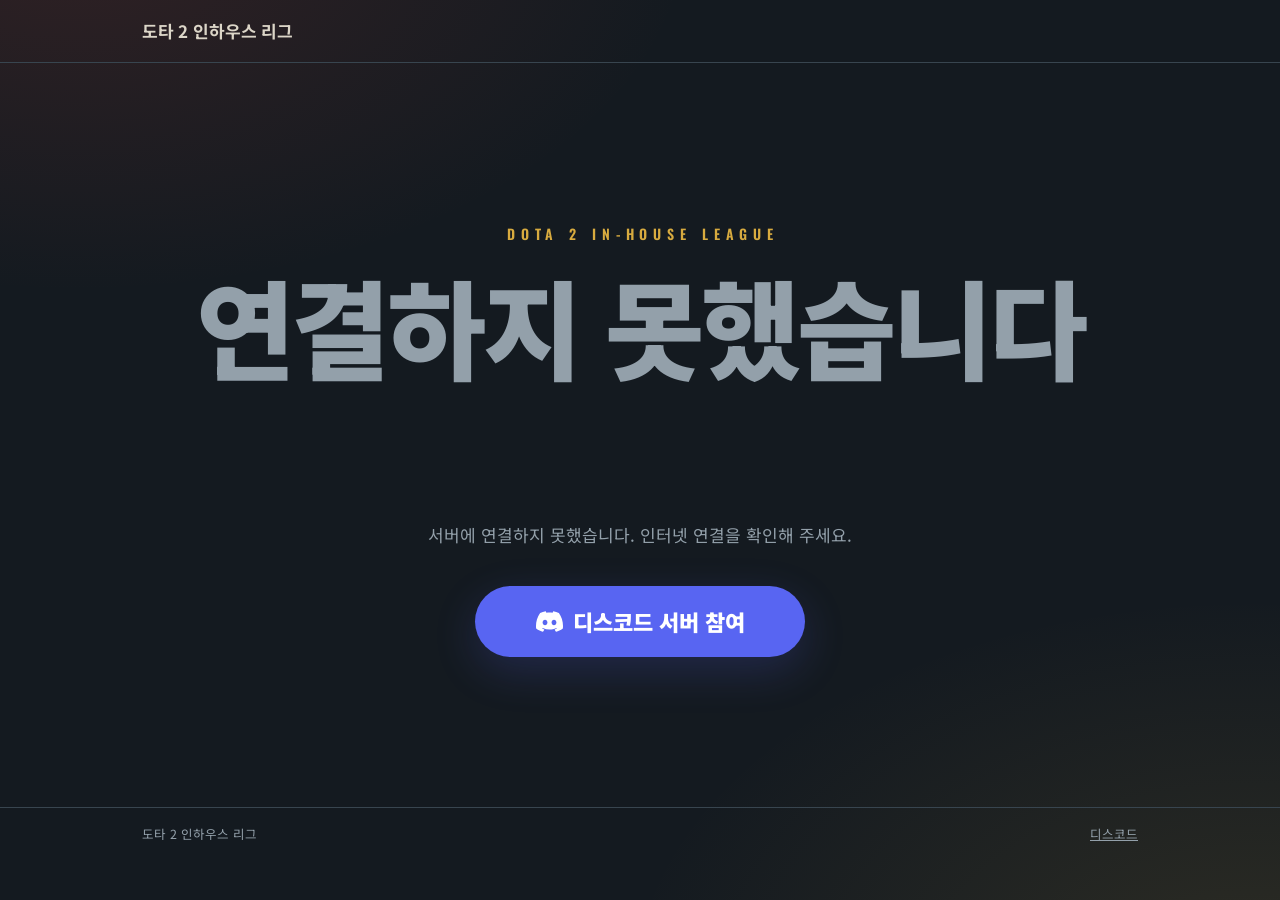
<file: index.html>
<!doctype html>
<html lang="ko">
<head>
<meta charset="utf-8">
<meta name="viewport" content="width=device-width, initial-scale=1, viewport-fit=cover">
<title>선수 등록 | 도타 2 인하우스 리그</title>
<meta name="description" content="도타 2 인하우스 리그 시즌 참가 선수 등록">
<meta name="theme-color" content="#141a20">
<link rel="preconnect" href="https://fonts.googleapis.com">
<link rel="preconnect" href="https://fonts.gstatic.com" crossorigin>
<link href="https://fonts.googleapis.com/css2?family=Oswald:wght@400;500;600&family=Noto+Sans+KR:wght@400;500;700;900&display=swap" rel="stylesheet">
<link rel="stylesheet" href="assets/site.css">
<style>
/* 첫 화면: 시즌과 모집 여부를 크게 보여 주고, 시작하기를 누르면 입력 화면으로 넘어간다 */
body.at-intro{background:
  radial-gradient(880px 520px at 6% -8%, rgba(189,68,56,.17), transparent 70%),
  radial-gradient(900px 560px at 98% 110%, rgba(216,171,63,.13), transparent 70%),
  var(--ink);background-attachment:fixed}
body.at-intro .site-head{background:transparent}
body.at-intro .site-foot{margin-top:0}
.intro{min-height:calc(100vh - 190px);min-height:calc(100dvh - 190px);display:flex;flex-direction:column;align-items:center;justify-content:center;
  text-align:center;padding:28px 0 52px}
.intro-eyebrow{margin:0 0 20px;font-family:var(--num);font-weight:600;font-size:14px;letter-spacing:.42em;text-indent:.42em;color:var(--gold)}
.intro-title{margin:0;min-height:2.24em;font-size:clamp(46px,11.5vw,108px);font-weight:900;line-height:1.12;letter-spacing:-.03em;color:#f3eee2}
.intro-title.long{font-size:clamp(36px,8.2vw,76px)}
.intro-title span{display:block}
.intro-state{color:var(--gold)}
.intro-title.closed .intro-state{color:var(--bone-dim)}
.intro-steps{list-style:none;display:flex;flex-wrap:wrap;justify-content:center;gap:8px 10px;margin:34px 0 0;padding:0;counter-reset:step;font-size:15px;font-weight:500}
.intro-steps li{counter-increment:step;display:flex;align-items:center;gap:8px}
.intro-steps li::before{content:counter(step);display:grid;place-items:center;width:24px;height:24px;border-radius:50%;
  border:1px solid var(--gold-dim);color:var(--gold);font-family:var(--num);font-size:13px}
.intro-steps li + li::after{content:"→";order:-1;color:var(--faint);margin-right:2px}
.intro-lead{margin:14px 0 0;max-width:54ch;font-size:clamp(15px,2vw,17px);color:var(--bone-dim);text-wrap:balance}
/* 시작하기와 디스코드 서버 참여: 같은 크기의 버튼을 위아래로 둔다 */
.intro-actions{display:flex;flex-direction:column;gap:12px;width:min(100%,330px);margin-top:38px}
.start{display:flex;align-items:center;justify-content:center;gap:10px;width:100%;padding:21px 20px;border:0;border-radius:999px;
  background:linear-gradient(135deg,#f6d36a,#c5942a);color:#241d09;font-size:22px;font-weight:900;line-height:1.3;text-decoration:none;
  box-shadow:0 14px 44px rgba(216,171,63,.24);transition:transform .12s,box-shadow .12s}
.start:hover{transform:translateY(-2px);box-shadow:0 20px 50px rgba(216,171,63,.32)}
.start:active{transform:translateY(1px)}
.start.discord{background:#5865f2;color:#fff;box-shadow:0 14px 44px rgba(88,101,242,.2)}
.start.discord:hover{box-shadow:0 20px 50px rgba(88,101,242,.32)}
.start.discord svg{width:27px;height:27px;flex:none}
.intro-fine{margin:18px 0 0;font-size:13px;color:var(--faint)}
.back{display:inline-block;margin:0 0 14px;font-size:13px;color:var(--bone-dim);text-decoration:none}
.back:hover{color:var(--bone)}
@media (max-width:640px){
  .intro{min-height:calc(100dvh - 230px);padding:20px 0 40px}
  .intro-eyebrow{font-size:12px;letter-spacing:.34em;text-indent:.34em}
  .intro-steps{flex-direction:column;align-items:center;gap:8px;font-size:14.5px}
  .intro-steps li + li::after{content:none}
  .intro-actions{width:100%}
}
@media (prefers-reduced-motion:reduce){ .start{transition:none} }

.reg{max-width:640px}
.state-line{margin:-14px 0 22px;font-size:14px;color:var(--bone-dim)}
/* 칸 번호는 순서대로 세어 붙인다 (칸을 더하거나 빼도 번호를 고칠 필요가 없다) */
#form{counter-reset:field}
.field{counter-increment:field;padding:18px 0;border-top:1px solid var(--line-soft)}
.field:first-of-type{border-top:0;padding-top:4px}
.field > label,.field > .label{display:flex;align-items:baseline;gap:10px;font-weight:700;font-size:15.5px;margin-bottom:8px}
.field .no{font-family:var(--num);font-weight:500;color:var(--gold);font-size:16px;min-width:14px}
.field .no::before{content:counter(field)}
.field input[type=text],.field input[type=url],.field input[type=number]{width:100%;font-size:16px;padding:11px 12px}
.field input.mmr{max-width:180px}
.help{margin:7px 0 0 24px;font-size:13px;color:var(--bone-dim)}
.ok-line{margin:7px 0 0 24px;font-size:13px;color:var(--rad)}
.warn-line{margin:7px 0 0 24px;font-size:13px;color:var(--gold)}
.err{margin:7px 0 0 24px;font-size:13.5px;color:#e58b80}
.field.has-err input{border-color:var(--dire)}
.field .body{padding-left:24px}

/* 디스코드 사용자명: 닉네임과 헷갈리지 않게, 어느 쪽을 넣는지를 입력 칸 위에 보여 준다 */
.not-nick{align-self:center;padding:1px 8px;border:1px solid var(--dire);border-radius:999px;background:var(--dire-deep);color:#f0b1a8;font-size:12px;font-weight:700;white-space:nowrap}
.dc-guide{margin:0 0 10px;padding:12px 14px;border:1px solid var(--line);border-radius:4px;background:var(--ink)}
.dc-lead{margin:0 0 10px;font-size:13.5px;color:var(--bone)}
.dc-lead b{color:var(--gold)}
.dc-names{list-style:none;margin:0;padding:0;display:grid;gap:6px}
.dc-names li{display:flex;align-items:center;gap:10px;padding:8px 10px;border-radius:3px;border:1px solid var(--line-soft);font-size:14px}
.dc-names .mark{flex:none;width:22px;height:22px;display:grid;place-items:center;border-radius:50%;font-size:13px;font-weight:700}
.dc-names .what{flex:1;min-width:0;font-weight:700}
.dc-names .what small{display:block;font-size:12px;font-weight:400;color:var(--bone-dim)}
.dc-names .val{flex:none;max-width:48%;overflow:hidden;text-overflow:ellipsis;white-space:nowrap}
.dc-names .bad{color:var(--bone-dim)}
.dc-names .bad .mark{background:var(--dire-deep);color:#f0b1a8}
.dc-names .bad .val{text-decoration:line-through;text-decoration-color:var(--dire)}
.dc-names .good{border-color:var(--rad);background:rgba(121,166,60,.08)}
.dc-names .good .mark{background:var(--rad);color:#10160a}
.dc-names .good .val{font-family:ui-monospace,Consolas,monospace;font-weight:700;color:#cfe3a8}
.dc-where{margin:10px 0 0;font-size:13px;color:var(--bone-dim)}
.dc-where b{color:var(--bone);font-weight:500}

/* 포지션 순서: 끌어서 위아래로 옮긴다. 맨 위가 1지망 */
.ranks{list-style:none;margin:0;padding:0;max-width:440px;display:flex;flex-direction:column;gap:8px;position:relative;
  counter-reset:rank;user-select:none;-webkit-user-select:none}
.rank{counter-increment:rank;display:flex;align-items:center;gap:10px;min-height:52px;padding:0 4px 0 14px;
  background:var(--ink);border:1px solid var(--line);border-radius:4px;cursor:grab}
.rank .rk{font-family:var(--num);font-size:14px;color:var(--faint);min-width:44px}
.rank .rk::before{content:counter(rank) "지망"}
.rank .nm{font-weight:700;font-size:15.5px}
.rank .sub{font-size:12px;color:var(--bone-dim)}
.rank .grip{margin-left:auto;width:44px;height:44px;display:grid;place-items:center;background:none;border:0;border-radius:3px;
  color:var(--faint);cursor:grab;touch-action:none}
.rank:hover{border-color:var(--bone-dim)}
.rank:hover .grip{color:var(--bone-dim)}
.rank:first-child{border-color:var(--gold);background:#2b2616}
.rank:first-child .rk{color:var(--gold)}
.rank.dragging{position:relative;z-index:2;cursor:grabbing;border-color:var(--gold);background:#2b2616;box-shadow:0 8px 22px rgba(0,0,0,.45)}
.rank.dragging .grip{cursor:grabbing;color:var(--gold)}
.order{display:flex;flex-wrap:wrap;align-items:center;gap:6px 10px;margin-top:12px;font-size:14px;min-height:26px}
.order .set{color:var(--rad)}
.order .empty{color:var(--faint)}
.linkbtn{background:none;border:0;padding:0;color:var(--bone-dim);text-decoration:underline;text-underline-offset:3px;font-size:13px}
.linkbtn:hover{color:var(--bone)}

.confirm{display:flex;gap:10px;align-items:flex-start;margin:20px 0 0;padding:14px 16px;border:1px solid var(--line);border-radius:4px;background:var(--ink-2);cursor:pointer}
.confirm input{margin-top:5px;width:17px;height:17px;accent-color:var(--gold);flex:none}
.confirm .warn{display:block;margin-top:4px;font-size:13.5px;color:var(--bone-dim)}
.actions{display:flex;flex-wrap:wrap;gap:12px;align-items:center;margin-top:20px}
.actions .btn.gold{padding:12px 26px;font-size:16px}
.form-err{margin-top:16px}
.hp{position:absolute;left:-9999px;width:1px;height:1px;overflow:hidden}

.done h2{font-size:20px;margin:0 0 8px}
.done p{margin:0 0 10px;color:var(--bone-dim);max-width:56ch}
.done .actions{margin-top:18px}
@media (max-width:640px){
  .help,.ok-line,.warn-line,.err{margin-left:0}
  .field .body{padding-left:0}
}
</style>
</head>
<body>
<header id="site-head"></header>

<main class="wrap">
  <section class="intro" id="intro">
    <p class="intro-eyebrow">DOTA 2 IN-HOUSE LEAGUE</p>
    <h1 class="intro-title" id="introTitle"><span id="introSeason" hidden></span><span class="intro-state" id="introState"></span></h1>
    <ol class="intro-steps" id="introSteps" hidden>
      <li>정보 입력</li>
      <li>리그 관리자 승인</li>
      <li>디스코드에서 내전 참여</li>
    </ol>
    <p class="intro-lead" id="introLead">등록 상태를 확인하고 있습니다.</p>
    <div class="intro-actions">
      <button class="start" type="button" id="btnStart" hidden>시작하기</button>
      <a class="start discord" id="introDiscord" target="_blank" rel="noopener" hidden>
        <svg viewBox="0 0 24 24" fill="currentColor" aria-hidden="true"><path d="M20.317 4.3698a19.7913 19.7913 0 00-4.8851-1.5152.0741.0741 0 00-.0785.0371c-.211.3753-.4447.8648-.6083 1.2495-1.8447-.2762-3.68-.2762-5.4868 0-.1636-.3933-.4058-.8742-.6177-1.2495a.077.077 0 00-.0785-.037 19.7363 19.7363 0 00-4.8852 1.515.0699.0699 0 00-.0321.0277C.5334 9.0458-.319 13.5799.0992 18.0578a.0824.0824 0 00.0312.0561c2.0528 1.5076 4.0413 2.4228 5.9929 3.0294a.0777.0777 0 00.0842-.0276c.4616-.6304.8731-1.2952 1.226-1.9942a.076.076 0 00-.0416-.1057c-.6528-.2476-1.2743-.5495-1.8722-.8923a.077.077 0 01-.0076-.1277c.1258-.0943.2517-.1923.3718-.2914a.0743.0743 0 01.0776-.0105c3.9278 1.7933 8.18 1.7933 12.0614 0a.0739.0739 0 01.0785.0095c.1202.099.246.1981.3728.2924a.077.077 0 01-.0066.1276 12.2986 12.2986 0 01-1.873.8914.0766.0766 0 00-.0407.1067c.3604.698.7719 1.3628 1.225 1.9932a.076.076 0 00.0842.0286c1.961-.6067 3.9495-1.5219 6.0023-3.0294a.077.077 0 00.0313-.0552c.5004-5.177-.8382-9.6739-3.5485-13.6604a.061.061 0 00-.0312-.0286zM8.02 15.3312c-1.1825 0-2.1569-1.0857-2.1569-2.419 0-1.3332.9555-2.4189 2.157-2.4189 1.2108 0 2.1757 1.0952 2.1568 2.419 0 1.3332-.9555 2.4189-2.1569 2.4189zm7.9748 0c-1.1825 0-2.1569-1.0857-2.1569-2.419 0-1.3332.9554-2.4189 2.1569-2.4189 1.2108 0 2.1757 1.0952 2.1568 2.419 0 1.3332-.946 2.4189-2.1568 2.4189z"/></svg>
        디스코드 서버 참여
      </a>
    </div>
    <p class="intro-fine" id="introFine" hidden>이미 승인된 선수는 시즌이 바뀌어도 다시 등록하지 않습니다.</p>
  </section>

  <div class="reg" id="reg" hidden>
    <a class="back" href="#">← 처음 화면</a>
    <h1 class="page-title">선수 등록</h1>
    <p class="page-lead">시즌에 참가하려면 아래 내용을 입력해 주세요. 리그 관리자가 승인하기 전까지는 같은 스팀 프로필로 다시 제출해 정보를 고칠 수 있습니다. 한 번 승인되면 시즌이 바뀌어도 다시 등록하지 않습니다.</p>
    <p class="state-line" id="stateLine" hidden></p>

    <div class="notice" id="loading">등록 상태를 확인하고 있습니다.</div>
    <div class="notice bad" id="blocked" hidden></div>

    <form class="panel" id="form" novalidate hidden>
      <div class="field" data-f="nickname">
        <label for="nickname"><span class="no"></span>닉네임</label>
        <div class="body">
          <input type="text" id="nickname" name="nickname" maxlength="20" autocomplete="nickname" required>
        </div>
        <p class="help">순위표와 팀 편성에 이 이름으로 나옵니다. 도타 2에서 쓰는 닉네임을 권합니다. 다른 선수가 쓰고 있거나 지난 시즌에 쓰던 닉네임은 쓸 수 없습니다.</p>
        <p class="err" hidden></p>
      </div>

      <div class="field" data-f="steam">
        <label for="steam"><span class="no"></span>스팀 프로필 주소</label>
        <div class="body">
          <input type="url" id="steam" name="steam" inputmode="url" autocomplete="off" placeholder="https://steamcommunity.com/profiles/7656…" required>
        </div>
        <p class="help">스팀에서 내 프로필을 열고 주소를 복사해 붙여넣으세요. 앱에서는 프로필 화면 빈 곳을 오른쪽 클릭해 "페이지 URL 복사"를 고르면 됩니다.</p>
        <p class="ok-line" hidden></p>
        <p class="err" hidden></p>
      </div>

      <div class="field" data-f="discord">
        <label for="discord"><span class="no"></span>디스코드 사용자명 <span class="not-nick">닉네임 아님</span></label>
        <div class="body">
          <!-- 닉네임을 적어 내는 선수가 많아서(운영자가 2026-10-08에 알려 옴) 무엇을 넣는지를 입력 칸보다 먼저, 그림처럼 보여 준다 -->
          <div class="dc-guide" id="dcGuide">
            <p class="dc-lead">디스코드에는 이름이 두 가지 있습니다. 닉네임이 아니라 <b>사용자명</b>을 넣어 주세요.</p>
            <ul class="dc-names">
              <li class="bad"><span class="mark" aria-hidden="true">✕</span><span class="what">닉네임 <small>표시 이름, 서버 별명</small></span><span class="val">도타왕 김씨</span></li>
              <li class="good"><span class="mark" aria-hidden="true">✓</span><span class="what">사용자명 <small>아이디</small></span><span class="val">dota_kim</span></li>
            </ul>
            <p class="dc-where">확인하는 곳: 디스코드 <b>설정(톱니바퀴) → 내 계정 → 사용자명</b></p>
          </div>
          <input type="text" id="discord" name="discord" autocomplete="off" autocapitalize="none" spellcheck="false" placeholder="예) dota_kim" aria-describedby="dcGuide" required>
        </div>
        <p class="ok-line" hidden></p>
        <p class="warn-line" hidden></p>
        <p class="help">사용자명은 영문 소문자, 숫자, 밑줄(_), 마침표(.)로만 되어 있습니다. 한글이나 띄어쓰기가 들어 있으면 닉네임입니다. 이 사용자명으로 디스코드에서 리그 선수 역할을 드리고 내전의 팀을 짭니다. 숫자로 된 사용자 ID를 넣어도 됩니다.</p>
        <p class="err" hidden></p>
      </div>

      <div class="field" data-f="mmr">
        <label for="mmr"><span class="no"></span>현재 MMR</label>
        <div class="body">
          <input type="number" class="mmr num" id="mmr" name="mmr" inputmode="numeric" min="0" max="15000" step="1" required>
        </div>
        <p class="help">도타 2 랭크 게임 화면에 보이는 지금 MMR을 그대로 넣어 주세요. 인하우스 MMR은 이 값에서 시작합니다.</p>
        <p class="err" hidden></p>
      </div>

      <div class="field" data-f="peak">
        <label for="peak"><span class="no"></span>최고 MMR</label>
        <div class="body">
          <input type="number" class="mmr num" id="peak" name="peak" inputmode="numeric" min="0" max="15000" step="1" required>
        </div>
        <p class="help">도타 2를 하면서 가장 높았던 MMR입니다. 참고용으로만 쓰이며, 인하우스 MMR은 현재 MMR을 기준으로 정해집니다.</p>
        <p class="err" hidden></p>
      </div>

      <div class="field" data-f="prefs">
        <div class="label" id="prefsLabel"><span class="no"></span>포지션 순서</div>
        <div class="body">
          <p class="help" style="margin:0 0 12px">하고 싶은 포지션이 위로 오도록 끌어서 순서를 바꾸세요. 맨 위가 1지망입니다. 휴대폰에서는 오른쪽 손잡이를 잡고 끕니다. 서폿은 4번과 5번을 함께 뜻하며, 둘 중 어디를 맡을지는 팀을 짤 때 정해집니다.</p>
          <ol class="ranks" id="ranks" aria-labelledby="prefsLabel"></ol>
          <div class="order" id="order" aria-live="polite"></div>
        </div>
        <p class="err" hidden></p>
      </div>

      <label class="confirm">
        <input type="checkbox" id="mine">
        <span>부계정이나 다른 사람 계정이 아닌, 본인의 본계정으로 등록합니다.
          <span class="warn">위반 시 현재 및 향후 시즌 참여 제한 등의 조치가 취해질 수 있습니다.</span></span>
      </label>

      <div class="hp" aria-hidden="true">
        <label>웹사이트 <input type="text" id="website" tabindex="-1" autocomplete="off"></label>
      </div>

      <div class="notice bad form-err" id="formErr" hidden></div>
      <div class="actions">
        <button class="btn gold" type="submit" id="submit">등록하기</button>
      </div>
    </form>

    <section class="panel done" id="done" hidden>
      <h2 id="doneTitle">등록을 마쳤습니다</h2>
      <p id="doneBack" hidden></p>
      <p>리그 관리자가 확인한 뒤 디스코드에서 리그 선수 역할을 드립니다. 내전 모집 공지는 디스코드로만 나가니 서버에 들어와 알림을 켜 두세요.</p>
      <p>승인 전에는 같은 스팀 프로필로 다시 제출해 정보를 고칠 수 있습니다. 승인된 뒤에 바꿀 내용이 생기면 리그 관리자에게 알려 주세요.</p>
      <div class="actions">
        <a class="btn gold" id="doneInvite" target="_blank" rel="noopener" hidden>디스코드 서버 참여</a>
        <button class="btn ghost" type="button" id="again">입력한 정보 고치기</button>
      </div>
    </section>
  </div>
</main>

<footer id="site-foot"></footer>

<script src="config.js"></script>
<script src="assets/site.js?v=17"></script>
<script>
(function(){
  const {L, api, mountChrome, setSeason, PREF_LABEL} = window.Site;
  const $ = s => document.querySelector(s);
  mountChrome('register');

  /* ---------- 포지션 순서: 끌어서 위아래로 옮긴다 ---------- */
  const SUB = ['', '1번', '2번', '3번', '4·5번'];
  const GRIP = '<svg width="16" height="16" viewBox="0 0 16 16" fill="currentColor" aria-hidden="true">' +
    [3, 8, 13].map(y => '<circle cx="5" cy="' + y + '" r="1.4"/><circle cx="11" cy="' + y + '" r="1.4"/>').join('') + '</svg>';
  const ranks = $('#ranks');
  const calm = window.matchMedia('(prefers-reduced-motion: reduce)').matches;
  let order = [1, 2, 3, 4];             // 위에서부터 지망 순서대로 포지션 번호(1~4)
  let orderSet = false;                 // 한 번이라도 옮겼거나 "그대로 할게요"를 눌렀는지. 처음 순서가 무심코 제출되는 것을 막는다

  ranks.innerHTML = order.map(n =>
    '<li class="rank" data-n="' + n + '"><span class="rk" aria-hidden="true"></span>' +
    '<span class="nm">' + PREF_LABEL[n] + '</span><span class="sub">' + SUB[n] + '</span>' +
    '<button type="button" class="grip" title="끌어서 옮기기">' + GRIP + '</button></li>').join('');

  function syncPrefs(){
    order = [...ranks.children].map(li => Number(li.dataset.n));
    [...ranks.children].forEach((li, i) => li.querySelector('.grip').setAttribute('aria-label',
      PREF_LABEL[order[i]] + ', 지금 ' + (i + 1) + '지망. 위아래 화살표 키로 순서를 바꿉니다'));
    $('#order').innerHTML = orderSet
      ? '<span class="set">' + order.map((n, i) => (i + 1) + '지망 ' + PREF_LABEL[n]).join(', ') + '</span>'
      : '<span class="empty">아직 순서를 정하지 않았습니다.</span> <button type="button" class="linkbtn" id="keepOrder">지금 순서 그대로 할게요</button>';
  }
  function settle(){
    orderSet = true;
    syncPrefs();
    clearErr('prefs');
  }
  $('#order').addEventListener('click', e => {
    if(e.target.id !== 'keepOrder') return;
    settle();
    ranks.querySelector('.grip').focus();
  });

  // 줄을 옮긴 뒤, 자리가 바뀐 줄들이 순간 이동하지 않고 미끄러지게 한다. skip은 손에 잡혀 있는 줄
  function reflow(move, skip){
    const rows = [...ranks.children].filter(li => li !== skip);
    const from = rows.map(li => li.getBoundingClientRect().top);
    move();
    if(calm) return;
    const moved = rows.filter((li, i) => {
      const dy = from[i] - li.getBoundingClientRect().top;
      if(!dy) return false;
      li.style.transition = 'none';
      li.style.transform = 'translateY(' + dy + 'px)';
      return true;
    });
    ranks.offsetHeight;                 // 옮기기 전 위치를 한 번 그려 놓아야 아래 변화가 움직임으로 보인다
    moved.forEach(li => { li.style.transition = 'transform .14s'; li.style.transform = ''; });
  }

  let drag = null;
  ranks.addEventListener('pointerdown', e => {
    const row = e.target.closest('.rank');
    // 터치는 손잡이를 잡았을 때만 끈다. 줄의 다른 곳을 쓸면 화면이 그대로 스크롤된다
    if(!row || e.button !== 0 || (e.pointerType !== 'mouse' && !e.target.closest('.grip'))) return;
    e.preventDefault();
    if(drag) drop({pointerId: drag.id});          // 앞선 끌기가 끝나지 않은 채 남아 있으면 먼저 정리한다
    drag = {row, id: e.pointerId, grab: e.clientY - row.getBoundingClientRect().top, was: order.join()};
    try{ ranks.setPointerCapture(e.pointerId); }catch(err){ /* 잡지 못해도 목록 안에서는 그대로 끌 수 있다 */ }
    row.style.transition = 'none';
    row.classList.add('dragging');
  });
  ranks.addEventListener('pointermove', e => {
    if(!drag || e.pointerId !== drag.id) return;
    const row = drag.row, h = row.offsetHeight;
    const y = Math.max(0, Math.min(ranks.clientHeight - h, e.clientY - ranks.getBoundingClientRect().top - drag.grab));
    // 잡힌 줄의 가장자리가 옆 줄의 가운데를 넘으면 자리를 바꾼다. 빨리 끌면 한 번에 여러 줄을 지나갈 수 있다.
    // 잡힌 줄은 그대로 두고 옆 줄을 옮긴다
    for(;;){
      const next = row.nextElementSibling, prev = row.previousElementSibling;
      if(next && y + h > next.offsetTop + next.offsetHeight / 2) reflow(() => ranks.insertBefore(next, row), row);
      else if(prev && y < prev.offsetTop + prev.offsetHeight / 2) reflow(() => ranks.insertBefore(prev, row.nextElementSibling), row);
      else break;
    }
    row.style.transform = 'translateY(' + (y - row.offsetTop) + 'px)';
  });
  function drop(e){
    if(!drag || e.pointerId !== drag.id) return;
    const row = drag.row, changed = drag.was !== [...ranks.children].map(li => li.dataset.n).join();
    drag = null;
    row.classList.remove('dragging');
    row.style.transition = calm ? 'none' : 'transform .12s';
    row.style.transform = '';
    if(changed) settle();
  }
  ranks.addEventListener('pointerup', drop);
  ranks.addEventListener('pointercancel', e => {
    // 끌다가 끊기면(전화가 오는 등) 끌기 전 순서로 되돌린다
    if(drag && e.pointerId === drag.id) drag.was.split(',').forEach(n => ranks.appendChild(ranks.querySelector('[data-n="' + n + '"]')));
    drop(e);
  });
  ranks.addEventListener('keydown', e => {
    const row = e.target.closest('.grip') && e.target.closest('.rank');
    if(!row || (e.key !== 'ArrowUp' && e.key !== 'ArrowDown')) return;
    e.preventDefault();
    const prev = row.previousElementSibling, next = row.nextElementSibling;
    // 초점이 손잡이에 그대로 남도록, 누른 줄이 아니라 옆 줄을 옮긴다
    if(e.key === 'ArrowUp' && prev) reflow(() => ranks.insertBefore(prev, next));
    else if(e.key === 'ArrowDown' && next) reflow(() => ranks.insertBefore(next, row));
    else return;
    settle();
  });

  /* ---------- 입력 확인 (서버와 같은 기준) ---------- */
  function parseSteam(v){
    const s = v.trim();
    let m = s.match(/^(?:https?:\/\/)?(?:www\.)?steamcommunity\.com\/profiles\/(7656\d{13})\/?(?:[?#].*)?$/i) || s.match(/^(7656\d{13})$/);
    if(m) return {text: '숫자 ID ' + m[1] + ' 주소입니다. 등록할 때 스팀에서 확인합니다.'};
    m = s.match(/^(?:https?:\/\/)?(?:www\.)?steamcommunity\.com\/id\/([A-Za-z0-9_-]{2,64})\/?(?:[?#].*)?$/i);
    if(m) return {text: '사용자 지정 주소 ' + m[1] + '입니다. 등록할 때 스팀에서 확인합니다.'};
    return null;
  }
  const normDiscord = v => v.trim().replace(/^@/, '').toLowerCase();
  const discordOk = s => /^\d{17,20}$/.test(s) || (/^[a-z0-9_.]{2,32}$/.test(s) && !/\.\./.test(s));
  const checks = {
    nickname: v => !v.trim() ? '닉네임을 넣어 주세요' : v.trim().length > 20 ? '닉네임은 20자 이내로 넣어 주세요' : '',
    steam: v => !v.trim() ? '스팀 프로필 주소를 넣어 주세요' : parseSteam(v) ? '' :
      'steamcommunity.com/profiles/숫자 또는 steamcommunity.com/id/이름 모양의 주소를 넣어 주세요',
    discord: v => {
      const s = normDiscord(v);
      if(!s) return '디스코드 사용자명을 넣어 주세요';
      if(discordOk(s)) return '';
      if(/#\d{4}$/.test(s)) return '이름#1234 모양은 이제 쓰이지 않습니다. 디스코드 프로필에 보이는 지금 사용자명을 넣어 주세요.';
      // 한글이나 띄어쓰기처럼 사용자명에 올 수 없는 글자가 있으면 닉네임을 적은 것이다
      if(/[^\x21-\x7e]/.test(s)) return '닉네임을 넣으신 것 같습니다. 사용자명에는 한글이나 띄어쓰기가 없습니다. 디스코드 설정 → 내 계정에서 사용자명을 확인해 주세요.';
      return '사용자명은 영문 소문자, 숫자, 밑줄(_), 마침표(.)로 된 2~32자입니다. 닉네임이 아니라 디스코드 설정 → 내 계정의 사용자명을 넣어 주세요.';
    },
    mmr: v => {
      if(String(v).trim() === '') return 'MMR을 넣어 주세요';
      const n = Number(v);
      return Number.isInteger(n) && n >= 0 && n <= 15000 ? '' : 'MMR은 0부터 15000 사이의 정수로 넣어 주세요';
    },
    peak: v => {
      if(String(v).trim() === '') return '최고 MMR을 넣어 주세요. 지금이 가장 높다면 현재 MMR과 같은 값을 넣으면 됩니다.';
      const n = Number(v);
      if(!(Number.isInteger(n) && n >= 0 && n <= 15000)) return '최고 MMR은 0부터 15000 사이의 정수로 넣어 주세요';
      // 현재 MMR 칸이 제대로 채워져 있을 때만 견준다
      const now = $('#mmr').value;
      return !checks.mmr(now) && n < Number(now) ? '최고 MMR은 현재 MMR보다 낮을 수 없습니다. 지금이 가장 높다면 현재 MMR과 같은 값을 넣어 주세요.' : '';
    }
  };
  function fieldEl(name){ return document.querySelector('.field[data-f="' + name + '"]'); }
  function setErr(name, msg){
    const f = fieldEl(name);
    const p = f.querySelector('.err');
    p.textContent = msg; p.hidden = !msg;
    f.classList.toggle('has-err', !!msg);
    // 오류와 "확인합니다" 안내가 함께 보이지 않게
    if(msg) f.querySelectorAll('.ok-line, .warn-line').forEach(el => { el.hidden = true; });
    const input = f.querySelector('input');
    if(input){
      if(msg){ input.setAttribute('aria-invalid', 'true'); }
      else input.removeAttribute('aria-invalid');
    }
  }
  const clearErr = name => setErr(name, '');
  Object.keys(checks).forEach(name => {
    const input = document.getElementById(name);
    input.addEventListener('blur', () => { if(input.value) setErr(name, checks[name](input.value)); });
    input.addEventListener('input', () => { if(fieldEl(name).classList.contains('has-err')) setErr(name, checks[name](input.value)); });
  });
  $('#steam').addEventListener('input', () => {
    const r = parseSteam($('#steam').value);
    const ok = fieldEl('steam').querySelector('.ok-line');
    ok.textContent = r ? r.text : ''; ok.hidden = !r;
  });
  // 디스코드: 받아들일 수 있는 값이면 어떤 계정으로 등록되는지 되짚어 보여 준다. 영문 닉네임은 모양만으로는 사용자명과 가릴 수 없어서,
  // 본인이 프로필과 한 번 더 견줘 보게 하는 것이다. 대문자가 섞여 있으면(사용자명에는 대문자가 없다) 닉네임일 수 있다고 알린다
  function echoDiscord(){
    const f = fieldEl('discord'), raw = $('#discord').value.trim().replace(/^@/, ''), s = raw.toLowerCase();
    const ok = f.querySelector('.ok-line'), warn = f.querySelector('.warn-line');
    const fine = discordOk(s) && !f.classList.contains('has-err');
    ok.textContent = !fine ? '' : /^\d+$/.test(s) ? '숫자로 된 사용자 ID로 등록합니다.'
      : '@' + s + ' 계정으로 등록합니다. 디스코드 설정 → 내 계정의 사용자명과 글자 하나까지 같은지 확인해 주세요.';
    ok.hidden = !fine;
    const caps = fine && /[A-Z]/.test(raw);
    warn.textContent = caps ? '대문자가 섞여 있습니다. 사용자명에는 대문자가 없으니, 닉네임을 넣은 것은 아닌지 확인해 주세요.' : '';
    warn.hidden = !caps;
  }
  $('#discord').addEventListener('input', echoDiscord);
  $('#discord').addEventListener('blur', echoDiscord);
  // 현재 MMR을 고치면 최고 MMR과의 앞뒤가 달라질 수 있으니 그 칸도 다시 본다
  $('#mmr').addEventListener('input', () => { if($('#peak').value) setErr('peak', checks.peak($('#peak').value)); });

  /* ---------- 보내기 ---------- */
  function showForm(){
    $('#loading').hidden = true; $('#blocked').hidden = true;
    $('#done').hidden = true; $('#form').hidden = false;
  }
  function block(html){
    $('#loading').hidden = true; $('#form').hidden = true; $('#done').hidden = true;
    $('#blocked').innerHTML = html; $('#blocked').hidden = false;
  }
  // r.returning: 지난 시즌에 승인됐던 선수라 서버가 MMR을 이어받게 했다. 적어 낸 현재 MMR은 쓰이지 않으므로 그 사실을 알려 준다
  function showDone(r){
    $('#doneTitle').textContent = r.updated ? '등록 정보를 고쳤습니다' : '등록을 마쳤습니다';
    let back = '';
    if(r.returning){
      const season = r.from || '지난 시즌';
      back = r.updated ? '지난 시즌에서 이어받은 MMR ' + r.mmr + '은 그대로 두고, 닉네임과 포지션 순서, 최고 MMR만 고쳤습니다.'
        : r.inhouse ? season + '에 참가한 선수로 확인했습니다. 인하우스 MMR은 그 시즌이 끝났을 때의 ' + r.mmr + '에서 이어집니다. 방금 적은 현재 MMR은 쓰지 않습니다.'
        : season + '에 승인된 선수로 확인했습니다. MMR은 그때 등록한 ' + r.mmr + '에서 이어집니다. 방금 적은 현재 MMR은 쓰지 않습니다.';
    }
    $('#doneBack').textContent = back; $('#doneBack').hidden = !back;
    $('#form').hidden = true; $('#done').hidden = false;
    $('#done').scrollIntoView({block: 'start', behavior: 'smooth'});
    $('#doneTitle').setAttribute('tabindex', '-1'); $('#doneTitle').focus({preventScroll: true});
  }
  function inviteHtml(){
    return L.discordInvite ? '<p><a href="' + Site.esc(L.discordInvite) + '" target="_blank" rel="noopener">디스코드 서버 참여</a></p>' : '';
  }

  $('#form').addEventListener('submit', async e => {
    e.preventDefault();
    $('#formErr').hidden = true;
    let first = null;
    Object.keys(checks).filter(name => !fieldEl(name).hidden).forEach(name => {
      const msg = checks[name](document.getElementById(name).value);
      setErr(name, msg);
      if(msg && !first) first = document.getElementById(name);
    });
    if(!orderSet){
      setErr('prefs', '포지션 순서를 정해 주세요. 지금 순서가 맞으면 "지금 순서 그대로 할게요"를 눌러 주세요.');
      if(!first) first = $('#ranks .grip');
    }
    if(first){ first.focus(); return; }
    if(!$('#mine').checked){
      $('#formErr').innerHTML = '<p>본인의 본계정으로 등록하는지 확인하는 칸에 표시해 주세요.</p>';
      $('#formErr').hidden = false; $('#mine').focus();
      return;
    }

    const btn = $('#submit');
    btn.disabled = true; btn.textContent = '보내는 중';
    try{
      const r = await api.post({
        action: 'register',
        nickname: $('#nickname').value.trim(),
        steam: $('#steam').value.trim(),
        discord: normDiscord($('#discord').value),
        mmr: Number($('#mmr').value),
        peak: fieldEl('peak').hidden ? undefined : Number($('#peak').value),
        prefs: order.slice(),
        website: $('#website').value
      });
      showDone(r);
    }catch(err){
      if(err.code === 'closed'){ block('<p>지금은 선수 등록 기간이 아닙니다.</p>' + inviteHtml()); return; }
      if(['nickname','steam','discord','mmr','peak','prefs'].includes(err.code)){
        setErr(err.code, err.message);
        const el = err.code === 'prefs' ? $('#ranks .grip') : document.getElementById(err.code);
        el.focus();
      }else{
        // code 가 없는 오류는 답을 받지 못한 것이다. 등록은 서버에 들어갔을 수도 있으니, 다시 내면 어떻게 되는지 알려 준다
        $('#formErr').innerHTML = '<p>' + Site.esc(err.message) + '</p>' + (err.code ? '' :
          '<p>등록이 접수됐는지는 확인하지 못했습니다. 30초쯤 뒤에 같은 내용으로 한 번 더 제출해 주세요. 이미 접수됐다면 같은 등록을 고친 것으로 처리됩니다.</p>');
        $('#formErr').hidden = false;
      }
    }finally{
      btn.disabled = false; btn.textContent = '등록하기';
    }
  });
  $('#again').addEventListener('click', () => { showForm(); $('#nickname').focus(); });

  /* ---------- 첫 화면과 입력 화면 ---------- */
  // 첫 화면에는 시즌과 모집 여부를 크게 보이고, 시작하기를 누르면 입력 화면으로 넘어간다.
  // 주소 끝의 #form 으로 두 화면을 가르므로 브라우저의 뒤로 가기가 그대로 통한다.
  let regOpen = false;                  // 서버가 등록을 받고 있는지. 상태를 받은 뒤에 정해지고, 닫혀 있으면 입력 화면으로 넘어가지 않는다
  function route(){
    const form = regOpen && location.hash === '#form';
    $('#intro').hidden = form;
    $('#reg').hidden = !form;
    document.body.classList.toggle('at-intro', !form);
  }
  function intro(season, state, lead, closed){
    $('#introSeason').textContent = season || '';
    $('#introSeason').hidden = !season;
    $('#introState').textContent = state;
    $('#introTitle').className = 'intro-title' + (closed ? ' closed' : '') + ((season || '').length > 7 ? ' long' : '');
    $('#introLead').textContent = lead;
  }
  window.addEventListener('hashchange', () => { route(); window.scrollTo(0, 0); });
  $('#btnStart').addEventListener('click', () => { location.hash = 'form'; });

  /* ---------- 시작 ---------- */
  // 디스코드 서버 참여 버튼은 첫 화면의 시작하기 바로 아래에 늘 보인다 (등록이 닫혀 있을 때도). 초대 링크를 정하지 않았으면 감춘다
  if(L.discordInvite){
    $('#doneInvite').href = L.discordInvite; $('#doneInvite').hidden = false;
    $('#introDiscord').href = L.discordInvite; $('#introDiscord').hidden = false;
  }
  syncPrefs();
  route();
  if(!api.ready){
    intro('', '준비 중입니다', '등록 서버가 아직 연결되지 않았습니다. 리그 관리자: config.js의 apiUrl에 Apps Script 웹 앱 주소를 넣어 주세요.', true);
    return;
  }
  api.get('status').then(s => {
    setSeason(s.season);
    if(!s.open){
      intro(s.season, '모집 마감', '지금은 선수 등록 기간이 아닙니다. 다음 시즌 등록이 열리면 디스코드에서 알려 드립니다.', true);
      return;
    }
    regOpen = true;
    // 모집 종료 날짜(서버 버전 16): 그날 0시에 닫히므로 전날까지 받는다
    const until = s.regClose && window.Site.dayStart(s.regClose) > Date.now() ? ' 등록은 ' + window.Site.dayBefore(s.regClose) + '까지 받습니다.' : '';
    intro(s.season, '선수 모집 중', '닉네임, 스팀 프로필, 디스코드, MMR, 포지션 순서만 적으면 됩니다. 1분이면 충분합니다.' + until);
    $('#introSteps').hidden = false; $('#btnStart').hidden = false; $('#introFine').hidden = false;
    $('#stateLine').textContent = (s.season ? s.season + ' ' : '') + '선수 등록을 받고 있습니다.' + until;
    $('#stateLine').hidden = false;
    // 최고 MMR은 서버 버전 7부터 저장한다. 서버가 아직 예전 버전이면 적어도 남지 않으므로 칸을 보이지 않는다
    fieldEl('peak').hidden = !((s.version || 0) >= 7);
    showForm();
    route();
  }).catch(err => {
    intro('', '연결하지 못했습니다', err.message, true);
  });
})();
</script>
</body>
</html>
</file>
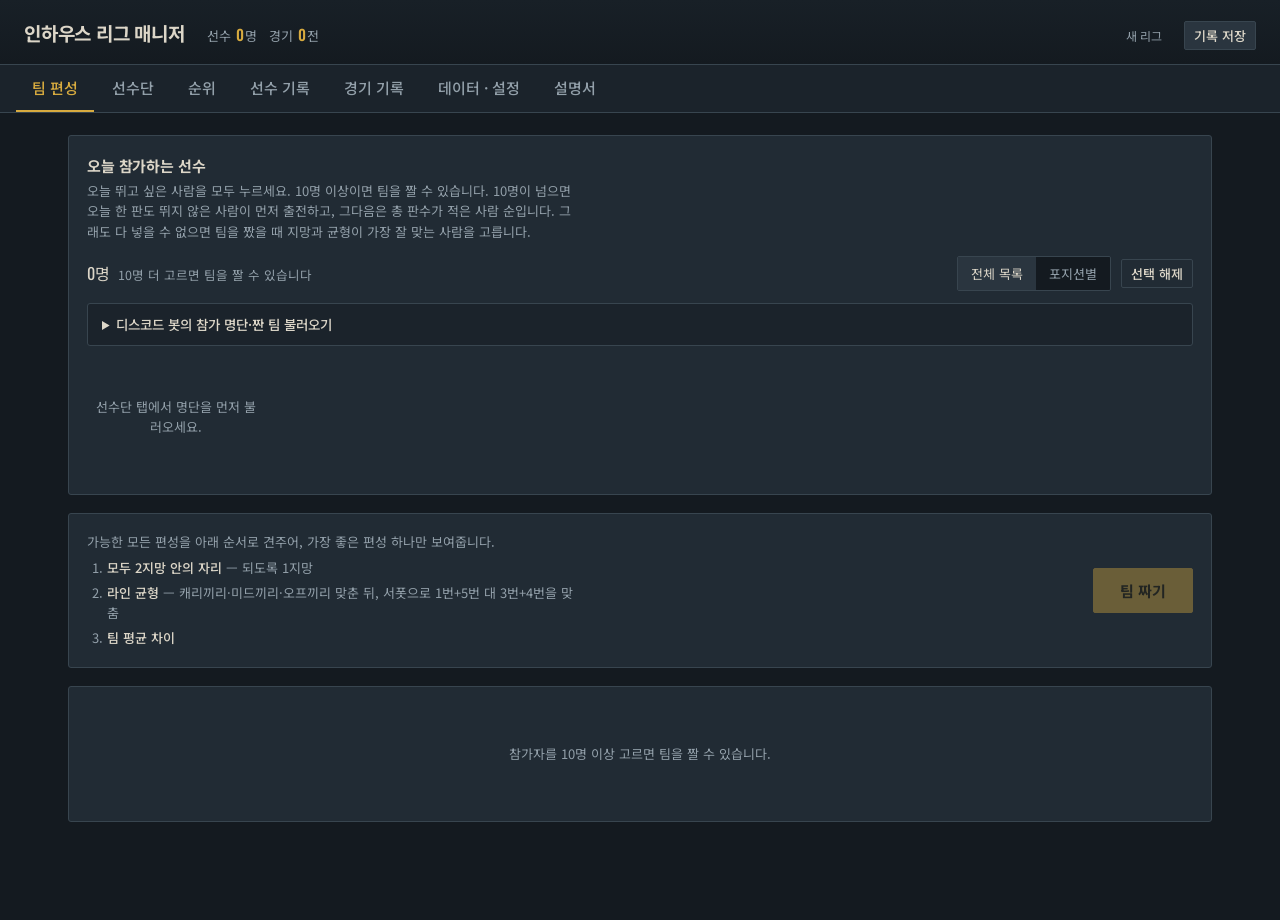
<file: manager/index.html>
<!doctype html>
<html lang="ko">
<head>
<meta charset="utf-8">
<meta name="viewport" content="width=device-width, initial-scale=1">
<meta name="robots" content="noindex, nofollow">
<title>리그 매니저 | 도타 2 인하우스 리그</title>
<!-- 리그 관리자가 짧은 주소(…/manager/)로 리그 매니저를 열 수 있게 넘겨 주는 페이지.
     매니저 파일의 이름은 봇(bot/matchmaker.js)이 그대로 읽으므로 바꾸지 않는다. -->
<meta http-equiv="refresh" content="0; url=InhouseLeagueManager_v0_18.html">
<script>location.replace('InhouseLeagueManager_v0_18.html');</script>
<style>
  body{margin:0;min-height:100vh;display:grid;place-items:center;background:#141a20;color:#dcd6c8;font:15px/1.6 "Noto Sans KR","Malgun Gothic",system-ui,sans-serif}
  a{color:#d8ab3f}
</style>
</head>
<body>
<p>리그 매니저로 넘어갑니다. 넘어가지 않으면 <a href="InhouseLeagueManager_v0_18.html">여기</a>를 눌러 주세요.</p>
</body>
</html>
</file>
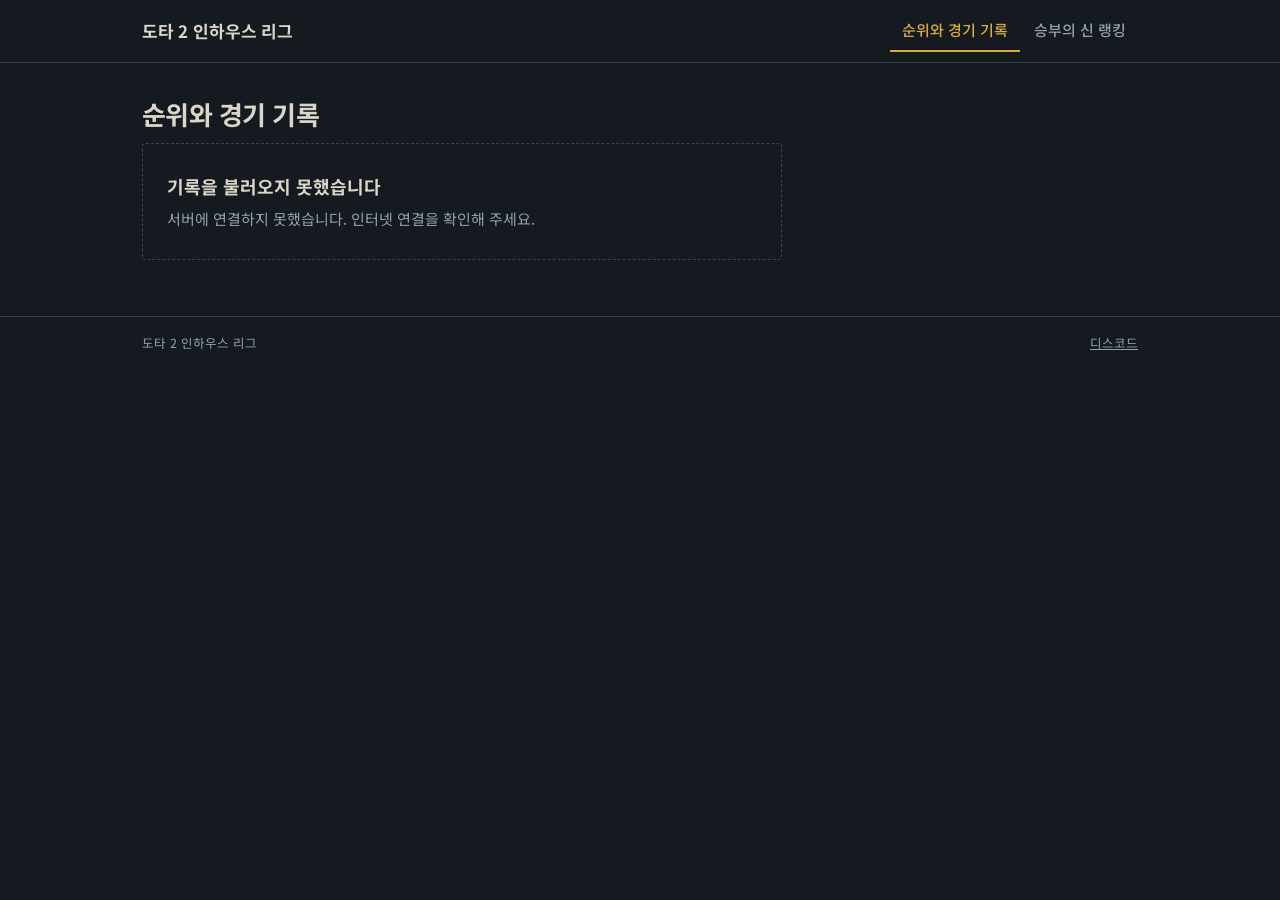
<file: rank/index.html>
<!doctype html>
<html lang="ko">
<head>
<meta charset="utf-8">
<meta name="viewport" content="width=device-width, initial-scale=1, viewport-fit=cover">
<title>순위와 경기 기록 | 도타 2 인하우스 리그</title>
<meta name="description" content="도타 2 인하우스 리그 시즌 순위와 경기 기록">
<meta name="theme-color" content="#141a20">
<link rel="preconnect" href="https://fonts.googleapis.com">
<link rel="preconnect" href="https://fonts.gstatic.com" crossorigin>
<link href="https://fonts.googleapis.com/css2?family=Oswald:wght@400;500;600&family=Noto+Sans+KR:wght@400;500;700&display=swap" rel="stylesheet">
<link rel="stylesheet" href="../assets/site.css">
<style>
.status{font-size:13px;color:var(--bone-dim);display:flex;flex-wrap:wrap;gap:4px 16px;align-items:center;margin-bottom:6px}
.status .warn{color:var(--dire)}
.lead{margin:18px 0 24px;font-size:19px;line-height:1.5;max-width:60ch}
.lead[hidden] + .tabs{margin-top:16px}
.search{background:var(--ink-2);border:1px solid var(--line);border-radius:3px;padding:7px 10px;min-width:0;flex:1 1 160px;max-width:240px}
.empty-box{border:1px dashed var(--line);border-radius:4px;padding:28px 24px;max-width:640px}
.empty-box h2{margin:0 0 6px;font-size:18px}
.empty-box p{margin:0;color:var(--bone-dim)}
/* 탭 */
.tabs{display:flex;gap:4px;border-bottom:1px solid var(--line);margin-bottom:18px}
.tabs button{background:none;border:0;border-bottom:2px solid transparent;margin-bottom:-1px;
  padding:10px 14px;color:var(--bone-dim);font-size:15px;font-weight:500}
.tabs button:hover{color:var(--bone)}
.tabs button[aria-selected="true"]{color:var(--gold);border-bottom-color:var(--gold)}

/* 조작 */
.controls{display:flex;flex-wrap:wrap;gap:10px 14px;align-items:center;margin-bottom:10px}
.seg{display:inline-flex;border:1px solid var(--line);border-radius:3px;overflow:hidden}
.seg button{background:var(--ink);border:0;padding:7px 12px;font-size:13.5px;color:var(--bone-dim)}
.seg button + button{border-left:1px solid var(--line)}
.seg button:hover{color:var(--bone)}
.seg button[aria-pressed="true"]{background:var(--panel);color:var(--bone)}
.search{background:var(--ink-2);border:1px solid var(--line);border-radius:3px;padding:7px 10px;min-width:0;flex:1 1 160px;max-width:240px}
.search::placeholder{color:#6d7a84}
.rule{margin:0 0 14px;font-size:12.5px;color:var(--bone-dim)}

/* 순위표 */
.scroll{overflow-x:auto;-webkit-overflow-scrolling:touch}
table.board{width:100%;border-collapse:collapse;min-width:640px}
.board th{text-align:left;font-size:12px;font-weight:500;color:var(--bone-dim);padding:0 10px 8px;
  border-bottom:1px solid var(--line);white-space:nowrap}
.board td{padding:11px 10px;border-bottom:1px solid var(--line-soft);vertical-align:middle}
.board th.n,.board td.n{text-align:right}
/* 누르면 그 항목으로 정렬하는 머리글. 지금 정렬 기준은 금색과 ▲(오름차순)·▼(내림차순)로 보인다 */
.board th.s{padding-bottom:2px}
.sort{background:none;border:0;padding:6px 0;display:inline-flex;align-items:center;gap:4px;
  color:var(--bone-dim);font-size:12px;font-weight:500;white-space:nowrap}
.sort::after{content:'↕';font-size:11px;opacity:.5}
th.n .sort{flex-direction:row-reverse}
.sort:hover{color:var(--bone)}
th[aria-sort="ascending"] .sort,th[aria-sort="descending"] .sort{color:var(--gold)}
th[aria-sort="ascending"] .sort::after{content:'▲';font-size:9px;opacity:1}
th[aria-sort="descending"] .sort::after{content:'▼';font-size:9px;opacity:1}
.board tr.row:hover td{background:var(--ink-2)}
.board tr.row.is-open td{background:var(--ink-2);border-bottom-color:transparent}

.c-rank{width:44px;font-family:var(--num);font-size:17px;color:var(--bone-dim)}
.c-rank.is-top{color:var(--gold)}
.who{background:none;border:0;padding:0;text-align:left;display:flex;flex-direction:column;gap:2px}
.who .nm{font-weight:500;font-size:15.5px}
.who:hover .nm{color:var(--gold)}
.prefs{display:flex;gap:6px;font-size:12px;color:var(--bone-dim)}
.prefs .first{color:var(--bone)}
.num{font-family:var(--num);font-variant-numeric:tabular-nums;font-weight:500}
.c-w,.c-l,.c-rate{font-family:var(--num);font-size:16px;font-variant-numeric:tabular-nums}
.c-l,.c-rate{color:var(--bone-dim)}
.c-mmr .v{font-family:var(--num);font-size:16px;font-variant-numeric:tabular-nums}
.c-mmr .d{font-family:var(--num);font-size:12.5px;margin-left:7px}
.up{color:var(--rad)}
.down{color:var(--dire)}

/* 지금 정렬 기준인 숫자를 가장 크게 (순위는 승수로 매기므로 순위로 정렬할 때도 승을 크게) */
.board.by-rank td.c-w,.board.by-wins td.c-w,.board.by-losses td.c-l{font-size:24px;color:var(--gold);line-height:1}
.board.by-rate td.c-rate,.board.by-mmr .c-mmr .v{font-size:22px;color:var(--gold);line-height:1}
.board.by-name .who .nm{color:var(--gold)}

.form{display:inline-flex;gap:3px;vertical-align:middle}
.chip{width:20px;height:20px;border-radius:2px;display:inline-grid;place-items:center;font-size:11px;font-weight:700}
.chip.w{background:var(--rad-deep);color:#cfe3a8}
.chip.l{background:var(--dire-deep);color:#f1b6ad}
.c-streak{white-space:nowrap;font-size:13.5px}
.dim{color:var(--bone-dim)}
tr.idle .c-name .nm,tr.idle td{color:var(--bone-dim)}
.none{padding:28px 10px;text-align:center;color:var(--bone-dim)}

/* 펼친 선수 정보 */
tr.detail td{background:var(--ink-2);padding:4px 10px 20px}
.detail-grid{display:grid;grid-template-columns:minmax(200px,260px) 1fr;gap:18px 32px}
.detail-grid h4{margin:6px 0 8px;font-size:12.5px;font-weight:500;color:var(--bone-dim)}
.facts{margin:0;display:grid;grid-template-columns:auto 1fr;gap:4px 14px;font-size:13.5px}
.facts dt{color:var(--bone-dim)}
.facts dd{margin:0}
.roles{list-style:none;margin:12px 0 0;padding:0;display:grid;grid-template-columns:repeat(5,1fr);gap:4px}
.roles li{border:1px solid var(--line);border-radius:3px;padding:5px 4px;text-align:center;font-size:11.5px;color:var(--bone-dim)}
.roles b{display:block;font-family:var(--num);font-size:16px;font-weight:500;color:var(--bone)}
table.hist{border-collapse:collapse;font-size:13.5px}
.board .hist td{padding:5px 18px 5px 0;border-bottom:1px solid var(--line-soft);background:none;white-space:nowrap}
.board .hist td:last-child{padding-right:0}
.hist .r{color:var(--rad)}
.hist .d{color:var(--dire)}
.note{font-size:12.5px;color:var(--bone-dim);margin:8px 0 0}

/* 경기 기록 */
.match{border:1px solid var(--line);border-radius:4px;margin-bottom:14px;overflow:hidden}
.mh{display:flex;flex-wrap:wrap;gap:4px 14px;align-items:baseline;padding:10px 14px;background:var(--ink-2);border-bottom:1px solid var(--line)}
.mh time{font-size:13.5px;color:var(--bone-dim)}
.mh .result{font-weight:700;font-size:14px}
.mh .result.r{color:var(--rad)}
.mh .result.d{color:var(--dire)}
.face{display:grid;grid-template-columns:1fr 92px 1fr}
.face > div{padding:8px 14px;border-bottom:1px solid var(--line-soft)}
.face > div:nth-last-child(-n+3){border-bottom:0}
.sh{font-size:13px;font-weight:700;display:flex;gap:8px;align-items:baseline;white-space:nowrap}
.sh.r{color:var(--rad);border-top:3px solid var(--rad)}
.sh.d{color:var(--dire);border-top:3px solid var(--dire);justify-content:flex-end}
.sh .avg{font-weight:400;color:var(--bone-dim);font-size:12px}
.sh-mid{border-top:3px solid var(--line)}
.pl{display:flex;gap:8px;align-items:baseline;min-width:0}
.pl.d{justify-content:flex-end;text-align:right}
.pl .nm{overflow:hidden;text-overflow:ellipsis;white-space:nowrap}
.pl .dl{font-family:var(--num);font-size:13px;flex:none}
.lost .nm{color:var(--bone-dim)}
.rl{text-align:center;font-size:12px;color:var(--bone-dim);white-space:nowrap}
.rl b{font-family:var(--num);font-weight:500;color:var(--bone);font-size:14px;margin-right:3px}
.more{display:block;margin:6px auto 0;background:var(--ink);border:1px solid var(--line);border-radius:3px;padding:8px 16px;color:var(--bone-dim)}
.more:hover{color:var(--bone);border-color:var(--bone-dim)}


/* 휴대폰: PC와 같은 칸을 모두 보인다. 표가 화면보다 넓어서 옆으로 밀어 본다 */
.narrow-only{display:none}
@media (max-width:640px){
  .lead{font-size:17px}
  .narrow-only{display:inline}
  .board td{padding:10px 7px}
  .board th{padding:0 7px 8px}
  /* 펼친 선수 정보는 표 너비가 아니라 화면 너비에 맞추고, 표를 옆으로 밀어도 보이는 자리에 둔다 */
  .detail-grid{grid-template-columns:minmax(0,1fr);position:sticky;left:10px;width:calc(100vw - 48px)}
  .detail-grid > div{min-width:0;overflow-x:auto}   /* 아주 좁은 화면에서 최근 경기 표가 넘치면 그 칸 안에서 옆으로 민다 */
  .board .hist td{padding-right:8px}
  .face{grid-template-columns:1fr 64px 1fr}
  .face > div{padding:8px 8px}
}
@supports (width:1cqw){
  @media (max-width:640px){
    .scroll{container-type:inline-size}
    .detail-grid{width:calc(100cqw - 20px)}
  }
}
@media (prefers-reduced-motion:no-preference){
  .who .nm,.tabs button,.seg button,.sort{transition:color .12s}
}
</style>
</head>
<body>
<header id="site-head"></header>

<main class="wrap">
  <h1 class="page-title">순위와 경기 기록</h1>
  <div class="status" id="status" aria-live="polite"></div>
  <div class="notice" id="seasonEnd" style="margin:10px 0 4px;max-width:720px" hidden><p></p></div>

  <div id="main" hidden>
    <p class="lead" id="lead"></p>

    <div class="tabs" role="tablist" aria-label="보기 선택">
      <button role="tab" id="tab-rank" aria-controls="panel-rank" aria-selected="true">순위</button>
      <button role="tab" id="tab-matches" aria-controls="panel-matches" aria-selected="false" tabindex="-1">경기 기록</button>
    </div>

    <section id="panel-rank" role="tabpanel" aria-labelledby="tab-rank">
      <div class="controls">
        <div class="seg" role="group" aria-label="1지망 포지션" id="posSeg">
          <button data-pos="0" aria-pressed="true">전체</button>
          <button data-pos="1" aria-pressed="false">캐리</button>
          <button data-pos="2" aria-pressed="false">미드</button>
          <button data-pos="3" aria-pressed="false">오프</button>
          <button data-pos="4" aria-pressed="false">서폿</button>
        </div>
        <input type="search" class="search" id="q" placeholder="선수 이름 찾기" aria-label="선수 이름으로 찾기">
      </div>
      <p class="rule">순위는 승수가 많은 순서로 매깁니다. 승수가 같으면 패가 적은 선수가 위이고, 승패가 모두 같으면 공동 순위입니다.
        표의 머리글(순위, 선수, 승, 패, 승률, 인하우스 MMR)을 누르면 그 항목으로 정렬하고, 한 번 더 누르면 순서가 뒤집힙니다.
        <span class="narrow-only">표를 옆으로 밀면 나머지 항목이 보입니다.</span></p>
      <div class="scroll">
        <table class="board by-rank" id="board">
          <thead>
            <tr>
              <th scope="col" class="s"><button type="button" class="sort" data-sort="rank">순위</button></th>
              <th scope="col" class="s"><button type="button" class="sort" data-sort="name">선수</button></th>
              <th scope="col" class="s n"><button type="button" class="sort" data-sort="wins">승</button></th>
              <th scope="col" class="s n"><button type="button" class="sort" data-sort="losses">패</button></th>
              <th scope="col" class="s n c-rate"><button type="button" class="sort" data-sort="rate">승률</button></th>
              <th scope="col" class="s"><button type="button" class="sort" data-sort="mmr">인하우스 MMR</button></th>
              <th scope="col" title="오른쪽이 가장 최근 경기">최근 다섯 판</th>
              <th scope="col" class="c-streak">연속</th>
            </tr>
          </thead>
          <tbody id="boardBody"></tbody>
        </table>
      </div>
    </section>

    <section id="panel-matches" role="tabpanel" aria-labelledby="tab-matches" hidden>
      <div id="matchList"></div>
    </section>
  </div>

  <section class="empty-box" id="empty">
    <h2 id="emptyTitle">기록을 불러오는 중입니다</h2>
    <p id="emptyText"></p>
  </section>
</main>

<footer id="site-foot"></footer>

<script src="../config.js"></script>
<script src="../assets/site.js?v=17"></script>
<script>
const {L, api, mountChrome, setSeason, esc} = window.Site;
const $ = s => document.querySelector(s);
const REFRESH = Math.max(30, Number(L.refreshSeconds) || 120);
mountChrome('ranking');

const ROLE_LABEL = ['', '캐리', '미드', '오프', '4번 서폿', '5번 서폿'];
const PREF_LABEL = ['', '캐리', '미드', '오프', '서폿'];   // 지망은 네 갈래. 4·5번은 서폿 하나로 묶는다
const SIDE_LABEL = {r:'래디언트', d:'다이어'};

// sort 는 표의 머리글에서 고른 정렬 항목(rank·name·wins·losses·rate·mmr), dir 은 1이면 오름차순, -1이면 내림차순
const ui = {tab:'rank', sort:'rank', dir:1, pos:0, q:'', open:new Set(), matchLimit:20};
let model = null;          // 화면에 쓰는 정리된 기록
let lastText = null;       // 마지막으로 읽은 내용(바뀌었을 때만 다시 그린다)
let lastChecked = null;
let stale = false;
let timer = null;
const int = v => { const n = Math.round(Number(v)); return Number.isFinite(n) ? n : 0; };
const safeId = s => String(s).replace(/[^\w-]/g, '_');
const signed = n => (n > 0 ? '+' : '') + n;

function fmtTime(iso, short){
  const d = new Date(iso);
  if(isNaN(d)) return '시간 기록 없음';
  return d.toLocaleString('ko-KR', short
    ? {timeZone:'Asia/Seoul', month:'numeric', day:'numeric', hour:'2-digit', minute:'2-digit', hour12:false}
    : {timeZone:'Asia/Seoul', month:'long', day:'numeric', hour:'numeric', minute:'2-digit'});
}
const fmtClock = d => d.toLocaleTimeString('ko-KR', {timeZone:'Asia/Seoul', hour:'numeric', minute:'2-digit'});

/* =========================================================
   기록 정리
   ========================================================= */
function prepare(data){
  if(!data || !Array.isArray(data.players)) throw new Error('선수 목록이 없는 파일입니다');
  const players = data.players.filter(p => p && p.id != null).map(p => ({
    id: String(p.id),
    name: String(p.name ?? '이름 없음'),
    mmr: int(p.mmr),
    base: p.baseMMR == null ? int(p.mmr) : int(p.baseMMR),
    wins: int(p.wins),
    losses: int(p.losses),
    streak: int(p.streak),
    prefs: Array.isArray(p.prefs) ? p.prefs.map(int).filter(v => v >= 1 && v <= 4) : [],
    roleCount: Array.isArray(p.roleCount) && p.roleCount.length === 5 ? p.roleCount.map(int) : [0,0,0,0,0],
    history: []                                        // 최근 경기부터
  }));
  const byId = new Map(players.map(p => [p.id, p]));
  const time = m => { const t = new Date(m.at).getTime(); return Number.isFinite(t) ? t : 0; };
  const matches = (Array.isArray(data.matches) ? data.matches : [])
    .filter(m => m && Array.isArray(m.rows) && (m.winner === 'r' || m.winner === 'd'))
    .map((m, i) => ({m, i}))
    .sort((a, b) => (time(b.m) - time(a.m)) || (a.i - b.i))   // 최근 경기부터. 시간이 같으면 파일 순서를 따른다
    .map(x => x.m);
  for(const m of matches){
    for(const r of m.rows){
      const p = byId.get(String(r.id));
      if(p) p.history.push({m, r, won: r.side === m.winner});
    }
  }
  return {players, matches};
}

// 순위를 매긴다. 순위는 언제나 승수로 매긴다: 승이 많은 순, 같으면 패가 적은 순, 승패가 같으면 공동 순위.
// 경기를 치르지 않은 선수는 맨 아래에 순위 없이 둔다. order 는 이 순서에서의 자리다.
function ranked(players){
  const played = p => p.wins + p.losses > 0;
  const list = players.slice().sort((a,b) => (played(b) - played(a)) || (b.wins - a.wins) || (a.losses - b.losses) ||
    (b.mmr - a.mmr) || a.name.localeCompare(b.name, 'ko'));
  let rank = 0, prev;
  return list.map((p, order) => {
    if(!played(p)) return {p, rank:null, order};
    const key = p.wins + ':' + p.losses;
    if(key !== prev){ rank = order + 1; prev = key; }
    return {p, rank, order};
  });
}

// 표의 머리글에서 고른 항목으로 줄을 세운다. 값이 같으면 순위 순서를 따른다.
// 값이 없는 줄(경기를 치르지 않은 선수의 순위와 승률)은 오름차순이든 내림차순이든 맨 아래에 둔다.
const SORT_VALUE = {
  rank: x => x.rank,
  name: x => x.p.name,
  wins: x => x.p.wins,
  losses: x => x.p.losses,
  rate: x => x.p.wins + x.p.losses ? x.p.wins / (x.p.wins + x.p.losses) : null,
  mmr: x => x.p.mmr
};
// 머리글을 처음 눌렀을 때의 순서: 순위와 이름은 오름차순(1위, 가나다부터), 숫자는 큰 값부터
const FIRST_DIR = {rank:1, name:1, wins:-1, losses:-1, rate:-1, mmr:-1};
function sorted(list, key, dir){
  const value = SORT_VALUE[key] || SORT_VALUE.rank;
  return list.slice().sort((a, b) => {
    const x = value(a), y = value(b);
    if(x === null || y === null) return ((x === null) - (y === null)) || (a.order - b.order);
    const c = typeof x === 'string' ? x.localeCompare(y, 'ko') : x - y;
    return (c * dir) || (a.order - b.order);
  });
}

/* =========================================================
   그리기
   ========================================================= */
function renderAll(){
  $('#main').hidden = false;
  $('#empty').hidden = true;
  renderLead();
  renderStatus();
  renderBoard();
  renderMatches();
}

// 누가 선두인지는 적지 않는다(운영자가 2026-10-13에 빼 달라고 함). 아직 치른 경기가 없을 때의 안내만 남긴다
function renderLead(){
  const none = !ranked(model.players).some(x => x.rank === 1);
  $('#lead').hidden = !none;
  $('#lead').textContent = none ? '아직 치른 경기가 없습니다. 첫 경기 결과가 올라오면 순위가 생깁니다.' : '';
}

function renderStatus(){
  const latest = model.matches[0];
  const parts = [];
  parts.push('<span>선수 ' + model.players.length + '명, 경기 ' + model.matches.length + '판</span>');
  if(latest) parts.push('<span>마지막 경기 ' + esc(fmtTime(latest.at)) + '</span>');
  parts.push('<span>' + (lastChecked ? fmtClock(lastChecked) + '에 확인, ' : '') + REFRESH + '초마다 자동 갱신</span>');
  if(stale) parts.push('<span class="warn">새 기록을 불러오지 못해 이전 기록을 보여 주고 있습니다</span>');
  $('#status').innerHTML = parts.join('');
}

function prefTags(p){
  if(!p.prefs.length) return '';
  return '<span class="prefs">' + p.prefs.slice(0, 2).map((v, i) =>
    '<span class="' + (i === 0 ? 'first' : '') + '">' + PREF_LABEL[v] + '</span>').join('') + '</span>';
}

function formChips(p){
  const last = p.history.slice(0, 5).reverse();        // 왼쪽이 오래된 경기, 오른쪽이 가장 최근 경기
  if(!last.length) return '<span class="dim">–</span>';
  const label = '최근 경기 결과, 오래된 순서로 ' + last.map(h => h.won ? '승' : '패').join(' ');
  return '<span class="form" role="img" aria-label="' + label + '">' +
    last.map(h => '<span class="chip ' + (h.won ? 'w' : 'l') + '">' + (h.won ? '승' : '패') + '</span>').join('') + '</span>';
}

function streakText(s){
  if(s > 0) return '<span class="up">' + s + '연승</span>';
  if(s < 0) return '<span class="down">' + (-s) + '연패</span>';
  return '<span class="dim">–</span>';
}

function detailHtml(p){
  const games = p.wins + p.losses;
  const sides = {r:0, d:0};
  p.history.forEach(h => { sides[h.r.side === 'd' ? 'd' : 'r']++; });
  const missing = games - p.history.length;
  const pref = p.prefs.length ? p.prefs.map(v => PREF_LABEL[v]).join(', ') : '적지 않음';

  const facts =
    '<dl class="facts">' +
      '<dt>시작 MMR</dt><dd class="num">' + p.base + '</dd>' +
      '<dt>지금 MMR</dt><dd class="num">' + p.mmr + ' <span class="' + (p.mmr - p.base >= 0 ? 'up' : 'down') + '">' +
        (p.mmr !== p.base ? signed(p.mmr - p.base) : '') + '</span></dd>' +
      '<dt>지망 순서</dt><dd>' + esc(pref) + '</dd>' +
      '<dt>진영</dt><dd>래디언트 ' + sides.r + '판, 다이어 ' + sides.d + '판</dd>' +
    '</dl>' +
    '<ul class="roles" aria-label="자리별 판수">' +
      p.roleCount.map((c, i) => '<li><b>' + c + '</b>' + (i + 1) + ' ' + ROLE_LABEL[i + 1].replace(/^\d번 /, '') + '</li>').join('') +
    '</ul>';

  let hist;
  if(!p.history.length){
    hist = '<p class="note">기록된 경기가 아직 없습니다.</p>';
  }else{
    hist = '<table class="hist"><tbody>' + p.history.slice(0, 10).map(h =>
      '<tr><td class="dim">' + esc(fmtTime(h.m.at, true)) + '</td>' +
      '<td class="' + (h.r.side === 'd' ? 'd' : 'r') + '">' + SIDE_LABEL[h.r.side === 'd' ? 'd' : 'r'] + '</td>' +
      '<td>' + int(h.r.role) + ' ' + (ROLE_LABEL[int(h.r.role)] || '') .replace(/^\d번 /, '') + '</td>' +
      '<td class="' + (h.won ? 'up' : 'down') + '">' + (h.won ? '승' : '패') + '</td>' +
      '<td class="num ' + (int(h.r.delta) >= 0 ? 'up' : 'down') + '">' + signed(int(h.r.delta)) + '</td>' +
      '<td class="num">' + (int(h.r.before) + int(h.r.delta)) + '</td></tr>').join('') +
      '</tbody></table>' +
      (p.history.length > 10 ? '<p class="note">최근 10경기만 보여 줍니다.</p>' : '');
  }
  if(missing > 0) hist += '<p class="note">전적 중 ' + missing + '판은 이전에 불러온 기록이라 경기 목록에 없습니다.</p>';

  return '<div class="detail-grid"><div><h4>선수 정보</h4>' + facts + '</div><div><h4>최근 경기</h4>' + hist + '</div></div>';
}

function renderBoard(){
  const table = $('#board');
  table.className = 'board by-' + ui.sort;
  table.querySelectorAll('.sort').forEach(b => {
    const on = b.dataset.sort === ui.sort;
    b.parentNode.setAttribute('aria-sort', on ? (ui.dir > 0 ? 'ascending' : 'descending') : 'none');
    b.title = on ? (ui.dir > 0 ? '오름차순으로 정렬돼 있습니다. 누르면 내림차순으로 바꿉니다.' : '내림차순으로 정렬돼 있습니다. 누르면 오름차순으로 바꿉니다.')
      : '누르면 이 항목으로 정렬합니다.';
  });

  const q = ui.q.trim().toLowerCase();
  const list = sorted(ranked(model.players), ui.sort, ui.dir)
    .filter(x => (!ui.pos || x.p.prefs[0] === ui.pos) && (!q || x.p.name.toLowerCase().includes(q)));

  if(!list.length){
    $('#boardBody').innerHTML = '<tr><td colspan="8" class="none">' +
      (model.players.length ? '조건에 맞는 선수가 없습니다. 검색어나 포지션을 바꿔 보세요.' : '등록된 선수가 없습니다.') + '</td></tr>';
    return;
  }

  $('#boardBody').innerHTML = list.map(({p, rank}) => {
    const games = p.wins + p.losses;
    const open = ui.open.has(p.id);
    const did = 'd-' + safeId(p.id);
    const delta = p.mmr - p.base;
    return '<tr class="row' + (games ? '' : ' idle') + (open ? ' is-open' : '') + '">' +
        '<td class="c-rank' + (rank === 1 ? ' is-top' : '') + '">' + (rank ?? '–') + '</td>' +
        '<td class="c-name"><button class="who" type="button" data-id="' + esc(p.id) + '" aria-expanded="' + open + '" aria-controls="' + did + '">' +
          '<span class="nm">' + esc(p.name) + '</span>' + prefTags(p) + '</button></td>' +
        '<td class="c-w n">' + p.wins + '</td>' +
        '<td class="c-l n">' + p.losses + '</td>' +
        '<td class="c-rate n">' + (games ? Math.round(p.wins / games * 100) + '%' : '–') + '</td>' +
        '<td class="c-mmr"><span class="v">' + p.mmr + '</span>' +
          (delta ? '<span class="d ' + (delta > 0 ? 'up' : 'down') + '">' + signed(delta) + '</span>' : '') + '</td>' +
        '<td class="c-form">' + formChips(p) + '</td>' +
        '<td class="c-streak">' + streakText(p.streak) + '</td>' +
      '</tr>' +
      '<tr class="detail" id="' + did + '"' + (open ? '' : ' hidden') + '><td colspan="8">' + (open ? detailHtml(p) : '') + '</td></tr>';
  }).join('');
}

function matchCard(m){
  const at = (side, role) => m.rows.find(r => r.side === side && int(r.role) === role);
  const avg = side => {
    const rows = m.rows.filter(r => r.side === side);
    return rows.length ? Math.round(rows.reduce((s, r) => s + int(r.before), 0) / rows.length) : '–';
  };
  const cell = (r, side) => {
    if(!r) return '<div class="pl ' + side + '"><span class="dim">–</span></div>';
    const d = int(r.delta);
    const dl = '<span class="dl ' + (d >= 0 ? 'up' : 'down') + '">' + signed(d) + '</span>';
    const nm = '<span class="nm" title="' + esc(r.name) + '">' + esc(r.name) + '</span>';
    return '<div class="pl ' + side + (side === m.winner ? '' : ' lost') + '">' + (side === 'r' ? nm + dl : dl + nm) + '</div>';
  };
  let rows = '';
  for(let role = 1; role <= 5; role++){
    rows += cell(at('r', role), 'r') +
      '<div class="rl"><b>' + role + '</b><small>' + ROLE_LABEL[role].replace(/^\d번 /, '') + '</small></div>' +
      cell(at('d', role), 'd');
  }
  return '<article class="match">' +
    '<div class="mh"><time datetime="' + esc(m.at) + '">' + esc(fmtTime(m.at)) + '</time>' +
      '<span class="result ' + m.winner + '">' + SIDE_LABEL[m.winner] + ' 승리</span></div>' +
    '<div class="face">' +
      '<div class="sh r">래디언트 <span class="avg">평균 ' + avg('r') + '</span></div>' +
      '<div class="sh-mid" aria-hidden="true"></div>' +
      '<div class="sh d"><span class="avg">평균 ' + avg('d') + '</span> 다이어</div>' +
      rows +
    '</div></article>';
}

function renderMatches(){
  const box = $('#matchList');
  if(!model.matches.length){
    box.innerHTML = '<p class="none">아직 기록된 경기가 없습니다.</p>';
    return;
  }
  const shown = model.matches.slice(0, ui.matchLimit);
  const left = model.matches.length - shown.length;
  box.innerHTML = shown.map(matchCard).join('') +
    (left > 0 ? '<button class="more" type="button" id="moreMatches">이전 경기 ' + Math.min(left, 20) + '판 더 보기</button>' : '');
  const more = $('#moreMatches');
  if(more) more.addEventListener('click', () => { ui.matchLimit += 20; renderMatches(); });
}

function showEmpty(title, text){
  $('#main').hidden = true;
  $('#empty').hidden = false;
  $('#emptyTitle').textContent = title;
  $('#emptyText').textContent = text;
}

/* =========================================================
   불러오기: 서버가 연결돼 있으면 서버의 공개 기록을, 아니면 사이트 맨 위 폴더의 records.json을 읽는다
   ========================================================= */
async function fetchRecords(){
  if(api.ready){
    const j = await api.get('records');
    return JSON.stringify(j.records || {players:[], matches:[]});
  }
  const res = await fetch(window.Site.root + 'records.json?v=' + Date.now(), {cache:'no-store'});
  if(!res.ok) throw new Error('HTTP ' + res.status);
  return await res.text();
}

async function load(){
  try{
    const text = await fetchRecords();
    lastChecked = new Date();
    stale = false;
    if(text !== lastText){
      const ids = new Set();
      model = prepare(JSON.parse(text));
      lastText = text;
      model.players.forEach(p => ids.add(p.id));
      ui.open.forEach(id => { if(!ids.has(id)) ui.open.delete(id); });
      renderAll();
    }else renderStatus();
  }catch(err){
    if(model){ stale = true; renderStatus(); return; }
    showEmpty('기록을 불러오지 못했습니다', err.message || '잠시 후 다시 시도해 주세요.');
  }
  if(!timer) timer = setInterval(() => { if(document.visibilityState === 'visible') load(); }, REFRESH * 1000);
}
document.addEventListener('visibilitychange', () => { if(document.visibilityState === 'visible' && model) load(); });

/* =========================================================
   조작
   ========================================================= */
function selectTab(name, focus){
  ui.tab = name;
  ['rank', 'matches'].forEach(t => {
    const on = t === name;
    const btn = $('#tab-' + t);
    btn.setAttribute('aria-selected', String(on));
    btn.tabIndex = on ? 0 : -1;
    $('#panel-' + t).hidden = !on;
    if(on && focus) btn.focus();
  });
}
$('#tab-rank').addEventListener('click', () => selectTab('rank'));
$('#tab-matches').addEventListener('click', () => selectTab('matches'));
document.querySelector('.tabs').addEventListener('keydown', e => {
  if(e.key !== 'ArrowLeft' && e.key !== 'ArrowRight') return;
  selectTab(ui.tab === 'rank' ? 'matches' : 'rank', true);
});

function bindSeg(sel, attr, apply){
  $(sel).addEventListener('click', e => {
    const b = e.target.closest('button');
    if(!b) return;
    $(sel).querySelectorAll('button').forEach(x => x.setAttribute('aria-pressed', String(x === b)));
    apply(b.dataset[attr]);
    if(model) renderBoard();
  });
}
bindSeg('#posSeg', 'pos', v => { ui.pos = Number(v); });
// 표의 머리글: 누르면 그 항목으로 정렬하고, 같은 머리글을 한 번 더 누르면 순서를 뒤집는다
$('#board thead').addEventListener('click', e => {
  const b = e.target.closest('.sort');
  if(!b) return;
  const key = b.dataset.sort;
  if(ui.sort === key) ui.dir = -ui.dir;
  else{ ui.sort = key; ui.dir = FIRST_DIR[key] || 1; }
  if(model) renderBoard();
});
$('#q').addEventListener('input', e => { ui.q = e.target.value; if(model) renderBoard(); });

$('#boardBody').addEventListener('click', e => {
  const b = e.target.closest('.who');
  if(!b) return;
  const id = b.dataset.id;
  const open = !ui.open.has(id);
  if(open) ui.open.add(id); else ui.open.delete(id);
  const row = b.closest('tr');
  const detail = document.getElementById(b.getAttribute('aria-controls'));
  const p = model.players.find(x => x.id === id);
  b.setAttribute('aria-expanded', String(open));
  row.classList.toggle('is-open', open);
  if(open && p) detail.querySelector('td').innerHTML = detailHtml(p);
  detail.hidden = !open;
});

/* =========================================================
   시작
   ========================================================= */
// 시즌 종료 날짜(서버 버전 16): 그날 0시 전에 시작한 경기까지가 이 시즌의 경기다
function showSeasonEnd(s){
  const box = $('#seasonEnd');
  box.hidden = !s.seasonEnd;
  if(!s.seasonEnd) return;
  const {dayAt, dayBefore} = window.Site;
  box.querySelector('p').textContent = s.seasonEnded
    ? '이 시즌은 ' + dayAt(s.seasonEnd) + '에 끝났습니다. 그 전에 시작한 경기까지 반영한 순위입니다.'
    : '이 시즌은 ' + dayBefore(s.seasonEnd) + '까지입니다. ' + dayAt(s.seasonEnd) + ' 전에 시작한 경기까지 순위에 들어갑니다.';
}
if(api.ready) api.get('status').then(s => { setSeason(s.season); showSeasonEnd(s); }).catch(() => {});
load();
</script>
</body>
</html>
</file>
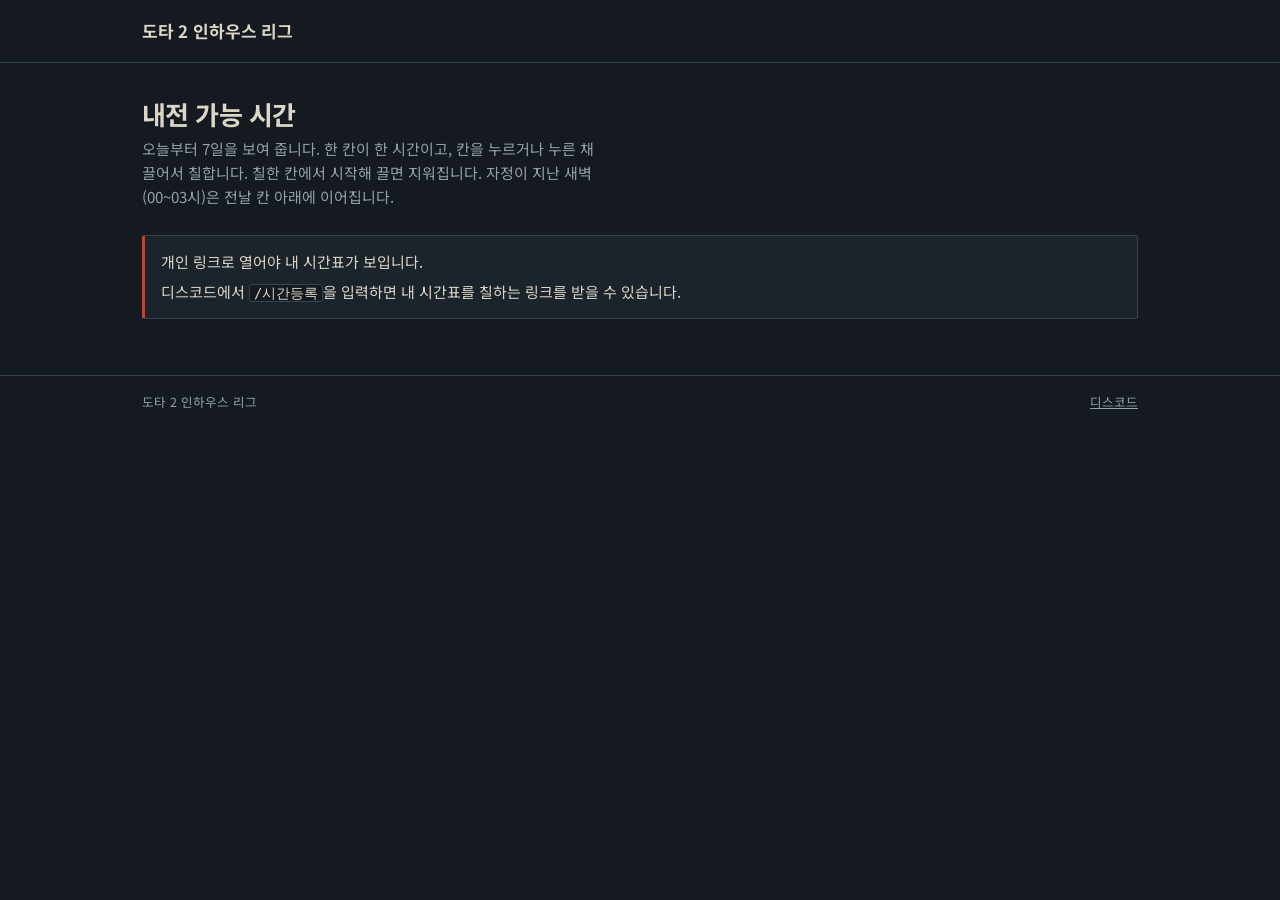
<file: time/index.html>
<!doctype html>
<html lang="ko">
<head>
<meta charset="utf-8">
<meta name="viewport" content="width=device-width, initial-scale=1, viewport-fit=cover">
<title>내전 가능 시간 | 도타 2 인하우스 리그</title>
<meta name="description" content="도타 2 인하우스 리그 내전 가능 시간 조사">
<meta name="robots" content="noindex, nofollow">
<meta name="referrer" content="no-referrer">
<meta name="theme-color" content="#141a20">
<link rel="preconnect" href="https://fonts.googleapis.com">
<link rel="preconnect" href="https://fonts.gstatic.com" crossorigin>
<link href="https://fonts.googleapis.com/css2?family=Oswald:wght@400;500;600&family=Noto+Sans+KR:wght@400;500;700&display=swap" rel="stylesheet">
<link rel="stylesheet" href="../assets/site.css">
<style>
/* 내전 가능 시간: 디스코드의 /시간등록 이 준 개인 링크로 연다. 주소의 # 뒤에 리그 서버가 서명한 표시가 있어, 이 링크로 저장한 시간표는 그 디스코드 계정의 것이 된다 */
:root{
  --rad-glow:#a5dc5c; --rad-ink:#13210a;
  --heat-1:rgba(216,171,63,.2); --heat-2:rgba(216,171,63,.42); --heat-3:rgba(216,171,63,.72);
}
.who-line{margin:-18px 0 22px;font-size:13.5px;color:var(--bone-dim)}
.who-line b{color:var(--bone);font-weight:500}
.guide{border:1px solid var(--line);border-left:3px solid var(--gold);background:var(--ink-2);border-radius:3px;padding:12px 16px;margin-bottom:14px}
.guide b.t{display:block;margin-bottom:4px}
.guide ul{margin:0;padding-left:18px}
.guide li{font-size:14px}
.guide li + li{margin-top:3px}
.guide strong{color:var(--gold);font-weight:700}
code{font-size:.92em;background:var(--ink);border:1px solid var(--line);border-radius:3px;padding:0 4px}
.reward{display:flex;gap:10px;align-items:flex-start;border:1px solid var(--gold-dim);background:rgba(216,171,63,.07);border-radius:3px;padding:10px 14px;margin-bottom:14px;font-size:14px}
.reward.done{border-color:var(--rad-deep);background:rgba(121,166,60,.08)}
.reward .ico{font-size:18px;line-height:1.3}
.reward b{color:var(--gold)}
.reward.done b{color:var(--rad-glow)}
.reward p{margin:0}
.reward p + p{margin-top:3px}
.paint-top{display:flex;flex-wrap:wrap;gap:10px 16px;align-items:center;justify-content:space-between;margin-bottom:12px}

.switch{display:inline-flex;align-items:center;gap:9px;background:none;border:0;padding:2px 0;font-size:14px;text-align:left}
.switch .track{flex:none;width:36px;height:20px;border-radius:10px;background:var(--line);position:relative;transition:background .15s}
.switch .track::after{content:"";position:absolute;top:2px;left:2px;width:16px;height:16px;border-radius:50%;background:var(--bone);transition:transform .15s}
.switch[aria-checked="true"] .track{background:var(--rad)}
.switch[aria-checked="true"] .track::after{transform:translateX(16px)}

/* 시간표: 왼쪽 시각 줄은 옆으로 밀어도 제자리에 있고, 날짜 쪽만 밀린다 */
.grid{display:grid;grid-template-columns:44px repeat(7,minmax(0,1fr));gap:3px;user-select:none;-webkit-user-select:none;--row:34px}
.corner,.gh{background:var(--panel)}
.corner{position:sticky;left:0;z-index:2}
.gh{display:flex;flex-direction:column;align-items:center;line-height:1.25;padding-bottom:6px;border-bottom:2px solid transparent;color:var(--bone-dim)}
.gh b{font-size:13.5px;font-weight:500;white-space:nowrap}
.gh span{font-family:var(--num);font-size:12px;font-variant-numeric:tabular-nums}
.gh.we b{color:var(--bone)}
.gh.today{border-bottom-color:var(--gold);color:var(--gold)}
.gh.today b{color:var(--gold);font-weight:700}
.tl{position:sticky;left:0;z-index:1;background:var(--panel);font-family:var(--num);font-size:12.5px;color:var(--faint);text-align:right;padding-right:8px;
  height:var(--row);line-height:var(--row);touch-action:pan-y;white-space:nowrap}
.tl.am{color:var(--bone-dim)}
.tl small{font-family:var(--sans);font-size:10px;margin-right:2px}
.cell{position:relative;height:var(--row);border:0;border-radius:3px;background:var(--ink-2);padding:0;touch-action:pan-x;display:block;width:100%}
.cell.mid,.tl.mid{margin-top:4px}
.heat .cell[data-lv="1"]{background:var(--heat-1)}
.heat .cell[data-lv="2"]{background:var(--heat-2)}
.heat .cell[data-lv="3"]{background:var(--heat-3)}
.grid:not(.heat) .cell.on{background:var(--rad-deep)}
.cell.on{box-shadow:inset 0 0 0 2px var(--rad-glow)}
.cell.on::after{content:"✓";position:absolute;left:50%;top:50%;transform:translate(-50%,-50%);width:19px;height:19px;border-radius:50%;background:var(--rad-glow);color:var(--rad-ink);
  font-size:12px;font-weight:700;line-height:19px;text-align:center}
@media (hover:hover){.cell:hover{outline:1px solid var(--bone-dim);outline-offset:-1px}}
.paint-body{display:grid;grid-template-columns:minmax(0,1fr) 260px;gap:22px;align-items:start}
.scroller{overflow-x:auto;overscroll-behavior-x:contain;min-width:0}
.mylist h3{margin:0 0 8px;font-size:14px}
.mylist ol{list-style:none;margin:0;padding:0;display:grid;gap:5px;font-size:13.5px}
.mylist li{display:grid;grid-template-columns:auto minmax(0,1fr);gap:6px}
.mylist li b{font-weight:500;white-space:nowrap}
.mylist li b.today{color:var(--gold)}
.mylist li span.none{color:var(--faint)}
.legend{display:flex;flex-wrap:wrap;align-items:center;gap:6px 14px;margin-top:12px;font-size:12.5px;color:var(--bone-dim)}
.legend .k{display:inline-flex;align-items:center;gap:6px}
.sw{display:inline-block;width:24px;height:16px;border-radius:2px;background:var(--ink-2);position:relative}
.sw.mine{background:var(--rad-deep);box-shadow:inset 0 0 0 2px var(--rad-glow)}
.sw.mine-heat{background:var(--heat-2);box-shadow:inset 0 0 0 2px var(--rad-glow)}
.sw.mine::after,.sw.mine-heat::after{content:"✓";position:absolute;inset:0;margin:auto;width:11px;height:11px;border-radius:50%;background:var(--rad-glow);color:var(--rad-ink);
  font-size:8px;line-height:11px;text-align:center;font-weight:700}
.sw.h1{background:var(--heat-1)} .sw.h2{background:var(--heat-2)} .sw.h3{background:var(--heat-3)}
.ramp{display:inline-flex;gap:2px}
.ramp .sw{box-shadow:inset 0 0 0 1px var(--line)}
.mobile-tip{display:none;margin:8px 0 0;font-size:12.5px;color:var(--bone-dim)}
.save-row{display:flex;flex-wrap:wrap;gap:12px 22px;align-items:flex-start;margin-top:18px;padding-top:16px;border-top:1px solid var(--line)}
.repeat{display:flex;flex-direction:column;gap:4px;min-width:0;flex:1 1 300px}
.repeat p{margin:0 0 0 45px;font-size:13px;color:var(--bone-dim)}
.repeat p.off{color:var(--gold)}
.save-side{display:flex;flex-direction:column;align-items:flex-end;gap:6px;margin-left:auto}
.save-side .btn{padding:9px 22px;font-size:15px}
.state{font-size:12.5px;color:var(--bone-dim);text-align:right}
.state.warn{color:var(--gold)}

@media (max-width:760px){
  .paint-body{grid-template-columns:minmax(0,1fr)}
  .mylist{display:none}
}
@media (max-width:640px){
  .grid{min-width:calc(44px + 7 * 58px + 7 * 3px)}
  .mobile-tip{display:block}
}
@media (max-width:520px){
  .grid{grid-template-columns:38px repeat(7,minmax(0,1fr));min-width:calc(38px + 7 * 58px + 7 * 3px)}
  .tl{font-size:12px;padding-right:5px}
  .repeat p{margin-left:0}
  .save-side{align-items:stretch;width:100%}
  .state{text-align:left}
}
@media (prefers-reduced-motion:reduce){*{transition:none!important}}
</style>
</head>
<body>
<header id="site-head"></header>

<main class="wrap">
  <h1 class="page-title">내전 가능 시간</h1>
  <p class="page-lead">오늘부터 7일을 보여 줍니다. 한 칸이 한 시간이고, 칸을 누르거나 누른 채 끌어서 칠합니다. 칠한 칸에서 시작해 끌면 지워집니다.
    자정이 지난 새벽(00~03시)은 전날 칸 아래에 이어집니다.</p>
  <p class="who-line" id="whoLine" hidden></p>

  <div class="notice" id="status" aria-live="polite"><p>시간표를 불러오는 중입니다…</p></div>

  <section class="panel" id="app" hidden>
    <div class="guide">
      <b class="t">알아 두세요</b>
      <ul>
        <li>이것은 <strong>참여 신청이 아닙니다.</strong> 내전을 원활하게 열기 위해 미리 시간을 조사하는 것입니다. 실제 참여는 내전이 열리면 모집 글에서 <code>/참여</code>로 합니다.</li>
        <li>언제든지 디스코드에서 <code>/시간등록</code>으로 링크를 다시 받아 고칠 수 있습니다.</li>
        <li>고치지 않으면 <strong>매주 같은 시간표로 등록</strong>됩니다. 단, 아래 <strong>매주 반복</strong>을 끄면 지금 저장한 날짜(<span id="lastDay"></span>) 이후로는 등록되지 않습니다.</li>
      </ul>
    </div>
    <div class="reward" id="reward" hidden></div>
    <div class="paint-top">
      <button class="switch" type="button" role="switch" aria-checked="true" id="heatSwitch"><span class="track" aria-hidden="true"></span><span>다른 선수들이 많이 고른 시간 보기</span></button>
      <button class="btn sm" type="button" id="clear">모두 지우기</button>
    </div>
    <div class="paint-body">
      <div class="scroller">
        <div class="grid heat" id="grid" role="group" aria-label="내 가능 시간표"></div>
      </div>
      <aside class="mylist" aria-labelledby="myListTitle">
        <h3 id="myListTitle">날짜별 가능 시간</h3>
        <ol id="myList"></ol>
      </aside>
    </div>
    <p class="mobile-tip">휴대폰: 위아래로 끌면 칠해지고, 옆으로 밀면 다른 날짜가 보입니다. 화면을 올리고 내리려면 왼쪽 시각 줄을 미세요.</p>
    <div class="legend" id="legend"></div>
    <div class="save-row">
      <div class="repeat">
        <button class="switch" type="button" role="switch" aria-checked="true" id="repeatSwitch"><span class="track" aria-hidden="true"></span><span><b>매주 반복</b></span></button>
        <p id="repeatNote"></p>
      </div>
      <div class="save-side">
        <button class="btn gold" type="button" id="save">저장</button>
        <span class="state" id="saved" aria-live="polite"></span>
      </div>
    </div>
  </section>
</main>

<footer id="site-foot"></footer>

<script src="../config.js"></script>
<script src="../assets/site.js?v=17"></script>
<script>
(function(){
  const {api, esc, mountChrome, toast} = window.Site;
  const $ = s => document.querySelector(s);
  mountChrome('time');

  const WD = ['월', '화', '수', '목', '금', '토', '일'];
  const pad = h => String(h).padStart(2, '0');
  const won = n => Number(n).toLocaleString('ko-KR');
  let HOURS = [10, 11, 12, 13, 14, 15, 16, 17, 18, 19, 20, 21, 22, 23, 0, 1, 2];   // 서버가 알려 준다. 칸이 시작하는 시각 (오전 10시 ~ 다음 날 새벽 3시)
  let ROWS = HOURS.length;
  let me = null;            // 서버가 준 내 시간표와 포인트 안내 (timeGet)
  let DATES = [];           // 오늘부터 7일 [{wd, m, d, iso}]
  let mine = [];            // 칸마다 칠했는지 (날짜 순서, 날짜마다 ROWS 칸)
  let repeatOn = true, heatOn = true, savedPrint = '', busy = false, thanks = null;

  // 디스코드에서 받은 링크의 # 뒤: t=리그 서버가 서명한 표시
  const token = (/(?:^#|&)t=([A-Za-z0-9_.-]+)/.exec(location.hash) || [])[1] || '';

  function fail(html){
    $('#status').className = 'notice bad'; $('#status').innerHTML = html; $('#status').hidden = false;
    $('#app').hidden = true;
  }
  const NEW_LINK = '<p>디스코드에서 <code>/시간등록</code>을 입력하면 내 시간표를 칠하는 링크를 받을 수 있습니다.</p>';

  // ── 날짜: 서버가 알려 준 오늘(오전 6시에 바뀐다)부터 7일 ──
  function makeDates(today){
    const [y, m, d] = today.split('-').map(Number);
    return Array.from({length: 7}, (_, k) => {
      const t = new Date(Date.UTC(y, m - 1, d + k));
      return {wd: (t.getUTCDay() + 6) % 7, m: t.getUTCMonth() + 1, d: t.getUTCDate(), iso: t.toISOString().slice(0, 10)};
    });
  }
  const dateText = c => `${c.m}월 ${c.d}일(${WD[c.wd]})`;
  const md = iso => { const [, m, d] = iso.split('-'); return `${+m}월 ${+d}일`; };
  const when = iso => { const t = new Date(iso); return isNaN(t) ? '' : t.toLocaleString('ko-KR', {timeZone: 'Asia/Seoul', month: 'long', day: 'numeric', hour: '2-digit', minute: '2-digit', hour12: false}); };
  const print = () => mine.join('') + '|' + repeatOn;
  const count = () => mine.filter(Boolean).length;

  // ── 표 그리기 ──
  function draw(){
    const grid = $('#grid'), lv = me.levels || '';
    grid.textContent = '';
    grid.append(Object.assign(document.createElement('div'), {className: 'corner'}));
    DATES.forEach((c, k) => {
      const h = document.createElement('div');
      h.className = 'gh' + (c.wd >= 5 ? ' we' : '') + (k === 0 ? ' today' : '');
      h.innerHTML = `<b>${WD[c.wd]}${k === 0 ? ' (오늘)' : ''}</b><span>${c.m}/${c.d}</span>`;
      h.title = dateText(c);
      grid.append(h);
    });
    HOURS.forEach((hr, r) => {
      const tl = document.createElement('div');
      tl.className = 'tl' + (hr < 6 ? ' am' : '') + (hr === 0 ? ' mid' : '');
      tl.innerHTML = (hr === 0 ? '<small>새벽</small>' : '') + pad(hr);
      grid.append(tl);
      DATES.forEach((c, k) => {
        const i = k * ROWS + r, b = document.createElement('button');
        b.type = 'button';
        b.className = 'cell' + (hr === 0 ? ' mid' : '') + (mine[i] ? ' on' : '');
        b.dataset.i = i;
        b.dataset.lv = /[0-3]/.test(lv[i] || '') ? lv[i] : '0';
        b.setAttribute('aria-pressed', mine[i]);
        b.setAttribute('aria-label', `${dateText(c)} ${pad(hr)}시`);
        grid.append(b);
      });
    });
  }
  function drawLegend(){
    $('#legend').innerHTML = heatOn
      ? '<span class="k"><span class="sw mine-heat"></span>내가 칠한 시간</span><span class="k">다른 선수들이 고른 정도: 적음 <span class="ramp"><span class="sw"></span><span class="sw h1"></span><span class="sw h2"></span><span class="sw h3"></span></span> 많음</span>'
      : '<span class="k"><span class="sw mine"></span>내가 칠한 시간</span>';
  }
  // PC 에서만 보이는 정리: 10/22 (목) : 17시~21시, 22시~03시
  function drawList(){
    const ol = $('#myList'); ol.textContent = '';
    DATES.forEach((c, k) => {
      const parts = []; let start = -1;
      for(let r = 0; r <= ROWS; r++){
        const on = r < ROWS && mine[k * ROWS + r];
        if(on && start < 0) start = r;
        if(!on && start >= 0){ parts.push(`${pad(HOURS[start])}시~${pad((HOURS[r - 1] + 1) % 24)}시`); start = -1; }
      }
      const li = document.createElement('li'), b = document.createElement('b'), s = document.createElement('span');
      b.textContent = `${c.m}/${c.d} (${WD[c.wd]}) :`;
      if(k === 0) b.className = 'today';
      s.textContent = parts.length ? parts.join(', ') : '없음';
      if(!parts.length) s.className = 'none';
      li.append(b, s); ol.append(li);
    });
  }
  // 받을 수 있는 포인트(처음 등록, 시간 등록 이벤트). 저장한 뒤에는 감사 인사(운영자가 정한 문구)를 보인다
  function drawReward(){
    const box = $('#reward'), lines = [];
    const ev = me.event;
    let done = false;
    if(thanks !== null){
      done = true;
      lines.push('<p>참여 가능 시간 등록을 해주셔서 감사합니다.' + (thanks > 0 ? ` <b>${won(thanks)} 포인트</b>는 이후 오라클 봇이 지급할 예정입니다.` : '') + '</p>');
    }else{
      if(me.first > 0) lines.push(`<p><b>처음 등록하면 ${won(me.first)} 포인트</b>를 드려요. 한 번만 드립니다.</p>`);
      if(ev && !ev.got){
        lines.push(me.saved
          ? `<p><b>시간 등록 이벤트</b> · ${md(ev.end)}까지 한 번 저장하면 <b>${won(ev.points)} 포인트</b>를 드려요. 예전에 칠해 둔 시간표가 그대로 맞으면 아래 <b>이대로 확인</b>만 누르세요.</p>`
          : `<p>지금은 <b>시간 등록 이벤트</b> 기간(${md(ev.end)}까지)이라 <b>${won(ev.points)} 포인트</b>를 더 드려요.</p>`);
      }
      if(ev && ev.got && !me.first){
        done = true;
        lines.push(`<p><b>이번 이벤트의 ${won(ev.points)} 포인트는 받으셨어요.</b> 이벤트 기간에는 한 번만 받을 수 있고, 다음 이벤트 때 다시 받을 수 있어요.</p>`);
      }
    }
    box.hidden = !lines.length;
    box.className = 'reward' + (done ? ' done' : '');
    box.innerHTML = `<span class="ico" aria-hidden="true">${done ? '✅' : '🎁'}</span><div>${lines.join('')}</div>`;
  }
  function drawSave(){
    const dirty = print() !== savedPrint, n = count();
    const claim = !!(me.event && !me.event.got && me.saved && !dirty);
    const btn = $('#save'), s = $('#saved');
    btn.textContent = busy ? '저장하는 중…' : claim ? '이대로 확인' : '저장';
    btn.disabled = busy || n === 0;
    s.textContent = n === 0 ? '한 칸 이상 칠해야 저장할 수 있습니다.'
      : dirty ? '저장하지 않은 변경이 있습니다'
      : me.saved ? `저장됨 · ${when(me.savedAt)}` + (claim ? ' · 바꿀 것이 없으면 확인만 누르세요' : '') : '';
    s.className = 'state' + (dirty || n === 0 ? ' warn' : '');
    const note = $('#repeatNote');
    note.textContent = repeatOn
      ? '이 시간표가 매주 같은 요일에 그대로 이어집니다. 고치지 않으면 다음 주에도 같은 시간으로 등록됩니다.'
      : `${dateText(DATES[0])}부터 ${dateText(DATES[6])}까지만 등록됩니다. 그 뒤로는 등록되지 않으니, 다음 주에는 /시간등록으로 다시 칠해 주세요.`;
    note.className = repeatOn ? '' : 'off';
  }
  const refresh = () => { drawList(); drawSave(); };

  // ── 칠하기: 마우스는 누르고 끄는 대로 칠한다. 손가락은 위아래로 끌면 칠하고, 옆으로 밀면 날짜를 넘긴다(옆으로 밀기는 브라우저가 가져간다) ──
  let brush = null, last = null, pending = null;
  function setCell(btn, on){
    mine[+btn.dataset.i] = on;
    btn.classList.toggle('on', on); btn.setAttribute('aria-pressed', on);
  }
  function begin(c){ brush = !mine[+c.dataset.i]; last = c; setCell(c, brush); refresh(); }
  $('#grid').addEventListener('pointerdown', e => {
    const c = e.target.closest('.cell'); if(!c || busy) return;
    if(e.pointerType === 'touch'){ pending = {c, x: e.clientX, y: e.clientY}; return; }
    if(e.button !== 0) return;
    e.preventDefault(); begin(c);
  });
  document.addEventListener('pointermove', e => {
    if(pending){
      const dx = Math.abs(e.clientX - pending.x), dy = Math.abs(e.clientY - pending.y);
      if(dy > 6 && dy >= dx){ begin(pending.c); pending = null; } else return;
    }
    if(brush === null) return;
    const el = document.elementFromPoint(e.clientX, e.clientY), c = el && el.closest && el.closest('#grid .cell');
    if(c && c !== last){ last = c; if(mine[+c.dataset.i] !== brush){ setCell(c, brush); refresh(); } }
  });
  document.addEventListener('pointerup', () => { if(pending){ begin(pending.c); pending = null; } brush = null; last = null; });
  document.addEventListener('pointercancel', () => { pending = null; brush = null; last = null; });
  $('#grid').addEventListener('click', e => {     // 키보드(스페이스·엔터)로 누를 때
    const c = e.target.closest('.cell'); if(!c || e.detail !== 0 || busy) return;
    setCell(c, !mine[+c.dataset.i]); refresh();
  });
  $('#clear').addEventListener('click', () => { mine = mine.map(() => false); draw(); refresh(); });
  function toggle(id, fn){
    const b = $(id);
    b.addEventListener('click', () => { const v = b.getAttribute('aria-checked') !== 'true'; b.setAttribute('aria-checked', v); fn(v); });
  }
  toggle('#heatSwitch', v => { heatOn = v; $('#grid').classList.toggle('heat', v); drawLegend(); });
  toggle('#repeatSwitch', v => { repeatOn = v; drawSave(); });

  // ── 저장 ──
  $('#save').addEventListener('click', async () => {
    if(busy || !count()) return;
    busy = true; drawSave();
    try{
      const r = await api.post({action: 'timeSave', token, start: DATES[0].iso, slots: mine.map(v => v ? '1' : '0').join(''), repeat: repeatOn});
      me.saved = true; me.savedAt = r.savedAt; me.first = 0;
      if(me.event) me.event.got = true;
      savedPrint = print();
      const gained = Number(r.gained) || 0;
      thanks = (thanks || 0) + gained;                    // 이 화면에서 여러 번 저장했으면 받게 된 포인트를 더해서 보인다
      drawReward();
      toast('참여 가능 시간 등록을 해주셔서 감사합니다.' + (gained > 0 ? ` ${won(gained)} 포인트는 이후 오라클 봇이 지급할 예정입니다.` : ''), 6000);
    }catch(err){
      if(err.code === 'expired' || err.code === 'token') fail('<p>' + esc(err.message) + '</p>');
      else toast(err.message, 6000);
    }finally{
      busy = false; drawSave();
    }
  });
  // 같은 탭에서 다른 링크(# 뒤만 다른 주소)를 열면 브라우저가 페이지를 다시 읽지 않는다. 그 링크의 시간표로 다시 연다
  window.addEventListener('hashchange', () => location.reload());
  // 저장하지 않은 변경이 있는데 페이지를 닫으려 하면 한 번 묻는다
  window.addEventListener('beforeunload', e => { if(me && !$('#app').hidden && print() !== savedPrint){ e.preventDefault(); e.returnValue = ''; } });

  // ── 시작 ──
  async function start(){
    if(!api.ready){ fail('<p>리그 서버가 아직 연결되지 않았습니다. 리그 관리자에게 알려 주세요.</p>'); return; }
    if(!token){ fail('<p>개인 링크로 열어야 내 시간표가 보입니다.</p>' + NEW_LINK); return; }
    try{
      me = await api.post({action: 'timeGet', token});
    }catch(err){
      fail('<p>' + esc(err.message) + '</p>' + (err.code === 'expired' || err.code === 'token' ? '' : '<p>잠시 뒤에 페이지를 새로 고쳐 주세요.</p>'));
      return;
    }
    if(Array.isArray(me.hours) && me.hours.length){ HOURS = me.hours; ROWS = HOURS.length; }
    DATES = makeDates(me.today);
    mine = Array.from({length: 7 * ROWS}, (_, i) => (me.mine || '')[i] === '1');
    repeatOn = me.repeat !== false;
    $('#repeatSwitch').setAttribute('aria-checked', repeatOn);
    savedPrint = me.saved ? print() : '';
    $('#lastDay').textContent = `${dateText(DATES[0])}~${dateText(DATES[6])}`;
    $('#whoLine').innerHTML = `<b>${esc(me.name || '')}</b>님의 시간표입니다. 이 링크는 ${esc(when(new Date(me.exp).toISOString()))}까지 쓸 수 있습니다.`;
    $('#whoLine').hidden = false;
    $('#status').hidden = true; $('#app').hidden = false;
    draw(); drawLegend(); drawReward(); refresh();
  }
  start();
})();
</script>
</body>
</html>
</file>
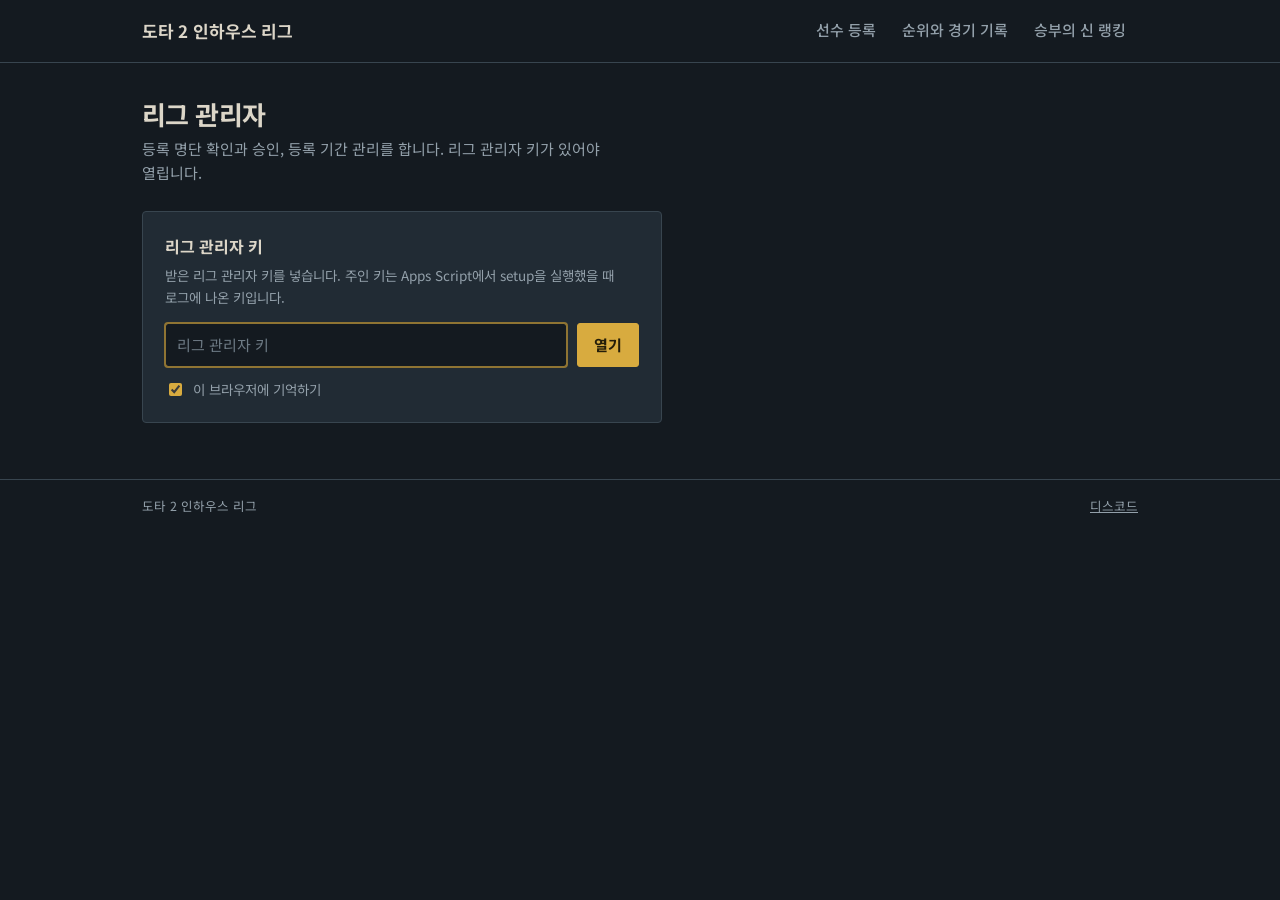
<file: admin.html>
<!doctype html>
<html lang="ko">
<head>
<meta charset="utf-8">
<meta name="viewport" content="width=device-width, initial-scale=1, viewport-fit=cover">
<meta name="robots" content="noindex, nofollow">
<title>리그 관리자 | 도타 2 인하우스 리그</title>
<meta name="theme-color" content="#141a20">
<link rel="preconnect" href="https://fonts.googleapis.com">
<link rel="preconnect" href="https://fonts.gstatic.com" crossorigin>
<link href="https://fonts.googleapis.com/css2?family=Oswald:wght@400;500;600&family=Noto+Sans+KR:wght@400;500;700&display=swap" rel="stylesheet">
<link rel="stylesheet" href="assets/site.css">
<style>
.login{max-width:520px}
.login .row{display:flex;flex-wrap:wrap;gap:10px;align-items:center;margin-top:12px}
.login input[type=password]{flex:1 1 260px}
.check{display:inline-flex;gap:8px;align-items:center;font-size:13.5px;color:var(--bone-dim);cursor:pointer}
.check input{accent-color:var(--gold)}
.bar{display:flex;flex-wrap:wrap;gap:10px 16px;align-items:center}
.bar .grow{flex:1}
.pill{display:inline-flex;align-items:center;gap:7px;font-weight:700}
.pill::before{content:"";width:9px;height:9px;border-radius:50%;background:var(--faint)}
.pill.on::before{background:var(--rad)}
.pill.off::before{background:var(--dire)}
.season-row{display:flex;flex-wrap:wrap;gap:8px;align-items:center;margin-top:14px}
.season-row input{width:160px}
.season-row label{min-width:58px}
.season-row input[type=date],.season-row input[type=number]{background:var(--ink);border:1px solid var(--line);border-radius:3px;padding:8px 10px;color:var(--bone)}
.season-row input[type=date]:focus,.season-row input[type=number]:focus{outline:2px solid var(--gold-dim);outline-offset:-1px;border-color:var(--gold-dim)}
.season-row input[type=number]{width:110px;font-family:var(--num);font-size:15px}
.season-row .state{flex:1 1 260px;font-size:12.5px;color:var(--bone-dim)}
.season-row .state.done{color:#e58b80}
.season-note{margin:10px 0 0;font-size:12.5px;color:var(--bone-dim);max-width:76ch}
.season-note b{color:var(--bone);font-weight:500}
.counts{display:flex;flex-wrap:wrap;gap:4px 18px;font-size:14px;color:var(--bone-dim);margin:0 0 14px}
.counts b{font-family:var(--num);font-weight:500;color:var(--bone);font-size:16px;margin-right:3px}
.controls{display:flex;flex-wrap:wrap;gap:10px 12px;align-items:center;margin-bottom:12px}
.controls input[type=search]{flex:1 1 160px;max-width:240px;padding:7px 10px}
.controls select{padding:7px 10px}
.scroll{overflow-x:auto;-webkit-overflow-scrolling:touch;margin:0 -4px;padding:0 4px}
table.reg{width:100%;border-collapse:collapse;min-width:900px;font-size:14px}
.reg th{text-align:left;font-size:12px;font-weight:500;color:var(--bone-dim);padding:0 8px 8px;border-bottom:1px solid var(--line);white-space:nowrap}
.reg td{padding:9px 8px;border-bottom:1px solid var(--line-soft);vertical-align:middle}
.reg td.n{text-align:right}
.reg tr:hover td{background:var(--ink-2)}
.reg select{padding:4px 8px;font-size:13px}
.reg select.s-승인{border-color:var(--rad);color:#cfe3a8}
.reg select.s-제외{border-color:var(--dire-deep);color:#e58b80}
.reg .nick{font-weight:500}
.reg .note{display:block;margin-top:2px;font-size:12px;font-weight:400;color:#e58b80;white-space:nowrap}
.reg .note.back{color:var(--gold)}
.reg .peak{color:var(--bone-dim)}
.reg .prefs{white-space:nowrap;font-size:13px}
.reg .prefs span:first-child{color:var(--bone)}
.reg .prefs span{color:var(--bone-dim);margin-right:6px}
.reg .disc{font-family:ui-monospace,Consolas,monospace;font-size:13px}
.reg .time{white-space:nowrap;font-size:12.5px;color:var(--bone-dim)}
.reg tr.excluded td{opacity:.55}
.none{padding:26px 8px;text-align:center;color:var(--bone-dim)}
.export-row{display:flex;flex-wrap:wrap;gap:12px;align-items:center}
ol.steps{margin:12px 0 0;padding-left:20px;color:var(--bone-dim);font-size:13.5px}
ol.steps li + li{margin-top:3px}
.whoami{font-size:12.5px;color:var(--bone-dim);white-space:nowrap}
.whoami b{color:var(--bone);font-weight:500}
.reg .by{white-space:nowrap;font-size:12.5px;color:var(--bone-dim)}
table.reg.staff{min-width:420px;margin-top:16px}
#staffForm input{flex:1 1 180px;max-width:260px;padding:8px 10px}
.newkey{margin-top:14px}
.newkey input{flex:1 1 300px;font-family:ui-monospace,Consolas,monospace;font-size:13px;padding:8px 10px}
details.by-file{margin-top:18px;padding-top:12px;border-top:1px solid var(--line-soft)}
details.by-file summary{cursor:pointer;font-size:13.5px;color:var(--bone-dim)}
details.by-file summary:hover,details.by-file[open] summary{color:var(--bone)}
details.by-file[open] summary{margin-bottom:10px}

/* 새 시즌 시작 확인 창: 바뀌는 것들을 보여 주고, "시즌 변경"을 직접 입력해야 넘어간다 */
.season-dialog{width:min(580px,calc(100% - 28px));max-height:calc(100% - 28px);overflow:auto;padding:24px;border:1px solid var(--line);border-radius:6px;
  background:var(--panel);color:var(--bone);box-shadow:0 24px 70px rgba(0,0,0,.6)}
.season-dialog::backdrop{background:rgba(8,11,14,.74)}
.season-dialog h2{margin:0 0 14px;font-size:18px}
.sd-move{display:flex;flex-wrap:wrap;align-items:baseline;gap:4px 10px;margin:0 0 14px;font-size:13px;color:var(--bone-dim)}
.sd-move b{font-size:17px;color:var(--bone)}
.sd-move b.new{color:var(--gold)}
.sd-move .arrow{color:var(--faint)}
.sd-warn{margin:0 0 14px;padding:10px 12px;border-left:3px solid var(--dire);border-radius:0 3px 3px 0;background:var(--ink-2);font-size:14px}
.sd-warn b{color:#e58b80}
.sd-list{margin:0 0 18px;padding:0;list-style:none;font-size:13.5px;color:var(--bone-dim)}
.sd-list li{padding:9px 0;border-top:1px solid var(--line-soft)}
.sd-list li:first-child{border-top:0;padding-top:0}
.sd-list b{display:block;margin-bottom:2px;color:var(--bone);font-weight:700;font-size:14px}
.sd-list strong{color:var(--bone);font-weight:500}
.sd-list code{font-family:ui-monospace,Consolas,monospace;font-size:12.5px;color:var(--bone)}
.sd-mmr{margin:0 0 18px;padding:10px 12px 12px;border:1px solid var(--line);border-radius:4px;font-size:13.5px;color:var(--bone-dim)}
.sd-mmr legend{padding:0 6px;color:var(--bone);font-weight:700;font-size:14px}
.sd-mmr label{display:flex;gap:8px;align-items:baseline;padding:4px 0;cursor:pointer}
.sd-mmr input{flex:none;accent-color:var(--gold)}
.sd-mmr b{color:var(--bone);margin-right:6px}
.sd-ask{display:block;margin:0 0 8px;font-size:14px}
.sd-ask b{color:var(--gold)}
.season-dialog input[type=text]{width:100%;font-size:16px;padding:10px 12px}
.sd-actions{display:flex;justify-content:flex-end;gap:10px;margin-top:16px}
.btn.danger{background:var(--dire);border-color:var(--dire);color:#fff;font-weight:700}
.btn.danger:hover{background:#cf5246;border-color:#cf5246}
.btn.danger[disabled]:hover{background:var(--dire);border-color:var(--dire)}

/* 내전 가능 시간 (서버 버전 22): 선수들이 /시간등록 링크로 칠한 시간을 모아 본다 */
.t-stats{display:flex;flex-wrap:wrap;gap:10px 26px;align-items:flex-end;margin-bottom:14px}
.t-stat{display:flex;flex-direction:column}
.t-stat .k{font-size:12px;color:var(--bone-dim)}
.t-stat .v{font-family:var(--num);font-size:24px;line-height:1.15;font-variant-numeric:tabular-nums}
.t-stat .v small{font-family:var(--sans);font-size:13px;color:var(--bone-dim);margin-left:4px}
.t-body{display:grid;grid-template-columns:minmax(0,1.55fr) minmax(0,1fr);gap:20px;align-items:start}
@media (max-width:780px){.t-body{grid-template-columns:minmax(0,1fr)}}
.t-scroll{overflow-x:auto;overscroll-behavior-x:contain;min-width:0}
.tgrid{display:grid;grid-template-columns:40px repeat(7,minmax(42px,1fr));gap:3px;--row:26px}
.tgrid .corner,.tgrid .gh{background:var(--panel)}
.tgrid .corner{position:sticky;left:0;z-index:2}
.tgrid .gh{display:flex;flex-direction:column;align-items:center;line-height:1.25;padding-bottom:5px;border-bottom:2px solid transparent;color:var(--bone-dim)}
.tgrid .gh b{font-size:13px;font-weight:500;white-space:nowrap}
.tgrid .gh span{font-family:var(--num);font-size:11.5px}
.tgrid .gh.we b{color:var(--bone)}
.tgrid .gh.today{border-bottom-color:var(--gold);color:var(--gold)}
.tgrid .gh.today b{color:var(--gold);font-weight:700}
.tgrid .tl{position:sticky;left:0;z-index:1;background:var(--panel);font-family:var(--num);font-size:12px;color:var(--faint);text-align:right;padding-right:6px;
  height:var(--row);line-height:var(--row);white-space:nowrap}
.tgrid .tl.am{color:var(--bone-dim)}
.tgrid .tl small{font-family:var(--sans);font-size:10px;margin-right:2px}
.tgrid .mid{margin-top:4px}
.hcell{height:var(--row);border:0;border-radius:2px;padding:0;font-family:var(--num);font-size:12px;font-variant-numeric:tabular-nums;color:var(--bone-dim);
  background:var(--ink-2);display:block;width:100%}
.hcell.ten{outline:1px solid rgba(220,214,200,.45);outline-offset:-1px}
.hcell.sel{outline:2px solid var(--bone);outline-offset:-2px}
.t-side h3{margin:0 0 8px;font-size:14.5px}
.t-side h3 + p{margin:-4px 0 10px;font-size:12.5px;color:var(--bone-dim)}
ol.t-top{list-style:none;margin:0 0 18px;padding:0;display:grid;gap:6px}
ol.t-top button{width:100%;display:grid;grid-template-columns:22px minmax(0,1fr) auto;gap:8px;align-items:center;text-align:left;background:var(--ink-2);
  border:1px solid var(--line);border-radius:3px;padding:7px 10px}
ol.t-top button[aria-pressed="true"]{border-color:var(--gold);background:var(--panel-2)}
ol.t-top .rk{font-family:var(--num);color:var(--gold)}
ol.t-top .when{font-weight:500}
ol.t-top .cnt{font-family:var(--num);font-size:17px}
ol.t-top .cnt small{font-family:var(--sans);font-size:12px;color:var(--bone-dim);margin-left:2px}
.who-box{background:var(--ink-2);border:1px solid var(--line);border-radius:3px;padding:12px}
.who-box .title{font-weight:700;margin-bottom:6px}
.names{display:flex;flex-wrap:wrap;gap:4px 6px}
.names span{font-size:13px;background:var(--panel-2);border-radius:3px;padding:1px 7px;color:#c9cdfb}
.t-points{margin-top:22px;padding-top:16px;border-top:1px solid var(--line-soft)}
.t-points h3{margin:0 0 4px;font-size:15px}
.t-points ul{margin:0 0 14px;padding-left:18px;font-size:13px;color:var(--bone-dim);max-width:76ch}
.t-points ul b{color:var(--bone);font-weight:500}
.ev-form{display:grid;grid-template-columns:repeat(auto-fit,minmax(150px,1fr));gap:12px 16px;align-items:end}
.field{display:flex;flex-direction:column;gap:4px;font-size:13px;color:var(--bone-dim);min-width:0}
.field input{background:var(--ink);border:1px solid var(--line);border-radius:3px;padding:7px 9px;width:100%;color:var(--bone)}
.field input[type=number]{font-family:var(--num);font-size:15px}
.field input:focus{outline:2px solid var(--gold-dim);outline-offset:-1px;border-color:var(--gold-dim)}
.ev-sub{grid-column:1 / -1;margin:6px 0 -2px;font-size:13px;font-weight:700;color:var(--bone)}
.switch{display:inline-flex;align-items:center;gap:9px;background:none;border:0;padding:2px 0;font-size:14px;text-align:left}
.switch .track{flex:none;width:36px;height:20px;border-radius:10px;background:var(--line);position:relative;transition:background .15s}
.switch .track::after{content:"";position:absolute;top:2px;left:2px;width:16px;height:16px;border-radius:50%;background:var(--bone);transition:transform .15s}
.switch[aria-checked="true"] .track{background:var(--rad)}
.switch[aria-checked="true"] .track::after{transform:translateX(16px)}
.switch[disabled]{opacity:.5;cursor:not-allowed}
.ev-status{display:flex;flex-wrap:wrap;gap:8px 18px;margin-top:14px;font-size:13.5px;align-items:center;color:var(--bone-dim)}
.ev-status b{font-family:var(--num);font-size:17px;font-weight:500;color:var(--bone);margin-right:2px}
</style>
</head>
<body>
<header id="site-head"></header>

<main class="wrap">
  <h1 class="page-title">리그 관리자</h1>
  <p class="page-lead">등록 명단 확인과 승인, 등록 기간 관리를 합니다. 리그 관리자 키가 있어야 열립니다.</p>

  <div class="notice bad" id="noApi" hidden><p>서버가 아직 연결되지 않았습니다. config.js의 apiUrl에 Apps Script 웹 앱 주소를 넣어 주세요.</p></div>

  <form class="panel login" id="login" hidden>
    <h2>리그 관리자 키</h2>
    <p class="hint">받은 리그 관리자 키를 넣습니다. 주인 키는 Apps Script에서 setup을 실행했을 때 로그에 나온 키입니다.</p>
    <div class="row">
      <input type="password" id="key" autocomplete="current-password" aria-label="리그 관리자 키" placeholder="리그 관리자 키">
      <button class="btn gold" type="submit" id="btnLogin">열기</button>
    </div>
    <div class="row">
      <label class="check"><input type="checkbox" id="remember" checked> 이 브라우저에 기억하기</label>
    </div>
    <div class="notice bad" id="loginErr" style="margin-top:14px" hidden></div>
  </form>

  <div id="app" hidden>
    <section class="panel">
      <div class="bar">
        <span class="pill" id="openPill"></span>
        <span class="dim grow" id="openHint"></span>
        <span class="whoami" id="whoami" hidden></span>
        <button class="btn sm" type="button" id="btnToggleOpen"></button>
        <button class="btn sm ghost" type="button" id="btnLogout">잠그기</button>
      </div>
      <div class="season-row" id="regCloseRow" hidden>
        <label for="regClose" class="dim" style="font-size:13.5px">모집 종료</label>
        <input type="date" id="regClose" aria-describedby="regCloseState">
        <button class="btn sm" type="button" id="btnRegClose">날짜 저장</button>
        <button class="btn sm ghost" type="button" id="btnRegCloseOff" hidden>지우기</button>
        <span class="state" id="regCloseState"></span>
      </div>
      <div class="season-row">
        <label for="season" class="dim" style="font-size:13.5px">시즌 이름</label>
        <input type="text" id="season" maxlength="30">
        <button class="btn sm" type="button" id="btnSeason">이름만 고치기</button>
        <span class="dim" style="font-size:12.5px">등록 페이지와 순위 페이지 위쪽에 보입니다. 이름만 바뀌고 명단은 그대로입니다.</span>
      </div>
      <div class="season-row" id="seasonEndRow" hidden>
        <label for="seasonEnd" class="dim" style="font-size:13.5px">시즌 종료</label>
        <input type="date" id="seasonEnd" aria-describedby="seasonEndState">
        <button class="btn sm" type="button" id="btnSeasonEnd">날짜 저장</button>
        <button class="btn sm ghost" type="button" id="btnSeasonEndOff" hidden>지우기</button>
        <span class="state" id="seasonEndState"></span>
      </div>
      <div class="season-row">
        <label for="newSeason" class="dim" style="font-size:13.5px">새 시즌</label>
        <input type="text" id="newSeason" maxlength="30" placeholder="예) 시즌 2">
        <button class="btn sm" type="button" id="btnNewSeason">새 시즌 시작</button>
        <span class="dim" id="ownerOnlySeason" style="font-size:12.5px" hidden>새 시즌 시작은 주인 키로만 할 수 있습니다.</span>
      </div>
      <p class="season-note">새 시즌을 시작하면 <b>순위(승·패)와 경기 기록만 새로 시작합니다.</b> 등록 명단과 선수는 그대로 이어지고, 선수는 다시 등록하지 않습니다.
        끝난 시즌의 명단·순위·경기 기록은 시트에 그 시즌 이름이 붙은 탭으로 남습니다.
        등록을 받을지는 시즌과 상관없이 위의 <b>등록 열기·닫기</b>로 정합니다. <span id="pastSeasons"></span></p>
      <p class="season-note" id="dateNote" hidden><b>모집 종료</b>와 <b>시즌 종료</b>는 날짜를 정해 두면 <b>그날 0시(한국 시간)</b>에 저절로 됩니다. 11월 1일로 정하면 10월 31일 밤까지입니다.
        시즌 종료 시각 <b>전에 시작한 경기</b>까지가 그 시즌의 경기이고, 끝난 시각이 그 뒤여도 그 경기는 기록됩니다. 그 뒤에 시작한 경기는 봇이 기록하지 않습니다.
        시즌이 끝나도 새 시즌은 저절로 시작하지 않으니, 남은 경기의 결과를 모두 기록한 뒤에 <b>새 시즌 시작</b>을 눌러 주세요.</p>
      <div class="season-row" id="alertRow" hidden>
        <label for="webhook" class="dim" style="font-size:13.5px">새 등록 알림</label>
        <input type="password" id="webhook" autocomplete="off" placeholder="디스코드 웹후크 주소" aria-describedby="alertNote">
        <button class="btn sm" type="button" id="btnAlert">알림 켜기</button>
        <button class="btn sm ghost" type="button" id="btnAlertOff" hidden>끄기</button>
        <span class="dim" id="alertState" style="font-size:12.5px"></span>
      </div>
      <p class="season-note" id="alertNote" hidden>새 선수 등록이 들어오면 디스코드 채널에 바로 알립니다. 알림을 받을 채널에서 <b>채널 편집 → 연동 → 웹후크 → 새 웹후크</b>를 만들고 <b>웹후크 URL 복사</b>로 받은 주소를 넣어 주세요.
        이 주소를 아는 사람은 그 채널에 글을 올릴 수 있으니 다른 사람에게 보여 주지 마세요. 주인 키로만 바꿀 수 있습니다.</p>
      <div class="season-row" id="oracleRow" hidden>
        <span class="dim" style="font-size:13.5px">오라클 봇</span>
        <span class="pill" id="oraclePill"></span>
        <button class="btn sm" type="button" id="btnOracle"></button>
        <span class="dim" id="oracleState" style="font-size:12.5px"></span>
      </div>
      <p class="season-note" id="oracleNote" hidden>오라클 봇은 내전의 <b>승부 예측</b>(포인트 걸기)을 맡는 봇입니다. 켜고 끄는 것은 <b>5분 안에</b> 봇에 반영됩니다.
        끄면 새 승부 예측이 열리지 않고 포인트 받기와 걸기가 멈춥니다. 이미 받고 있거나 결과를 기다리는 판은 끝까지 처리합니다(마감, 정산, 돌려주기).
        주인 키로만 바꿀 수 있습니다. <a href="rank/oracle.html">승부의 신 랭킹 보기</a>
        <span id="oracleSheetNote" hidden>모든 사람의 포인트 기록은 구글 시트의 <b>승부 예측 포인트</b> 탭과, 등록 탭의 <b>승부예측포인트</b> 칸에서도 볼 수 있습니다(보기용. 오라클 봇이 포인트가 바뀔 때마다 다시 씁니다).</span></p>
      <div class="season-row" id="oraclePlayRow" hidden>
        <label for="oraclePlay" class="dim" style="font-size:13.5px">참가 포인트</label>
        <input type="number" id="oraclePlay" min="0" max="10000" step="10" inputmode="numeric" aria-describedby="oraclePlayState">
        <button class="btn sm" type="button" id="btnOraclePlay">저장</button>
        <span class="state" id="oraclePlayState"></span>
      </div>
      <div class="season-row" id="oracleFirstRow" hidden>
        <label for="oracleFirst" class="dim" style="font-size:13.5px">첫 내전 참가 포인트</label>
        <input type="number" id="oracleFirst" min="0" max="10000" step="10" inputmode="numeric" aria-describedby="oracleFirstState">
        <button class="btn sm" type="button" id="btnOracleFirst">저장</button>
        <span class="state" id="oracleFirstState"></span>
      </div>
      <p class="season-note" id="oraclePlayNote" hidden><b>참가 포인트</b>는 내전의 결과가 기록될 때 그 판에 뛴 선수 열 명이 <b>승패와 상관없이</b> 받는 포인트입니다(쉬는 사람은 받지 않습니다).
        <span id="oracleFirstNote" hidden><b>첫 내전 참가 포인트</b>는 그날(오전 6시에 바뀝니다) 결과가 가장 먼저 기록된 내전에 뛴 선수가 참가 포인트 대신 받는 포인트입니다. 보통 내전과 같게 하려면 같은 값을 넣으세요.</span>
        바꾸면 <b>5분 안에</b> 봇에 반영되고, 그 뒤에 기록되는 결과부터 새 값으로 줍니다. 이미 준 포인트는 그대로입니다. 0으로 두면 주지 않습니다.
        주인 키로만 바꿀 수 있습니다.</p>
      <div class="season-row" id="oracleResetRow" hidden>
        <span class="dim" style="font-size:13.5px">포인트 초기화</span>
        <button class="btn sm" type="button" id="btnOracleReset">승부 예측 포인트 초기화</button>
        <span class="state" id="oracleResetState"></span>
      </div>
      <p class="season-note" id="oracleResetNote" hidden><b>승부 예측 포인트 초기화</b>는 모든 사람의 보유 포인트와 예측 전적, 승부의 신 랭킹을 지웁니다. <b>되돌릴 수 없습니다.</b>
        그때 걸려 있던 포인트도 없던 일이 됩니다. 초기화한 뒤에는 누구나 이번 주 포인트를 다시 받을 수 있고, 봇이 포인트 받기 글을 새로 올립니다.
        랭킹은 바로 비워지고, 봇에는 <b>5분 안에</b> 반영됩니다. 시즌이 바뀌어도 포인트는 저절로 지워지지 않으니, 새 시즌에 새로 시작하려면 여기서 초기화합니다.
        주인 키로만 할 수 있습니다.</p>
    </section>

    <section class="panel">
      <div class="bar" style="margin-bottom:10px">
        <h2 class="grow" style="margin:0">등록 명단</h2>
        <button class="btn sm ghost" type="button" id="btnReload">새로 고침</button>
      </div>
      <p class="hint">승인하거나 제외한 선수는 등록 정보를 직접 고칠 수 없습니다. 고치게 하려면 상태를 대기로 돌려 주고, 선수가 다시 제출하면 내용을 보고 다시 승인하세요.
        <span id="linkHint" hidden>승인하면 그 선수가 바로 선수단에 들어가 내전의 팀 편성에 낄 수 있습니다.</span></p>
      <p class="counts" id="counts"></p>
      <div class="controls">
        <div class="seg" role="group" aria-label="상태로 거르기" id="statusSeg">
          <button type="button" data-st="" aria-pressed="true">전체</button>
          <button type="button" data-st="대기" aria-pressed="false">대기</button>
          <button type="button" data-st="승인" aria-pressed="false">승인</button>
          <button type="button" data-st="제외" aria-pressed="false">제외</button>
        </div>
        <input type="search" id="q" placeholder="닉네임·디스코드 찾기" aria-label="닉네임이나 디스코드로 찾기">
        <select id="sort" aria-label="정렬">
          <option value="new">최근 등록순</option>
          <option value="mmr">MMR 높은 순</option>
          <option value="name">닉네임순</option>
        </select>
        <button class="btn sm" type="button" id="btnApproveAll" hidden></button>
      </div>
      <div class="scroll">
        <table class="reg">
          <thead><tr>
            <th scope="col">상태</th><th scope="col">닉네임</th><th scope="col" class="n">MMR</th><th scope="col" class="n">최고 MMR</th><th scope="col">포지션 순서</th>
            <th scope="col">디스코드</th><th scope="col">스팀</th><th scope="col">등록</th><th scope="col">고침</th><th scope="col">처리</th>
          </tr></thead>
          <tbody id="rows"></tbody>
        </table>
      </div>
    </section>

    <!-- 서버 버전 22부터: 선수들이 디스코드의 /시간등록 링크로 칠한 내전 가능 시간 -->
    <section class="panel" id="timePanel" hidden>
      <div class="bar" style="margin-bottom:10px">
        <h2 class="grow" style="margin:0">내전 가능 시간</h2>
        <button class="btn sm ghost" type="button" id="btnTimeReload">새로 고침</button>
      </div>
      <p class="hint">선수들이 디스코드에서 <b>/시간등록</b>으로 받은 링크로 칠한 시간입니다. 오늘부터 7일 동안 시간대마다 되는 사람의 수이고, 진할수록 많습니다.
        10명 이상인 칸은 테두리로 표시합니다. 칸이나 추천 시간을 누르면 그 시간에 되는 사람이 나옵니다. 선수들의 화면에는 사람 수와 이름 없이 진하기만 보입니다.
        구글 시트의 <b>내전 가능 시간</b> 탭에서도 한 사람씩 볼 수 있습니다.</p>
      <div class="t-stats">
        <div class="t-stat"><span class="k">시간표를 등록한 사람</span><span class="v" id="tAll">-</span></div>
        <div class="t-stat"><span class="k">가장 많은 한 시간</span><span class="v" id="tBest">-</span></div>
      </div>
      <div class="controls">
        <span class="seg" role="group" aria-label="몇 시간 연속" id="tSpanSeg">
          <button type="button" data-span="1" aria-pressed="false">1시간</button>
          <button type="button" data-span="2" aria-pressed="true">2시간 연속</button>
          <button type="button" data-span="3" aria-pressed="false">3시간 연속</button>
        </span>
      </div>
      <div class="t-body">
        <div class="t-scroll"><div class="tgrid" id="tGrid" role="group" aria-label="시간대별 인원"></div></div>
        <div class="t-side">
          <h3 id="tTopTitle">추천 시간 TOP 5</h3>
          <p id="tTopNote"></p>
          <ol class="t-top" id="tTop"></ol>
          <div class="who-box" aria-live="polite">
            <div class="title" id="tWhoTitle">-</div>
            <div class="names" id="tWho"></div>
          </div>
        </div>
      </div>

      <div class="t-points">
        <h3>시간 등록 포인트</h3>
        <ul>
          <li><b>처음 등록 포인트</b>: 시간표를 처음 저장한 선수에게 한 번 줍니다. 이벤트와 상관없고, 이벤트 기간에 처음 등록하면 이벤트 포인트도 함께 받습니다.</li>
          <li><b>이벤트 포인트</b>: 이벤트 기간 안에 시간표를 저장하거나 확인한 선수에게 줍니다. 한 이벤트에서 선수당 한 번입니다. 예전에 칠해 둔 시간표가 남아 있으면 <b>이대로 확인</b>만 눌러도 받습니다.
            기간은 시작 날짜 0시부터 끝 날짜 밤까지입니다. 기간이 앞의 이벤트와 겹치면(날짜를 고치거나 늘린 것) 같은 이벤트로 봐서 이미 받은 선수는 다시 받지 않고, 겹치지 않으면 새 이벤트라 모두 다시 받을 수 있습니다.</li>
          <li>포인트는 오라클 봇이 5분마다 확인해서 넣어 줍니다(오라클 봇을 꺼 둔 동안에는 켜진 뒤에 넣습니다). 주인 키로만 바꿀 수 있습니다.</li>
        </ul>
        <div class="ev-form">
          <label class="field" for="tFirst">처음 등록 포인트<input type="number" id="tFirst" min="0" max="10000" step="100" inputmode="numeric"></label>
          <p class="ev-sub">이벤트</p>
          <button class="switch" type="button" role="switch" aria-checked="false" id="tEvSwitch"><span class="track" aria-hidden="true"></span><span>이벤트 켜기</span></button>
          <label class="field" for="tEvFrom">시작 날짜<input type="date" id="tEvFrom"></label>
          <label class="field" for="tEvTo">끝 날짜(그날까지)<input type="date" id="tEvTo"></label>
          <label class="field" for="tEvPts">이벤트 포인트<input type="number" id="tEvPts" min="0" max="10000" step="50" inputmode="numeric"></label>
          <button class="btn" type="button" id="btnTimePoints">저장</button>
        </div>
        <div class="ev-status">
          <span class="pill" id="tEvPill"></span>
          <span id="tEvCount"></span>
          <span id="tFirstCount"></span>
          <span id="tPending"></span>
          <span id="tOwnerOnly" hidden>주인 키로만 바꿀 수 있습니다.</span>
        </div>
      </div>
    </section>

    <section class="panel">
      <h2>리그 매니저</h2>
      <p class="hint">팀 편성을 고치거나 경기 기록·선수단·정산 설정을 다루는 프로그램입니다. 아래 버튼으로 열면 이 서버에 이어진 채로 열리고, 처음 여는 브라우저에서는 서버의 기록을 받아 옵니다.</p>
      <div class="export-row">
        <a class="btn gold" id="btnManager" href="manager/" target="_blank" rel="noopener">리그 매니저 열기</a>
        <span class="dim" style="font-size:12.5px">로그인할 때 <b>이 브라우저에 기억하기</b>를 껐다면, 매니저의 데이터 · 설정 탭에서 리그 관리자 키를 한 번 넣어 주세요.</span>
      </div>
      <h3 style="margin:22px 0 6px;font-size:15px">선수단</h3>
      <!-- 서버 버전 10부터: 승인한 선수를 서버가 선수단에 넣는다. 그 전 버전의 서버에서는 이 칸을 감추고 아래의 파일 방식을 펼쳐 둔다 -->
      <div id="autoLink" hidden>
        <p class="hint"><b>승인한 선수는 바로 선수단에 들어갑니다.</b> 매니저에 명단을 불러오지 않아도 봇이 그 선수로 팀을 짭니다.
          승인을 풀면(대기·제외) 아직 경기를 치르지 않은 선수는 선수단에서도 빠지고, 경기를 치른 선수는 전적이 남도록 그대로 둡니다.
          선수단에서 빼려는 선수는 매니저에서 지우기 전에 위 명단에서 먼저 제외해 주세요. 승인된 채로 지우면 다시 들어옵니다.</p>
        <div class="export-row">
          <button class="btn" type="button" id="btnSync">선수단 다시 맞추기</button>
          <span class="dim" style="font-size:12.5px">승인돼 있는데 선수단에 빠진 선수가 있으면 넣습니다. 평소에는 누를 일이 없습니다.</span>
        </div>
      </div>
      <details class="by-file" id="byFile" open>
        <summary>명단을 파일로 받아 매니저에 직접 불러오기</summary>
        <p class="hint">명단을 리그 매니저가 바로 읽는 파일로 받습니다. 디스코드와 스팀 정보도 함께 들어가서, 매니저가 같은 선수를 알아보고 디스코드 참가 명단과 짝을 맞춥니다.
          <span id="fileWhen" hidden>승인한 선수는 서버가 넣어 주므로 보통은 필요 없습니다. 대기 중인 선수까지 미리 넣어 두거나, 서버에 이어지지 않은 매니저에 명단을 넣을 때 씁니다.</span></p>
        <div class="export-row">
          <div class="seg" role="group" aria-label="보낼 선수" id="exportSeg">
            <button type="button" data-ex="approved" aria-pressed="true">승인한 선수만</button>
            <button type="button" data-ex="all" aria-pressed="false">제외한 선수만 빼고 모두</button>
          </div>
          <button class="btn gold" type="button" id="btnExport"></button>
        </div>
        <ol class="steps">
          <li>리그 매니저의 선수단 탭에서 <b>CSV 파일 고르기</b>를 눌러 받은 파일을 고릅니다.</li>
          <li><b>같은 선수면 갱신</b>으로 불러오면 새 선수는 더해지고, 이미 있는 선수는 닉네임·등록 MMR·지망만 고쳐집니다. 경기를 치른 선수의 인하우스 MMR과 전적은 그대로입니다.</li>
        </ol>
      </details>
    </section>

    <!-- 주인 키로 들어왔을 때만 보인다 (서버 버전 11부터) -->
    <section class="panel" id="staffPanel" hidden>
      <h2>리그 관리자</h2>
      <p class="hint">리그 관리자마다 키를 따로 줍니다. 그 키로 이 페이지와 리그 매니저를 쓸 수 있고, 누가 승인·제외했는지가 명단과 구글 시트의 <b>운영 기록</b> 탭에 남습니다.
        리그 관리자를 추가하고 끊는 일과 새 시즌 시작은 지금 쓰고 계신 주인 키로만 할 수 있습니다. 주인 키는 다른 사람에게 주지 마세요.</p>
      <p class="hint">디스코드에서 봇으로 내전을 열고 결과를 기록하는 <b>리그 운영진</b>에게는 키를 주지 않습니다. 리그 운영진은 디스코드의 운영진 채널에서 봇 명령어만 쓰고, 이 페이지와 리그 매니저는 쓰지 않습니다.</p>
      <form class="export-row" id="staffForm">
        <input type="text" id="staffName" maxlength="20" placeholder="이름 (예: 짱고)" aria-label="추가할 리그 관리자의 이름" autocomplete="off">
        <button class="btn gold" type="submit" id="btnStaffAdd">리그 관리자 추가</button>
      </form>
      <div class="notice newkey" id="newKey" hidden>
        <p><b id="newKeyName"></b> 님의 리그 관리자 키입니다. <b>지금 한 번만 보입니다.</b> 복사해서 본인에게만 따로(개인 메시지로) 전해 주세요.</p>
        <div class="export-row" style="margin-top:10px">
          <input type="text" id="newKeyValue" readonly aria-label="새 리그 관리자 키" spellcheck="false">
          <button class="btn sm" type="button" id="btnKeyCopy">복사</button>
          <button class="btn sm ghost" type="button" id="btnKeyHide">가리기</button>
        </div>
        <p class="dim" style="margin-top:8px;font-size:12.5px">잃어버리면 그 리그 관리자를 끊고 다시 추가하면 새 키가 나옵니다.</p>
      </div>
      <div class="scroll">
        <table class="reg staff">
          <thead><tr><th scope="col">이름</th><th scope="col">추가한 날</th><th scope="col">마지막으로 쓴 날</th><th scope="col"></th></tr></thead>
          <tbody id="staffRows"></tbody>
        </table>
      </div>
    </section>

    <section class="panel">
      <h2>공개 기록</h2>
      <p class="hint" id="recordsInfo" style="margin:0"></p>
    </section>
  </div>

  <dialog class="season-dialog" id="seasonDialog" aria-labelledby="sdTitle">
    <form id="seasonForm">
      <h2 id="sdTitle">새 시즌 시작</h2>
      <p class="sd-move"><span>지금 시즌</span> <b id="sdOld"></b> <span class="arrow" aria-hidden="true">→</span> <span>새 시즌</span> <b class="new" id="sdNew"></b></p>
      <p class="sd-warn">새 시즌을 시작하면 아래 내용이 한꺼번에 바뀝니다. <b>시작한 뒤에는 되돌릴 수 없습니다.</b></p>
      <ul class="sd-list" id="sdList"></ul>
      <fieldset class="sd-mmr">
        <legend>인하우스 MMR</legend>
        <label><input type="radio" name="sdMmr" value="keep" checked> <span><b>이어 가기</b> 지금의 인하우스 MMR에서 새 시즌을 시작합니다.</span></label>
        <label><input type="radio" name="sdMmr" value="reset"> <span><b>되돌리기</b> 이번 시즌을 시작했을 때의 MMR로 되돌립니다. 시험 삼아 치른 시즌의 변동을 버릴 때 고릅니다.</span></label>
      </fieldset>
      <label class="sd-ask" for="sdWord">계속하려면 아래 칸에 <b>시즌 변경</b>이라고 입력하세요.</label>
      <input type="text" id="sdWord" autocomplete="off" spellcheck="false">
      <div class="sd-actions">
        <button class="btn ghost" type="button" id="sdCancel">취소</button>
        <button class="btn danger" type="submit" id="sdGo" disabled>새 시즌 시작</button>
      </div>
    </form>
  </dialog>
</main>

<footer id="site-foot"></footer>

<script src="config.js"></script>
<script src="assets/site.js?v=17"></script>
<script>
(function(){
  const {L, api, esc, mountChrome, setSeason, toast, PREF_LABEL, dayStart, dayAt, dayBefore} = window.Site;
  const $ = s => document.querySelector(s);
  // 다른 사이트가 이 페이지를 틀(iframe) 안에 띄워 놓고, 위에 다른 그림을 덮어 승인 같은 버튼을 누르게 만드는 속임수를 막는다
  if(window.top !== window.self){ document.body.textContent = '리그 관리자 페이지는 다른 사이트 안에서 열 수 없습니다. 주소를 직접 열어 주세요.'; return; }
  mountChrome('admin');

  const KEY_NAME = 'inhouse_admin_key';
  let key = '';
  let status = null;
  let players = [];
  const ui = {st: '', q: '', sort: 'new', ex: 'approved'};

  const fmt = iso => {
    const d = new Date(iso);
    return isNaN(d) ? '' : d.toLocaleString('ko-KR', {timeZone: 'Asia/Seoul', month: 'numeric', day: 'numeric', hour: '2-digit', minute: '2-digit', hour12: false});
  };
  const adminPost = (body, wait) => api.post(Object.assign({key}, body), wait).catch(err => {
    if(err.code === 'auth') lock('리그 관리자 키가 맞지 않습니다. 다시 넣어 주세요.');
    throw err;
  });

  /* ---------- 잠금 ---------- */
  function lock(msg){
    key = '';
    try{ localStorage.removeItem(KEY_NAME); sessionStorage.removeItem(KEY_NAME); }catch(e){}
    hideNewKey(); staffSeen = false; $('#staffRows').innerHTML = '';      // 잠근 화면 뒤에 방금 만든 키나 리그 관리자 목록이 남지 않게
    $('#app').hidden = true; $('#login').hidden = false;
    $('#loginErr').textContent = msg || ''; $('#loginErr').hidden = !msg;
    $('#key').value = ''; $('#key').focus();
  }
  async function unlock(k, remember){
    key = k;
    $('#btnLogin').disabled = true;
    try{
      status = await adminPost({action: 'ping'});
      try{
        (remember ? localStorage : sessionStorage).setItem(KEY_NAME, k);
        (remember ? sessionStorage : localStorage).removeItem(KEY_NAME);
      }catch(e){}
      $('#login').hidden = true; $('#app').hidden = false;
      renderStatus();
      await reload();
      loadTime();
    }catch(err){
      // 키가 틀린 경우는 lock()이 처리한다. 연결 문제면 저장한 키는 지우지 않고 다시 시도할 수 있게 둔다.
      if(err.code !== 'auth'){
        key = '';
        $('#app').hidden = true; $('#login').hidden = false;
        $('#loginErr').textContent = err.message; $('#loginErr').hidden = false;
        $('#key').value = k;
      }
    }finally{
      $('#btnLogin').disabled = false;
    }
  }
  $('#login').addEventListener('submit', e => {
    e.preventDefault();
    const k = $('#key').value.trim();
    if(!k){ $('#key').focus(); return; }
    unlock(k, $('#remember').checked);
  });
  $('#btnLogout').addEventListener('click', () => lock(''));

  // 서버 버전 10부터는 승인한 선수를 서버가 선수단(리그 기록)에 넣는다. 그 전 버전이면 지금까지처럼 명단 파일을 매니저에 불러와야 한다
  const autoLink = () => !!status && (status.version || 0) >= 10;
  // 서버 버전 11부터는 리그 관리자마다 키가 따로다. 지금 쓰는 키가 주인 키인지(리그 관리자 추가·끊기와 새 시즌 시작을 할 수 있는지)는 서버가 알려 준다.
  // 그 전 버전의 서버에는 키가 하나뿐이라 모두 주인으로 본다
  const hasStaff = () => !!status && (status.version || 0) >= 11;
  const isOwner = () => !hasStaff() || status.role !== 'staff';
  let staffSeen = false;                   // 리그 관리자 목록을 이미 읽었는지 (주인 키로 들어온 뒤 한 번)

  /* ---------- 등록 기간 ---------- */
  function renderStatus(){
    setSeason(status.season);
    const owner = isOwner();
    $('#whoami').innerHTML = hasStaff() ? (owner ? '<b>주인 키</b>로 들어왔습니다' : '<b>' + esc(status.name || '리그 관리자') + '</b> 님 (리그 관리자 키)') : '';
    $('#whoami').hidden = !hasStaff();
    $('#newSeason').disabled = !owner; $('#btnNewSeason').disabled = !owner; $('#ownerOnlySeason').hidden = owner;
    $('#staffPanel').hidden = !(hasStaff() && owner);
    // 새 등록 알림(서버 버전 14): 주인 키로만 바꾼다. 서버는 켜져 있는지만 알려 주고 웹후크 주소는 돌려주지 않는다
    const canAlert = owner && (status.version || 0) >= 14;
    $('#alertRow').hidden = !canAlert; $('#alertNote').hidden = !canAlert;
    $('#alertState').textContent = status.alert ? '켜져 있습니다.' : '꺼져 있습니다.';
    $('#btnAlert').textContent = status.alert ? '주소 바꾸기' : '알림 켜기';
    $('#btnAlertOff').hidden = !status.alert;
    // 오라클 봇(서버 버전 18): 주인 키로만 켜고 끈다. 봇은 이 값을 5분마다 읽으러 오고, 서버는 봇이 마지막으로 다녀간 때를 알려 준다
    const canOracle = owner && (status.version || 0) >= 18;
    $('#oracleRow').hidden = !canOracle; $('#oracleNote').hidden = !canOracle;
    $('#oracleSheetNote').hidden = (status.version || 0) < 21;
    $('#oraclePill').textContent = status.oracleOn ? '켜짐' : '꺼짐';
    $('#oraclePill').className = 'pill ' + (status.oracleOn ? 'on' : 'off');
    $('#btnOracle').textContent = status.oracleOn ? '오라클 봇 끄기' : '오라클 봇 켜기';
    $('#oracleState').textContent = status.oracleSeen
      ? '오라클 봇이 마지막으로 확인하러 온 때는 ' + fmt(status.oracleSeen) + '입니다.'
      : '오라클 봇이 아직 접속한 적이 없습니다. 봇을 돌리는 컴퓨터의 config.json 에 oracle_token 을 넣고 봇을 다시 켜야 합니다.';
    // 참가 포인트(서버 버전 19): 결과가 기록되면 그 판에 뛴 선수가 받는 포인트. 주인 키로만 바꾼다. 0이면 주지 않는다
    const canPlay = owner && (status.version || 0) >= 19;
    const play = Number.isInteger(status.oraclePlay) && status.oraclePlay > 0 ? status.oraclePlay : 0;
    $('#oraclePlayRow').hidden = !canPlay; $('#oraclePlayNote').hidden = !canPlay;
    if(document.activeElement !== $('#oraclePlay')) $('#oraclePlay').value = play;
    $('#oraclePlayState').textContent = play
      ? '결과가 기록되면 그 판에 뛴 선수 열 명이 ' + play.toLocaleString('ko-KR') + ' 포인트씩 받습니다.'
      : '지금은 참가 포인트를 주지 않습니다(0).';
    // 그날의 첫 내전의 참가 포인트(서버 버전 21): 주인 키로만 바꾼다
    const canFirst = owner && (status.version || 0) >= 21;
    const first = Number.isInteger(status.oracleFirst) && status.oracleFirst > 0 ? status.oracleFirst : 0;
    $('#oracleFirstRow').hidden = !canFirst; $('#oracleFirstNote').hidden = !canFirst;
    if(document.activeElement !== $('#oracleFirst')) $('#oracleFirst').value = first;
    $('#oracleFirstState').textContent = first
      ? '그날 결과가 가장 먼저 기록된 내전에 뛴 선수 열 명이 ' + first.toLocaleString('ko-KR') + ' 포인트씩 받습니다.'
      : '그날의 첫 내전에도 참가 포인트를 주지 않습니다(0).';
    // 승부 예측 포인트 초기화(서버 버전 20): 주인 키로만. 서버는 누른 때를 적어 두고, 봇이 그것을 보고 포인트를 지운다
    const canReset = owner && (status.version || 0) >= 20;
    const resetAt = status.oracleResetAt || '';
    $('#oracleResetRow').hidden = !canReset; $('#oracleResetNote').hidden = !canReset;
    $('#oracleResetState').textContent = !resetAt ? '초기화한 적이 없습니다.'
      : '마지막으로 초기화한 때는 ' + fmt(resetAt) + '입니다. ' + (status.oracleSeen && status.oracleSeen >= resetAt ? '봇이 확인해서 반영했습니다.' : '봇이 확인하러 오면 반영됩니다(5분 안).');
    if(hasStaff() && owner && !staffSeen){ staffSeen = true; loadStaff(); }
    // 내전 가능 시간(서버 버전 22): 모아 보기는 리그 관리자 누구나 보고, 시간 등록 포인트는 주인 키로만 바꾼다
    $('#timePanel').hidden = !timeOn();
    renderTimePoints();
    const auto = autoLink(), box = $('#byFile');
    $('#autoLink').hidden = !auto; $('#linkHint').hidden = !auto; $('#fileWhen').hidden = !auto;
    if(box.dataset.auto !== String(auto)){ box.open = !auto; box.dataset.auto = String(auto); }   // 서버가 넣어 주면 파일 방식은 접어 둔다 (리그 관리자가 펼친 것은 다시 접지 않는다)
    $('#openPill').textContent = status.open ? '등록 받는 중' : '등록 닫힘';
    $('#openPill').className = 'pill ' + (status.open ? 'on' : 'off');
    // 날짜로 닫기(서버 버전 16): 모집 종료 날짜는 리그 관리자 누구나, 시즌 종료 날짜는 주인 키로만 정한다. 기준은 그날 0시(한국 시간)다
    const dated = (status.version || 0) >= 16;
    const closeDay = dated ? status.regClose || '' : '', endDay = dated ? status.seasonEnd || '' : '';
    const closePassed = !!closeDay && dayStart(closeDay) <= Date.now();
    $('#openHint').textContent = status.open
      ? '누구나 등록 페이지에서 등록하거나 정보를 고칠 수 있습니다.' + (closeDay ? ' ' + dayAt(closeDay) + '에 저절로 닫힙니다.' : '')
      : closePassed ? '모집 종료 날짜(' + dayAt(closeDay) + ')가 지나 닫혔습니다. 다시 받으려면 등록 열기를 누르세요.'
      : '등록 페이지에서 새로 등록하거나 고칠 수 없습니다.';
    $('#regCloseRow').hidden = !dated; $('#seasonEndRow').hidden = !dated; $('#dateNote').hidden = !dated;
    if(document.activeElement !== $('#regClose')) $('#regClose').value = closeDay;
    $('#btnRegCloseOff').hidden = !closeDay;
    $('#regCloseState').className = 'state' + (closePassed ? ' done' : '');
    $('#regCloseState').textContent = !closeDay ? '정하지 않았습니다. 정해 두면 그날 0시에 등록이 저절로 닫힙니다.'
      : closePassed ? dayAt(closeDay) + '에 등록이 닫혔습니다.'
      : dayAt(closeDay) + '에 등록이 저절로 닫힙니다. ' + dayBefore(closeDay) + '까지 받습니다.' + (status.open ? '' : ' 지금은 닫아 둔 상태라, 등록을 열어야 받습니다.');
    if(document.activeElement !== $('#seasonEnd')) $('#seasonEnd').value = endDay;
    $('#seasonEnd').disabled = !owner; $('#btnSeasonEnd').disabled = !owner; $('#btnSeasonEndOff').disabled = !owner;
    $('#btnSeasonEndOff').hidden = !endDay;
    $('#seasonEndState').className = 'state' + (endDay && status.seasonEnded ? ' done' : '');
    $('#seasonEndState').textContent = (!endDay ? '정하지 않았습니다. 정해 두면 그날 0시 전에 시작한 경기까지만 이 시즌에 기록됩니다.'
      : status.seasonEnded ? dayAt(endDay) + '에 시즌이 끝났습니다. 그 전에 시작한 경기의 결과만 기록됩니다. 다음 시즌은 아래 새 시즌 시작으로 엽니다.'
      : dayAt(endDay) + '에 시즌이 끝납니다. ' + dayBefore(endDay) + '까지 시작한 경기가 이 시즌의 경기입니다.') + (owner ? '' : ' 주인 키로만 바꿀 수 있습니다.');
    $('#btnToggleOpen').textContent = status.open ? '등록 닫기' : '등록 열기';
    if(document.activeElement !== $('#season')) $('#season').value = status.season || '';
    const past = status.pastSeasons || [];
    $('#pastSeasons').textContent = past.length ? '지난 시즌: ' + past.map(s => s || '이름 없는 시즌').join(', ') : '';
    // 공개 기록은 리그 매니저나 봇이 기록을 올릴 때, 그리고 서버가 승인한 선수를 선수단에 넣을 때 바뀐다
    $('#recordsInfo').innerHTML = status.recordsAt
      ? '공개 기록(순위 페이지)이 마지막으로 바뀐 때는 ' + esc(fmt(status.recordsAt)) + '입니다. <a href="rank/">순위 페이지 보기</a>'
      : '아직 공개 기록이 없습니다. ' + (auto ? '선수를 승인하면 순위 페이지에 그 선수가 나타납니다.' : '리그 매니저의 데이터·설정 탭에서 서버를 연결해 기록을 올리면 순위 페이지에 나타납니다.');
  }
  $('#btnToggleOpen').addEventListener('click', async () => {
    const next = !status.open;
    if(!next && !confirm('선수 등록을 닫을까요? 닫는 동안에는 새로 등록하거나 정보를 고칠 수 없습니다.')) return;
    try{ status = await adminPost({action: 'adminConfig', open: next}); renderStatus(); toast(next ? '등록을 열었습니다' : '등록을 닫았습니다'); }
    catch(err){ toast(err.message); }
  });
  /* ---------- 오라클 봇(승부 예측) 켜고 끄기: 주인 키로만 ---------- */
  $('#btnOracle').addEventListener('click', async () => {
    const next = !status.oracleOn;
    if(!next && !confirm('오라클 봇을 끌까요? 새 승부 예측이 열리지 않고, 포인트 받기와 걸기가 멈춥니다. 이미 받고 있는 판은 끝까지 처리합니다.')) return;
    $('#btnOracle').disabled = true;
    try{
      status = await adminPost({action: 'adminConfig', oracle: next});
      renderStatus();
      toast(next ? '오라클 봇을 켰습니다. 5분 안에 봇에 반영됩니다.' : '오라클 봇을 껐습니다. 5분 안에 봇에 반영됩니다.', 5000);
    }catch(err){ toast(err.message); }
    finally{ $('#btnOracle').disabled = false; }
  });
  /* ---------- 참가 포인트: 결과가 기록되면 그 판에 뛴 선수가 받는 포인트 (주인 키로만) ---------- */
  $('#btnOraclePlay').addEventListener('click', async () => {
    const raw = $('#oraclePlay').value.trim();
    const n = /^\d+$/.test(raw) ? Number(raw) : NaN;
    if(!(Number.isInteger(n) && n <= 10000)){
      toast('참가 포인트는 0부터 10000까지의 숫자로 적어 주세요. 0이면 주지 않습니다.');
      $('#oraclePlay').focus();
      return;
    }
    $('#btnOraclePlay').disabled = true;
    try{
      status = await adminPost({action: 'adminConfig', oraclePlay: n});
      $('#oraclePlay').blur();
      renderStatus();
      toast(n ? '참가 포인트를 한 판에 ' + n.toLocaleString('ko-KR') + ' 포인트로 정했습니다. 5분 안에 봇에 반영됩니다.'
              : '참가 포인트를 주지 않기로 했습니다. 5분 안에 봇에 반영됩니다.', 5000);
    }catch(err){ toast(err.message); }
    finally{ $('#btnOraclePlay').disabled = false; }
  });
  $('#oraclePlay').addEventListener('keydown', e => { if(e.key === 'Enter'){ e.preventDefault(); $('#btnOraclePlay').click(); } });
  /* ---------- 첫 내전 참가 포인트: 그날 결과가 가장 먼저 기록된 내전에 뛴 선수가 받는 포인트 (주인 키로만) ---------- */
  $('#btnOracleFirst').addEventListener('click', async () => {
    const raw = $('#oracleFirst').value.trim();
    const n = /^\d+$/.test(raw) ? Number(raw) : NaN;
    if(!(Number.isInteger(n) && n <= 10000)){
      toast('첫 내전 참가 포인트는 0부터 10000까지의 숫자로 적어 주세요. 0이면 주지 않습니다.');
      $('#oracleFirst').focus();
      return;
    }
    $('#btnOracleFirst').disabled = true;
    try{
      status = await adminPost({action: 'adminConfig', oracleFirst: n});
      $('#oracleFirst').blur();
      renderStatus();
      toast(n ? '그날의 첫 내전에 ' + n.toLocaleString('ko-KR') + ' 포인트를 주기로 했습니다. 5분 안에 봇에 반영됩니다.'
              : '그날의 첫 내전에도 참가 포인트를 주지 않기로 했습니다. 5분 안에 봇에 반영됩니다.', 5000);
    }catch(err){ toast(err.message); }
    finally{ $('#btnOracleFirst').disabled = false; }
  });
  $('#oracleFirst').addEventListener('keydown', e => { if(e.key === 'Enter'){ e.preventDefault(); $('#btnOracleFirst').click(); } });
  /* ---------- 승부 예측 포인트 초기화: 주인 키로만. 되돌릴 수 없어서 확인 문구를 직접 입력해야 한다 (서버도 확인한다) ---------- */
  const RESET_WORD = '포인트 초기화';
  $('#btnOracleReset').addEventListener('click', async () => {
    const typed = prompt('승부 예측 포인트를 초기화하면 모든 사람의 보유 포인트와 예측 전적, 승부의 신 랭킹이 지워집니다.\n'
      + '되돌릴 수 없습니다. 지금 걸려 있는 포인트도 없던 일이 됩니다.\n\n계속하려면 아래에 "' + RESET_WORD + '"를 입력해 주세요.');
    if(typed === null) return;
    if(typed.trim() !== RESET_WORD){ toast('입력한 글이 "' + RESET_WORD + '"와 달라서 초기화하지 않았습니다.', 5000); return; }
    $('#btnOracleReset').disabled = true;
    try{
      status = await adminPost({action: 'adminOracleReset', confirm: RESET_WORD});
      renderStatus();
      toast('승부 예측 포인트를 초기화했습니다. 랭킹은 바로 비워지고, 봇에는 5분 안에 반영됩니다.', 6000);
    }catch(err){ toast(err.message); }
    finally{ $('#btnOracleReset').disabled = false; }
  });
  /* ---------- 날짜로 닫기: 모집 종료 날짜와 시즌 종료 날짜 (그날 0시에 저절로 닫힌다) ---------- */
  // field 는 서버에 보내는 이름(regClose | seasonEnd). day 가 빈 값이면 날짜를 지운다
  async function saveDay(field, day, done){
    try{ status = await adminPost({action: 'adminConfig', [field]: day}); renderStatus(); toast(done); }
    catch(err){ toast(err.message); }
  }
  $('#btnRegClose').addEventListener('click', () => {
    const day = $('#regClose').value;
    if(!day){ toast('모집 종료 날짜를 골라 주세요'); $('#regClose').focus(); return; }
    if(dayStart(day) <= Date.now() && !confirm(dayAt(day) + '는 이미 지났습니다. 저장하면 지금 바로 등록이 닫힙니다. 계속할까요?')) return;
    saveDay('regClose', day, '모집 종료 날짜를 저장했습니다. ' + dayAt(day) + '에 등록이 닫힙니다.');
  });
  $('#btnRegCloseOff').addEventListener('click', () => {
    if(!confirm('모집 종료 날짜를 지울까요? 지우면 등록은 직접 닫을 때까지 열려 있습니다.')) return;
    saveDay('regClose', '', '모집 종료 날짜를 지웠습니다');
  });
  $('#btnSeasonEnd').addEventListener('click', () => {
    const day = $('#seasonEnd').value;
    if(!day){ toast('시즌 종료 날짜를 골라 주세요'); $('#seasonEnd').focus(); return; }
    if(dayStart(day) <= Date.now() && !confirm(dayAt(day) + '는 이미 지났습니다. 저장하면 지금 바로 시즌이 끝난 것으로 되고, 그 시각 뒤에 시작한 경기의 결과는 봇이 기록하지 않습니다. 계속할까요?')) return;
    saveDay('seasonEnd', day, '시즌 종료 날짜를 저장했습니다. ' + dayAt(day) + ' 전에 시작한 경기까지 이 시즌의 경기입니다.');
  });
  $('#btnSeasonEndOff').addEventListener('click', () => {
    if(!confirm('시즌 종료 날짜를 지울까요? 지우면 이 시즌은 새 시즌을 시작할 때까지 이어집니다.')) return;
    saveDay('seasonEnd', '', '시즌 종료 날짜를 지웠습니다');
  });
  $('#btnSeason').addEventListener('click', async () => {
    try{ status = await adminPost({action: 'adminConfig', season: $('#season').value}); renderStatus(); toast('시즌 이름을 고쳤습니다'); }
    catch(err){ toast(err.message); }
  });
  /* ---------- 새 등록 알림: 디스코드 웹후크 주소를 서버에 맡긴다 (이 페이지에는 남기지 않는다) ---------- */
  $('#btnAlert').addEventListener('click', async () => {
    const url = $('#webhook').value.trim();
    if(!url){ toast('디스코드 웹후크 주소를 넣어 주세요'); $('#webhook').focus(); return; }
    $('#btnAlert').disabled = true;
    try{
      status = await adminPost({action: 'adminConfig', webhook: url});
      $('#webhook').value = '';
      renderStatus();
      toast('새 등록 알림을 켰습니다. 그 채널에 확인 글을 올렸습니다.');
    }catch(err){ toast(err.message); }
    finally{ $('#btnAlert').disabled = false; }
  });
  $('#btnAlertOff').addEventListener('click', async () => {
    if(!confirm('새 등록 알림을 끌까요? 다시 켜려면 웹후크 주소를 다시 넣어야 합니다.')) return;
    try{ status = await adminPost({action: 'adminConfig', webhook: ''}); renderStatus(); toast('새 등록 알림을 껐습니다'); }
    catch(err){ toast(err.message); }
  });
  /* ---------- 새 시즌 시작: 바뀌는 것들을 보여 주고 "시즌 변경"을 입력받는다 ---------- */
  const SEASON_WORD = '시즌 변경';        // 서버도 이 문구가 함께 와야 새 시즌을 시작한다
  let pendingSeason = '';
  // 새 시즌을 시작하면 바뀌는 것과 그대로인 것. 지금 명단과 기록의 크기를 함께 적어, 무엇이 끝나고 무엇이 이어지는지 눈에 보이게 한다.
  // 서버 버전 14부터 선수는 이어 가고 순위만 새로 센다(그 전에는 명단을 비우고 모두 다시 등록했다)
  function seasonEffects(old, league){
    const n = s => players.filter(p => p.status === s).length;
    const record = league ? '지금 기록(선수 ' + league.players + '명, 경기 ' + league.matches + '판)' : '지금 기록';
    return [
      ['순위와 경기 기록 — 새로 시작', record + '은 시트의 "순위 (' + esc(old) + ')"·"경기 기록 (' + esc(old) + ')" 탭과 구글 드라이브 파일로 보관합니다. ' +
        '공개 순위 페이지는 같은 선수들이 0승 0패인 상태에서 다시 시작합니다.'],
      ['등록 명단 — 그대로', '지금 명단 ' + players.length + '명(승인 ' + n('승인') + ' · 대기 ' + n('대기') + ' · 제외 ' + n('제외') + ')이 상태 그대로 새 시즌으로 이어집니다. ' +
        '선수는 다시 등록하지 않습니다. 지금 명단은 시트의 "선수등록 (' + esc(old) + ')" 탭에도 남습니다.'],
      ['선수단 — 그대로', '승인된 선수 ' + n('승인') + '명은 계속 선수입니다. 승인을 풀었거나 제외했는데 이번 시즌에 경기를 치러 선수단에 남아 있던 선수는 이때 빠집니다.'],
      ['디스코드 봇', '리그 선수 역할은 그대로 둡니다. 봇이 올려 둔 참가 명단과 짠 팀은 지워지니, ' +
        '결과를 아직 기록하지 않은 판이 있으면 먼저 <code>/승리</code>로 기록해 주세요. 새 시즌을 시작한 뒤에는 지난 시즌에 짠 팀의 결과를 봇이 기록하지 않습니다.'],
      ['리그 매니저', '열면 새 시즌의 기록(같은 선수, 0승 0패, 경기 없음)을 받아 옵니다.']
    ].map(([title, text]) => '<li><b>' + title + '</b>' + text + '</li>').join('');
  }
  $('#btnNewSeason').addEventListener('click', async () => {
    const name = $('#newSeason').value.replace(/\s+/g, ' ').trim().slice(0, 30);      // 서버가 이름을 다듬는 방식과 같게
    if(!name){ toast('새 시즌의 이름을 넣어 주세요'); $('#newSeason').focus(); return; }
    // 예전 서버(버전 13까지)는 새 시즌을 시작하면 명단을 비운다. 이 창의 설명과 다르게 움직이므로 막는다
    if(!(status.version >= 14)){
      toast('서버가 아직 새 버전이 아닙니다. 지금 시작하면 선수들이 모두 다시 등록해야 합니다. Code.gs를 새 버전으로 배포한 뒤에 시작해 주세요.');
      return;
    }
    // 이미 쓴 이름이면 확인 창을 띄우기 전에 알려 준다 (서버도 같은 기준으로 거절한다: 공백과 대소문자는 무시)
    const same = s => String(s).toLowerCase().replace(/\s+/g, '') === name.toLowerCase().replace(/\s+/g, '');
    if([status.season].concat(status.pastSeasons || []).some(same)){ toast('이미 있는 시즌 이름입니다. 다른 이름을 넣어 주세요.'); $('#newSeason').focus(); return; }
    const old = status.season || '이름 없는 시즌';
    pendingSeason = name;
    $('#sdOld').textContent = old; $('#sdNew').textContent = name;
    $('#sdList').innerHTML = seasonEffects(old, null);
    $('#sdWord').value = ''; $('#sdGo').disabled = true;
    $('#seasonForm').elements.sdMmr.value = 'keep';
    const dialog = $('#seasonDialog');
    if(!dialog.showModal){                 // 확인 창을 띄우지 못하는 오래된 브라우저 (인하우스 MMR은 이어 간다)
      const typed = prompt('"' + old + '" 시즌을 끝내고 "' + name + '" 시즌을 시작합니다. 순위와 경기 기록이 새로 시작하고 되돌릴 수 없습니다. 선수와 인하우스 MMR은 그대로 이어집니다.\n\n계속하려면 "' + SEASON_WORD + '"이라고 입력하세요.');
      if(typed !== null && typed.trim() === SEASON_WORD) startSeason(name, 'keep');
      else if(typed !== null) toast('"' + SEASON_WORD + '"이라고 입력해야 시작합니다');
      return;
    }
    dialog.showModal();
    $('#sdWord').focus();
    // 지금 기록의 크기는 공개 기록에서 센다. 못 읽어도 창은 그대로 쓴다
    try{
      const r = await api.get('records');
      if(dialog.open && pendingSeason === name)
        $('#sdList').innerHTML = seasonEffects(old, {players: (r.records.players || []).length, matches: (r.records.matches || []).length});
    }catch(err){ /* 숫자 없이 보여 준다 */ }
  });
  $('#sdWord').addEventListener('input', () => { $('#sdGo').disabled = $('#sdWord').value.trim() !== SEASON_WORD; });
  $('#sdCancel').addEventListener('click', () => $('#seasonDialog').close());
  $('#seasonForm').addEventListener('submit', e => {
    e.preventDefault();
    if($('#sdWord').value.trim() !== SEASON_WORD) return;
    $('#seasonDialog').close();
    startSeason(pendingSeason, $('#seasonForm').elements.sdMmr.value === 'reset' ? 'reset' : 'keep');
  });
  async function startSeason(name, mmr){
    $('#btnNewSeason').disabled = true;
    try{
      // 새 탭을 만들고 기록을 보관하느라 다른 요청보다 오래 걸릴 수 있다
      try{ status = await adminPost({action: 'adminNewSeason', season: name, confirm: SEASON_WORD, mmr}, 90000); }
      catch(err){
        // 답을 받지 못했어도 서버에서는 끝났을 수 있다. 시즌이 바뀌었는지 한 번 물어본다
        if(err.code) throw err;
        status = await adminPost({action: 'ping'});
        if(status.season !== name) throw err;
      }
      $('#newSeason').value = '';
      renderStatus();
      await reload();
      const c = status.carried;        // 답을 받지 못해 다시 물어본 경우에는 없다
      toast('"' + name + '" 시즌을 시작했습니다.' + (c ? ' 명단 ' + c.rows + '명(승인 ' + c.approved + '명)이 그대로 이어지고, ' +
        (c.mmr === 'reset' ? '인하우스 MMR은 시즌을 시작했을 때의 값으로 되돌렸습니다.' : '인하우스 MMR도 이어집니다.') : ''));
    }catch(err){ toast(err.message); }
    finally{ $('#btnNewSeason').disabled = false; }
  }

  /* ---------- 등록 명단 ---------- */
  async function reload(){
    $('#btnReload').disabled = true;
    try{
      const r = await adminPost({action: 'adminList'});
      players = r.players || [];
      render();
    }catch(err){ toast(err.message); }
    finally{ $('#btnReload').disabled = false; }
  }
  $('#btnReload').addEventListener('click', async () => {
    try{ status = await adminPost({action: 'ping'}); renderStatus(); }catch(e){}
    reload();
  });

  function visible(){
    const q = ui.q.trim().toLowerCase();
    const list = players.filter(p => (!ui.st || p.status === ui.st) &&
      (!q || p.nickname.toLowerCase().includes(q) || p.discord.includes(q)));
    const by = {
      new: (a, b) => String(b.registeredAt).localeCompare(String(a.registeredAt)),
      mmr: (a, b) => b.mmr - a.mmr,
      name: (a, b) => a.nickname.localeCompare(b.nickname, 'ko')
    }[ui.sort];
    return list.sort(by);
  }
  // 서버가 비고에 '재참가 · 시즌 이름 · …'이라고 적은 선수: 지난 시즌에 승인됐고 MMR을 이어받았다
  const isBack = p => String(p.note || '').startsWith('재참가');
  function exportList(){
    return players.filter(p => ui.ex === 'approved' ? p.status === '승인' : p.status !== '제외');
  }

  function render(){
    const n = s => players.filter(p => p.status === s).length;
    const back = players.filter(p => isBack(p)).length;   // 지난 시즌에 승인됐던 선수 (MMR을 이어받았다)
    $('#counts').innerHTML = '<span><b>' + players.length + '</b>명 등록</span><span><b>' + n('승인') + '</b>승인</span>' +
      '<span><b>' + n('대기') + '</b>대기</span><span><b>' + n('제외') + '</b>제외</span>' + (back ? '<span><b>' + back + '</b>재참가</span>' : '');
    const waiting = n('대기');
    $('#btnApproveAll').hidden = !waiting;
    $('#btnApproveAll').textContent = '대기 중인 ' + waiting + '명 모두 승인';
    $('#btnExport').textContent = '매니저용 명단 받기 (' + exportList().length + '명)';
    $('#btnExport').disabled = !exportList().length;

    const list = visible();
    if(!list.length){
      $('#rows').innerHTML = '<tr><td colspan="10" class="none">' + (players.length ? '조건에 맞는 선수가 없습니다.' : '아직 등록한 선수가 없습니다.') + '</td></tr>';
      return;
    }
    $('#rows').innerHTML = list.map(p =>
      '<tr class="' + (p.status === '제외' ? 'excluded' : '') + '">' +
        '<td><select class="s-' + esc(p.status) + '" data-key="' + esc(p.steamKey) + '" aria-label="' + esc(p.nickname) + ' 상태">' +
          ['대기', '승인', '제외'].map(s => '<option' + (s === p.status ? ' selected' : '') + '>' + s + '</option>').join('') +
        '</select></td>' +
        '<td class="nick">' + esc(p.nickname) + (p.note ? '<span class="note' + (isBack(p) ? ' back' : '') + '">' + esc(p.note) + '</span>' : '') + '</td>' +
        '<td class="n num">' + p.mmr + '</td>' +
        '<td class="n num peak">' + (p.peak == null ? '-' : p.peak) + '</td>' +
        '<td class="prefs">' + p.prefs.map(v => '<span>' + (PREF_LABEL[v] || '?') + '</span>').join('') + '</td>' +
        '<td class="disc">' + esc(p.discord) + '</td>' +
        // 스팀 주소일 때만 링크로 만든다. 시트의 칸에 다른 것이 적혀 있어도 눌러서 실행되는 주소(javascript: 등)가 되지 않게 한다
        '<td>' + (/^https:\/\/steamcommunity\.com\//.test(p.steamUrl || '') ? '<a href="' + esc(p.steamUrl) + '" target="_blank" rel="noopener noreferrer">프로필</a>' : '') + '</td>' +
        '<td class="time">' + esc(fmt(p.registeredAt)) + '</td>' +
        '<td class="time">' + (p.updatedAt && p.updatedAt !== p.registeredAt ? esc(fmt(p.updatedAt)) : '') + '</td>' +
        // 이 등록의 상태를 마지막으로 바꾼 리그 관리자 (서버 버전 11부터 남는다). 시각은 마우스를 올리면 보인다
        '<td class="by"' + (p.byAt ? ' title="' + esc(fmt(p.byAt)) + '"' : '') + '>' + esc(p.by || '') + '</td>' +
      '</tr>').join('');
  }

  /* 승인이 바뀌면 서버가 선수단(리그 기록)도 함께 맞추고, 무슨 일이 있었는지를 league 에 담아 돌려준다(서버 버전 10부터).
     승인 상태는 이미 바뀐 뒤라, 선수단에 반영하지 못했을 때는 실패로 보이지 않고 알림에 덧붙여 알린다. */
  const WAIT_LINK = 60000;                 // 리그 기록을 읽고 다시 쓰느라 다른 요청보다 오래 걸릴 수 있다
  const many = list => list.slice(0, 3).join(', ') + (list.length > 3 ? ' 외 ' + (list.length - 3) + '명' : '');
  const linkFailed = lg => ' 다만 선수단에는 반영하지 못했습니다(' + (lg.error || '서버 문제') + '). 아래 리그 매니저 칸의 "선수단 다시 맞추기"를 눌러 주세요.';
  const filledNote = lg => (lg.filled || []).length ? ' 선수단에 빠져 있던 ' + many(lg.filled) + ' 선수도 함께 넣었습니다.' : '';
  // 선수 한 명의 상태를 바꿨을 때 알림에 덧붙일 말. was 는 바꾸기 전의 상태다
  function linkNote(lg, p, was){
    if(!lg) return '';                     // 예전 버전의 서버이거나, 승인과 상관없는 변경(대기 ↔ 제외)
    if(!lg.ok) return linkFailed(lg);
    let note = '';
    if(p.status === '승인'){
      note = (lg.added || []).length ? ' 선수단에 넣었습니다.'
        : !p.nickname ? ' 닉네임이 비어 있어 선수단에는 넣지 못했습니다. 시트의 닉네임 칸을 채운 뒤 다시 승인해 주세요.'
        : ' 이미 선수단에 있는 선수라 등록한 정보만 맞췄습니다.';
    }else if(was === '승인'){
      note = (lg.removed || []).length ? ' 선수단에서도 뺐습니다.'
        : (lg.kept || []).length ? ' 경기를 치른 선수라 선수단에는 남겨 두었습니다. 빼려면 리그 매니저에서 지워 주세요.' : '';
    }
    return note + filledNote(lg);
  }

  $('#rows').addEventListener('change', async e => {
    const sel = e.target.closest('select[data-key]');
    if(!sel) return;
    const p = players.find(x => x.steamKey === sel.dataset.key);
    const prev = p.status;
    sel.disabled = true;
    try{
      const r = await adminPost({action: 'adminSetStatus', steamKey: p.steamKey, status: sel.value}, WAIT_LINK);
      // 그사이 시트에서 그 줄이 지워졌거나 새 시즌이 시작됐으면 바뀐 줄이 없다. 바뀐 척하지 않고 명단을 다시 읽는다
      if(!r.changed){ toast('명단에서 ' + p.nickname + ' 선수를 찾지 못했습니다. 명단을 새로 읽습니다.'); await reload(); return; }
      p.status = sel.value;
      if(typeof r.by === 'string'){ p.by = r.by; p.byAt = new Date().toISOString(); }      // 서버가 그 줄에 적은 처리자 (버전 11부터)
      const note = linkNote(r.league, p, prev);
      toast(p.nickname + ' 선수를 ' + ({승인: '승인했습니다.', 대기: '대기로 돌렸습니다.', 제외: '제외했습니다.'})[p.status] + note, note.length > 20 ? 9000 : 3200);
    }catch(err){
      p.status = prev;
      toast(err.message);
      if(!err.code) reload();              // 답을 받지 못했어도 서버에서는 바뀌었을 수 있다. 명단을 다시 읽어 실제 상태를 보인다
    }
    render();
  });
  $('#btnApproveAll').addEventListener('click', async () => {
    const keys = players.filter(p => p.status === '대기').map(p => p.steamKey);
    if(!keys.length || !confirm('대기 중인 ' + keys.length + '명을 모두 승인할까요?')) return;
    $('#btnApproveAll').disabled = true;
    try{
      const r = await adminPost({action: 'adminSetStatus', steamKeys: keys, status: '승인'}, WAIT_LINK);
      if(r.changed !== keys.length){ toast(r.changed + '명을 승인했습니다. 명단이 그사이 바뀌어 새로 읽습니다.'); await reload(); return; }
      players.forEach(p => {
        if(p.status !== '대기') return;
        p.status = '승인';
        if(typeof r.by === 'string'){ p.by = r.by; p.byAt = new Date().toISOString(); }
      });
      render();
      const lg = r.league;
      let note = '';
      if(lg && !lg.ok) note = linkFailed(lg);
      else if(lg){
        const added = (lg.added || []).length, skipped = (lg.skipped || []).length;
        note = ' 선수단에 ' + added + '명을 넣었습니다.' + (keys.length - added - skipped > 0 ? ' 나머지 ' + (keys.length - added - skipped) + '명은 이미 선수단에 있었습니다.' : '') +
          (skipped ? ' 닉네임이 비어 있는 ' + skipped + '명은 넣지 못했습니다.' : '') + filledNote(lg);
      }
      toast(keys.length + '명을 승인했습니다.' + note, note ? 7000 : 3200);
    }catch(err){
      toast(err.message);
      if(!err.code) reload();
    }finally{ $('#btnApproveAll').disabled = false; }
  });
  // 승인돼 있는데 선수단에 빠진 선수를 넣는다. 서버가 승인할 때마다 맞추므로, 그때 반영하지 못했다는 알림을 본 뒤에나 누를 일이 있다
  $('#btnSync').addEventListener('click', async () => {
    $('#btnSync').disabled = true;
    try{
      const lg = (await adminPost({action: 'adminSyncPlayers'}, WAIT_LINK)).league || {};
      if(!lg.ok) toast('선수단을 맞추지 못했습니다: ' + (lg.error || '서버 문제') + ' 잠시 뒤에 다시 눌러 주세요.', 9000);
      else if((lg.filled || []).length) toast('선수단에 빠져 있던 ' + lg.filled.length + '명을 넣었습니다: ' + many(lg.filled), 7000);
      else toast(players.some(p => p.status === '승인') ? '승인한 선수가 모두 선수단에 있습니다' + (lg.players == null ? '' : ' (선수단 ' + lg.players + '명)') : '승인한 선수가 아직 없습니다');
    }catch(err){ toast(err.message); }
    finally{ $('#btnSync').disabled = false; }
  });

  $('#statusSeg').addEventListener('click', e => {
    const b = e.target.closest('button'); if(!b) return;
    $('#statusSeg').querySelectorAll('button').forEach(x => x.setAttribute('aria-pressed', String(x === b)));
    ui.st = b.dataset.st; render();
  });
  $('#q').addEventListener('input', e => { ui.q = e.target.value; render(); });
  $('#sort').addEventListener('change', e => { ui.sort = e.target.value; render(); });

  /* ---------- 내전 가능 시간 (서버 버전 22) ---------- */
  // 선수들이 /시간등록 링크로 칠한 시간표를 서버가 오늘부터 7일의 칸으로 맞춰 준다(adminTimeView). 칸은 날짜마다 오전 10시 ~ 다음 날 새벽 3시(17칸)이고,
  // 하루는 오전 6시에 바뀐다. 여기서 시간대마다 되는 사람을 세고, 1·2·3시간 연속으로 모두 되는 사람이 많은 시간을 추천한다
  const WD = ['월', '화', '수', '목', '금', '토', '일'];
  const pad2 = h => String(h).padStart(2, '0');
  const tv = {data: null, dates: [], span: 2, sel: null};
  const timeOn = () => !!status && (status.version || 0) >= 22;
  function tDates(today){
    const [y, m, d] = today.split('-').map(Number);
    return Array.from({length: 7}, (_, k) => {
      const t = new Date(Date.UTC(y, m - 1, d + k));
      return {k, wd: (t.getUTCDay() + 6) % 7, m: t.getUTCMonth() + 1, d: t.getUTCDate()};
    });
  }
  const tRows = () => (tv.data && tv.data.hours || []).length || 17;
  const tHours = () => tv.data && tv.data.hours || [];
  // 그 날짜(k)의 r번째 칸부터 n시간 동안 모두 되는 사람
  const tWho = (k, r, n) => (tv.data ? tv.data.people : []).filter(p => { for(let j = 0; j < n; j++) if(p.slots[k * tRows() + r + j] !== '1') return false; return true; });
  const tLabel = (c, r, n) => `${c.m}/${c.d}(${WD[c.wd]}) ${pad2(tHours()[r])}~${pad2((tHours()[r + n - 1] + 1) % 24)}시`;
  function drawTime(){
    const grid = $('#tGrid'), H = tHours(), R = tRows(), people = tv.data.people || [];
    const cnt = []; let max = 1, best = null;
    tv.dates.forEach(c => H.forEach((h, r) => {
      const n = tWho(c.k, r, 1).length;
      cnt[c.k * R + r] = n; max = Math.max(max, n);
      if(n && (!best || n > best.n)) best = {c, r, n};
    }));
    $('#tAll').innerHTML = people.length + '<small>명</small>';
    $('#tBest').innerHTML = best ? esc(tLabel(best.c, best.r, 1)) + '<small>' + best.n + '명</small>' : '-';
    grid.textContent = '';
    grid.append(Object.assign(document.createElement('div'), {className: 'corner'}));
    tv.dates.forEach(c => {
      const h = document.createElement('div');
      h.className = 'gh' + (c.wd >= 5 ? ' we' : '') + (c.k === 0 ? ' today' : '');
      h.innerHTML = `<b>${WD[c.wd]}${c.k === 0 ? ' (오늘)' : ''}</b><span>${c.m}/${c.d}</span>`;
      grid.append(h);
    });
    H.forEach((hr, r) => {
      const tl = document.createElement('div');
      tl.className = 'tl' + (hr < 6 ? ' am' : '') + (hr === 0 ? ' mid' : '');
      tl.innerHTML = (hr === 0 ? '<small>새벽</small>' : '') + pad2(hr);
      grid.append(tl);
      tv.dates.forEach(c => {
        const n = cnt[c.k * R + r], a = n ? .08 + .87 * n / max : 0, b = document.createElement('button');
        b.type = 'button'; b.className = 'hcell' + (hr === 0 ? ' mid' : '') + (n >= 10 ? ' ten' : '');
        if(n){ b.style.background = `rgba(216,171,63,${a.toFixed(3)})`; b.style.color = a > .55 ? '#241d09' : 'var(--bone)'; b.textContent = n; }
        b.dataset.k = c.k; b.dataset.r = r;
        b.setAttribute('aria-label', `${c.m}월 ${c.d}일(${WD[c.wd]}) ${pad2(hr)}시 ${n}명`);
        grid.append(b);
      });
    });
    drawTop();
  }
  function drawTop(){
    const R = tRows(), n = tv.span, wins = [];
    tv.dates.forEach(c => { for(let r = 0; r + n <= R; r++){ const k = tWho(c.k, r, n).length; if(k) wins.push({c, r, n, k}); } });
    wins.sort((a, b) => b.k - a.k || a.c.k - b.c.k || a.r - b.r);
    const top = [];
    for(const w of wins){ if(top.length === 5) break; if(!top.some(t => t.c === w.c && w.r < t.r + t.n && t.r < w.r + w.n)) top.push(w); }
    $('#tTopTitle').textContent = n === 1 ? '사람이 많은 시간 TOP 5' : '추천 시간 TOP 5';
    $('#tTopNote').textContent = n === 1 ? '그 한 시간에 되는 사람의 수입니다.' : `${n}시간 모두 되는 사람의 수입니다. 내전 한 판에 1~2시간이 걸려서 연속으로 되는 사람을 셉니다.`;
    if(!tv.sel && top[0]) tv.sel = {k: top[0].c.k, r: top[0].r, n: top[0].n};
    $('#tTop').innerHTML = top.length ? '' : '<li class="dim" style="font-size:13px">아직 시간표를 등록한 선수가 없습니다.</li>';
    top.forEach((w, i) => {
      const li = document.createElement('li'), b = document.createElement('button');
      b.type = 'button';
      b.setAttribute('aria-pressed', !!(tv.sel && tv.sel.k === w.c.k && tv.sel.r === w.r && tv.sel.n === w.n));
      b.innerHTML = `<span class="rk">${i + 1}</span><span class="when"></span><span class="cnt">${w.k}<small>명</small></span>`;
      b.querySelector('.when').textContent = tLabel(w.c, w.r, w.n);
      b.addEventListener('click', () => { tv.sel = {k: w.c.k, r: w.r, n: w.n}; drawTop(); });
      li.append(b); $('#tTop').append(li);
    });
    $('#tGrid').querySelectorAll('.hcell').forEach(x => {
      const k = +x.dataset.k, r = +x.dataset.r;
      x.classList.toggle('sel', !!(tv.sel && tv.sel.k === k && r >= tv.sel.r && r < tv.sel.r + tv.sel.n));
    });
    const box = $('#tWho'); box.textContent = '';
    if(!tv.sel){ $('#tWhoTitle').textContent = '칸이나 추천 시간을 누르세요'; return; }
    const c = tv.dates[tv.sel.k], list = tWho(tv.sel.k, tv.sel.r, tv.sel.n).map(p => p.name).sort((a, b) => a.localeCompare(b, 'ko'));
    $('#tWhoTitle').textContent = `${tLabel(c, tv.sel.r, tv.sel.n)} · ${list.length}명` + (tv.sel.n > 1 ? ' (모두 되는 사람)' : '');
    list.forEach(name => box.append(Object.assign(document.createElement('span'), {textContent: '@' + name})));
  }
  $('#tGrid').addEventListener('click', e => {
    const x = e.target.closest('.hcell'); if(!x) return;
    tv.sel = {k: +x.dataset.k, r: +x.dataset.r, n: 1}; drawTop();
  });
  $('#tSpanSeg').addEventListener('click', e => {
    const b = e.target.closest('button'); if(!b || !tv.data) return;
    $('#tSpanSeg').querySelectorAll('button').forEach(x => x.setAttribute('aria-pressed', String(x === b)));
    tv.span = +b.dataset.span; tv.sel = null; drawTop();
  });
  async function loadTime(){
    if(!timeOn()) return;
    $('#btnTimeReload').disabled = true;
    try{
      tv.data = await adminPost({action: 'adminTimeView'});
      tv.dates = tDates(tv.data.today); tv.sel = null;
      drawTime(); renderTimePoints();
    }catch(err){ toast(err.message); }
    finally{ $('#btnTimeReload').disabled = false; }
  }
  $('#btnTimeReload').addEventListener('click', loadTime);

  // 시간 등록 포인트: 처음 등록 포인트와 시간 등록 이벤트 (주인 키로만 바꾼다. 리그 관리자 키로는 보기만 한다)
  const md = day => { const [, m, d] = String(day).split('-'); return `${+m}월 ${+d}일`; };
  function renderTimePoints(){
    if(!timeOn()) return;
    const owner = isOwner(), ev = status.timeEvent || {}, v = tv.data;
    const busy = ['#tFirst', '#tEvFrom', '#tEvTo', '#tEvPts'].some(s => document.activeElement === $(s));
    if(!busy){
      $('#tFirst').value = Number.isInteger(status.timeFirst) ? status.timeFirst : 1000;
      $('#tEvFrom').value = ev.start || ''; $('#tEvTo').value = ev.end || '';
      $('#tEvPts').value = Number.isInteger(ev.points) && ev.points ? ev.points : 300;
      $('#tEvSwitch').setAttribute('aria-checked', String(!!ev.on));
    }
    ['#tFirst', '#tEvFrom', '#tEvTo', '#tEvPts', '#tEvSwitch', '#btnTimePoints'].forEach(s => { $(s).disabled = !owner; });
    $('#tOwnerOnly').hidden = owner;
    const span = ev.start && ev.end ? ' · ' + md(ev.start) + '~' + md(ev.end) : '';
    const state = !ev.on ? '이벤트 꺼짐' : ev.live ? '진행 중' + span
      : ev.end && dayStart(ev.end) + 86400000 <= Date.now() ? '끝남' + span : '시작 전' + span;
    $('#tEvPill').textContent = state;
    $('#tEvPill').className = 'pill ' + (ev.on && ev.live ? 'on' : 'off');
    $('#tEvCount').innerHTML = v && ev.id ? '이번 이벤트 <b>' + v.eventCount + '</b>명 받음' : '';
    $('#tFirstCount').innerHTML = v ? '처음 등록 포인트 <b>' + v.firstCount + '</b>명 받음' : '';
    $('#tPending').innerHTML = v && v.pending ? '오라클 봇이 아직 넣지 않은 포인트 <b>' + v.pending + '</b>건' + (status.oracleOn ? '' : ' (오라클 봇이 꺼져 있습니다)') : '';
  }
  $('#tEvSwitch').addEventListener('click', () => {
    const b = $('#tEvSwitch'); if(b.disabled) return;
    b.setAttribute('aria-checked', String(b.getAttribute('aria-checked') !== 'true'));
  });
  $('#btnTimePoints').addEventListener('click', async () => {
    const num = s => { const t = $(s).value.trim(); return /^\d+$/.test(t) && Number(t) <= 10000 ? Number(t) : NaN; };
    const first = num('#tFirst'), points = num('#tEvPts'), start = $('#tEvFrom').value, end = $('#tEvTo').value;
    const on = $('#tEvSwitch').getAttribute('aria-checked') === 'true';
    if(!Number.isInteger(first) || !Number.isInteger(points)){ toast('포인트는 0부터 10000까지의 숫자로 적어 주세요. 0이면 주지 않습니다.'); return; }
    if(on && (!start || !end)){ toast('이벤트를 켜려면 시작 날짜와 끝 날짜를 모두 골라 주세요.'); return; }
    if(start && end && end < start){ toast('끝 날짜가 시작 날짜보다 앞입니다. 날짜를 확인해 주세요.'); return; }
    $('#btnTimePoints').disabled = true;
    try{
      status = await adminPost({action: 'adminConfig', timeFirst: first, timeEvent: {on, start, end, points}});
      ['#tFirst', '#tEvFrom', '#tEvTo', '#tEvPts'].forEach(s => $(s).blur());
      renderStatus();
      await loadTime();
      const ev = status.timeEvent || {};
      toast('시간 등록 포인트를 저장했습니다.' + (ev.on ? ' 이벤트는 ' + md(ev.start) + '부터 ' + md(ev.end) + '까지입니다.' : ' 이벤트는 꺼져 있습니다.'), 5000);
    }catch(err){ toast(err.message); }
    finally{ $('#btnTimePoints').disabled = !isOwner(); }
  });

  /* ---------- 리그 관리자 (주인 키로만) ---------- */
  // 리그 관리자마다 키를 따로 준다. 새 키는 서버가 만들어 한 번만 돌려주고(서버에는 지문만 남는다), 이 화면에도 가리기를 누르거나 잠글 때까지만 둔다.
  // 브라우저 저장소에는 넣지 않는다.
  const day = iso => { const d = new Date(iso); return isNaN(d) ? '' : d.toLocaleDateString('ko-KR', {timeZone: 'Asia/Seoul', year: 'numeric', month: 'numeric', day: 'numeric'}); };
  function renderStaff(list){
    $('#staffRows').innerHTML = list.length ? list.map(s =>
      '<tr><td class="nick">' + esc(s.name) + '</td><td class="time">' + esc(day(s.createdAt)) + '</td>' +
      '<td class="time">' + (s.lastDay ? esc(day(s.lastDay + 'T00:00:00+09:00')) : '아직 쓰지 않음') + '</td>' +
      '<td><button class="btn sm ghost" type="button" data-staff="' + esc(s.id) + '" data-name="' + esc(s.name) + '">끊기</button></td></tr>').join('')
      : '<tr><td colspan="4" class="none">아직 추가한 리그 관리자가 없습니다. 지금은 주인 키 하나로만 들어올 수 있습니다.</td></tr>';
  }
  async function loadStaff(){
    try{ renderStaff((await adminPost({action: 'adminStaff'})).staff || []); }
    catch(err){ staffSeen = false; $('#staffRows').innerHTML = '<tr><td colspan="4" class="none">' + esc(err.message) + '</td></tr>'; }
  }
  function hideNewKey(){
    $('#newKeyValue').value = ''; $('#newKeyName').textContent = ''; $('#newKey').hidden = true;
  }
  $('#staffForm').addEventListener('submit', async e => {
    e.preventDefault();
    const name = $('#staffName').value.replace(/\s+/g, ' ').trim();
    if(!name){ toast('추가할 리그 관리자의 이름을 넣어 주세요'); $('#staffName').focus(); return; }
    $('#btnStaffAdd').disabled = true;
    try{
      const r = await adminPost({action: 'adminStaffAdd', name});
      renderStaff(r.staff || []);
      $('#staffName').value = '';
      $('#newKeyName').textContent = r.name; $('#newKeyValue').value = r.key; $('#newKey').hidden = false;
      $('#newKeyValue').focus(); $('#newKeyValue').select();
      toast(r.name + ' 님을 리그 관리자로 추가했습니다. 키를 복사해 전해 주세요.', 6000);
    }catch(err){
      // 답을 받지 못했으면(code 가 없는 오류) 서버에는 추가됐는데 키만 받지 못한 것일 수 있다. 목록을 다시 읽어 보여 준다
      if(err.code){ toast(err.message); return; }
      await loadStaff();
      toast(err.message + ' 목록에 ' + name + ' 님이 생겼다면 키를 받지 못한 것이니, 끊고 다시 추가해 주세요.', 10000);
    }
    finally{ $('#btnStaffAdd').disabled = false; }
  });
  $('#btnKeyCopy').addEventListener('click', async () => {
    const box = $('#newKeyValue');
    try{ await navigator.clipboard.writeText(box.value); toast('키를 복사했습니다'); }
    catch(err){ box.focus(); box.select(); toast('복사하지 못했습니다. 칸의 글자를 직접 복사해 주세요.'); }
  });
  $('#btnKeyHide').addEventListener('click', hideNewKey);
  $('#staffRows').addEventListener('click', async e => {
    const b = e.target.closest('button[data-staff]');
    if(!b || !confirm(b.dataset.name + ' 님을 리그 관리자에서 끊을까요?\n그 키로는 바로 리그 관리자 페이지와 리그 매니저에 들어올 수 없게 됩니다. 지금까지 남긴 기록은 그대로입니다.')) return;
    b.disabled = true;
    try{
      const r = await adminPost({action: 'adminStaffRemove', id: b.dataset.staff});
      renderStaff(r.staff || []);
      if($('#newKeyName').textContent === b.dataset.name) hideNewKey();
      toast(b.dataset.name + ' 님을 리그 관리자에서 끊었습니다');
    }catch(err){
      toast(err.message);
      if(err.code === 'staff' || !err.code) loadStaff();   // 다른 창에서 이미 끊었거나, 답을 받지 못해 끊겼는지 모르는 경우. 목록을 다시 읽는다
      b.disabled = false;
    }
  });

  /* ---------- 매니저용 명단 ---------- */
  $('#exportSeg').addEventListener('click', e => {
    const b = e.target.closest('button'); if(!b) return;
    $('#exportSeg').querySelectorAll('button').forEach(x => x.setAttribute('aria-pressed', String(x === b)));
    ui.ex = b.dataset.ex; render();
  });
  $('#btnExport').addEventListener('click', () => {
    const list = exportList();
    // 리그 매니저가 선수 명단으로 읽는 모양: players 배열만 있고 matches·settings는 없다
    const data = {players: list.map(p => ({
      name: p.nickname, baseMMR: p.mmr, prefs: p.prefs.filter(Boolean), discord: p.discord, steam: p.steamUrl
    }))};
    const d = new Date();
    const day = d.getFullYear() + '-' + String(d.getMonth() + 1).padStart(2, '0') + '-' + String(d.getDate()).padStart(2, '0');
    const blob = new Blob([JSON.stringify(data, null, 2)], {type: 'application/json'});
    const a = document.createElement('a');
    a.href = URL.createObjectURL(blob);
    a.download = '선수명단_' + day + '.json';
    document.body.appendChild(a); a.click();
    setTimeout(() => { URL.revokeObjectURL(a.href); a.remove(); }, 500);
    toast(list.length + '명을 파일로 받았습니다');
  });

  /* ---------- 리그 매니저 열기 ---------- */
  // 매니저(manager/)는 같은 사이트에 있어서 브라우저 저장소를 함께 쓴다. 열기 전에 매니저의 서버 연결 설정(dota_inhouse_sync)을
  // 이 서버로 채워 두면, 리그 관리자가 긴 서버 주소와 키를 매니저에 다시 넣지 않아도 된다.
  //  - 키는 "이 브라우저에 기억하기"를 켠 경우에만 넘긴다. 매니저는 키를 브라우저에 계속 남겨 두기 때문이다.
  //  - 매니저를 다른 서버에 이어 둔 경우에는 건드리지 않는다.
  //  - 매니저에 기록이 없는 새 브라우저에서만 자동 맞추기를 켠다(열자마자 서버 기록을 받아 온다).
  //    이미 기록이 있는 브라우저는 어느 기록을 남길지 리그 관리자가 매니저에서 정하도록 그대로 둔다.
  function linkManager(){
    try{
      const STORE = 'dota_inhouse_sync';
      let cur = {};
      try{ cur = JSON.parse(localStorage.getItem(STORE) || '{}') || {}; }catch(e){}
      if(cur.url && cur.url !== L.apiUrl) return;
      const remembered = !!localStorage.getItem(KEY_NAME);
      const next = Object.assign({}, cur, {url: L.apiUrl});
      if(remembered && key){
        next.key = key;
        if(cur.auto === undefined && !localStorage.getItem('dota_inhouse_v1')) next.auto = true;
      }
      localStorage.setItem(STORE, JSON.stringify(next));
    }catch(e){ /* 저장소를 쓸 수 없으면 매니저에서 직접 넣는다 */ }
  }
  $('#btnManager').addEventListener('click', linkManager);
  $('#btnManager').addEventListener('auxclick', linkManager);   // 가운데 버튼으로 새 탭에 열 때

  /* ---------- 시작 ---------- */
  if(!api.ready){ $('#noApi').hidden = false; return; }
  let saved = '', remembered = false;
  try{ remembered = !!localStorage.getItem(KEY_NAME); saved = localStorage.getItem(KEY_NAME) || sessionStorage.getItem(KEY_NAME) || ''; }catch(e){}
  if(saved){ unlock(saved, remembered); }
  else{ $('#login').hidden = false; $('#key').focus(); }
})();
</script>
</body>
</html>
</file>
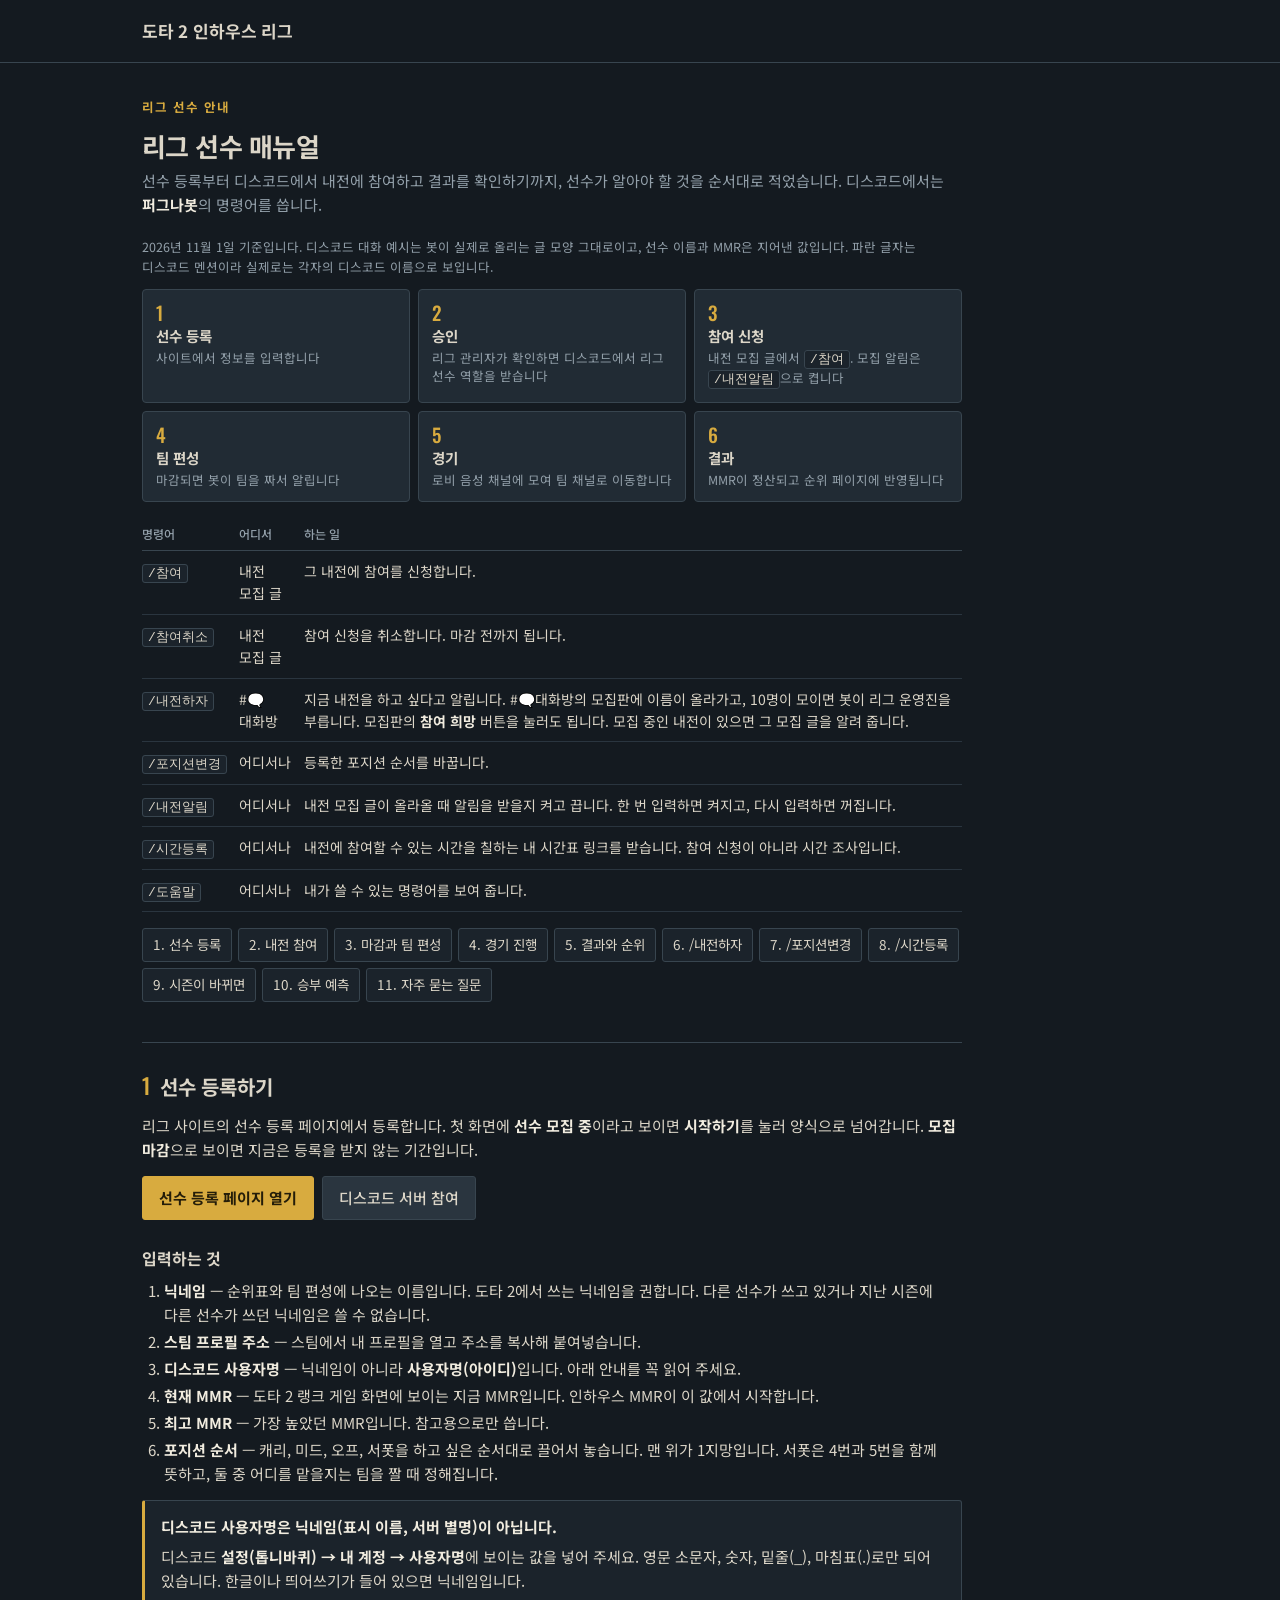
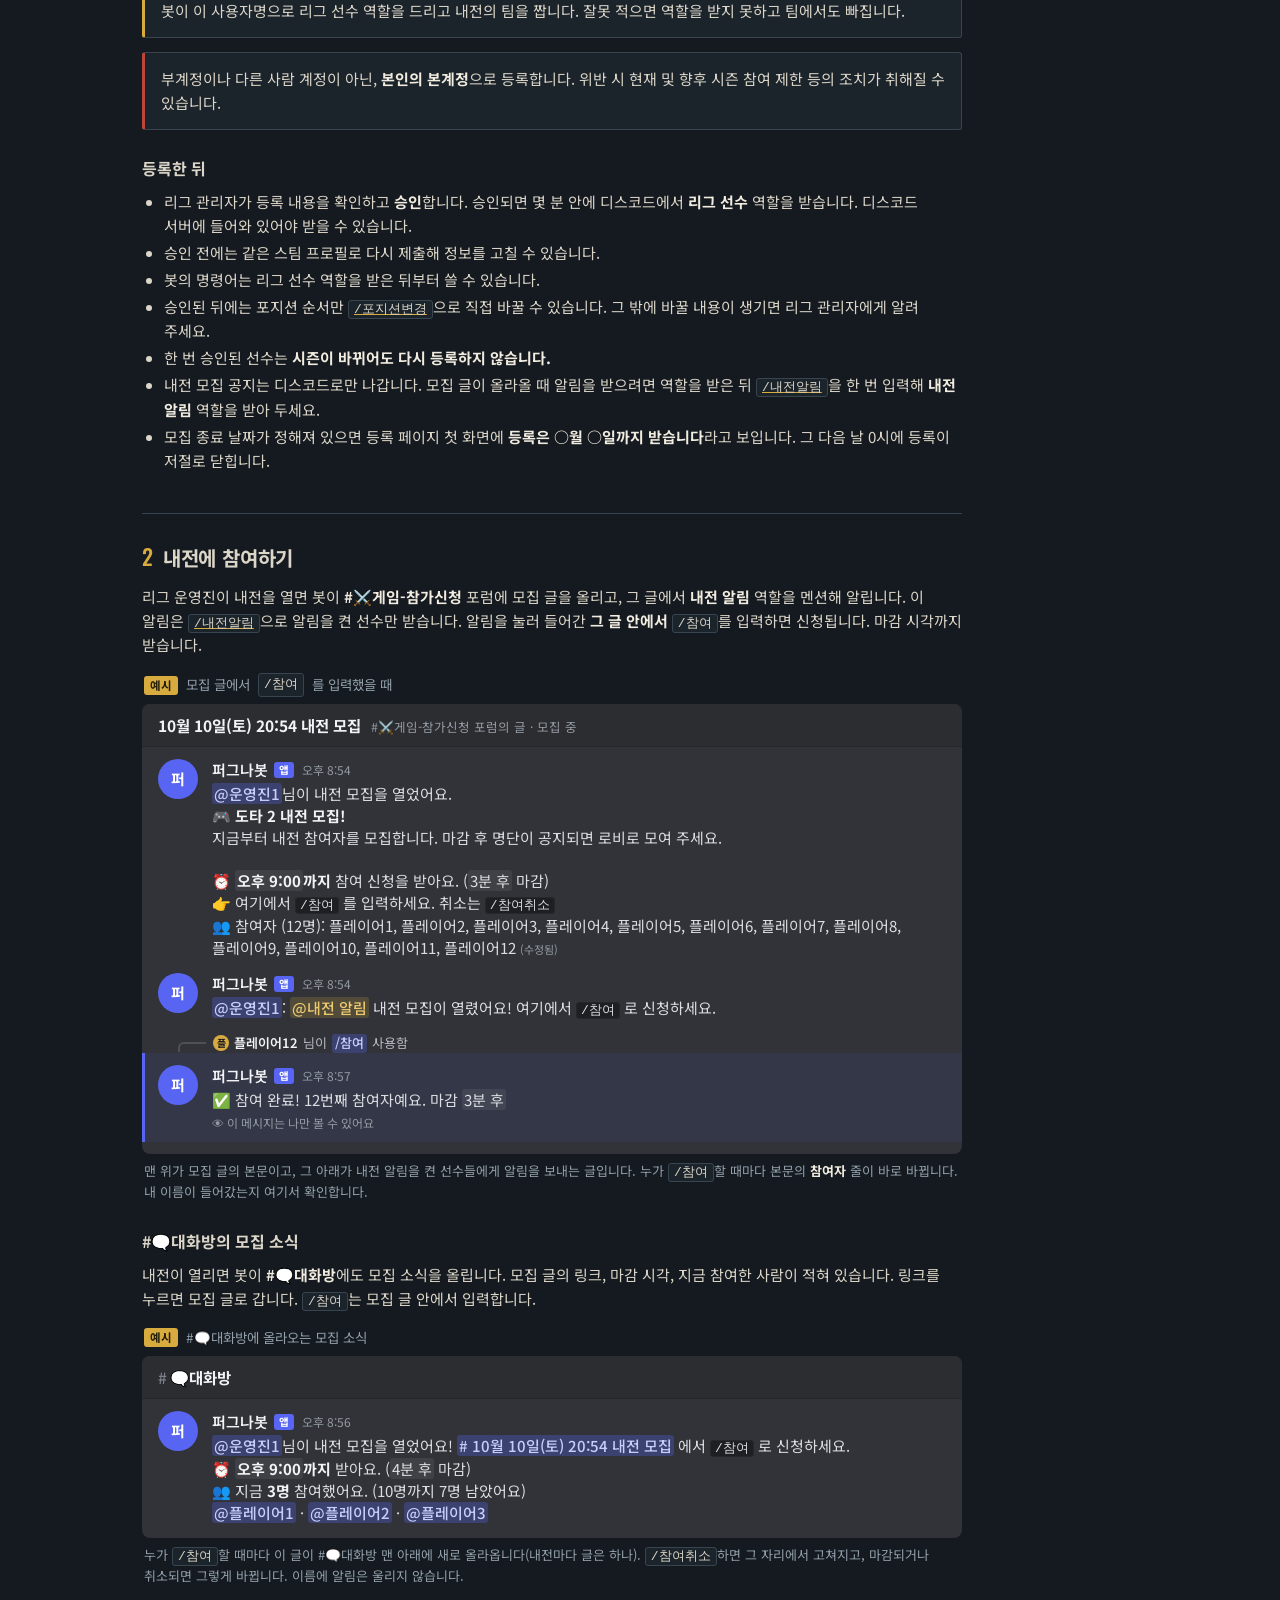
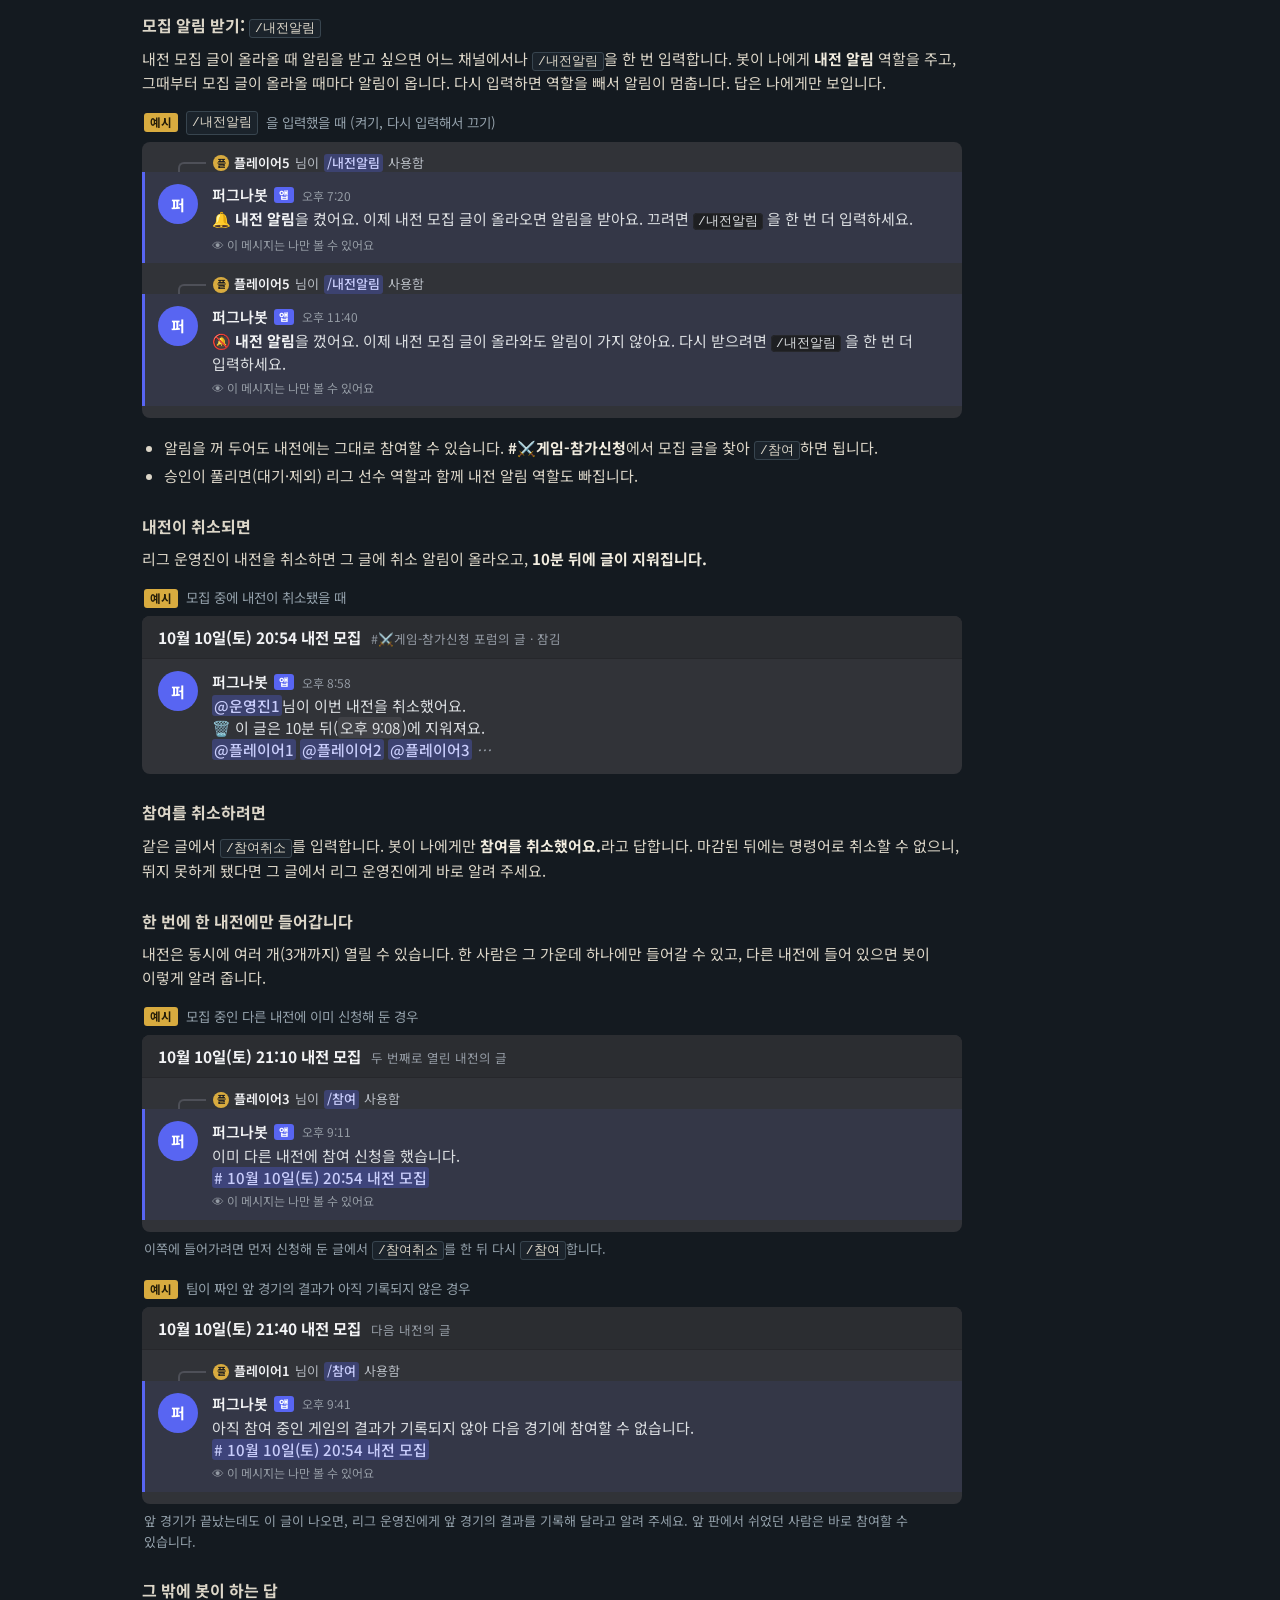
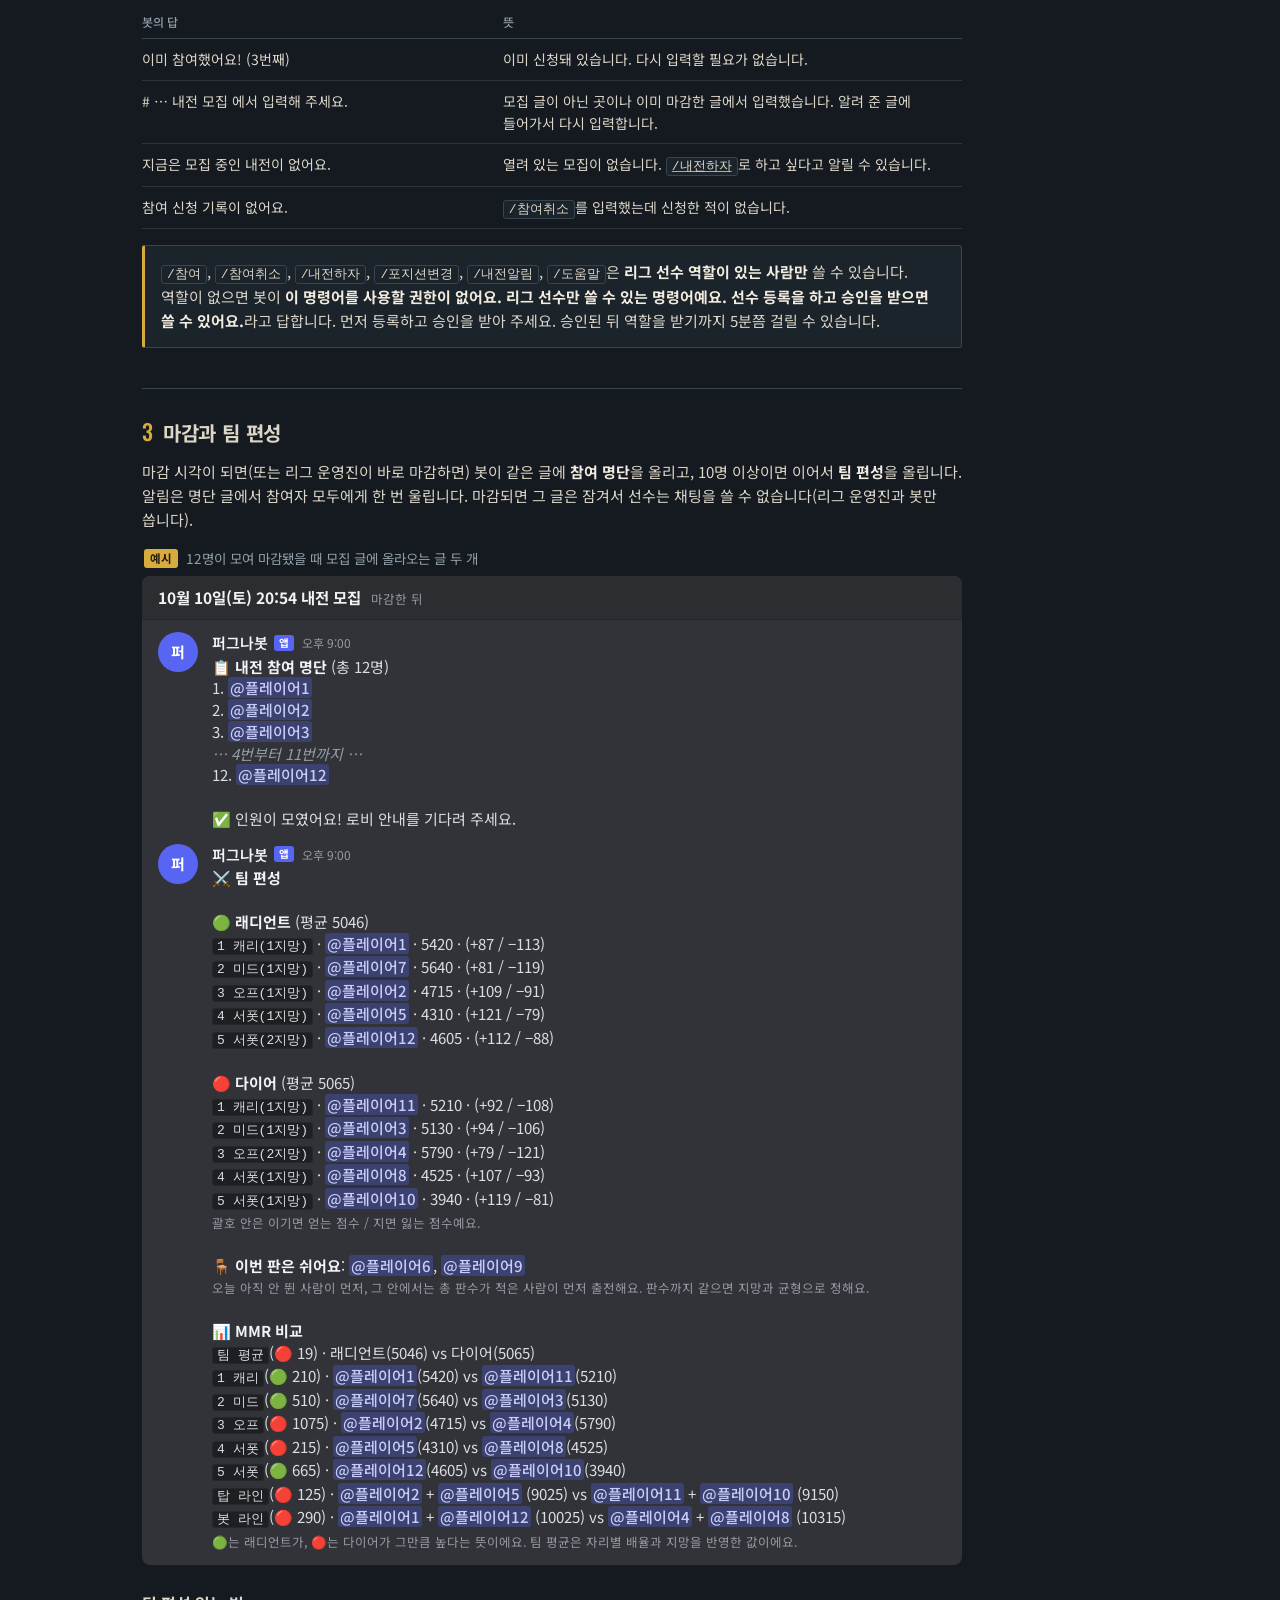
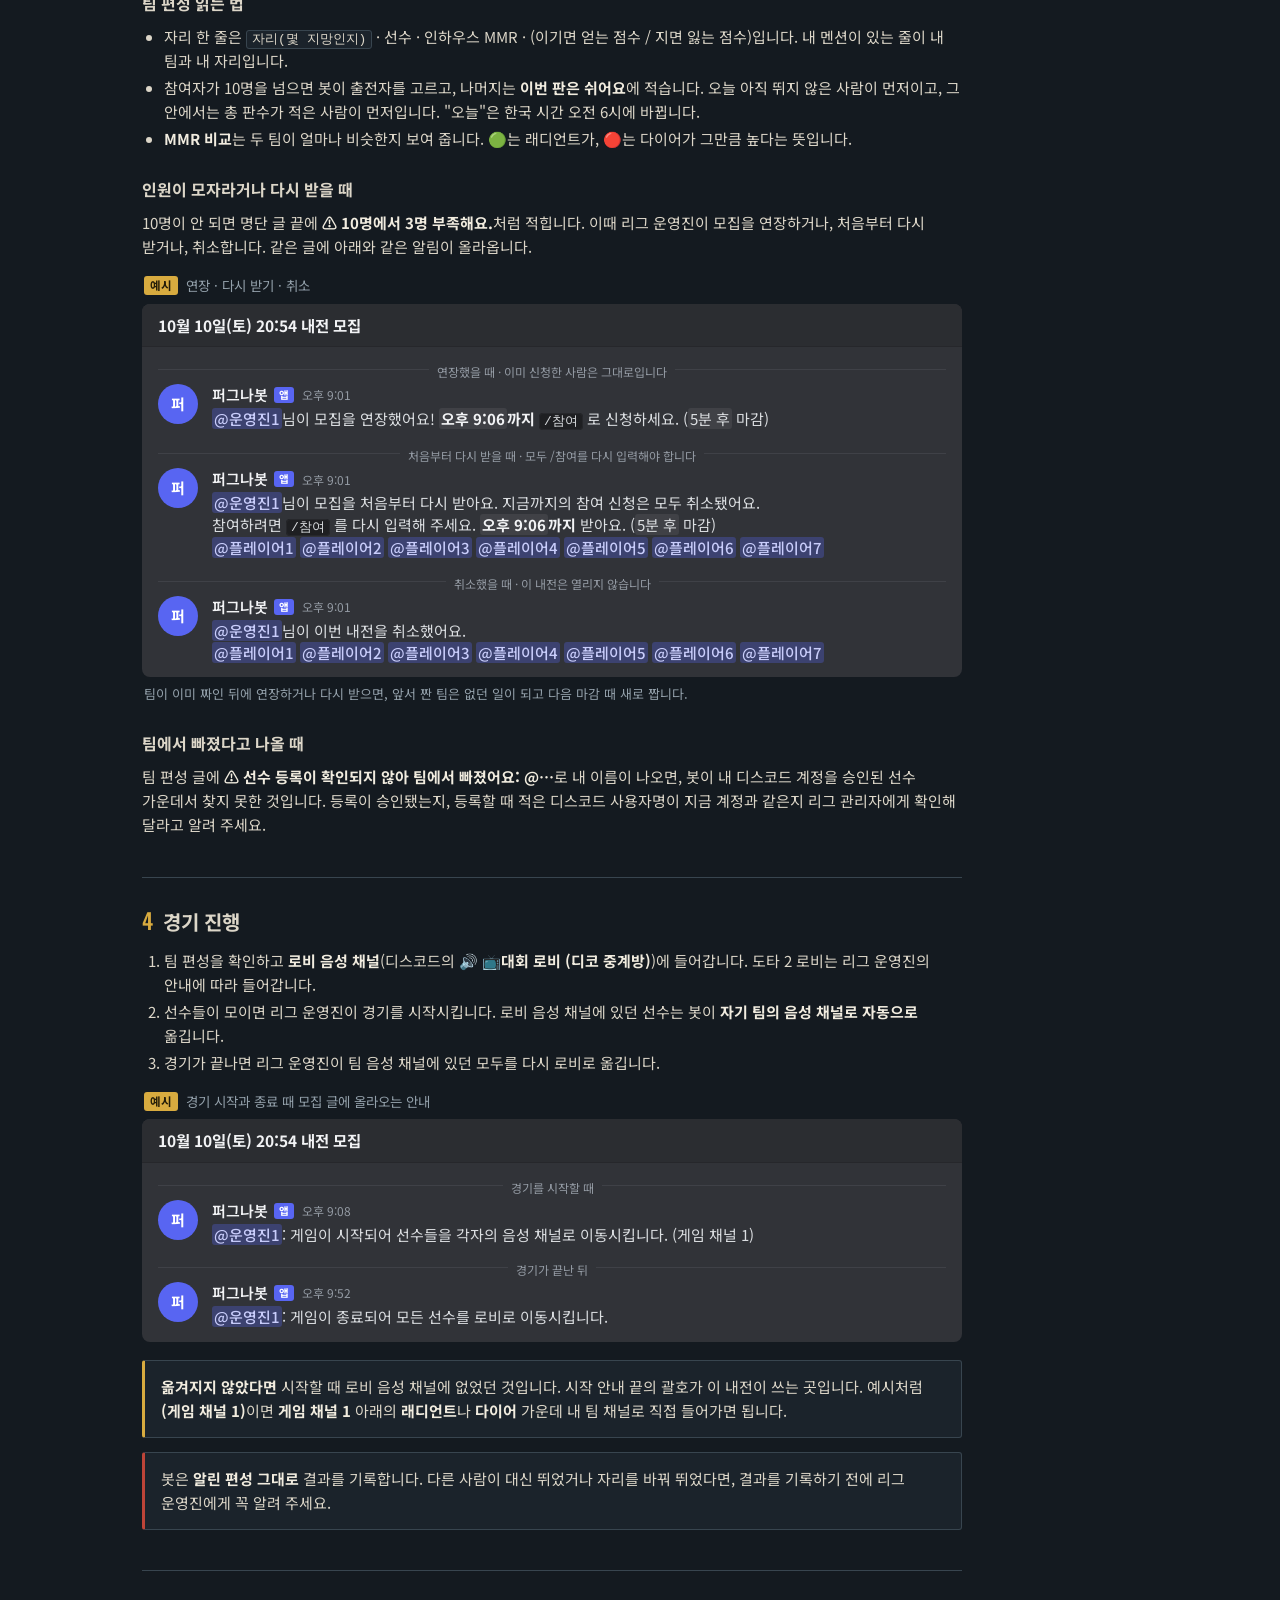
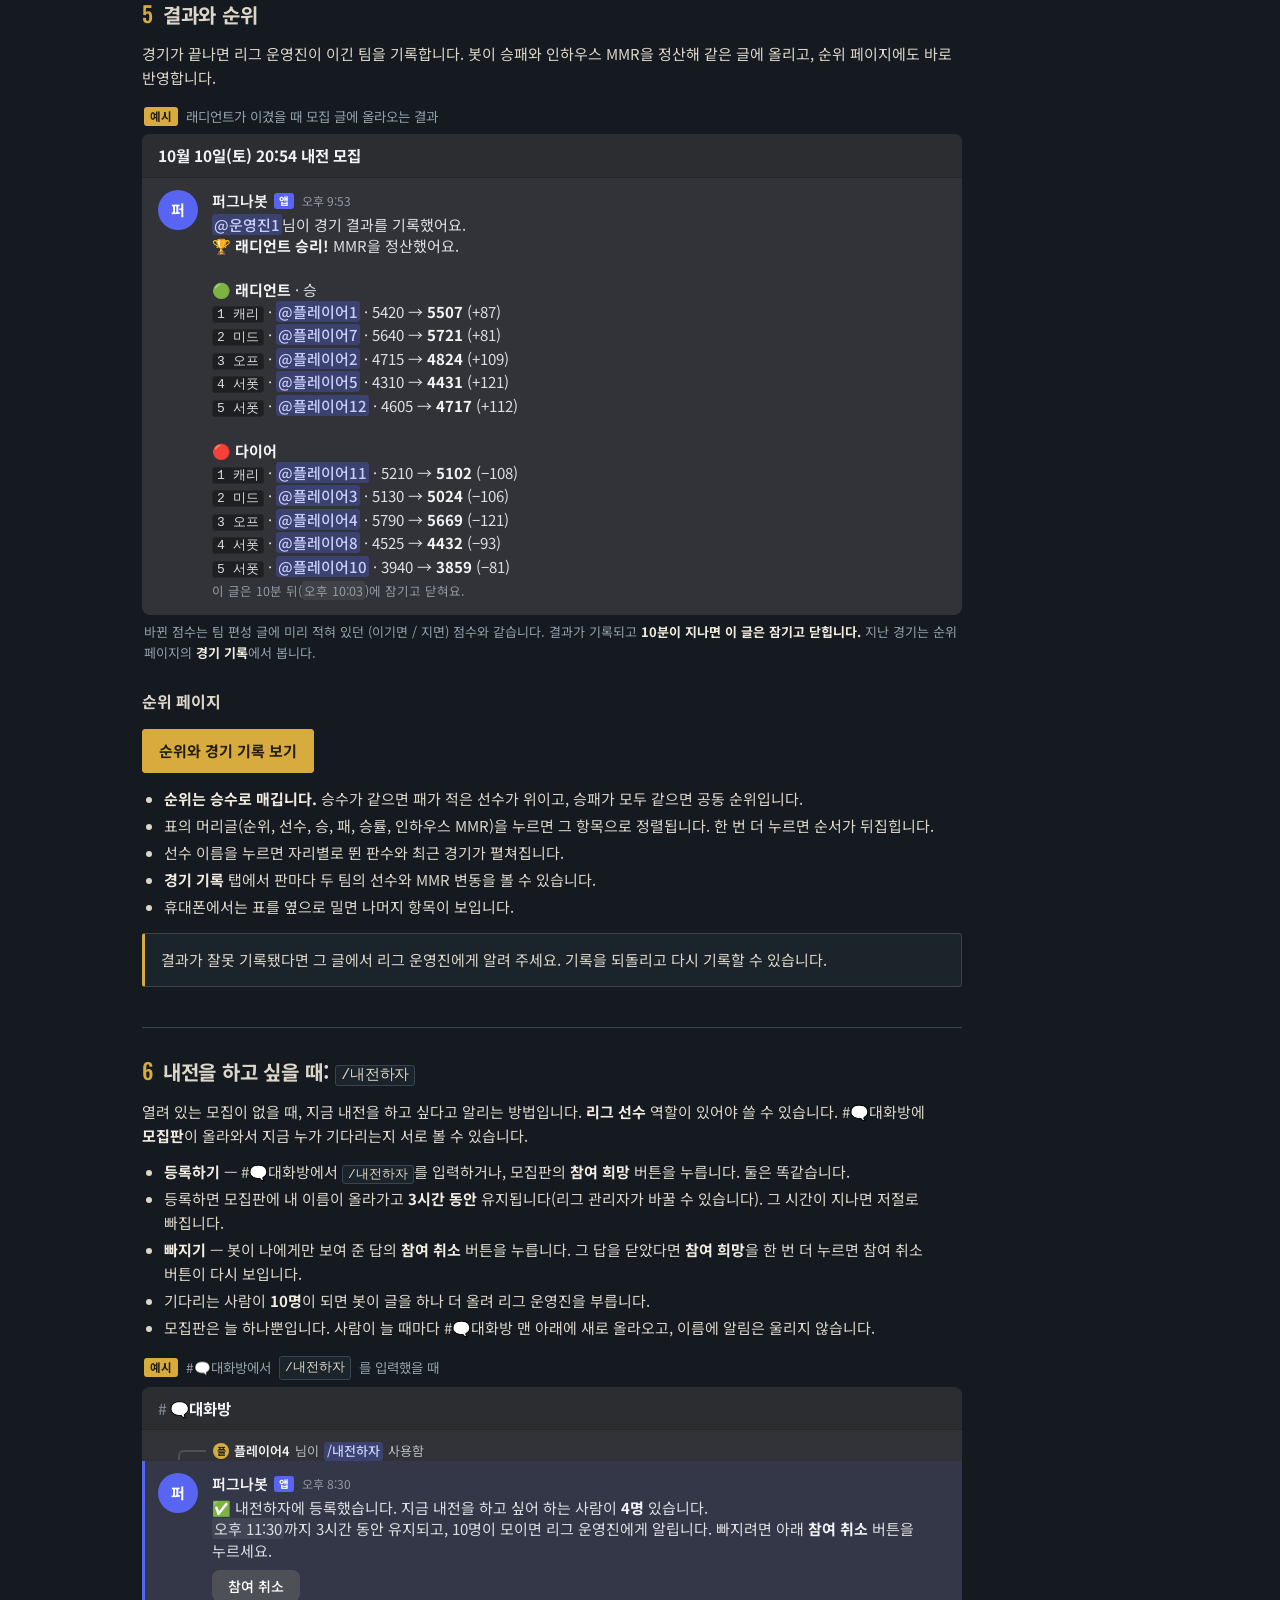
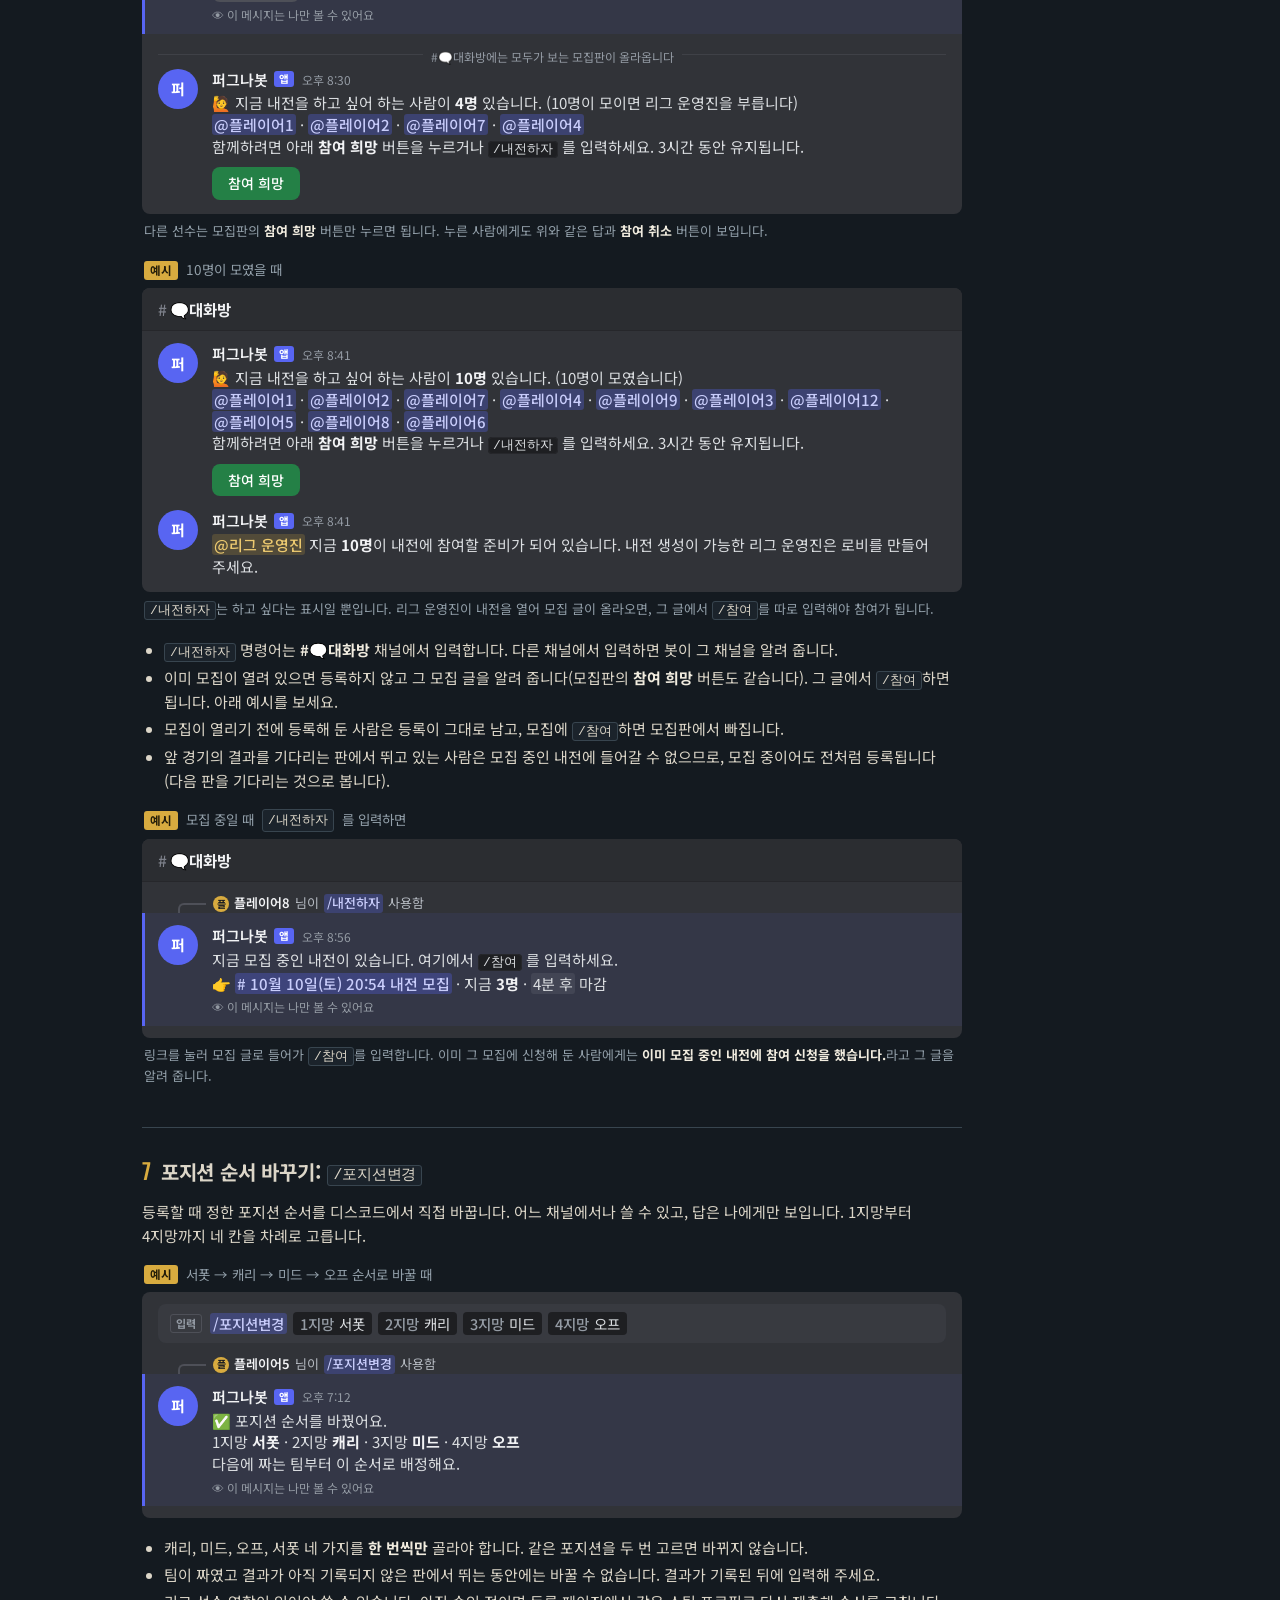
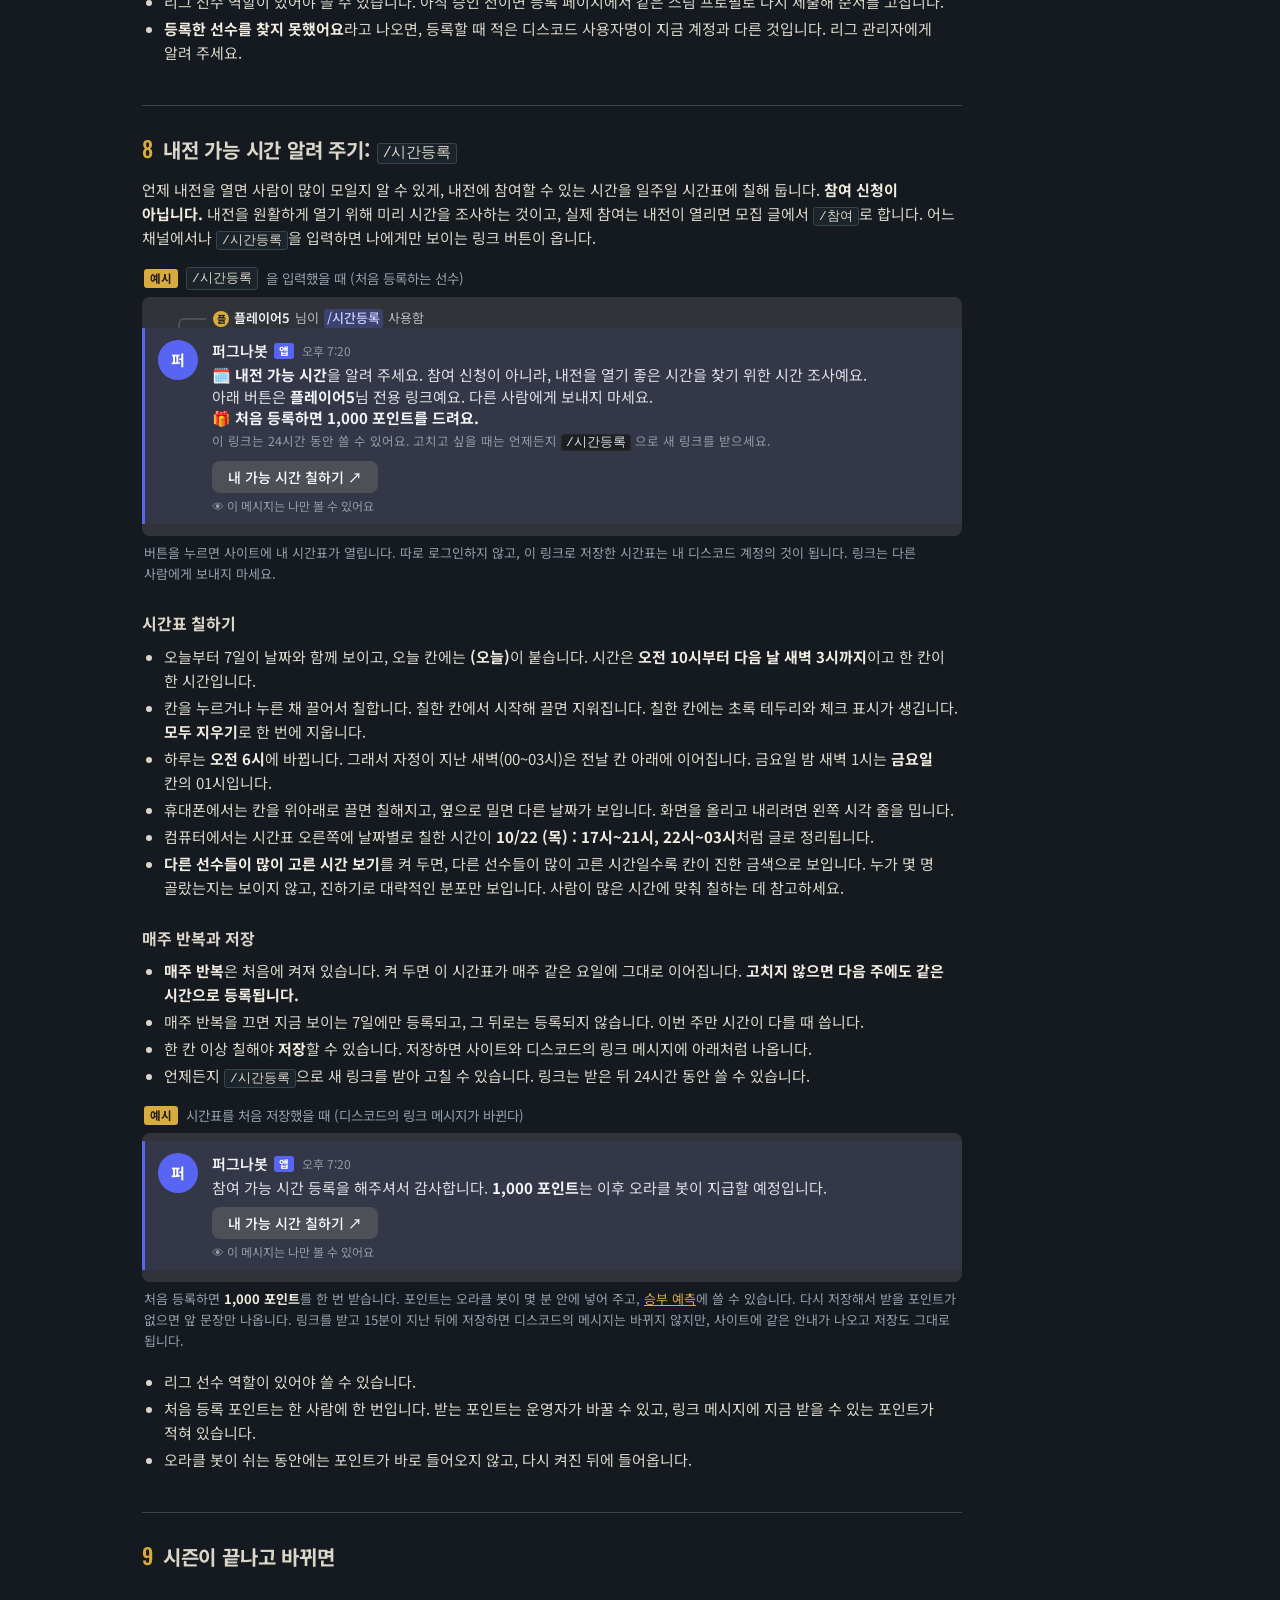
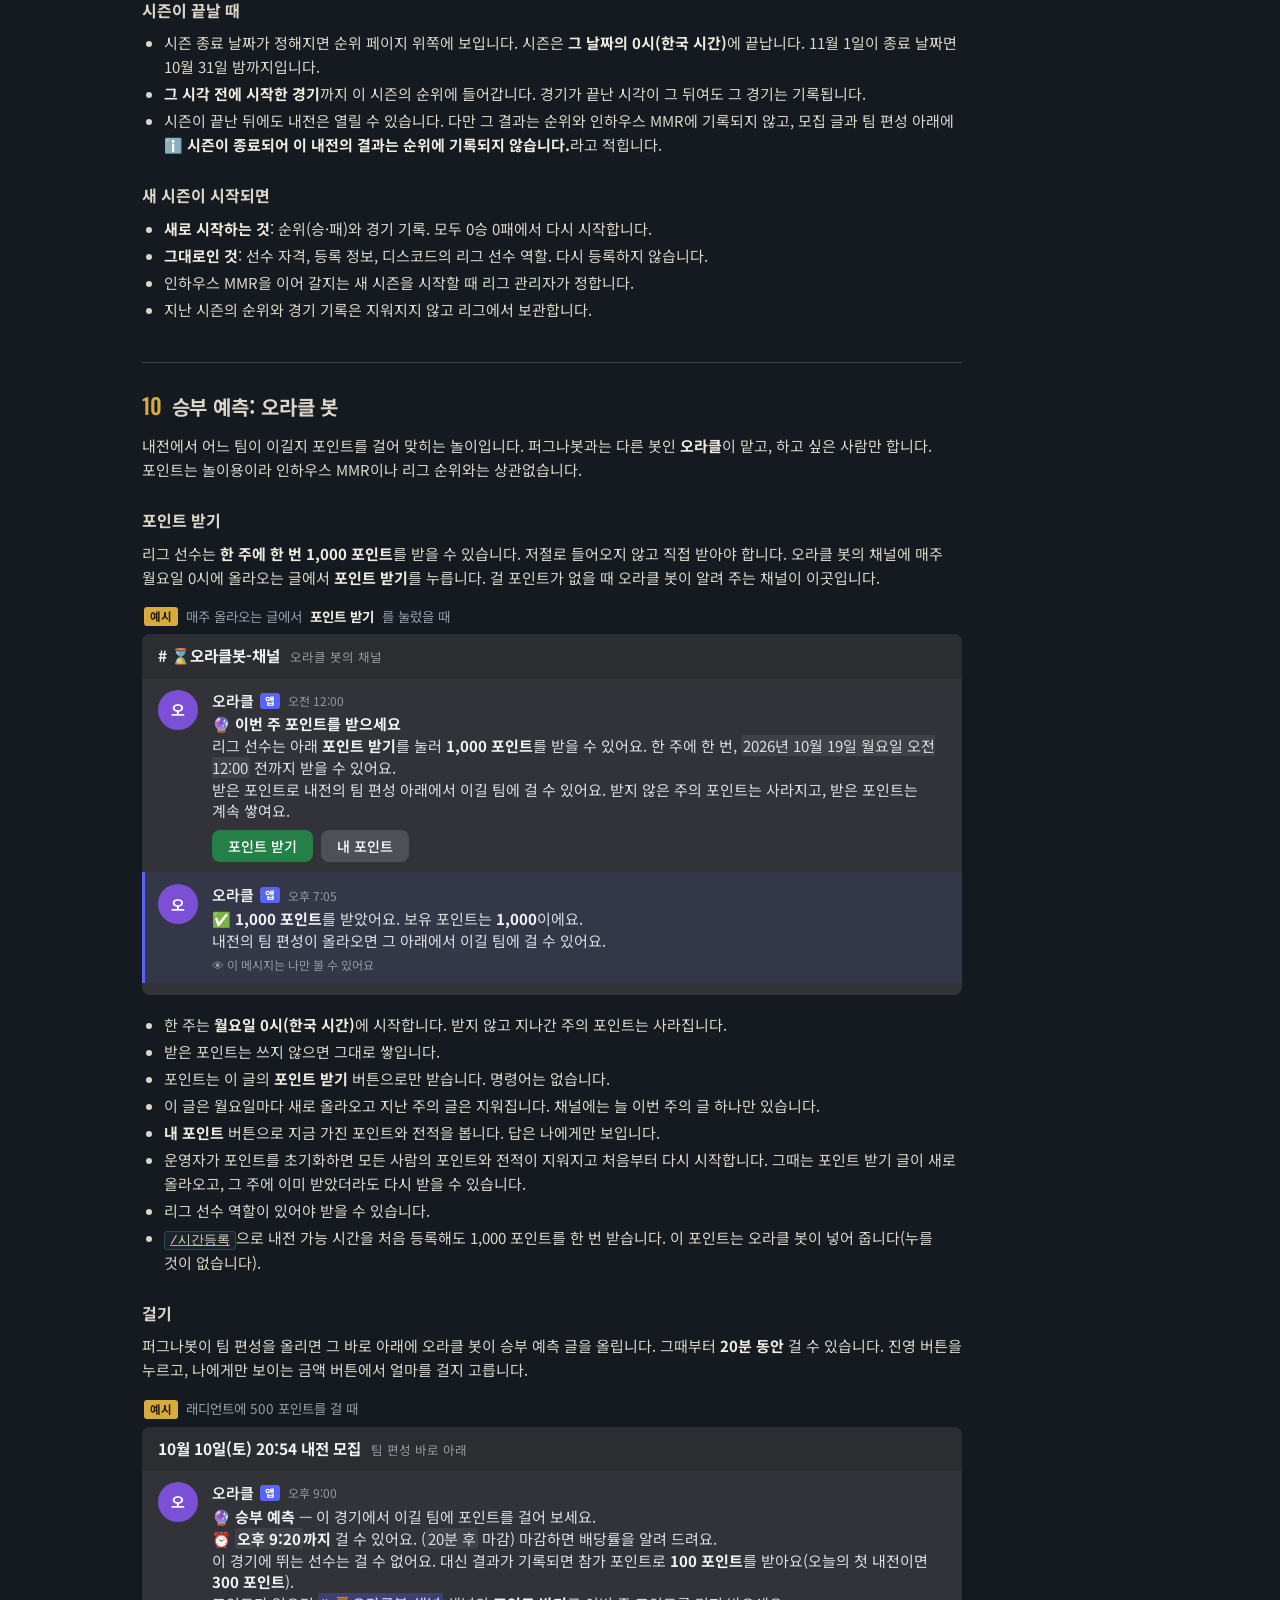
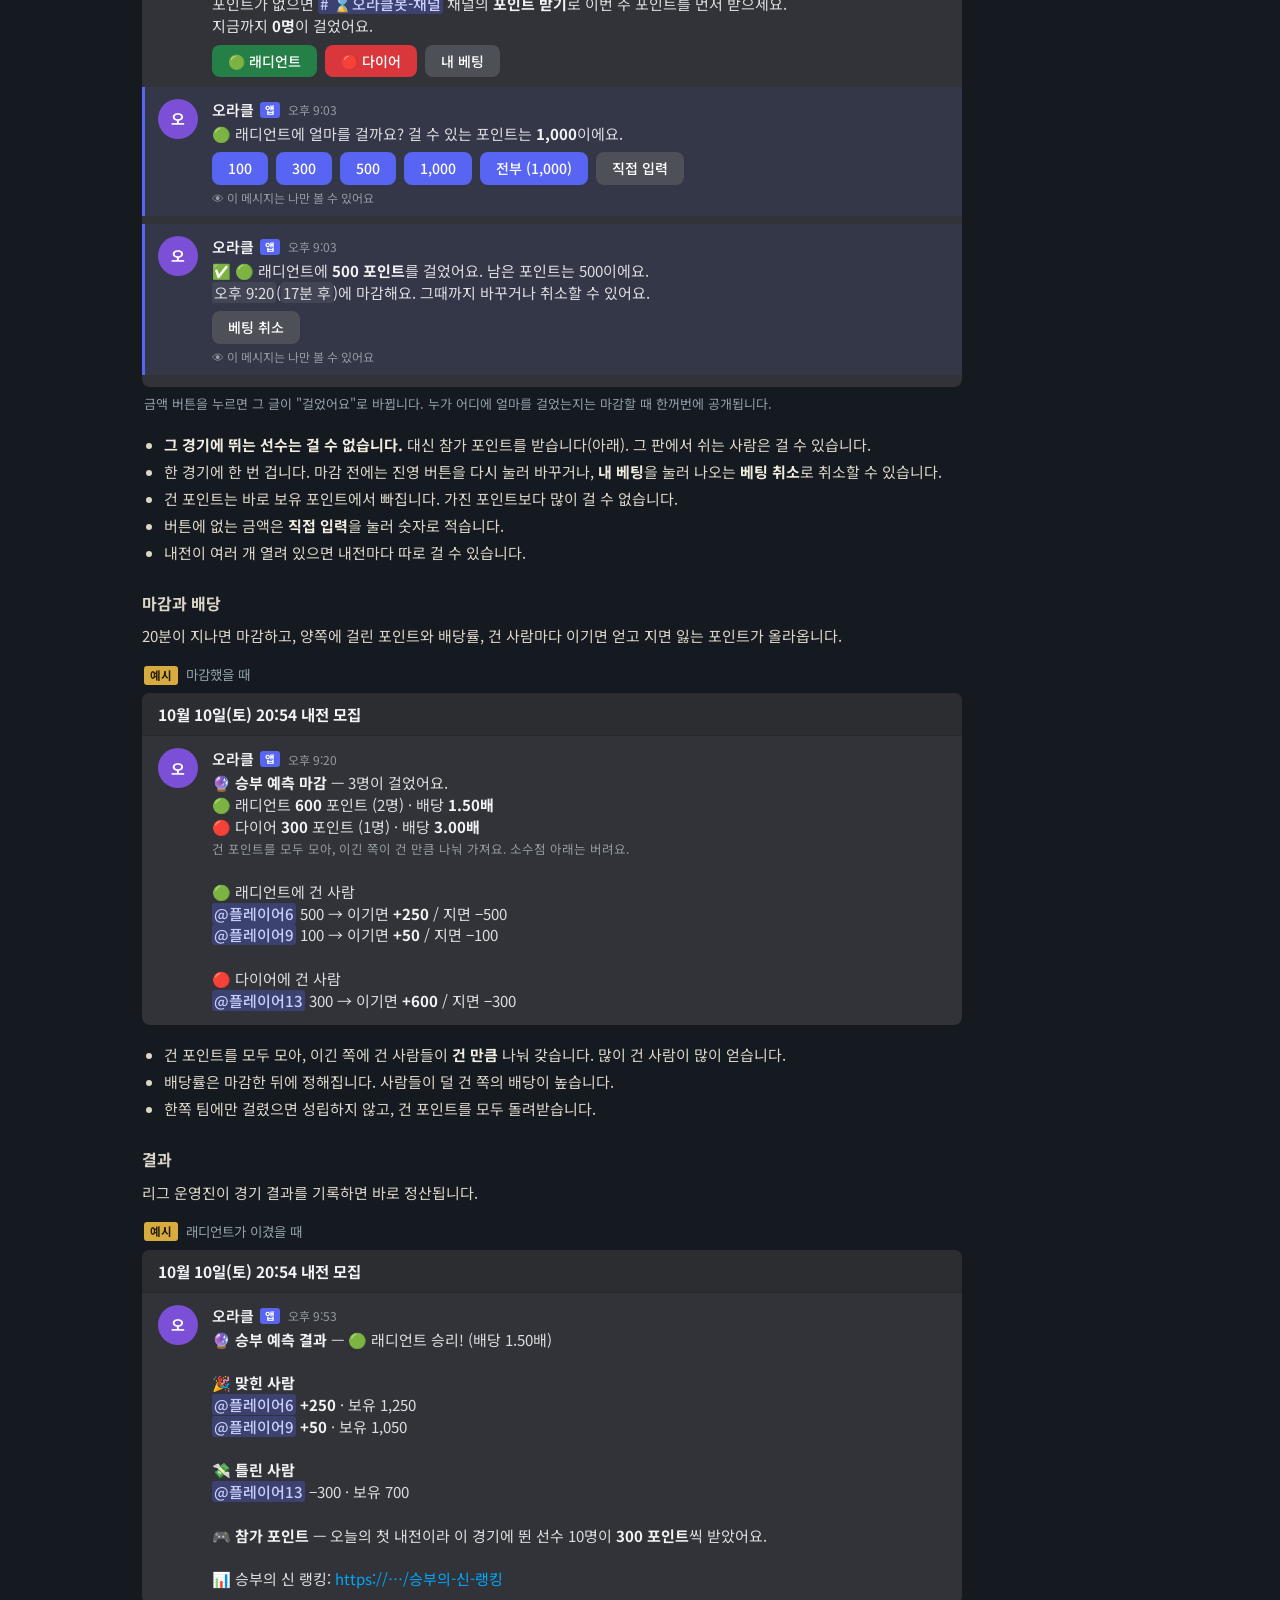
<file: guide-player.html>
<!doctype html>
<html lang="ko">
<head>
<meta charset="utf-8">
<meta name="viewport" content="width=device-width, initial-scale=1, viewport-fit=cover">
<title>리그 선수 매뉴얼 | 도타 2 인하우스 리그</title>
<meta name="description" content="도타 2 인하우스 리그 선수 안내: 선수 등록부터 디스코드에서 내전에 참여하고 결과를 확인하기까지">
<meta name="theme-color" content="#141a20">
<link rel="preconnect" href="https://fonts.googleapis.com">
<link rel="preconnect" href="https://fonts.gstatic.com" crossorigin>
<link href="https://fonts.googleapis.com/css2?family=Oswald:wght@400;500;600&family=Noto+Sans+KR:wght@400;500;700&display=swap" rel="stylesheet">
<link rel="stylesheet" href="assets/site.css">
<link rel="stylesheet" href="assets/guide.css?v=17">
</head>
<body>
<header id="site-head"></header>

<main class="wrap">
<article class="guide">
  <p class="g-eyebrow">리그 선수 안내</p>
  <h1 class="page-title">리그 선수 매뉴얼</h1>
  <p class="page-lead">선수 등록부터 디스코드에서 내전에 참여하고 결과를 확인하기까지, 선수가 알아야 할 것을 순서대로 적었습니다. 디스코드에서는 <strong>퍼그나봇</strong>의 명령어를 씁니다.</p>
  <p class="g-date">2026년 11월 1일 기준입니다. 디스코드 대화 예시는 봇이 실제로 올리는 글 모양 그대로이고, 선수 이름과 MMR은 지어낸 값입니다. 파란 글자는 디스코드 멘션이라 실제로는 각자의 디스코드 이름으로 보입니다.</p>

  <ol class="g-flow">
    <li><b>선수 등록</b><span>사이트에서 정보를 입력합니다</span></li>
    <li><b>승인</b><span>리그 관리자가 확인하면 디스코드에서 리그 선수 역할을 받습니다</span></li>
    <li><b>참여 신청</b><span>내전 모집 글에서 <code>/참여</code>. 모집 알림은 <code>/내전알림</code>으로 켭니다</span></li>
    <li><b>팀 편성</b><span>마감되면 봇이 팀을 짜서 알립니다</span></li>
    <li><b>경기</b><span>로비 음성 채널에 모여 팀 채널로 이동합니다</span></li>
    <li><b>결과</b><span>MMR이 정산되고 순위 페이지에 반영됩니다</span></li>
  </ol>

  <div class="g-scroll">
    <table class="g-table cmds">
        <thead><tr><th>명령어</th><th>어디서</th><th>하는 일</th></tr></thead>
      <tbody>
        <tr><td><code>/참여</code></td><td>내전 모집 글</td><td>그 내전에 참여를 신청합니다.</td></tr>
        <tr><td><code>/참여취소</code></td><td>내전 모집 글</td><td>참여 신청을 취소합니다. 마감 전까지 됩니다.</td></tr>
        <tr><td><code>/내전하자</code></td><td>#🗨️대화방</td><td>지금 내전을 하고 싶다고 알립니다. #🗨️대화방의 모집판에 이름이 올라가고, 10명이 모이면 봇이 리그 운영진을 부릅니다. 모집판의 <strong>참여 희망</strong> 버튼을 눌러도 됩니다. 모집 중인 내전이 있으면 그 모집 글을 알려 줍니다.</td></tr>
        <tr><td><code>/포지션변경</code></td><td>어디서나</td><td>등록한 포지션 순서를 바꿉니다.</td></tr>
        <tr><td><code>/내전알림</code></td><td>어디서나</td><td>내전 모집 글이 올라올 때 알림을 받을지 켜고 끕니다. 한 번 입력하면 켜지고, 다시 입력하면 꺼집니다.</td></tr>
        <tr><td><code>/시간등록</code></td><td>어디서나</td><td>내전에 참여할 수 있는 시간을 칠하는 내 시간표 링크를 받습니다. 참여 신청이 아니라 시간 조사입니다.</td></tr>
        <tr><td><code>/도움말</code></td><td>어디서나</td><td>내가 쓸 수 있는 명령어를 보여 줍니다.</td></tr>
      </tbody>
    </table>
  </div>

  <nav class="g-toc" aria-label="목차">
    <a href="#register">1. 선수 등록</a>
    <a href="#join">2. 내전 참여</a>
    <a href="#lineup">3. 마감과 팀 편성</a>
    <a href="#play">4. 경기 진행</a>
    <a href="#result">5. 결과와 순위</a>
    <a href="#want">6. /내전하자</a>
    <a href="#position">7. /포지션변경</a>
    <a href="#time">8. /시간등록</a>
    <a href="#season">9. 시즌이 바뀌면</a>
    <a href="#oracle">10. 승부 예측</a>
    <a href="#faq">11. 자주 묻는 질문</a>
  </nav>

  <!-- 1 -->
  <section class="g-sec" id="register">
    <h2><span class="n">1</span>선수 등록하기</h2>
    <p>리그 사이트의 선수 등록 페이지에서 등록합니다. 첫 화면에 <strong>선수 모집 중</strong>이라고 보이면 <strong>시작하기</strong>를 눌러 양식으로 넘어갑니다. <strong>모집 마감</strong>으로 보이면 지금은 등록을 받지 않는 기간입니다.</p>
    <div class="g-btns">
      <a class="btn gold" href="index.html">선수 등록 페이지 열기</a>
      <a class="btn" data-invite target="_blank" rel="noopener" hidden>디스코드 서버 참여</a>
    </div>

    <h3>입력하는 것</h3>
    <ol>
      <li><strong>닉네임</strong> — 순위표와 팀 편성에 나오는 이름입니다. 도타 2에서 쓰는 닉네임을 권합니다. 다른 선수가 쓰고 있거나 지난 시즌에 다른 선수가 쓰던 닉네임은 쓸 수 없습니다.</li>
      <li><strong>스팀 프로필 주소</strong> — 스팀에서 내 프로필을 열고 주소를 복사해 붙여넣습니다.</li>
      <li><strong>디스코드 사용자명</strong> — 닉네임이 아니라 <strong>사용자명(아이디)</strong>입니다. 아래 안내를 꼭 읽어 주세요.</li>
      <li><strong>현재 MMR</strong> — 도타 2 랭크 게임 화면에 보이는 지금 MMR입니다. 인하우스 MMR이 이 값에서 시작합니다.</li>
      <li><strong>최고 MMR</strong> — 가장 높았던 MMR입니다. 참고용으로만 씁니다.</li>
      <li><strong>포지션 순서</strong> — 캐리, 미드, 오프, 서폿을 하고 싶은 순서대로 끌어서 놓습니다. 맨 위가 1지망입니다. 서폿은 4번과 5번을 함께 뜻하고, 둘 중 어디를 맡을지는 팀을 짤 때 정해집니다.</li>
    </ol>

    <div class="notice">
      <p><strong>디스코드 사용자명은 닉네임(표시 이름, 서버 별명)이 아닙니다.</strong></p>
      <p>디스코드 <strong>설정(톱니바퀴) → 내 계정 → 사용자명</strong>에 보이는 값을 넣어 주세요. 영문 소문자, 숫자, 밑줄(_), 마침표(.)로만 되어 있습니다. 한글이나 띄어쓰기가 들어 있으면 닉네임입니다.</p>
      <p>봇이 이 사용자명으로 리그 선수 역할을 드리고 내전의 팀을 짭니다. 잘못 적으면 역할을 받지 못하고 팀에서도 빠집니다.</p>
    </div>
    <div class="notice bad">
      <p>부계정이나 다른 사람 계정이 아닌, <strong>본인의 본계정</strong>으로 등록합니다. 위반 시 현재 및 향후 시즌 참여 제한 등의 조치가 취해질 수 있습니다.</p>
    </div>

    <h3>등록한 뒤</h3>
    <ul>
      <li>리그 관리자가 등록 내용을 확인하고 <strong>승인</strong>합니다. 승인되면 몇 분 안에 디스코드에서 <strong>리그 선수</strong> 역할을 받습니다. 디스코드 서버에 들어와 있어야 받을 수 있습니다.</li>
      <li>승인 전에는 같은 스팀 프로필로 다시 제출해 정보를 고칠 수 있습니다.</li>
      <li>봇의 명령어는 리그 선수 역할을 받은 뒤부터 쓸 수 있습니다.</li>
      <li>승인된 뒤에는 포지션 순서만 <a href="#position"><code>/포지션변경</code></a>으로 직접 바꿀 수 있습니다. 그 밖에 바꿀 내용이 생기면 리그 관리자에게 알려 주세요.</li>
      <li>한 번 승인된 선수는 <strong>시즌이 바뀌어도 다시 등록하지 않습니다.</strong></li>
      <li>내전 모집 공지는 디스코드로만 나갑니다. 모집 글이 올라올 때 알림을 받으려면 역할을 받은 뒤 <a href="#alert"><code>/내전알림</code></a>을 한 번 입력해 <strong>내전 알림</strong> 역할을 받아 두세요.</li>
      <li>모집 종료 날짜가 정해져 있으면 등록 페이지 첫 화면에 <strong>등록은 ○월 ○일까지 받습니다</strong>라고 보입니다. 그 다음 날 0시에 등록이 저절로 닫힙니다.</li>
    </ul>
  </section>

  <!-- 2 -->
  <section class="g-sec" id="join">
    <h2><span class="n">2</span>내전에 참여하기</h2>
    <p>리그 운영진이 내전을 열면 봇이 <strong>#⚔️게임-참가신청</strong> 포럼에 모집 글을 올리고, 그 글에서 <strong>내전 알림</strong> 역할을 멘션해 알립니다. 이 알림은 <a href="#alert"><code>/내전알림</code></a>으로 알림을 켠 선수만 받습니다. 알림을 눌러 들어간 <strong>그 글 안에서</strong> <code>/참여</code>를 입력하면 신청됩니다. 마감 시각까지 받습니다.</p>

    <figure class="g-fig">
      <figcaption><b>예시</b>모집 글에서 <code>/참여</code>를 입력했을 때</figcaption>
      <div class="dc">
        <div class="dc-title">10월 10일(토) 20:54 내전 모집<small>#⚔️게임-참가신청 포럼의 글 · 모집 중</small></div>
        <div class="dc-msg"><div class="dc-av">퍼</div><div class="dc-body"><div class="dc-head"><b>퍼그나봇</b><i>앱</i><time>오후 8:54</time></div><div class="dc-text"><span class="at">@운영진1</span>님이 내전 모집을 열었어요.<br>🎮 <strong>도타 2 내전 모집!</strong><br>지금부터 내전 참여자를 모집합니다. 마감 후 명단이 공지되면 로비로 모여 주세요.<br><br>⏰ <strong><span class="ts">오후 9:00</span>까지</strong> 참여 신청을 받아요. (<span class="ts">3분 후</span> 마감)<br>👉 여기에서 <code>/참여</code> 를 입력하세요. 취소는 <code>/참여취소</code><br>👥 참여자 (12명): 플레이어1, 플레이어2, 플레이어3, 플레이어4, 플레이어5, 플레이어6, 플레이어7, 플레이어8, 플레이어9, 플레이어10, 플레이어11, 플레이어12 <span class="edited">(수정됨)</span></div></div></div>
        <div class="dc-msg"><div class="dc-av">퍼</div><div class="dc-body"><div class="dc-head"><b>퍼그나봇</b><i>앱</i><time>오후 8:54</time></div><div class="dc-text"><span class="at">@운영진1</span>: <span class="role">@내전 알림</span> 내전 모집이 열렸어요! 여기에서 <code>/참여</code> 로 신청하세요.</div></div></div>
        <div class="dc-used"><span class="dc-mini">플</span><b>플레이어12</b> 님이 <span class="dc-cmd">/참여</span> 사용함</div>
        <div class="dc-msg me"><div class="dc-av">퍼</div><div class="dc-body"><div class="dc-head"><b>퍼그나봇</b><i>앱</i><time>오후 8:57</time></div><div class="dc-text">✅ 참여 완료! 12번째 참여자예요. 마감 <span class="ts">3분 후</span></div><div class="dc-only">👁 이 메시지는 나만 볼 수 있어요</div></div></div>
      </div>
      <p class="after">맨 위가 모집 글의 본문이고, 그 아래가 내전 알림을 켠 선수들에게 알림을 보내는 글입니다. 누가 <code>/참여</code>할 때마다 본문의 <strong>참여자</strong> 줄이 바로 바뀝니다. 내 이름이 들어갔는지 여기서 확인합니다.</p>
    </figure>

    <h3 id="chat">#🗨️대화방의 모집 소식</h3>
    <p>내전이 열리면 봇이 <strong>#🗨️대화방</strong>에도 모집 소식을 올립니다. 모집 글의 링크, 마감 시각, 지금 참여한 사람이 적혀 있습니다. 링크를 누르면 모집 글로 갑니다. <code>/참여</code>는 모집 글 안에서 입력합니다.</p>
    <figure class="g-fig">
      <figcaption><b>예시</b>#🗨️대화방에 올라오는 모집 소식</figcaption>
      <div class="dc">
        <div class="dc-title"><span><span class="hash">#</span>🗨️대화방</span></div>
        <div class="dc-msg"><div class="dc-av">퍼</div><div class="dc-body"><div class="dc-head"><b>퍼그나봇</b><i>앱</i><time>오후 8:56</time></div><div class="dc-text"><span class="at">@운영진1</span>님이 내전 모집을 열었어요! <span class="ch"># 10월 10일(토) 20:54 내전 모집</span> 에서 <code>/참여</code> 로 신청하세요.<br>⏰ <strong><span class="ts">오후 9:00</span>까지</strong> 받아요. (<span class="ts">4분 후</span> 마감)<br>👥 지금 <strong>3명</strong> 참여했어요. (10명까지 7명 남았어요)<br><span class="at">@플레이어1</span> · <span class="at">@플레이어2</span> · <span class="at">@플레이어3</span></div></div></div>
      </div>
      <p class="after">누가 <code>/참여</code>할 때마다 이 글이 #🗨️대화방 맨 아래에 새로 올라옵니다(내전마다 글은 하나). <code>/참여취소</code>하면 그 자리에서 고쳐지고, 마감되거나 취소되면 그렇게 바뀝니다. 이름에 알림은 울리지 않습니다.</p>
    </figure>

    <h3 id="alert">모집 알림 받기: <code>/내전알림</code></h3>
    <p>내전 모집 글이 올라올 때 알림을 받고 싶으면 어느 채널에서나 <code>/내전알림</code>을 한 번 입력합니다. 봇이 나에게 <strong>내전 알림</strong> 역할을 주고, 그때부터 모집 글이 올라올 때마다 알림이 옵니다. 다시 입력하면 역할을 빼서 알림이 멈춥니다. 답은 나에게만 보입니다.</p>
    <figure class="g-fig">
      <figcaption><b>예시</b><code>/내전알림</code>을 입력했을 때 (켜기, 다시 입력해서 끄기)</figcaption>
      <div class="dc">
        <div class="dc-used"><span class="dc-mini">플</span><b>플레이어5</b> 님이 <span class="dc-cmd">/내전알림</span> 사용함</div>
        <div class="dc-msg me"><div class="dc-av">퍼</div><div class="dc-body"><div class="dc-head"><b>퍼그나봇</b><i>앱</i><time>오후 7:20</time></div><div class="dc-text">🔔 <strong>내전 알림</strong>을 켰어요. 이제 내전 모집 글이 올라오면 알림을 받아요. 끄려면 <code>/내전알림</code> 을 한 번 더 입력하세요.</div><div class="dc-only">👁 이 메시지는 나만 볼 수 있어요</div></div></div>
        <div class="dc-used"><span class="dc-mini">플</span><b>플레이어5</b> 님이 <span class="dc-cmd">/내전알림</span> 사용함</div>
        <div class="dc-msg me"><div class="dc-av">퍼</div><div class="dc-body"><div class="dc-head"><b>퍼그나봇</b><i>앱</i><time>오후 11:40</time></div><div class="dc-text">🔕 <strong>내전 알림</strong>을 껐어요. 이제 내전 모집 글이 올라와도 알림이 가지 않아요. 다시 받으려면 <code>/내전알림</code> 을 한 번 더 입력하세요.</div><div class="dc-only">👁 이 메시지는 나만 볼 수 있어요</div></div></div>
      </div>
    </figure>
    <ul>
      <li>알림을 꺼 두어도 내전에는 그대로 참여할 수 있습니다. <strong>#⚔️게임-참가신청</strong>에서 모집 글을 찾아 <code>/참여</code>하면 됩니다.</li>
      <li>승인이 풀리면(대기·제외) 리그 선수 역할과 함께 내전 알림 역할도 빠집니다.</li>
    </ul>

    <h3>내전이 취소되면</h3>
    <p>리그 운영진이 내전을 취소하면 그 글에 취소 알림이 올라오고, <strong>10분 뒤에 글이 지워집니다.</strong></p>
    <figure class="g-fig">
      <figcaption><b>예시</b>모집 중에 내전이 취소됐을 때</figcaption>
      <div class="dc">
        <div class="dc-title">10월 10일(토) 20:54 내전 모집<small>#⚔️게임-참가신청 포럼의 글 · 잠김</small></div>
        <div class="dc-msg"><div class="dc-av">퍼</div><div class="dc-body"><div class="dc-head"><b>퍼그나봇</b><i>앱</i><time>오후 8:58</time></div><div class="dc-text"><span class="at">@운영진1</span>님이 이번 내전을 취소했어요.<br>🗑️ 이 글은 10분 뒤(<span class="ts">오후 9:08</span>)에 지워져요.<br><span class="at">@플레이어1</span> <span class="at">@플레이어2</span> <span class="at">@플레이어3</span> <span class="cut">…</span></div></div></div>
      </div>
    </figure>

    <h3>참여를 취소하려면</h3>
    <p>같은 글에서 <code>/참여취소</code>를 입력합니다. 봇이 나에게만 <strong>참여를 취소했어요.</strong>라고 답합니다. 마감된 뒤에는 명령어로 취소할 수 없으니, 뛰지 못하게 됐다면 그 글에서 리그 운영진에게 바로 알려 주세요.</p>

    <h3>한 번에 한 내전에만 들어갑니다</h3>
    <p>내전은 동시에 여러 개(3개까지) 열릴 수 있습니다. 한 사람은 그 가운데 하나에만 들어갈 수 있고, 다른 내전에 들어 있으면 봇이 이렇게 알려 줍니다.</p>

    <figure class="g-fig">
      <figcaption><b>예시</b>모집 중인 다른 내전에 이미 신청해 둔 경우</figcaption>
      <div class="dc">
        <div class="dc-title">10월 10일(토) 21:10 내전 모집<small>두 번째로 열린 내전의 글</small></div>
        <div class="dc-used"><span class="dc-mini">플</span><b>플레이어3</b> 님이 <span class="dc-cmd">/참여</span> 사용함</div>
        <div class="dc-msg me"><div class="dc-av">퍼</div><div class="dc-body"><div class="dc-head"><b>퍼그나봇</b><i>앱</i><time>오후 9:11</time></div><div class="dc-text">이미 다른 내전에 참여 신청을 했습니다.<br><span class="ch"># 10월 10일(토) 20:54 내전 모집</span></div><div class="dc-only">👁 이 메시지는 나만 볼 수 있어요</div></div></div>
      </div>
      <p class="after">이쪽에 들어가려면 먼저 신청해 둔 글에서 <code>/참여취소</code>를 한 뒤 다시 <code>/참여</code>합니다.</p>
    </figure>

    <figure class="g-fig">
      <figcaption><b>예시</b>팀이 짜인 앞 경기의 결과가 아직 기록되지 않은 경우</figcaption>
      <div class="dc">
        <div class="dc-title">10월 10일(토) 21:40 내전 모집<small>다음 내전의 글</small></div>
        <div class="dc-used"><span class="dc-mini">플</span><b>플레이어1</b> 님이 <span class="dc-cmd">/참여</span> 사용함</div>
        <div class="dc-msg me"><div class="dc-av">퍼</div><div class="dc-body"><div class="dc-head"><b>퍼그나봇</b><i>앱</i><time>오후 9:41</time></div><div class="dc-text">아직 참여 중인 게임의 결과가 기록되지 않아 다음 경기에 참여할 수 없습니다.<br><span class="ch"># 10월 10일(토) 20:54 내전 모집</span></div><div class="dc-only">👁 이 메시지는 나만 볼 수 있어요</div></div></div>
      </div>
      <p class="after">앞 경기가 끝났는데도 이 글이 나오면, 리그 운영진에게 앞 경기의 결과를 기록해 달라고 알려 주세요. 앞 판에서 쉬었던 사람은 바로 참여할 수 있습니다.</p>
    </figure>

    <h3>그 밖에 봇이 하는 답</h3>
    <div class="g-scroll">
      <table class="g-table says">
        <thead><tr><th>봇의 답</th><th>뜻</th></tr></thead>
        <tbody>
          <tr><td>이미 참여했어요! (3번째)</td><td>이미 신청돼 있습니다. 다시 입력할 필요가 없습니다.</td></tr>
          <tr><td># … 내전 모집 에서 입력해 주세요.</td><td>모집 글이 아닌 곳이나 이미 마감한 글에서 입력했습니다. 알려 준 글에 들어가서 다시 입력합니다.</td></tr>
          <tr><td>지금은 모집 중인 내전이 없어요.</td><td>열려 있는 모집이 없습니다. <a href="#want"><code>/내전하자</code></a>로 하고 싶다고 알릴 수 있습니다.</td></tr>
          <tr><td>참여 신청 기록이 없어요.</td><td><code>/참여취소</code>를 입력했는데 신청한 적이 없습니다.</td></tr>
        </tbody>
      </table>
    </div>
    <div class="notice">
      <p><code>/참여</code>, <code>/참여취소</code>, <code>/내전하자</code>, <code>/포지션변경</code>, <code>/내전알림</code>, <code>/도움말</code>은 <strong>리그 선수 역할이 있는 사람만</strong> 쓸 수 있습니다. 역할이 없으면 봇이 <strong>이 명령어를 사용할 권한이 없어요. 리그 선수만 쓸 수 있는 명령어예요. 선수 등록을 하고 승인을 받으면 쓸 수 있어요.</strong>라고 답합니다. 먼저 등록하고 승인을 받아 주세요. 승인된 뒤 역할을 받기까지 5분쯤 걸릴 수 있습니다.</p>
    </div>
  </section>

  <!-- 3 -->
  <section class="g-sec" id="lineup">
    <h2><span class="n">3</span>마감과 팀 편성</h2>
    <p>마감 시각이 되면(또는 리그 운영진이 바로 마감하면) 봇이 같은 글에 <strong>참여 명단</strong>을 올리고, 10명 이상이면 이어서 <strong>팀 편성</strong>을 올립니다. 알림은 명단 글에서 참여자 모두에게 한 번 울립니다. 마감되면 그 글은 잠겨서 선수는 채팅을 쓸 수 없습니다(리그 운영진과 봇만 씁니다).</p>

    <figure class="g-fig">
      <figcaption><b>예시</b>12명이 모여 마감됐을 때 모집 글에 올라오는 글 두 개</figcaption>
      <div class="dc">
        <div class="dc-title">10월 10일(토) 20:54 내전 모집<small>마감한 뒤</small></div>
        <div class="dc-msg"><div class="dc-av">퍼</div><div class="dc-body"><div class="dc-head"><b>퍼그나봇</b><i>앱</i><time>오후 9:00</time></div><div class="dc-text">📋 <strong>내전 참여 명단</strong> (총 12명)<br>1. <span class="at">@플레이어1</span><br>2. <span class="at">@플레이어2</span><br>3. <span class="at">@플레이어3</span><br><span class="cut">… 4번부터 11번까지 …</span><br>12. <span class="at">@플레이어12</span><br><br>✅ 인원이 모였어요! 로비 안내를 기다려 주세요.</div></div></div>
        <div class="dc-msg"><div class="dc-av">퍼</div><div class="dc-body"><div class="dc-head"><b>퍼그나봇</b><i>앱</i><time>오후 9:00</time></div><div class="dc-text">⚔️ <strong>팀 편성</strong><br><br>🟢 <strong>래디언트</strong> (평균 5046)<br><code>1 캐리(1지망)</code> · <span class="at">@플레이어1</span> · 5420 · (+87 / −113)<br><code>2 미드(1지망)</code> · <span class="at">@플레이어7</span> · 5640 · (+81 / −119)<br><code>3 오프(1지망)</code> · <span class="at">@플레이어2</span> · 4715 · (+109 / −91)<br><code>4 서폿(1지망)</code> · <span class="at">@플레이어5</span> · 4310 · (+121 / −79)<br><code>5 서폿(2지망)</code> · <span class="at">@플레이어12</span> · 4605 · (+112 / −88)<br><br>🔴 <strong>다이어</strong> (평균 5065)<br><code>1 캐리(1지망)</code> · <span class="at">@플레이어11</span> · 5210 · (+92 / −108)<br><code>2 미드(1지망)</code> · <span class="at">@플레이어3</span> · 5130 · (+94 / −106)<br><code>3 오프(2지망)</code> · <span class="at">@플레이어4</span> · 5790 · (+79 / −121)<br><code>4 서폿(1지망)</code> · <span class="at">@플레이어8</span> · 4525 · (+107 / −93)<br><code>5 서폿(1지망)</code> · <span class="at">@플레이어10</span> · 3940 · (+119 / −81)<br><span class="sub">괄호 안은 이기면 얻는 점수 / 지면 잃는 점수예요.</span><br><br>🪑 <strong>이번 판은 쉬어요</strong>: <span class="at">@플레이어6</span>, <span class="at">@플레이어9</span><br><span class="sub">오늘 아직 안 뛴 사람이 먼저, 그 안에서는 총 판수가 적은 사람이 먼저 출전해요. 판수까지 같으면 지망과 균형으로 정해요.</span><br><br>📊 <strong>MMR 비교</strong><br><code>팀 평균</code>(🔴 19) · 래디언트(5046) vs 다이어(5065)<br><code>1 캐리</code>(🟢 210) · <span class="at">@플레이어1</span>(5420) vs <span class="at">@플레이어11</span>(5210)<br><code>2 미드</code>(🟢 510) · <span class="at">@플레이어7</span>(5640) vs <span class="at">@플레이어3</span>(5130)<br><code>3 오프</code>(🔴 1075) · <span class="at">@플레이어2</span>(4715) vs <span class="at">@플레이어4</span>(5790)<br><code>4 서폿</code>(🔴 215) · <span class="at">@플레이어5</span>(4310) vs <span class="at">@플레이어8</span>(4525)<br><code>5 서폿</code>(🟢 665) · <span class="at">@플레이어12</span>(4605) vs <span class="at">@플레이어10</span>(3940)<br><code>탑 라인</code>(🔴 125) · <span class="at">@플레이어2</span> + <span class="at">@플레이어5</span> (9025) vs <span class="at">@플레이어11</span> + <span class="at">@플레이어10</span> (9150)<br><code>봇 라인</code>(🔴 290) · <span class="at">@플레이어1</span> + <span class="at">@플레이어12</span> (10025) vs <span class="at">@플레이어4</span> + <span class="at">@플레이어8</span> (10315)<br><span class="sub">🟢는 래디언트가, 🔴는 다이어가 그만큼 높다는 뜻이에요. 팀 평균은 자리별 배율과 지망을 반영한 값이에요.</span></div></div></div>
      </div>
    </figure>

    <h3>팀 편성 읽는 법</h3>
    <ul>
      <li>자리 한 줄은 <code>자리(몇 지망인지)</code> · 선수 · 인하우스 MMR · (이기면 얻는 점수 / 지면 잃는 점수)입니다. 내 멘션이 있는 줄이 내 팀과 내 자리입니다.</li>
      <li>참여자가 10명을 넘으면 봇이 출전자를 고르고, 나머지는 <strong>이번 판은 쉬어요</strong>에 적습니다. 오늘 아직 뛰지 않은 사람이 먼저이고, 그 안에서는 총 판수가 적은 사람이 먼저입니다. "오늘"은 한국 시간 오전 6시에 바뀝니다.</li>
      <li><strong>MMR 비교</strong>는 두 팀이 얼마나 비슷한지 보여 줍니다. 🟢는 래디언트가, 🔴는 다이어가 그만큼 높다는 뜻입니다.</li>
    </ul>

    <h3>인원이 모자라거나 다시 받을 때</h3>
    <p>10명이 안 되면 명단 글 끝에 <strong>⚠️ 10명에서 3명 부족해요.</strong>처럼 적힙니다. 이때 리그 운영진이 모집을 연장하거나, 처음부터 다시 받거나, 취소합니다. 같은 글에 아래와 같은 알림이 올라옵니다.</p>

    <figure class="g-fig">
      <figcaption><b>예시</b>연장 · 다시 받기 · 취소</figcaption>
      <div class="dc">
        <div class="dc-title">10월 10일(토) 20:54 내전 모집</div>
        <div class="dc-sep first"><span>연장했을 때 · 이미 신청한 사람은 그대로입니다</span></div>
        <div class="dc-msg"><div class="dc-av">퍼</div><div class="dc-body"><div class="dc-head"><b>퍼그나봇</b><i>앱</i><time>오후 9:01</time></div><div class="dc-text"><span class="at">@운영진1</span>님이 모집을 연장했어요! <strong><span class="ts">오후 9:06</span>까지</strong> <code>/참여</code> 로 신청하세요. (<span class="ts">5분 후</span> 마감)</div></div></div>
        <div class="dc-sep"><span>처음부터 다시 받을 때 · 모두 /참여를 다시 입력해야 합니다</span></div>
        <div class="dc-msg"><div class="dc-av">퍼</div><div class="dc-body"><div class="dc-head"><b>퍼그나봇</b><i>앱</i><time>오후 9:01</time></div><div class="dc-text"><span class="at">@운영진1</span>님이 모집을 처음부터 다시 받아요. 지금까지의 참여 신청은 모두 취소됐어요.<br>참여하려면 <code>/참여</code> 를 다시 입력해 주세요. <strong><span class="ts">오후 9:06</span>까지</strong> 받아요. (<span class="ts">5분 후</span> 마감)<br><span class="at">@플레이어1</span> <span class="at">@플레이어2</span> <span class="at">@플레이어3</span> <span class="at">@플레이어4</span> <span class="at">@플레이어5</span> <span class="at">@플레이어6</span> <span class="at">@플레이어7</span></div></div></div>
        <div class="dc-sep"><span>취소했을 때 · 이 내전은 열리지 않습니다</span></div>
        <div class="dc-msg"><div class="dc-av">퍼</div><div class="dc-body"><div class="dc-head"><b>퍼그나봇</b><i>앱</i><time>오후 9:01</time></div><div class="dc-text"><span class="at">@운영진1</span>님이 이번 내전을 취소했어요.<br><span class="at">@플레이어1</span> <span class="at">@플레이어2</span> <span class="at">@플레이어3</span> <span class="at">@플레이어4</span> <span class="at">@플레이어5</span> <span class="at">@플레이어6</span> <span class="at">@플레이어7</span></div></div></div>
      </div>
      <p class="after">팀이 이미 짜인 뒤에 연장하거나 다시 받으면, 앞서 짠 팀은 없던 일이 되고 다음 마감 때 새로 짭니다.</p>
    </figure>

    <h3>팀에서 빠졌다고 나올 때</h3>
    <p>팀 편성 글에 <strong>⚠️ 선수 등록이 확인되지 않아 팀에서 빠졌어요: @…</strong>로 내 이름이 나오면, 봇이 내 디스코드 계정을 승인된 선수 가운데서 찾지 못한 것입니다. 등록이 승인됐는지, 등록할 때 적은 디스코드 사용자명이 지금 계정과 같은지 리그 관리자에게 확인해 달라고 알려 주세요.</p>
  </section>

  <!-- 4 -->
  <section class="g-sec" id="play">
    <h2><span class="n">4</span>경기 진행</h2>
    <ol>
      <li>팀 편성을 확인하고 <strong>로비 음성 채널</strong>(디스코드의 <strong>🔊 📺대회 로비 (디코 중계방)</strong>)에 들어갑니다. 도타 2 로비는 리그 운영진의 안내에 따라 들어갑니다.</li>
      <li>선수들이 모이면 리그 운영진이 경기를 시작시킵니다. 로비 음성 채널에 있던 선수는 봇이 <strong>자기 팀의 음성 채널로 자동으로</strong> 옮깁니다.</li>
      <li>경기가 끝나면 리그 운영진이 팀 음성 채널에 있던 모두를 다시 로비로 옮깁니다.</li>
    </ol>

    <figure class="g-fig">
      <figcaption><b>예시</b>경기 시작과 종료 때 모집 글에 올라오는 안내</figcaption>
      <div class="dc">
        <div class="dc-title">10월 10일(토) 20:54 내전 모집</div>
        <div class="dc-sep first"><span>경기를 시작할 때</span></div>
        <div class="dc-msg"><div class="dc-av">퍼</div><div class="dc-body"><div class="dc-head"><b>퍼그나봇</b><i>앱</i><time>오후 9:08</time></div><div class="dc-text"><span class="at">@운영진1</span>: 게임이 시작되어 선수들을 각자의 음성 채널로 이동시킵니다. (게임 채널 1)</div></div></div>
        <div class="dc-sep"><span>경기가 끝난 뒤</span></div>
        <div class="dc-msg"><div class="dc-av">퍼</div><div class="dc-body"><div class="dc-head"><b>퍼그나봇</b><i>앱</i><time>오후 9:52</time></div><div class="dc-text"><span class="at">@운영진1</span>: 게임이 종료되어 모든 선수를 로비로 이동시킵니다.</div></div></div>
      </div>
    </figure>

    <div class="notice">
      <p><strong>옮겨지지 않았다면</strong> 시작할 때 로비 음성 채널에 없었던 것입니다. 시작 안내 끝의 괄호가 이 내전이 쓰는 곳입니다. 예시처럼 <strong>(게임 채널 1)</strong>이면 <strong>게임 채널 1</strong> 아래의 <strong>래디언트</strong>나 <strong>다이어</strong> 가운데 내 팀 채널로 직접 들어가면 됩니다.</p>
    </div>
    <div class="notice bad">
      <p>봇은 <strong>알린 편성 그대로</strong> 결과를 기록합니다. 다른 사람이 대신 뛰었거나 자리를 바꿔 뛰었다면, 결과를 기록하기 전에 리그 운영진에게 꼭 알려 주세요.</p>
    </div>
  </section>

  <!-- 5 -->
  <section class="g-sec" id="result">
    <h2><span class="n">5</span>결과와 순위</h2>
    <p>경기가 끝나면 리그 운영진이 이긴 팀을 기록합니다. 봇이 승패와 인하우스 MMR을 정산해 같은 글에 올리고, 순위 페이지에도 바로 반영합니다.</p>

    <figure class="g-fig">
      <figcaption><b>예시</b>래디언트가 이겼을 때 모집 글에 올라오는 결과</figcaption>
      <div class="dc">
        <div class="dc-title">10월 10일(토) 20:54 내전 모집</div>
        <div class="dc-msg"><div class="dc-av">퍼</div><div class="dc-body"><div class="dc-head"><b>퍼그나봇</b><i>앱</i><time>오후 9:53</time></div><div class="dc-text"><span class="at">@운영진1</span>님이 경기 결과를 기록했어요.<br>🏆 <strong>래디언트 승리!</strong> MMR을 정산했어요.<br><br>🟢 <strong>래디언트</strong> · 승<br><code>1 캐리</code> · <span class="at">@플레이어1</span> · 5420 → <strong>5507</strong> (+87)<br><code>2 미드</code> · <span class="at">@플레이어7</span> · 5640 → <strong>5721</strong> (+81)<br><code>3 오프</code> · <span class="at">@플레이어2</span> · 4715 → <strong>4824</strong> (+109)<br><code>4 서폿</code> · <span class="at">@플레이어5</span> · 4310 → <strong>4431</strong> (+121)<br><code>5 서폿</code> · <span class="at">@플레이어12</span> · 4605 → <strong>4717</strong> (+112)<br><br>🔴 <strong>다이어</strong><br><code>1 캐리</code> · <span class="at">@플레이어11</span> · 5210 → <strong>5102</strong> (−108)<br><code>2 미드</code> · <span class="at">@플레이어3</span> · 5130 → <strong>5024</strong> (−106)<br><code>3 오프</code> · <span class="at">@플레이어4</span> · 5790 → <strong>5669</strong> (−121)<br><code>4 서폿</code> · <span class="at">@플레이어8</span> · 4525 → <strong>4432</strong> (−93)<br><code>5 서폿</code> · <span class="at">@플레이어10</span> · 3940 → <strong>3859</strong> (−81)<br><span class="sub">이 글은 10분 뒤(<span class="ts">오후 10:03</span>)에 잠기고 닫혀요.</span></div></div></div>
      </div>
      <p class="after">바뀐 점수는 팀 편성 글에 미리 적혀 있던 (이기면 / 지면) 점수와 같습니다. 결과가 기록되고 <strong>10분이 지나면 이 글은 잠기고 닫힙니다.</strong> 지난 경기는 순위 페이지의 <strong>경기 기록</strong>에서 봅니다.</p>
    </figure>

    <h3>순위 페이지</h3>
    <div class="g-btns"><a class="btn gold" href="rank/">순위와 경기 기록 보기</a></div>
    <ul>
      <li><strong>순위는 승수로 매깁니다.</strong> 승수가 같으면 패가 적은 선수가 위이고, 승패가 모두 같으면 공동 순위입니다.</li>
      <li>표의 머리글(순위, 선수, 승, 패, 승률, 인하우스 MMR)을 누르면 그 항목으로 정렬됩니다. 한 번 더 누르면 순서가 뒤집힙니다.</li>
      <li>선수 이름을 누르면 자리별로 뛴 판수와 최근 경기가 펼쳐집니다.</li>
      <li><strong>경기 기록</strong> 탭에서 판마다 두 팀의 선수와 MMR 변동을 볼 수 있습니다.</li>
      <li>휴대폰에서는 표를 옆으로 밀면 나머지 항목이 보입니다.</li>
    </ul>
    <div class="notice">
      <p>결과가 잘못 기록됐다면 그 글에서 리그 운영진에게 알려 주세요. 기록을 되돌리고 다시 기록할 수 있습니다.</p>
    </div>
  </section>

  <!-- 6 -->
  <section class="g-sec" id="want">
    <h2><span class="n">6</span>내전을 하고 싶을 때: <code>/내전하자</code></h2>
    <p>열려 있는 모집이 없을 때, 지금 내전을 하고 싶다고 알리는 방법입니다. <strong>리그 선수</strong> 역할이 있어야 쓸 수 있습니다. #🗨️대화방에 <strong>모집판</strong>이 올라와서 지금 누가 기다리는지 서로 볼 수 있습니다.</p>
    <ul>
      <li><strong>등록하기</strong> — #🗨️대화방에서 <code>/내전하자</code>를 입력하거나, 모집판의 <strong>참여 희망</strong> 버튼을 누릅니다. 둘은 똑같습니다.</li>
      <li>등록하면 모집판에 내 이름이 올라가고 <strong>3시간 동안</strong> 유지됩니다(리그 관리자가 바꿀 수 있습니다). 그 시간이 지나면 저절로 빠집니다.</li>
      <li><strong>빠지기</strong> — 봇이 나에게만 보여 준 답의 <strong>참여 취소</strong> 버튼을 누릅니다. 그 답을 닫았다면 <strong>참여 희망</strong>을 한 번 더 누르면 참여 취소 버튼이 다시 보입니다.</li>
      <li>기다리는 사람이 <strong>10명</strong>이 되면 봇이 글을 하나 더 올려 리그 운영진을 부릅니다.</li>
      <li>모집판은 늘 하나뿐입니다. 사람이 늘 때마다 #🗨️대화방 맨 아래에 새로 올라오고, 이름에 알림은 울리지 않습니다.</li>
    </ul>

    <figure class="g-fig">
      <figcaption><b>예시</b>#🗨️대화방에서 <code>/내전하자</code>를 입력했을 때</figcaption>
      <div class="dc">
        <div class="dc-title"><span><span class="hash">#</span>🗨️대화방</span></div>
        <div class="dc-used"><span class="dc-mini">플</span><b>플레이어4</b> 님이 <span class="dc-cmd">/내전하자</span> 사용함</div>
        <div class="dc-msg me"><div class="dc-av">퍼</div><div class="dc-body"><div class="dc-head"><b>퍼그나봇</b><i>앱</i><time>오후 8:30</time></div><div class="dc-text">✅ 내전하자에 등록했습니다. 지금 내전을 하고 싶어 하는 사람이 <strong>4명</strong> 있습니다.<br><span class="ts">오후 11:30</span>까지 3시간 동안 유지되고, 10명이 모이면 리그 운영진에게 알립니다. 빠지려면 아래 <strong>참여 취소</strong> 버튼을 누르세요.</div><div class="dc-btns"><span class="dc-btn gray">참여 취소</span></div><div class="dc-only">👁 이 메시지는 나만 볼 수 있어요</div></div></div>
        <div class="dc-sep"><span>#🗨️대화방에는 모두가 보는 모집판이 올라옵니다</span></div>
        <div class="dc-msg"><div class="dc-av">퍼</div><div class="dc-body"><div class="dc-head"><b>퍼그나봇</b><i>앱</i><time>오후 8:30</time></div><div class="dc-text">🙋 지금 내전을 하고 싶어 하는 사람이 <strong>4명</strong> 있습니다. (10명이 모이면 리그 운영진을 부릅니다)<br><span class="at">@플레이어1</span> · <span class="at">@플레이어2</span> · <span class="at">@플레이어7</span> · <span class="at">@플레이어4</span><br>함께하려면 아래 <strong>참여 희망</strong> 버튼을 누르거나 <code>/내전하자</code> 를 입력하세요. 3시간 동안 유지됩니다.</div><div class="dc-btns"><span class="dc-btn ok">참여 희망</span></div></div></div>
      </div>
      <p class="after">다른 선수는 모집판의 <strong>참여 희망</strong> 버튼만 누르면 됩니다. 누른 사람에게도 위와 같은 답과 <strong>참여 취소</strong> 버튼이 보입니다.</p>
    </figure>

    <figure class="g-fig">
      <figcaption><b>예시</b>10명이 모였을 때</figcaption>
      <div class="dc">
        <div class="dc-title"><span><span class="hash">#</span>🗨️대화방</span></div>
        <div class="dc-msg"><div class="dc-av">퍼</div><div class="dc-body"><div class="dc-head"><b>퍼그나봇</b><i>앱</i><time>오후 8:41</time></div><div class="dc-text">🙋 지금 내전을 하고 싶어 하는 사람이 <strong>10명</strong> 있습니다. (10명이 모였습니다)<br><span class="at">@플레이어1</span> · <span class="at">@플레이어2</span> · <span class="at">@플레이어7</span> · <span class="at">@플레이어4</span> · <span class="at">@플레이어9</span> · <span class="at">@플레이어3</span> · <span class="at">@플레이어12</span> · <span class="at">@플레이어5</span> · <span class="at">@플레이어8</span> · <span class="at">@플레이어6</span><br>함께하려면 아래 <strong>참여 희망</strong> 버튼을 누르거나 <code>/내전하자</code> 를 입력하세요. 3시간 동안 유지됩니다.</div><div class="dc-btns"><span class="dc-btn ok">참여 희망</span></div></div></div>
        <div class="dc-msg"><div class="dc-av">퍼</div><div class="dc-body"><div class="dc-head"><b>퍼그나봇</b><i>앱</i><time>오후 8:41</time></div><div class="dc-text"><span class="role">@리그 운영진</span> 지금 <strong>10명</strong>이 내전에 참여할 준비가 되어 있습니다. 내전 생성이 가능한 리그 운영진은 로비를 만들어 주세요.</div></div></div>
      </div>
      <p class="after"><code>/내전하자</code>는 하고 싶다는 표시일 뿐입니다. 리그 운영진이 내전을 열어 모집 글이 올라오면, 그 글에서 <code>/참여</code>를 따로 입력해야 참여가 됩니다.</p>
    </figure>

    <ul>
      <li><code>/내전하자</code> 명령어는 <strong>#🗨️대화방</strong> 채널에서 입력합니다. 다른 채널에서 입력하면 봇이 그 채널을 알려 줍니다.</li>
      <li>이미 모집이 열려 있으면 등록하지 않고 그 모집 글을 알려 줍니다(모집판의 <strong>참여 희망</strong> 버튼도 같습니다). 그 글에서 <code>/참여</code>하면 됩니다. 아래 예시를 보세요.</li>
      <li>모집이 열리기 전에 등록해 둔 사람은 등록이 그대로 남고, 모집에 <code>/참여</code>하면 모집판에서 빠집니다.</li>
      <li>앞 경기의 결과를 기다리는 판에서 뛰고 있는 사람은 모집 중인 내전에 들어갈 수 없으므로, 모집 중이어도 전처럼 등록됩니다(다음 판을 기다리는 것으로 봅니다).</li>
    </ul>

    <figure class="g-fig">
      <figcaption><b>예시</b>모집 중일 때 <code>/내전하자</code>를 입력하면</figcaption>
      <div class="dc">
        <div class="dc-title"><span><span class="hash">#</span>🗨️대화방</span></div>
        <div class="dc-used"><span class="dc-mini">플</span><b>플레이어8</b> 님이 <span class="dc-cmd">/내전하자</span> 사용함</div>
        <div class="dc-msg me"><div class="dc-av">퍼</div><div class="dc-body"><div class="dc-head"><b>퍼그나봇</b><i>앱</i><time>오후 8:56</time></div><div class="dc-text">지금 모집 중인 내전이 있습니다. 여기에서 <code>/참여</code> 를 입력하세요.<br>👉 <span class="ch"># 10월 10일(토) 20:54 내전 모집</span> · 지금 <strong>3명</strong> · <span class="ts">4분 후</span> 마감</div><div class="dc-only">👁 이 메시지는 나만 볼 수 있어요</div></div></div>
      </div>
      <p class="after">링크를 눌러 모집 글로 들어가 <code>/참여</code>를 입력합니다. 이미 그 모집에 신청해 둔 사람에게는 <strong>이미 모집 중인 내전에 참여 신청을 했습니다.</strong>라고 그 글을 알려 줍니다.</p>
    </figure>
  </section>

  <!-- 7 -->
  <section class="g-sec" id="position">
    <h2><span class="n">7</span>포지션 순서 바꾸기: <code>/포지션변경</code></h2>
    <p>등록할 때 정한 포지션 순서를 디스코드에서 직접 바꿉니다. 어느 채널에서나 쓸 수 있고, 답은 나에게만 보입니다. 1지망부터 4지망까지 네 칸을 차례로 고릅니다.</p>

    <figure class="g-fig">
      <figcaption><b>예시</b>서폿 → 캐리 → 미드 → 오프 순서로 바꿀 때</figcaption>
      <div class="dc">
        <div class="dc-input"><span class="lab">입력</span><span class="dc-cmd">/포지션변경</span><span class="opt"><b>1지망</b>서폿</span><span class="opt"><b>2지망</b>캐리</span><span class="opt"><b>3지망</b>미드</span><span class="opt"><b>4지망</b>오프</span></div>
        <div class="dc-used"><span class="dc-mini">플</span><b>플레이어5</b> 님이 <span class="dc-cmd">/포지션변경</span> 사용함</div>
        <div class="dc-msg me"><div class="dc-av">퍼</div><div class="dc-body"><div class="dc-head"><b>퍼그나봇</b><i>앱</i><time>오후 7:12</time></div><div class="dc-text">✅ 포지션 순서를 바꿨어요.<br>1지망 <strong>서폿</strong> · 2지망 <strong>캐리</strong> · 3지망 <strong>미드</strong> · 4지망 <strong>오프</strong><br>다음에 짜는 팀부터 이 순서로 배정해요.</div><div class="dc-only">👁 이 메시지는 나만 볼 수 있어요</div></div></div>
      </div>
    </figure>

    <ul>
      <li>캐리, 미드, 오프, 서폿 네 가지를 <strong>한 번씩만</strong> 골라야 합니다. 같은 포지션을 두 번 고르면 바뀌지 않습니다.</li>
      <li>팀이 짜였고 결과가 아직 기록되지 않은 판에서 뛰는 동안에는 바꿀 수 없습니다. 결과가 기록된 뒤에 입력해 주세요.</li>
      <li>리그 선수 역할이 있어야 쓸 수 있습니다. 아직 승인 전이면 등록 페이지에서 같은 스팀 프로필로 다시 제출해 순서를 고칩니다.</li>
      <li><strong>등록한 선수를 찾지 못했어요</strong>라고 나오면, 등록할 때 적은 디스코드 사용자명이 지금 계정과 다른 것입니다. 리그 관리자에게 알려 주세요.</li>
    </ul>
  </section>

  <!-- 8 -->
  <section class="g-sec" id="time">
    <h2><span class="n">8</span>내전 가능 시간 알려 주기: <code>/시간등록</code></h2>
    <p>언제 내전을 열면 사람이 많이 모일지 알 수 있게, 내전에 참여할 수 있는 시간을 일주일 시간표에 칠해 둡니다. <strong>참여 신청이 아닙니다.</strong> 내전을 원활하게 열기 위해 미리 시간을 조사하는 것이고,
      실제 참여는 내전이 열리면 모집 글에서 <code>/참여</code>로 합니다. 어느 채널에서나 <code>/시간등록</code>을 입력하면 나에게만 보이는 링크 버튼이 옵니다.</p>

    <figure class="g-fig">
      <figcaption><b>예시</b><code>/시간등록</code>을 입력했을 때 (처음 등록하는 선수)</figcaption>
      <div class="dc">
        <div class="dc-used"><span class="dc-mini">플</span><b>플레이어5</b> 님이 <span class="dc-cmd">/시간등록</span> 사용함</div>
        <div class="dc-msg me"><div class="dc-av">퍼</div><div class="dc-body"><div class="dc-head"><b>퍼그나봇</b><i>앱</i><time>오후 7:20</time></div><div class="dc-text">🗓️ <strong>내전 가능 시간</strong>을 알려 주세요. 참여 신청이 아니라, 내전을 열기 좋은 시간을 찾기 위한 시간 조사예요.<br>아래 버튼은 <strong>플레이어5</strong>님 전용 링크예요. 다른 사람에게 보내지 마세요.<br>🎁 <strong>처음 등록하면 1,000 포인트를 드려요.</strong><br><span class="sub">이 링크는 24시간 동안 쓸 수 있어요. 고치고 싶을 때는 언제든지 <code>/시간등록</code> 으로 새 링크를 받으세요.</span></div><div class="dc-btns"><span class="dc-btn gray">내 가능 시간 칠하기 ↗</span></div><div class="dc-only">👁 이 메시지는 나만 볼 수 있어요</div></div></div>
      </div>
      <p class="after">버튼을 누르면 사이트에 내 시간표가 열립니다. 따로 로그인하지 않고, 이 링크로 저장한 시간표는 내 디스코드 계정의 것이 됩니다. 링크는 다른 사람에게 보내지 마세요.</p>
    </figure>

    <h3>시간표 칠하기</h3>
    <ul>
      <li>오늘부터 7일이 날짜와 함께 보이고, 오늘 칸에는 <strong>(오늘)</strong>이 붙습니다. 시간은 <strong>오전 10시부터 다음 날 새벽 3시까지</strong>이고 한 칸이 한 시간입니다.</li>
      <li>칸을 누르거나 누른 채 끌어서 칠합니다. 칠한 칸에서 시작해 끌면 지워집니다. 칠한 칸에는 초록 테두리와 체크 표시가 생깁니다. <strong>모두 지우기</strong>로 한 번에 지웁니다.</li>
      <li>하루는 <strong>오전 6시</strong>에 바뀝니다. 그래서 자정이 지난 새벽(00~03시)은 전날 칸 아래에 이어집니다. 금요일 밤 새벽 1시는 <strong>금요일</strong> 칸의 01시입니다.</li>
      <li>휴대폰에서는 칸을 위아래로 끌면 칠해지고, 옆으로 밀면 다른 날짜가 보입니다. 화면을 올리고 내리려면 왼쪽 시각 줄을 밉니다.</li>
      <li>컴퓨터에서는 시간표 오른쪽에 날짜별로 칠한 시간이 <strong>10/22 (목) : 17시~21시, 22시~03시</strong>처럼 글로 정리됩니다.</li>
      <li><strong>다른 선수들이 많이 고른 시간 보기</strong>를 켜 두면, 다른 선수들이 많이 고른 시간일수록 칸이 진한 금색으로 보입니다. 누가 몇 명 골랐는지는 보이지 않고, 진하기로 대략적인 분포만 보입니다. 사람이 많은 시간에 맞춰 칠하는 데 참고하세요.</li>
    </ul>

    <h3>매주 반복과 저장</h3>
    <ul>
      <li><strong>매주 반복</strong>은 처음에 켜져 있습니다. 켜 두면 이 시간표가 매주 같은 요일에 그대로 이어집니다. <strong>고치지 않으면 다음 주에도 같은 시간으로 등록됩니다.</strong></li>
      <li>매주 반복을 끄면 지금 보이는 7일에만 등록되고, 그 뒤로는 등록되지 않습니다. 이번 주만 시간이 다를 때 씁니다.</li>
      <li>한 칸 이상 칠해야 <strong>저장</strong>할 수 있습니다. 저장하면 사이트와 디스코드의 링크 메시지에 아래처럼 나옵니다.</li>
      <li>언제든지 <code>/시간등록</code>으로 새 링크를 받아 고칠 수 있습니다. 링크는 받은 뒤 24시간 동안 쓸 수 있습니다.</li>
    </ul>

    <figure class="g-fig">
      <figcaption><b>예시</b>시간표를 처음 저장했을 때 (디스코드의 링크 메시지가 바뀐다)</figcaption>
      <div class="dc">
        <div class="dc-msg me"><div class="dc-av">퍼</div><div class="dc-body"><div class="dc-head"><b>퍼그나봇</b><i>앱</i><time>오후 7:20</time></div><div class="dc-text">참여 가능 시간 등록을 해주셔서 감사합니다. <strong>1,000 포인트</strong>는 이후 오라클 봇이 지급할 예정입니다.</div><div class="dc-btns"><span class="dc-btn gray">내 가능 시간 칠하기 ↗</span></div><div class="dc-only">👁 이 메시지는 나만 볼 수 있어요</div></div></div>
      </div>
      <p class="after">처음 등록하면 <strong>1,000 포인트</strong>를 한 번 받습니다. 포인트는 오라클 봇이 몇 분 안에 넣어 주고, <a href="#oracle">승부 예측</a>에 쓸 수 있습니다. 다시 저장해서 받을 포인트가 없으면 앞 문장만 나옵니다.
        링크를 받고 15분이 지난 뒤에 저장하면 디스코드의 메시지는 바뀌지 않지만, 사이트에 같은 안내가 나오고 저장도 그대로 됩니다.</p>
    </figure>
    <ul>
      <li>리그 선수 역할이 있어야 쓸 수 있습니다.</li>
      <li>처음 등록 포인트는 한 사람에 한 번입니다. 받는 포인트는 운영자가 바꿀 수 있고, 링크 메시지에 지금 받을 수 있는 포인트가 적혀 있습니다.</li>
      <li>오라클 봇이 쉬는 동안에는 포인트가 바로 들어오지 않고, 다시 켜진 뒤에 들어옵니다.</li>
    </ul>
  </section>

  <!-- 9 -->
  <section class="g-sec" id="season">
    <h2><span class="n">9</span>시즌이 끝나고 바뀌면</h2>
    <h3>시즌이 끝날 때</h3>
    <ul>
      <li>시즌 종료 날짜가 정해지면 순위 페이지 위쪽에 보입니다. 시즌은 <strong>그 날짜의 0시(한국 시간)</strong>에 끝납니다. 11월 1일이 종료 날짜면 10월 31일 밤까지입니다.</li>
      <li><strong>그 시각 전에 시작한 경기</strong>까지 이 시즌의 순위에 들어갑니다. 경기가 끝난 시각이 그 뒤여도 그 경기는 기록됩니다.</li>
      <li>시즌이 끝난 뒤에도 내전은 열릴 수 있습니다. 다만 그 결과는 순위와 인하우스 MMR에 기록되지 않고, 모집 글과 팀 편성 아래에 <strong>ℹ️ 시즌이 종료되어 이 내전의 결과는 순위에 기록되지 않습니다.</strong>라고 적힙니다.</li>
    </ul>
    <h3>새 시즌이 시작되면</h3>
    <ul>
      <li><strong>새로 시작하는 것</strong>: 순위(승·패)와 경기 기록. 모두 0승 0패에서 다시 시작합니다.</li>
      <li><strong>그대로인 것</strong>: 선수 자격, 등록 정보, 디스코드의 리그 선수 역할. 다시 등록하지 않습니다.</li>
      <li>인하우스 MMR을 이어 갈지는 새 시즌을 시작할 때 리그 관리자가 정합니다.</li>
      <li>지난 시즌의 순위와 경기 기록은 지워지지 않고 리그에서 보관합니다.</li>
    </ul>
  </section>

  <!-- 10 -->
  <section class="g-sec" id="oracle">
    <h2><span class="n">10</span>승부 예측: 오라클 봇</h2>
    <p>내전에서 어느 팀이 이길지 포인트를 걸어 맞히는 놀이입니다. 퍼그나봇과는 다른 봇인 <strong>오라클</strong>이 맡고, 하고 싶은 사람만 합니다. 포인트는 놀이용이라 인하우스 MMR이나 리그 순위와는 상관없습니다.</p>

    <h3>포인트 받기</h3>
    <p>리그 선수는 <strong>한 주에 한 번 1,000 포인트</strong>를 받을 수 있습니다. 저절로 들어오지 않고 직접 받아야 합니다. 오라클 봇의 채널에 매주 월요일 0시에 올라오는 글에서 <strong>포인트 받기</strong>를 누릅니다. 걸 포인트가 없을 때 오라클 봇이 알려 주는 채널이 이곳입니다.</p>

    <figure class="g-fig">
      <figcaption><b>예시</b>매주 올라오는 글에서 <strong>포인트 받기</strong>를 눌렀을 때</figcaption>
      <div class="dc">
        <div class="dc-title"># ⌛오라클봇-채널<small>오라클 봇의 채널</small></div>
        <div class="dc-msg"><div class="dc-av oracle">오</div><div class="dc-body"><div class="dc-head"><b>오라클</b><i>앱</i><time>오전 12:00</time></div><div class="dc-text">🔮 <strong>이번 주 포인트를 받으세요</strong><br>리그 선수는 아래 <strong>포인트 받기</strong>를 눌러 <strong>1,000 포인트</strong>를 받을 수 있어요. 한 주에 한 번, <span class="ts">2026년 10월 19일 월요일 오전 12:00</span> 전까지 받을 수 있어요.<br>받은 포인트로 내전의 팀 편성 아래에서 이길 팀에 걸 수 있어요. 받지 않은 주의 포인트는 사라지고, 받은 포인트는 계속 쌓여요.</div><div class="dc-btns"><span class="dc-btn ok">포인트 받기</span><span class="dc-btn gray">내 포인트</span></div></div></div>
        <div class="dc-msg me"><div class="dc-av oracle">오</div><div class="dc-body"><div class="dc-head"><b>오라클</b><i>앱</i><time>오후 7:05</time></div><div class="dc-text">✅ <strong>1,000 포인트</strong>를 받았어요. 보유 포인트는 <strong>1,000</strong>이에요.<br>내전의 팀 편성이 올라오면 그 아래에서 이길 팀에 걸 수 있어요.</div><div class="dc-only">👁 이 메시지는 나만 볼 수 있어요</div></div></div>
      </div>
    </figure>
    <ul>
      <li>한 주는 <strong>월요일 0시(한국 시간)</strong>에 시작합니다. 받지 않고 지나간 주의 포인트는 사라집니다.</li>
      <li>받은 포인트는 쓰지 않으면 그대로 쌓입니다.</li>
      <li>포인트는 이 글의 <strong>포인트 받기</strong> 버튼으로만 받습니다. 명령어는 없습니다.</li>
      <li>이 글은 월요일마다 새로 올라오고 지난 주의 글은 지워집니다. 채널에는 늘 이번 주의 글 하나만 있습니다.</li>
      <li><strong>내 포인트</strong> 버튼으로 지금 가진 포인트와 전적을 봅니다. 답은 나에게만 보입니다.</li>
      <li>운영자가 포인트를 초기화하면 모든 사람의 포인트와 전적이 지워지고 처음부터 다시 시작합니다. 그때는 포인트 받기 글이 새로 올라오고, 그 주에 이미 받았더라도 다시 받을 수 있습니다.</li>
      <li>리그 선수 역할이 있어야 받을 수 있습니다.</li>
      <li><a href="#time"><code>/시간등록</code></a>으로 내전 가능 시간을 처음 등록해도 1,000 포인트를 한 번 받습니다. 이 포인트는 오라클 봇이 넣어 줍니다(누를 것이 없습니다).</li>
    </ul>

    <h3>걸기</h3>
    <p>퍼그나봇이 팀 편성을 올리면 그 바로 아래에 오라클 봇이 승부 예측 글을 올립니다. 그때부터 <strong>20분 동안</strong> 걸 수 있습니다. 진영 버튼을 누르고, 나에게만 보이는 금액 버튼에서 얼마를 걸지 고릅니다.</p>

    <figure class="g-fig">
      <figcaption><b>예시</b>래디언트에 500 포인트를 걸 때</figcaption>
      <div class="dc">
        <div class="dc-title">10월 10일(토) 20:54 내전 모집<small>팀 편성 바로 아래</small></div>
        <div class="dc-msg"><div class="dc-av oracle">오</div><div class="dc-body"><div class="dc-head"><b>오라클</b><i>앱</i><time>오후 9:00</time></div><div class="dc-text">🔮 <strong>승부 예측</strong> — 이 경기에서 이길 팀에 포인트를 걸어 보세요.<br>⏰ <strong><span class="ts">오후 9:20</span>까지</strong> 걸 수 있어요. (<span class="ts">20분 후</span> 마감) 마감하면 배당률을 알려 드려요.<br>이 경기에 뛰는 선수는 걸 수 없어요. 대신 결과가 기록되면 참가 포인트로 <strong>100 포인트</strong>를 받아요(오늘의 첫 내전이면 <strong>300 포인트</strong>).<br>포인트가 없으면 <span class="ch"># ⌛오라클봇-채널</span> 채널의 <strong>포인트 받기</strong>로 이번 주 포인트를 먼저 받으세요.<br>지금까지 <strong>0명</strong>이 걸었어요.</div><div class="dc-btns"><span class="dc-btn ok">🟢 래디언트</span><span class="dc-btn no">🔴 다이어</span><span class="dc-btn gray">내 베팅</span></div></div></div>
        <div class="dc-msg me"><div class="dc-av oracle">오</div><div class="dc-body"><div class="dc-head"><b>오라클</b><i>앱</i><time>오후 9:03</time></div><div class="dc-text">🟢 래디언트에 얼마를 걸까요? 걸 수 있는 포인트는 <strong>1,000</strong>이에요.</div><div class="dc-btns"><span class="dc-btn blue">100</span><span class="dc-btn blue">300</span><span class="dc-btn blue">500</span><span class="dc-btn blue">1,000</span><span class="dc-btn blue">전부 (1,000)</span><span class="dc-btn gray">직접 입력</span></div><div class="dc-only">👁 이 메시지는 나만 볼 수 있어요</div></div></div>
        <div class="dc-msg me"><div class="dc-av oracle">오</div><div class="dc-body"><div class="dc-head"><b>오라클</b><i>앱</i><time>오후 9:03</time></div><div class="dc-text">✅ 🟢 래디언트에 <strong>500 포인트</strong>를 걸었어요. 남은 포인트는 500이에요.<br><span class="ts">오후 9:20</span>(<span class="ts">17분 후</span>)에 마감해요. 그때까지 바꾸거나 취소할 수 있어요.</div><div class="dc-btns"><span class="dc-btn gray">베팅 취소</span></div><div class="dc-only">👁 이 메시지는 나만 볼 수 있어요</div></div></div>
      </div>
      <p class="after">금액 버튼을 누르면 그 글이 "걸었어요"로 바뀝니다. 누가 어디에 얼마를 걸었는지는 마감할 때 한꺼번에 공개됩니다.</p>
    </figure>
    <ul>
      <li><strong>그 경기에 뛰는 선수는 걸 수 없습니다.</strong> 대신 참가 포인트를 받습니다(아래). 그 판에서 쉬는 사람은 걸 수 있습니다.</li>
      <li>한 경기에 한 번 겁니다. 마감 전에는 진영 버튼을 다시 눌러 바꾸거나, <strong>내 베팅</strong>을 눌러 나오는 <strong>베팅 취소</strong>로 취소할 수 있습니다.</li>
      <li>건 포인트는 바로 보유 포인트에서 빠집니다. 가진 포인트보다 많이 걸 수 없습니다.</li>
      <li>버튼에 없는 금액은 <strong>직접 입력</strong>을 눌러 숫자로 적습니다.</li>
      <li>내전이 여러 개 열려 있으면 내전마다 따로 걸 수 있습니다.</li>
    </ul>

    <h3>마감과 배당</h3>
    <p>20분이 지나면 마감하고, 양쪽에 걸린 포인트와 배당률, 건 사람마다 이기면 얻고 지면 잃는 포인트가 올라옵니다.</p>

    <figure class="g-fig">
      <figcaption><b>예시</b>마감했을 때</figcaption>
      <div class="dc">
        <div class="dc-title">10월 10일(토) 20:54 내전 모집</div>
        <div class="dc-msg"><div class="dc-av oracle">오</div><div class="dc-body"><div class="dc-head"><b>오라클</b><i>앱</i><time>오후 9:20</time></div><div class="dc-text">🔮 <strong>승부 예측 마감</strong> — 3명이 걸었어요.<br>🟢 래디언트 <strong>600</strong> 포인트 (2명) · 배당 <strong>1.50배</strong><br>🔴 다이어 <strong>300</strong> 포인트 (1명) · 배당 <strong>3.00배</strong><br><span class="sub">건 포인트를 모두 모아, 이긴 쪽이 건 만큼 나눠 가져요. 소수점 아래는 버려요.</span><br><br>🟢 래디언트에 건 사람<br><span class="at">@플레이어6</span> 500 → 이기면 <strong>+250</strong> / 지면 −500<br><span class="at">@플레이어9</span> 100 → 이기면 <strong>+50</strong> / 지면 −100<br><br>🔴 다이어에 건 사람<br><span class="at">@플레이어13</span> 300 → 이기면 <strong>+600</strong> / 지면 −300</div></div></div>
      </div>
    </figure>
    <ul>
      <li>건 포인트를 모두 모아, 이긴 쪽에 건 사람들이 <strong>건 만큼</strong> 나눠 갖습니다. 많이 건 사람이 많이 얻습니다.</li>
      <li>배당률은 마감한 뒤에 정해집니다. 사람들이 덜 건 쪽의 배당이 높습니다.</li>
      <li>한쪽 팀에만 걸렸으면 성립하지 않고, 건 포인트를 모두 돌려받습니다.</li>
    </ul>

    <h3>결과</h3>
    <p>리그 운영진이 경기 결과를 기록하면 바로 정산됩니다.</p>

    <figure class="g-fig">
      <figcaption><b>예시</b>래디언트가 이겼을 때</figcaption>
      <div class="dc">
        <div class="dc-title">10월 10일(토) 20:54 내전 모집</div>
        <div class="dc-msg"><div class="dc-av oracle">오</div><div class="dc-body"><div class="dc-head"><b>오라클</b><i>앱</i><time>오후 9:53</time></div><div class="dc-text">🔮 <strong>승부 예측 결과</strong> — 🟢 래디언트 승리! (배당 1.50배)<br><br>🎉 <strong>맞힌 사람</strong><br><span class="at">@플레이어6</span> <strong>+250</strong> · 보유 1,250<br><span class="at">@플레이어9</span> <strong>+50</strong> · 보유 1,050<br><br>💸 <strong>틀린 사람</strong><br><span class="at">@플레이어13</span> −300 · 보유 700<br><br>🎮 <strong>참가 포인트</strong> — 오늘의 첫 내전이라 이 경기에 뛴 선수 10명이 <strong>300 포인트</strong>씩 받았어요.<br><br>📊 승부의 신 랭킹: <span class="link">https://…/승부의-신-랭킹</span></div></div></div>
      </div>
    </figure>
    <ul>
      <li>경기가 취소되거나 모집을 다시 받게 되면 건 포인트를 돌려받습니다.</li>
      <li>결과가 잘못 기록돼 리그 운영진이 되돌리면 정산도 되돌아가고, 다시 기록될 때 다시 정산됩니다. 그사이 딴 포인트를 다른 경기에 써 버렸다면 보유 포인트가 0보다 적어질 수 있습니다. 다음 주에 받는 포인트로 메워집니다.</li>
      <li>포인트 순위는 <strong>승부의 신 랭킹</strong> 페이지에서 봅니다. 주소는 정산 글 맨 아래와 <strong>내 포인트</strong> 버튼의 답에 있습니다. 포인트를 받았거나 승부 예측에 한 번이라도 건 사람이 나옵니다.</li>
      <li>오라클 봇이 쉬는 동안에는 버튼을 눌러도 <strong>지금은 오라클 봇이 쉬고 있어요.</strong>라고 나오고, 포인트를 받거나 걸 수 없습니다. 이미 건 판은 그대로 정산됩니다.</li>
    </ul>

    <h3>참가 포인트</h3>
    <p>내전에 뛰면 리그 운영진이 결과를 기록할 때 <strong>승패와 상관없이 100 포인트</strong>를 받습니다. <strong>그날의 첫 내전</strong>에 뛰었으면 <strong>300 포인트</strong>를 받습니다. 누를 것은 없고, 위 예시처럼 결과 글에 한 줄로 알려 줍니다.</p>
    <ul>
      <li>그 판에 뛴 열 명이 받습니다. 쉬는 사람은 받지 않습니다.</li>
      <li>그날의 첫 내전은 그날 <strong>결과가 가장 먼저 기록된</strong> 내전입니다. 하루는 <strong>오전 6시</strong>에 바뀝니다(새벽 5시에 팀을 짠 판은 그 전날의 내전입니다).</li>
      <li>아무도 걸지 않은 판에서도 받습니다.</li>
      <li>결과가 잘못 기록돼 되돌려지면 참가 포인트도 거둬 가고, 다시 기록될 때 다시 받습니다.</li>
      <li><strong>포인트 받기</strong>를 누른 적이 없어도 참가 포인트는 쌓입니다. 다만 승부의 신 랭킹에는 <strong>포인트 받기</strong>를 누르거나 승부 예측에 한 번이라도 건 뒤부터 이름이 올라갑니다.</li>
      <li>한 판에 받는 포인트(첫 내전의 포인트도)는 운영자가 바꿀 수 있습니다. 지금 값은 승부 예측 글에 적혀 있습니다.</li>
    </ul>
  </section>

  <!-- 11 -->
  <section class="g-sec" id="faq">
    <h2><span class="n">11</span>자주 묻는 질문</h2>

    <h3>리그 선수 역할이 생기지 않아요</h3>
    <ul>
      <li>아직 승인 전일 수 있습니다. 리그 관리자가 등록을 확인한 뒤에 승인합니다.</li>
      <li>디스코드 서버에 들어와 있어야 합니다.</li>
      <li>등록할 때 디스코드 <strong>닉네임</strong>을 적었다면 봇이 계정을 찾지 못합니다. 승인 전이면 같은 스팀 프로필로 다시 제출해 고치고, 승인된 뒤면 리그 관리자에게 알려 주세요.</li>
    </ul>

    <h3>등록한 정보를 고치고 싶어요</h3>
    <ul>
      <li>승인 전: 등록 페이지에서 같은 스팀 프로필로 다시 제출하면 고쳐집니다.</li>
      <li>승인 뒤: 포지션 순서는 <code>/포지션변경</code>으로, 그 밖의 것은 리그 관리자에게 알려 주세요.</li>
    </ul>

    <h3>"이 명령어를 사용할 권한이 없어요"라고 나와요</h3>
    <p>리그 선수 역할이 없는 것입니다. 디스코드에서 내 프로필을 눌러 <strong>리그 선수</strong> 역할이 있는지 확인해 주세요. 방금 승인됐다면 5분쯤 뒤에 다시 입력해 보고, 그래도 없으면 위 "리그 선수 역할이 생기지 않아요"를 확인해 주세요.</p>

    <h3>내전 모집 알림이 오지 않아요</h3>
    <ul>
      <li>알림은 <a href="#alert"><code>/내전알림</code></a>으로 <strong>내전 알림</strong> 역할을 받은 사람에게만 갑니다. 디스코드에서 내 프로필을 눌러 역할이 있는지 확인하고, 없으면 <code>/내전알림</code>을 입력해 주세요.</li>
      <li>디스코드에서 이 서버나 <strong>#⚔️게임-참가신청</strong> 채널의 알림을 꺼 두었거나, 서버의 알림 설정에서 역할 멘션 알림을 꺼 두면 오지 않습니다.</li>
    </ul>

    <h3>내전 모집 글이 닫혀 있거나 사라졌어요</h3>
    <ul>
      <li>모집이 마감된 글은 <strong>잠깁니다.</strong> 선수는 그 글에 채팅을 쓸 수 없습니다.</li>
      <li>결과가 기록된 내전의 글은 <strong>10분 뒤에 잠기고 닫힙니다.</strong> 포럼 목록에서 닫힌 글로 보이고, 지난 경기는 순위 페이지의 <strong>경기 기록</strong>에서 봅니다.</li>
      <li>취소된 내전의 글은 <strong>10분 뒤에 지워집니다.</strong> 새 내전이 열리면 새 글이 올라옵니다.</li>
    </ul>

    <h3>시간표 링크를 열었더니 쓸 수 있는 시간(24시간)이 지났다고 나와요</h3>
    <p>시간표 링크는 받은 뒤 24시간 동안만 쓸 수 있습니다. 디스코드에서 <code>/시간등록</code>을 다시 입력해 새 링크를 받아 주세요. 저장해 둔 시간표는 그대로 남아 있습니다.</p>

    <h3>명령어를 입력해도 봇이 답하지 않아요</h3>
    <p>봇이 잠시 꺼져 있을 수 있습니다. 디스코드에서 리그 운영진에게 알려 주세요.</p>

    <h3>리그 운영진과 리그 관리자는 누구인가요</h3>
    <ul>
      <li><strong>리그 운영진</strong>: 디스코드에서 내전을 열고, 경기를 시작·종료시키고, 결과를 기록하는 사람들입니다. 내전 중에 생긴 일은 리그 운영진에게 알립니다.</li>
      <li><strong>리그 관리자</strong>: 선수 등록을 승인하고 리그 기록을 관리하는 사람들입니다. 등록 정보나 지난 기록에 관한 일은 리그 관리자에게 알립니다.</li>
    </ul>

    <h3>내가 쓸 수 있는 명령어를 잊었어요</h3>
    <p>어느 채널에서나 <code>/도움말</code>을 입력하면 나에게만 보이는 안내가 뜹니다.</p>
    <figure class="g-fig">
      <figcaption><b>예시</b>리그 선수가 <code>/도움말</code>을 입력했을 때</figcaption>
      <div class="dc">
        <div class="dc-used"><span class="dc-mini">플</span><b>플레이어5</b> 님이 <span class="dc-cmd">/도움말</span> 사용함</div>
        <div class="dc-msg me"><div class="dc-av">퍼</div><div class="dc-body"><div class="dc-head"><b>퍼그나봇</b><i>앱</i><time>오후 7:15</time></div><div class="dc-text"><strong>퍼그나봇 명령어</strong><br><strong>리그 선수</strong>가 쓸 수 있는 명령어예요.<br><br><strong>리그 선수</strong><br><code>/참여</code> · <code>/참여취소</code> — 내전 모집 글에서 참여를 신청하거나 취소해요.<br><code>/내전하자</code> — <span class="ch"># 🗨️대화방</span> 에서 써요. 지금 내전을 하고 싶다고 알려요. 대화방의 모집판에 이름이 올라가고 3시간 동안 유지돼요. 모집판의 <strong>참여 희망</strong> 버튼을 눌러도 돼요. 10명이 모이면 리그 운영진에게 알려요. 모집 중인 내전이 있으면 그 글을 알려 줘요.<br><code>/포지션변경</code> — 등록한 포지션 순서를 바꿔요. 1지망부터 차례로 골라요.<br><code>/내전알림</code> — 내전 모집 글이 올라올 때 알림을 받을지 켜고 꺼요. 한 번 입력하면 켜지고, 다시 입력하면 꺼져요.<br><code>/시간등록</code> — 내전에 참여할 수 있는 시간을 칠하는 내 시간표 링크를 받아요. 참여 신청이 아니라 시간 조사예요.<br><code>/도움말</code> — 이 안내를 다시 봐요.</div><div class="dc-only">👁 이 메시지는 나만 볼 수 있어요</div></div></div>
      </div>
    </figure>
  </section>
</article>
</main>

<footer id="site-foot"></footer>

<script src="config.js"></script>
<script src="assets/site.js?v=17"></script>
<script>
Site.mountChrome();
// 디스코드 초대 링크는 config.js 에서 읽는다. 비어 있으면 버튼을 감춘 채 둔다
document.querySelectorAll('[data-invite]').forEach(function(a){
  if(Site.L.discordInvite){ a.href = Site.L.discordInvite; a.hidden = false; }
});
</script>
</body>
</html>
</file>
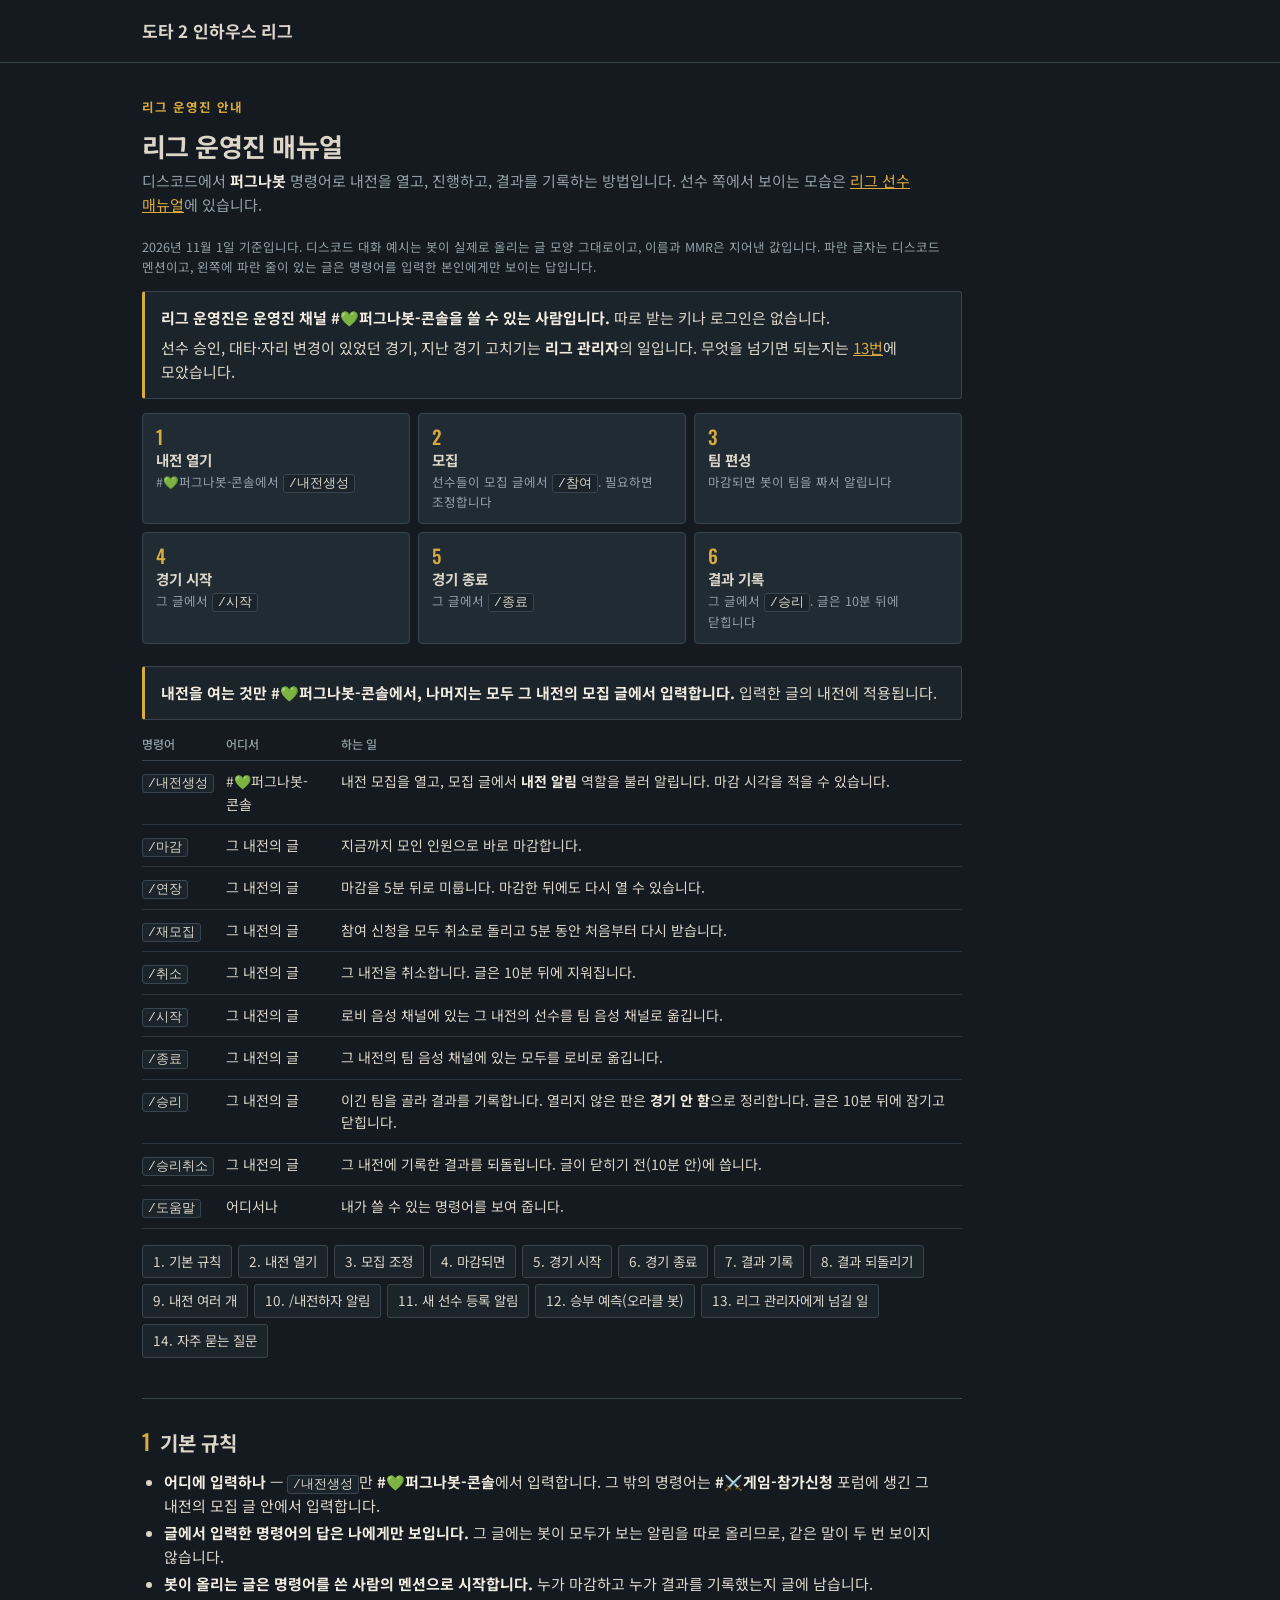
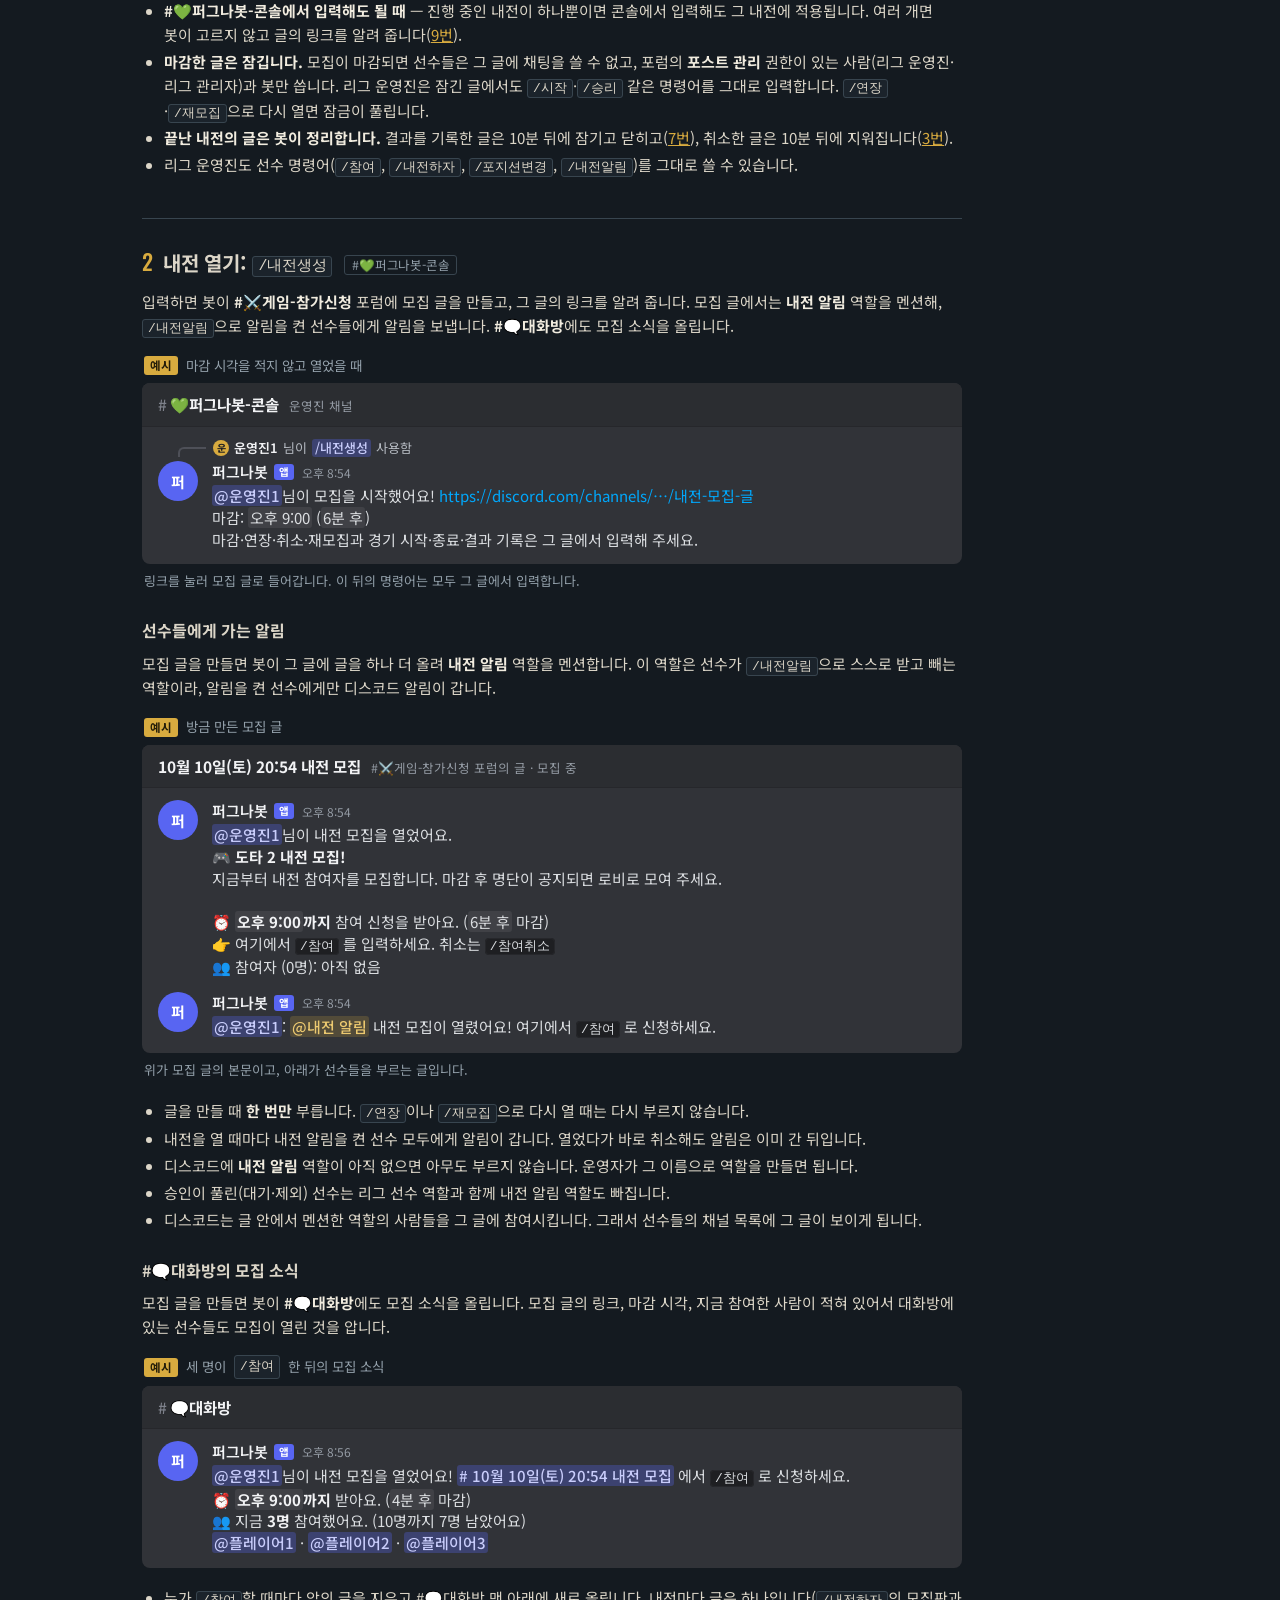
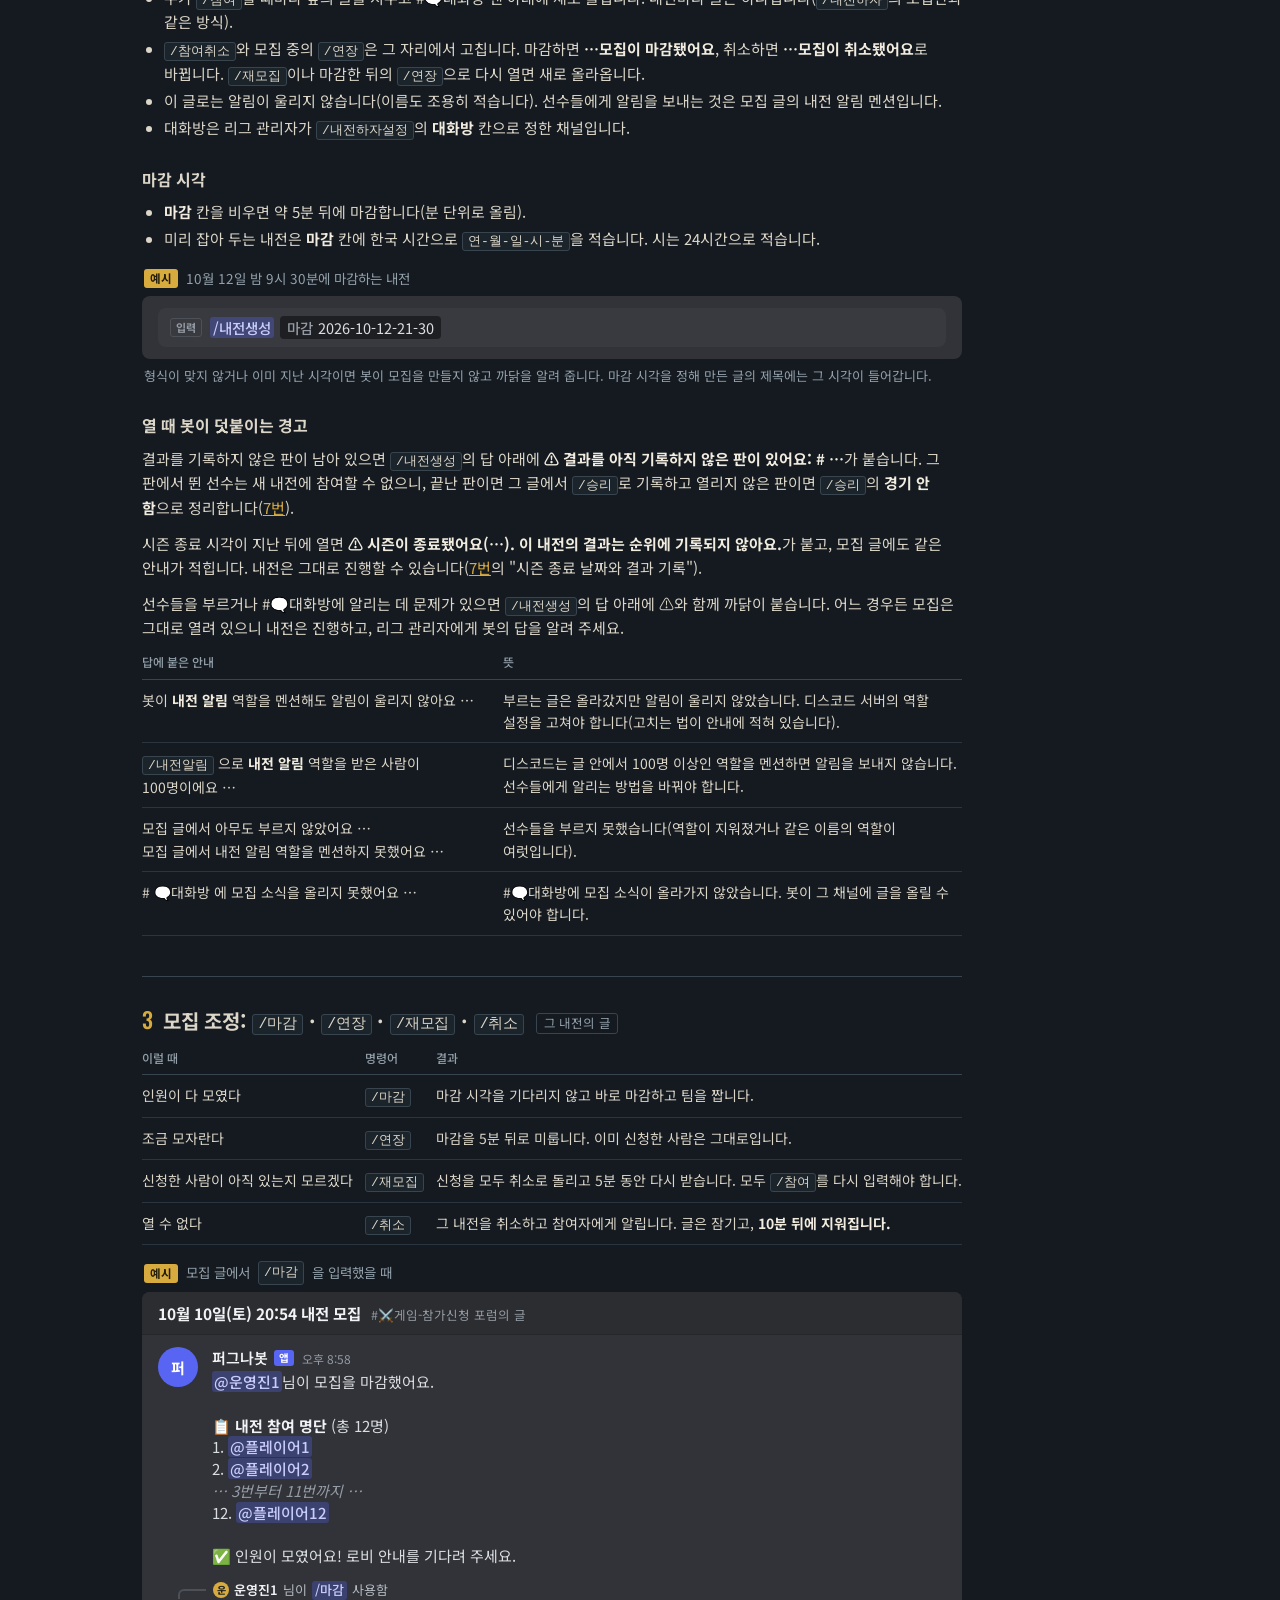
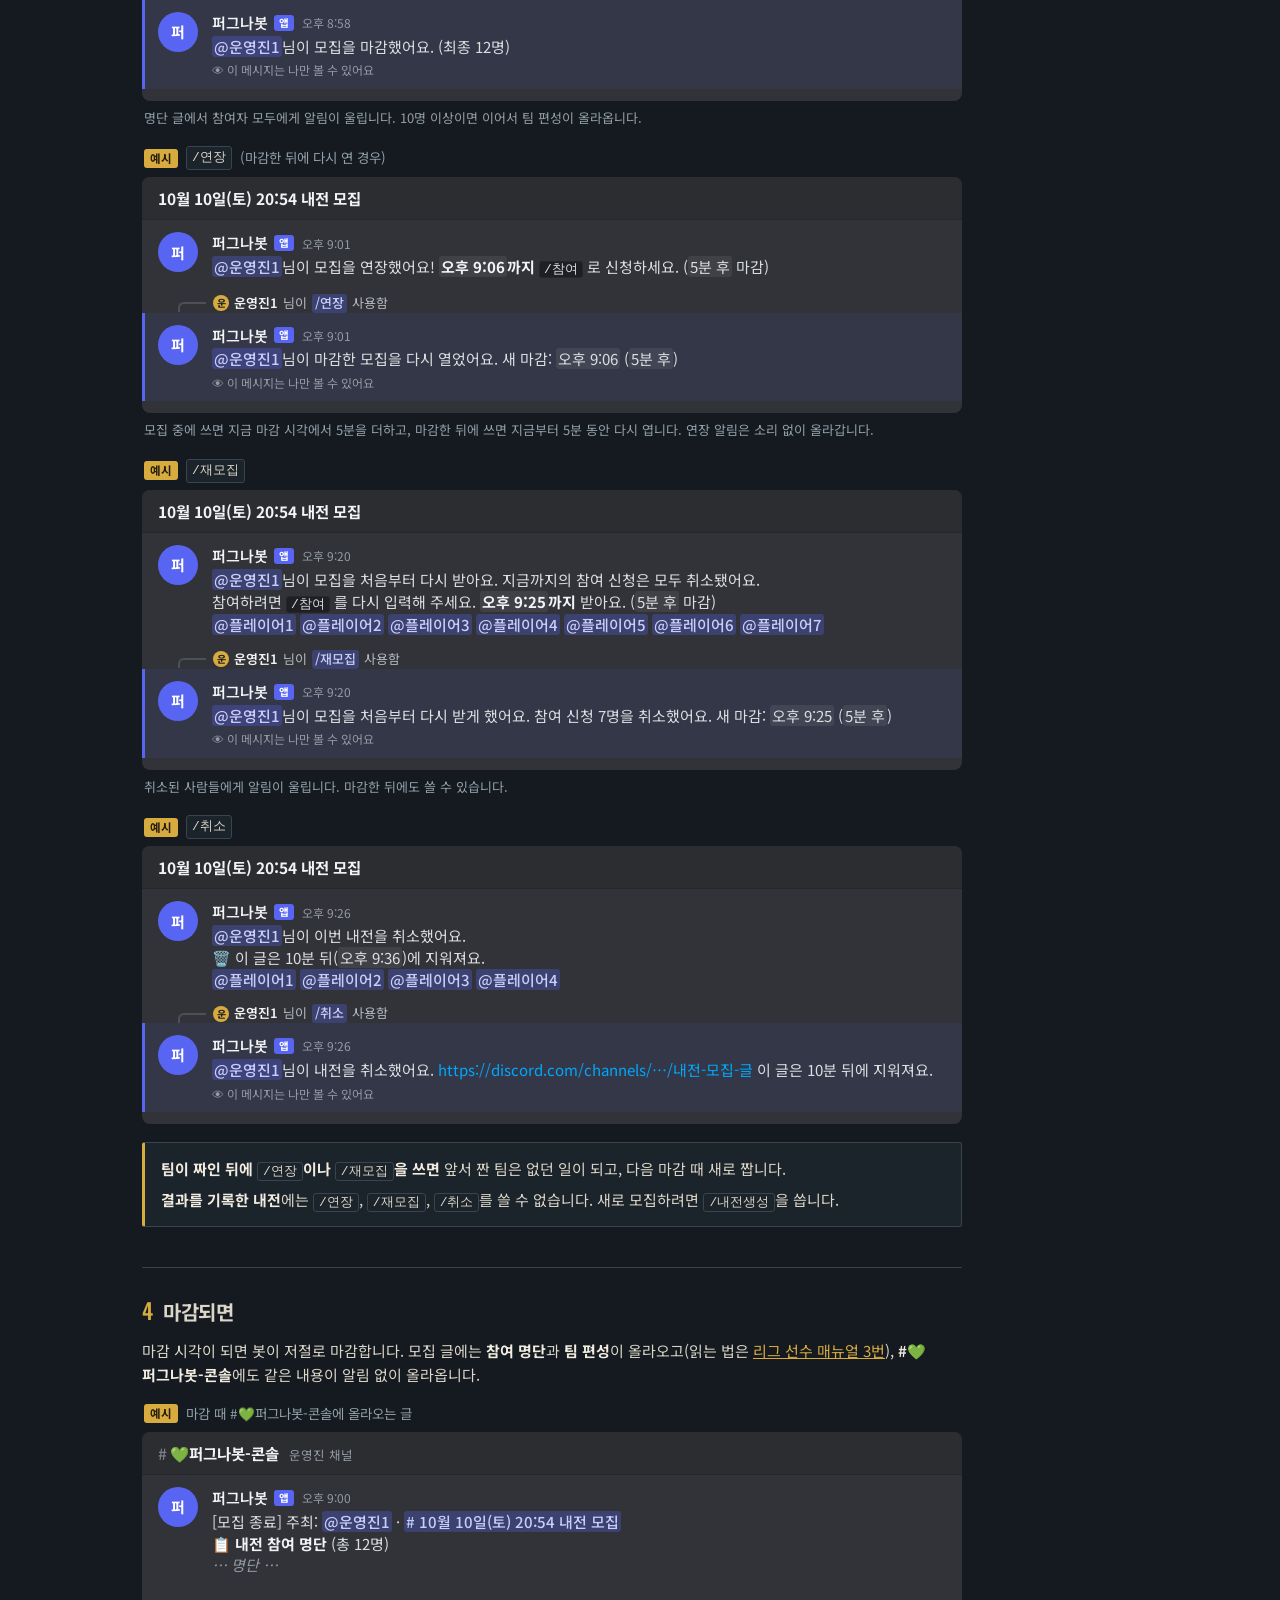
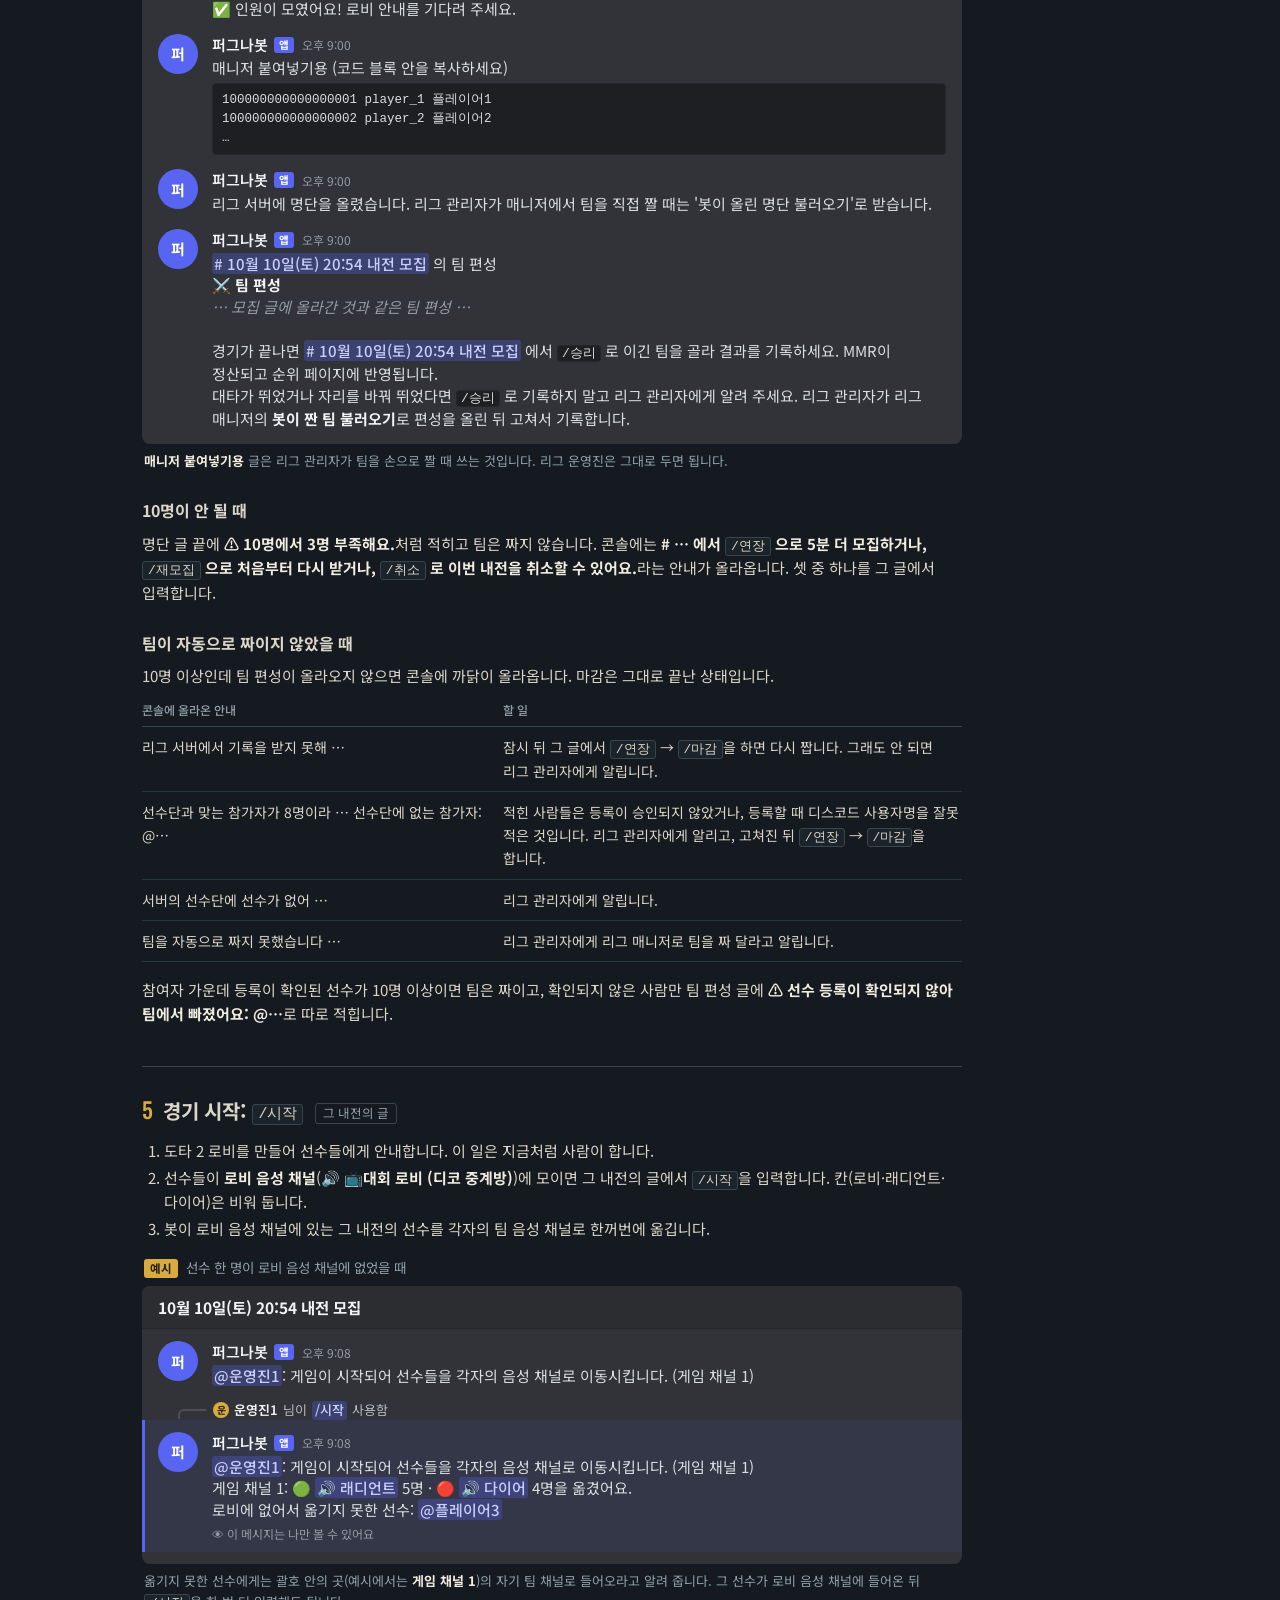
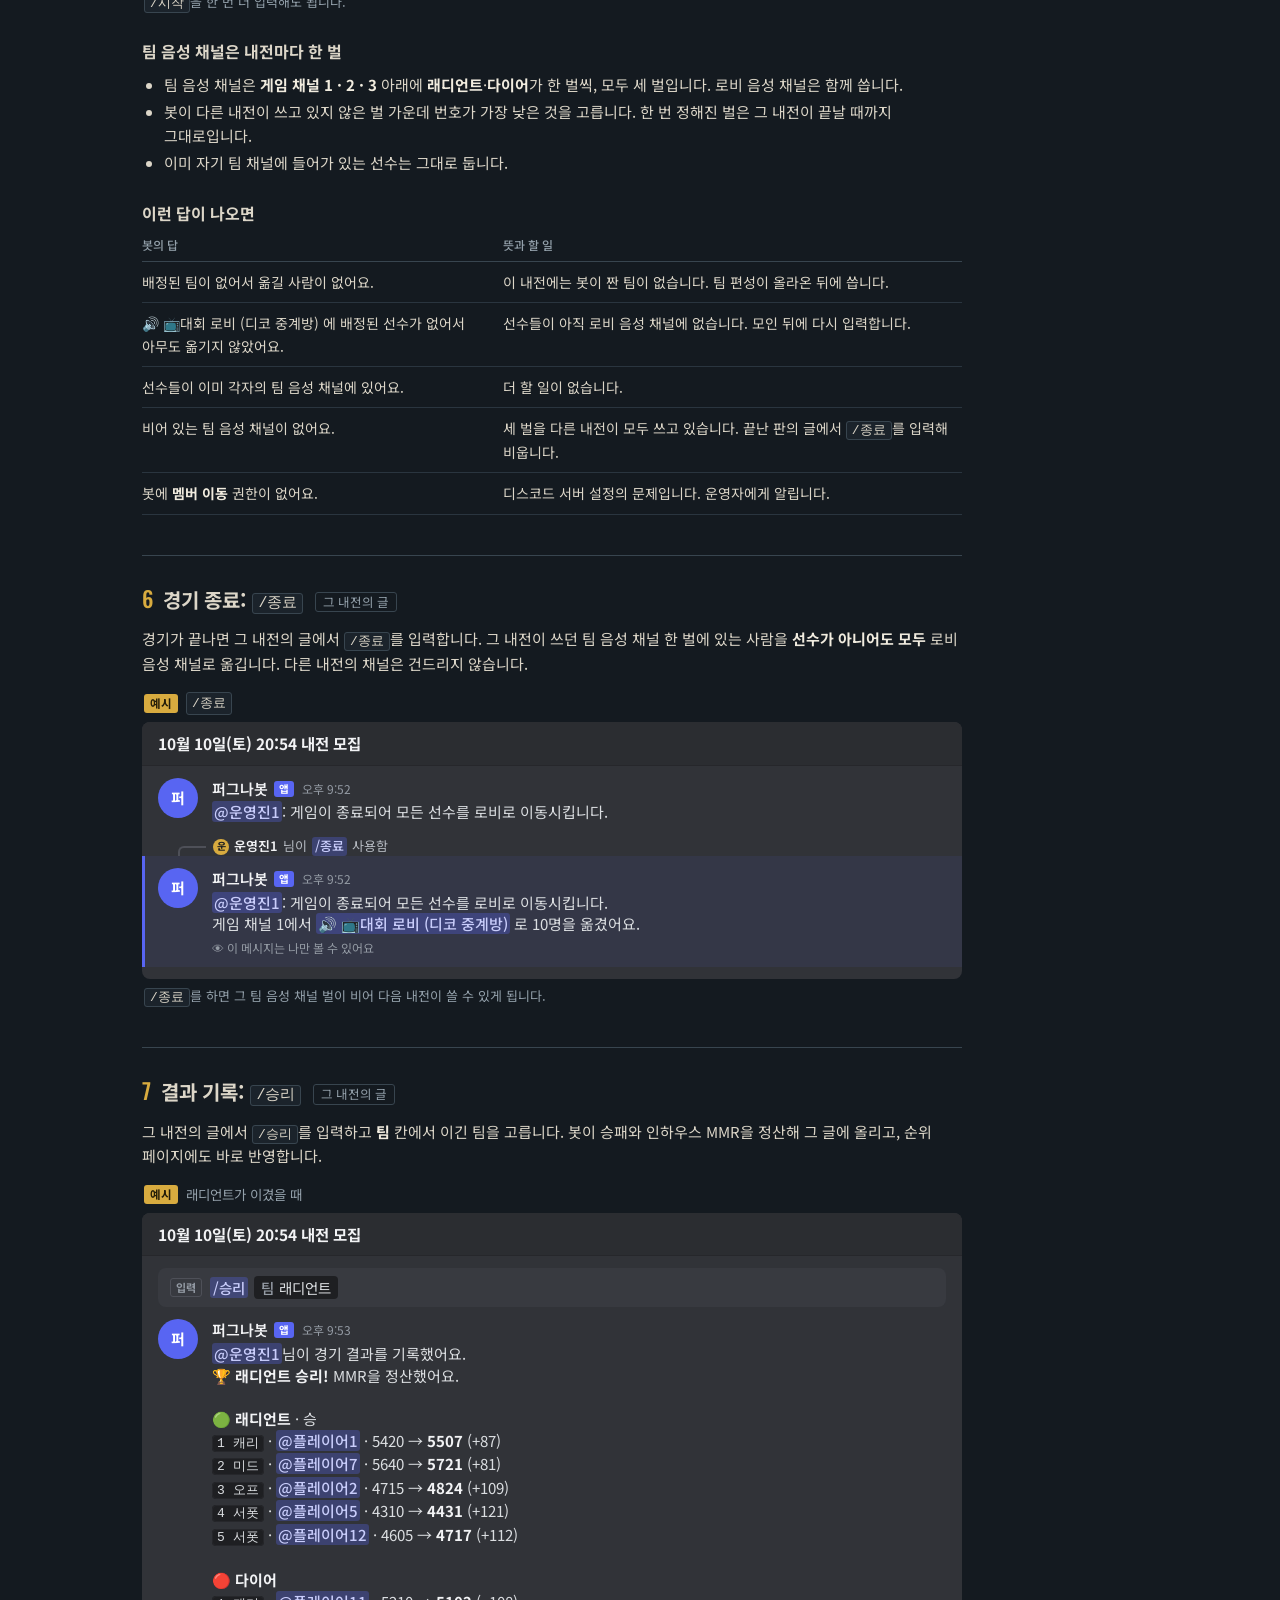
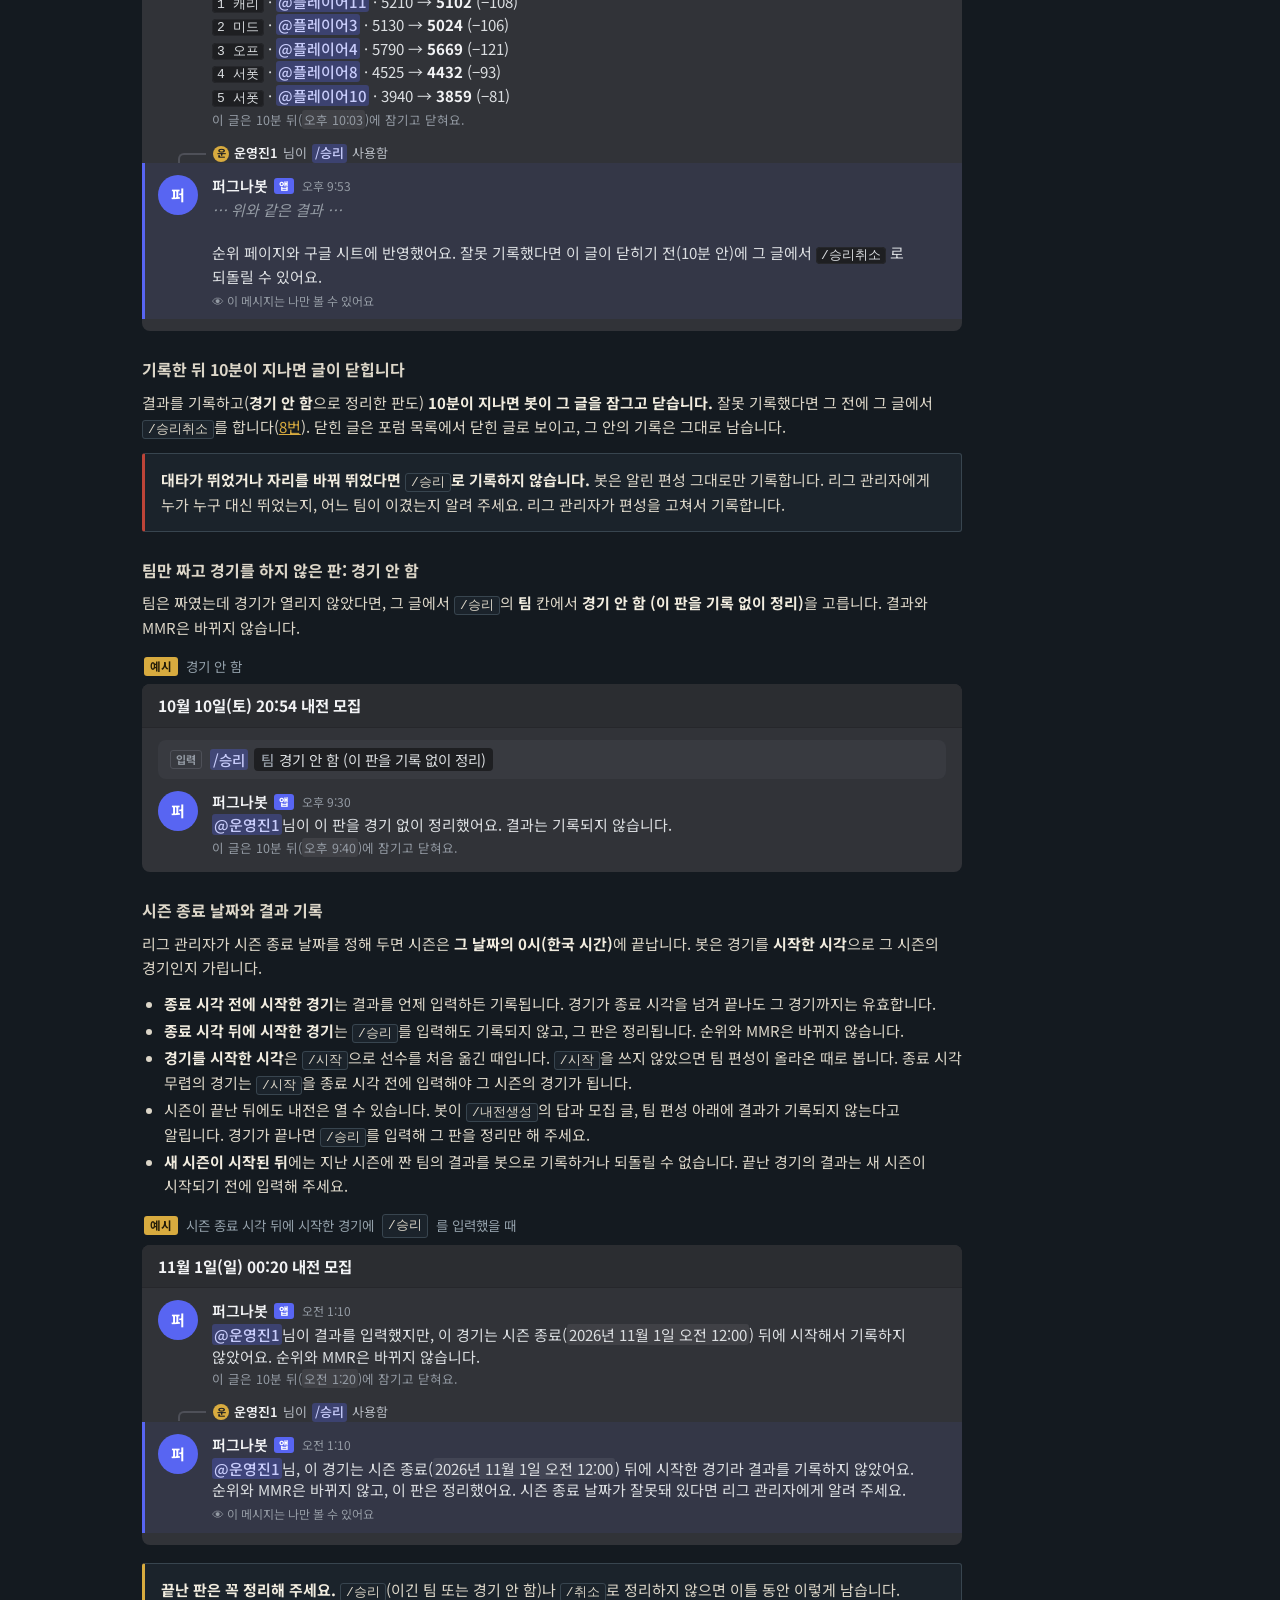
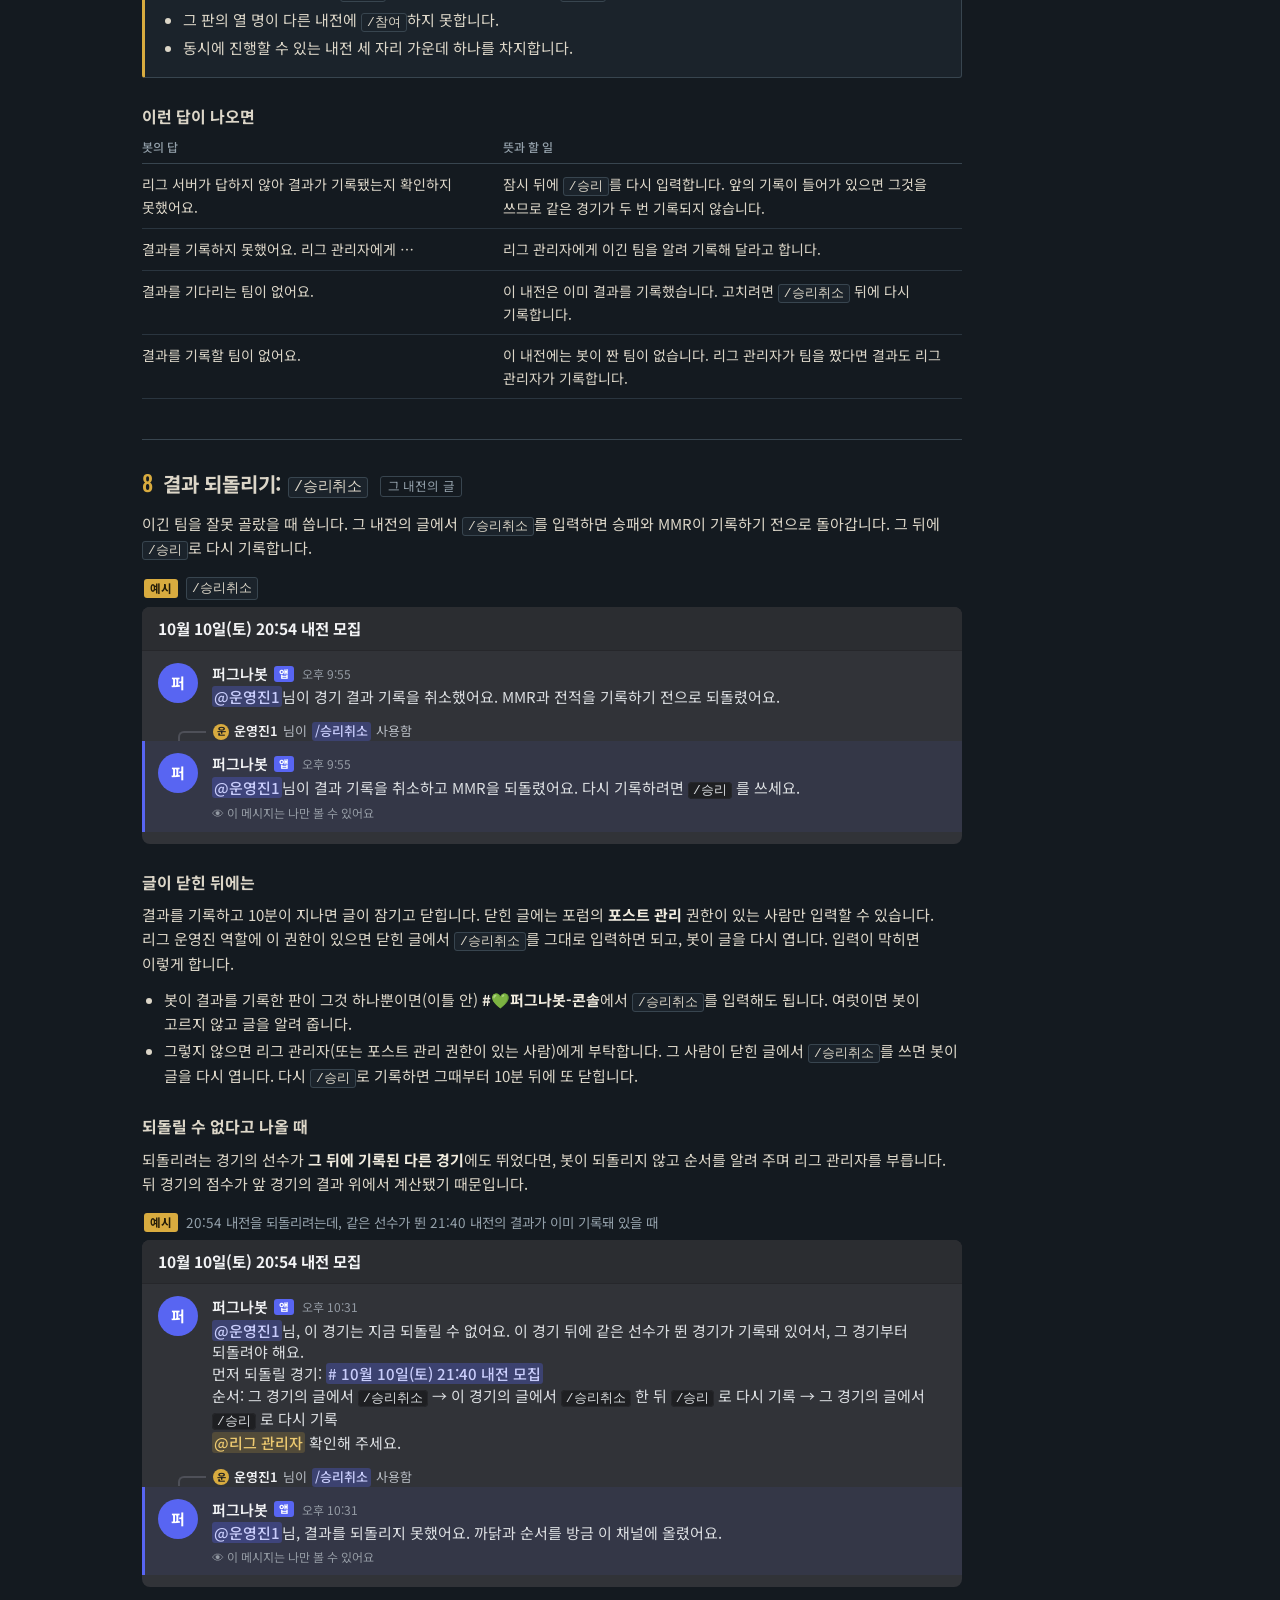
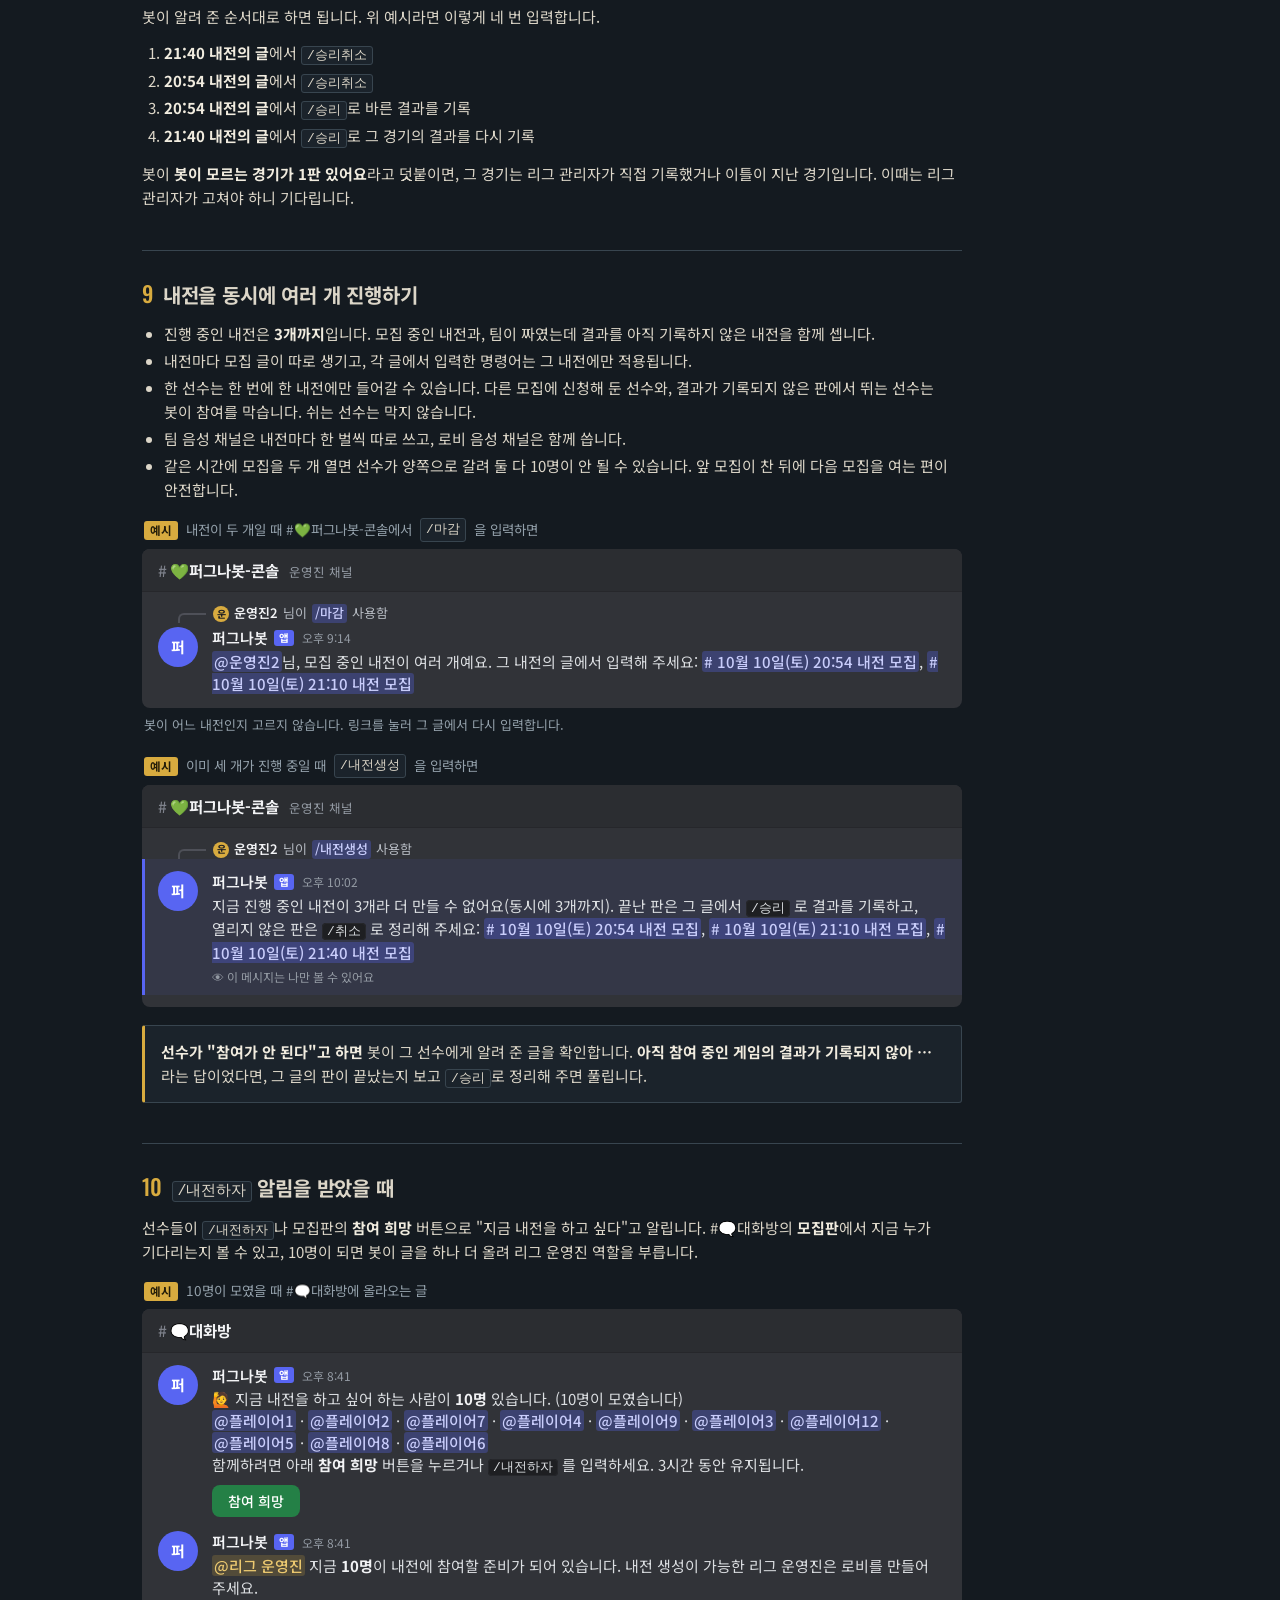
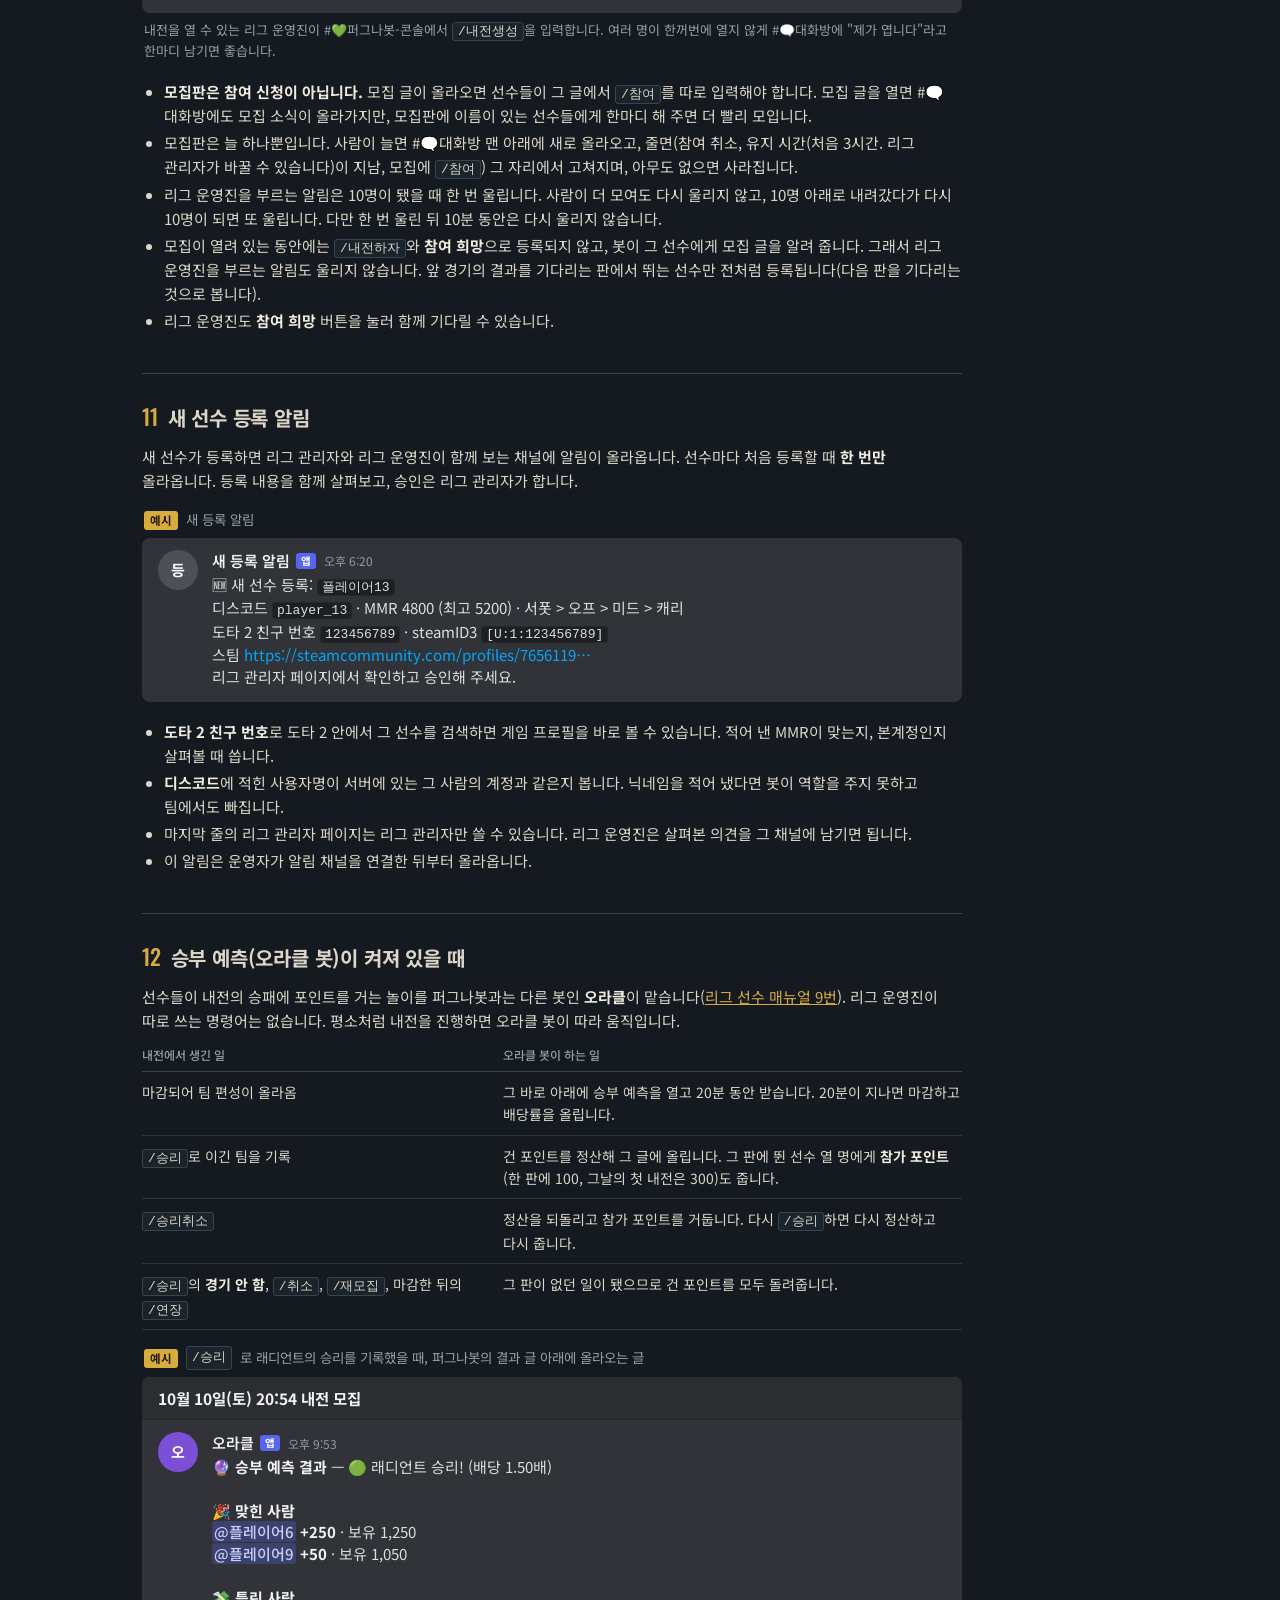
<file: guide-staff.html>
<!doctype html>
<html lang="ko">
<head>
<meta charset="utf-8">
<meta name="viewport" content="width=device-width, initial-scale=1, viewport-fit=cover">
<title>리그 운영진 매뉴얼 | 도타 2 인하우스 리그</title>
<meta name="description" content="도타 2 인하우스 리그 운영진 안내: 디스코드에서 퍼그나봇 명령어로 내전을 열고, 진행하고, 결과를 기록하는 방법">
<meta name="theme-color" content="#141a20">
<link rel="preconnect" href="https://fonts.googleapis.com">
<link rel="preconnect" href="https://fonts.gstatic.com" crossorigin>
<link href="https://fonts.googleapis.com/css2?family=Oswald:wght@400;500;600&family=Noto+Sans+KR:wght@400;500;700&display=swap" rel="stylesheet">
<link rel="stylesheet" href="assets/site.css">
<link rel="stylesheet" href="assets/guide.css?v=17">
</head>
<body>
<header id="site-head"></header>

<main class="wrap">
<article class="guide">
  <p class="g-eyebrow">리그 운영진 안내</p>
  <h1 class="page-title">리그 운영진 매뉴얼</h1>
  <p class="page-lead">디스코드에서 <strong>퍼그나봇</strong> 명령어로 내전을 열고, 진행하고, 결과를 기록하는 방법입니다. 선수 쪽에서 보이는 모습은 <a href="guide-player.html">리그 선수 매뉴얼</a>에 있습니다.</p>
  <p class="g-date">2026년 11월 1일 기준입니다. 디스코드 대화 예시는 봇이 실제로 올리는 글 모양 그대로이고, 이름과 MMR은 지어낸 값입니다. 파란 글자는 디스코드 멘션이고, 왼쪽에 파란 줄이 있는 글은 명령어를 입력한 본인에게만 보이는 답입니다.</p>

  <div class="notice">
    <p><strong>리그 운영진은 운영진 채널 #💚퍼그나봇-콘솔을 쓸 수 있는 사람입니다.</strong> 따로 받는 키나 로그인은 없습니다.</p>
    <p>선수 승인, 대타·자리 변경이 있었던 경기, 지난 경기 고치기는 <strong>리그 관리자</strong>의 일입니다. 무엇을 넘기면 되는지는 <a href="#handoff">13번</a>에 모았습니다.</p>
  </div>

  <ol class="g-flow">
    <li><b>내전 열기</b><span>#💚퍼그나봇-콘솔에서 <code>/내전생성</code></span></li>
    <li><b>모집</b><span>선수들이 모집 글에서 <code>/참여</code>. 필요하면 조정합니다</span></li>
    <li><b>팀 편성</b><span>마감되면 봇이 팀을 짜서 알립니다</span></li>
    <li><b>경기 시작</b><span>그 글에서 <code>/시작</code></span></li>
    <li><b>경기 종료</b><span>그 글에서 <code>/종료</code></span></li>
    <li><b>결과 기록</b><span>그 글에서 <code>/승리</code>. 글은 10분 뒤에 닫힙니다</span></li>
  </ol>

  <div class="notice">
    <p><strong>내전을 여는 것만 #💚퍼그나봇-콘솔에서, 나머지는 모두 그 내전의 모집 글에서 입력합니다.</strong> 입력한 글의 내전에 적용됩니다.</p>
  </div>

  <div class="g-scroll">
    <table class="g-table cmds">
        <thead><tr><th>명령어</th><th>어디서</th><th>하는 일</th></tr></thead>
      <tbody>
        <tr><td><code>/내전생성</code></td><td>#💚퍼그나봇-콘솔</td><td>내전 모집을 열고, 모집 글에서 <strong>내전 알림</strong> 역할을 불러 알립니다. 마감 시각을 적을 수 있습니다.</td></tr>
        <tr><td><code>/마감</code></td><td>그 내전의 글</td><td>지금까지 모인 인원으로 바로 마감합니다.</td></tr>
        <tr><td><code>/연장</code></td><td>그 내전의 글</td><td>마감을 5분 뒤로 미룹니다. 마감한 뒤에도 다시 열 수 있습니다.</td></tr>
        <tr><td><code>/재모집</code></td><td>그 내전의 글</td><td>참여 신청을 모두 취소로 돌리고 5분 동안 처음부터 다시 받습니다.</td></tr>
        <tr><td><code>/취소</code></td><td>그 내전의 글</td><td>그 내전을 취소합니다. 글은 10분 뒤에 지워집니다.</td></tr>
        <tr><td><code>/시작</code></td><td>그 내전의 글</td><td>로비 음성 채널에 있는 그 내전의 선수를 팀 음성 채널로 옮깁니다.</td></tr>
        <tr><td><code>/종료</code></td><td>그 내전의 글</td><td>그 내전의 팀 음성 채널에 있는 모두를 로비로 옮깁니다.</td></tr>
        <tr><td><code>/승리</code></td><td>그 내전의 글</td><td>이긴 팀을 골라 결과를 기록합니다. 열리지 않은 판은 <strong>경기 안 함</strong>으로 정리합니다. 글은 10분 뒤에 잠기고 닫힙니다.</td></tr>
        <tr><td><code>/승리취소</code></td><td>그 내전의 글</td><td>그 내전에 기록한 결과를 되돌립니다. 글이 닫히기 전(10분 안)에 씁니다.</td></tr>
        <tr><td><code>/도움말</code></td><td>어디서나</td><td>내가 쓸 수 있는 명령어를 보여 줍니다.</td></tr>
      </tbody>
    </table>
  </div>

  <nav class="g-toc" aria-label="목차">
    <a href="#basics">1. 기본 규칙</a>
    <a href="#create">2. 내전 열기</a>
    <a href="#adjust">3. 모집 조정</a>
    <a href="#closed">4. 마감되면</a>
    <a href="#start">5. 경기 시작</a>
    <a href="#end">6. 경기 종료</a>
    <a href="#win">7. 결과 기록</a>
    <a href="#undo">8. 결과 되돌리기</a>
    <a href="#multi">9. 내전 여러 개</a>
    <a href="#want">10. /내전하자 알림</a>
    <a href="#newplayer">11. 새 선수 등록 알림</a>
    <a href="#oracle">12. 승부 예측(오라클 봇)</a>
    <a href="#handoff">13. 리그 관리자에게 넘길 일</a>
    <a href="#faq">14. 자주 묻는 질문</a>
  </nav>

  <!-- 1 -->
  <section class="g-sec" id="basics">
    <h2><span class="n">1</span>기본 규칙</h2>
    <ul>
      <li><strong>어디에 입력하나</strong> — <code>/내전생성</code>만 <strong>#💚퍼그나봇-콘솔</strong>에서 입력합니다. 그 밖의 명령어는 <strong>#⚔️게임-참가신청</strong> 포럼에 생긴 그 내전의 모집 글 안에서 입력합니다.</li>
      <li><strong>글에서 입력한 명령어의 답은 나에게만 보입니다.</strong> 그 글에는 봇이 모두가 보는 알림을 따로 올리므로, 같은 말이 두 번 보이지 않습니다.</li>
      <li><strong>봇이 올리는 글은 명령어를 쓴 사람의 멘션으로 시작합니다.</strong> 누가 마감하고 누가 결과를 기록했는지 글에 남습니다.</li>
      <li><strong>#💚퍼그나봇-콘솔에서 입력해도 될 때</strong> — 진행 중인 내전이 하나뿐이면 콘솔에서 입력해도 그 내전에 적용됩니다. 여러 개면 봇이 고르지 않고 글의 링크를 알려 줍니다(<a href="#multi">9번</a>).</li>
      <li><strong>마감한 글은 잠깁니다.</strong> 모집이 마감되면 선수들은 그 글에 채팅을 쓸 수 없고, 포럼의 <strong>포스트 관리</strong> 권한이 있는 사람(리그 운영진·리그 관리자)과 봇만 씁니다. 리그 운영진은 잠긴 글에서도 <code>/시작</code>·<code>/승리</code> 같은 명령어를 그대로 입력합니다. <code>/연장</code>·<code>/재모집</code>으로 다시 열면 잠금이 풀립니다.</li>
      <li><strong>끝난 내전의 글은 봇이 정리합니다.</strong> 결과를 기록한 글은 10분 뒤에 잠기고 닫히고(<a href="#win">7번</a>), 취소한 글은 10분 뒤에 지워집니다(<a href="#adjust">3번</a>).</li>
      <li>리그 운영진도 선수 명령어(<code>/참여</code>, <code>/내전하자</code>, <code>/포지션변경</code>, <code>/내전알림</code>)를 그대로 쓸 수 있습니다.</li>
    </ul>
  </section>

  <!-- 2 -->
  <section class="g-sec" id="create">
    <h2><span class="n">2</span>내전 열기: <code>/내전생성</code> <span class="g-where">#💚퍼그나봇-콘솔</span></h2>
    <p>입력하면 봇이 <strong>#⚔️게임-참가신청</strong> 포럼에 모집 글을 만들고, 그 글의 링크를 알려 줍니다. 모집 글에서는 <strong>내전 알림</strong> 역할을 멘션해, <code>/내전알림</code>으로 알림을 켠 선수들에게 알림을 보냅니다. <strong>#🗨️대화방</strong>에도 모집 소식을 올립니다.</p>

    <figure class="g-fig">
      <figcaption><b>예시</b>마감 시각을 적지 않고 열었을 때</figcaption>
      <div class="dc">
        <div class="dc-title"><span><span class="hash">#</span>💚퍼그나봇-콘솔</span><small>운영진 채널</small></div>
        <div class="dc-used"><span class="dc-mini">운</span><b>운영진1</b> 님이 <span class="dc-cmd">/내전생성</span> 사용함</div>
        <div class="dc-msg"><div class="dc-av">퍼</div><div class="dc-body"><div class="dc-head"><b>퍼그나봇</b><i>앱</i><time>오후 8:54</time></div><div class="dc-text"><span class="at">@운영진1</span>님이 모집을 시작했어요! <span class="link">https://discord.com/channels/…/내전-모집-글</span><br>마감: <span class="ts">오후 9:00</span> (<span class="ts">6분 후</span>)<br>마감·연장·취소·재모집과 경기 시작·종료·결과 기록은 그 글에서 입력해 주세요.</div></div></div>
      </div>
      <p class="after">링크를 눌러 모집 글로 들어갑니다. 이 뒤의 명령어는 모두 그 글에서 입력합니다.</p>
    </figure>

    <h3>선수들에게 가는 알림</h3>
    <p>모집 글을 만들면 봇이 그 글에 글을 하나 더 올려 <strong>내전 알림</strong> 역할을 멘션합니다. 이 역할은 선수가 <code>/내전알림</code>으로 스스로 받고 빼는 역할이라, 알림을 켠 선수에게만 디스코드 알림이 갑니다.</p>
    <figure class="g-fig">
      <figcaption><b>예시</b>방금 만든 모집 글</figcaption>
      <div class="dc">
        <div class="dc-title">10월 10일(토) 20:54 내전 모집<small>#⚔️게임-참가신청 포럼의 글 · 모집 중</small></div>
        <div class="dc-msg"><div class="dc-av">퍼</div><div class="dc-body"><div class="dc-head"><b>퍼그나봇</b><i>앱</i><time>오후 8:54</time></div><div class="dc-text"><span class="at">@운영진1</span>님이 내전 모집을 열었어요.<br>🎮 <strong>도타 2 내전 모집!</strong><br>지금부터 내전 참여자를 모집합니다. 마감 후 명단이 공지되면 로비로 모여 주세요.<br><br>⏰ <strong><span class="ts">오후 9:00</span>까지</strong> 참여 신청을 받아요. (<span class="ts">6분 후</span> 마감)<br>👉 여기에서 <code>/참여</code> 를 입력하세요. 취소는 <code>/참여취소</code><br>👥 참여자 (0명): 아직 없음</div></div></div>
        <div class="dc-msg"><div class="dc-av">퍼</div><div class="dc-body"><div class="dc-head"><b>퍼그나봇</b><i>앱</i><time>오후 8:54</time></div><div class="dc-text"><span class="at">@운영진1</span>: <span class="role">@내전 알림</span> 내전 모집이 열렸어요! 여기에서 <code>/참여</code> 로 신청하세요.</div></div></div>
      </div>
      <p class="after">위가 모집 글의 본문이고, 아래가 선수들을 부르는 글입니다.</p>
    </figure>
    <ul>
      <li>글을 만들 때 <strong>한 번만</strong> 부릅니다. <code>/연장</code>이나 <code>/재모집</code>으로 다시 열 때는 다시 부르지 않습니다.</li>
      <li>내전을 열 때마다 내전 알림을 켠 선수 모두에게 알림이 갑니다. 열었다가 바로 취소해도 알림은 이미 간 뒤입니다.</li>
      <li>디스코드에 <strong>내전 알림</strong> 역할이 아직 없으면 아무도 부르지 않습니다. 운영자가 그 이름으로 역할을 만들면 됩니다.</li>
      <li>승인이 풀린(대기·제외) 선수는 리그 선수 역할과 함께 내전 알림 역할도 빠집니다.</li>
      <li>디스코드는 글 안에서 멘션한 역할의 사람들을 그 글에 참여시킵니다. 그래서 선수들의 채널 목록에 그 글이 보이게 됩니다.</li>
    </ul>

    <h3 id="chat">#🗨️대화방의 모집 소식</h3>
    <p>모집 글을 만들면 봇이 <strong>#🗨️대화방</strong>에도 모집 소식을 올립니다. 모집 글의 링크, 마감 시각, 지금 참여한 사람이 적혀 있어서 대화방에 있는 선수들도 모집이 열린 것을 압니다.</p>
    <figure class="g-fig">
      <figcaption><b>예시</b>세 명이 <code>/참여</code>한 뒤의 모집 소식</figcaption>
      <div class="dc">
        <div class="dc-title"><span><span class="hash">#</span>🗨️대화방</span></div>
        <div class="dc-msg"><div class="dc-av">퍼</div><div class="dc-body"><div class="dc-head"><b>퍼그나봇</b><i>앱</i><time>오후 8:56</time></div><div class="dc-text"><span class="at">@운영진1</span>님이 내전 모집을 열었어요! <span class="ch"># 10월 10일(토) 20:54 내전 모집</span> 에서 <code>/참여</code> 로 신청하세요.<br>⏰ <strong><span class="ts">오후 9:00</span>까지</strong> 받아요. (<span class="ts">4분 후</span> 마감)<br>👥 지금 <strong>3명</strong> 참여했어요. (10명까지 7명 남았어요)<br><span class="at">@플레이어1</span> · <span class="at">@플레이어2</span> · <span class="at">@플레이어3</span></div></div></div>
      </div>
    </figure>
    <ul>
      <li>누가 <code>/참여</code>할 때마다 앞의 글을 지우고 #🗨️대화방 맨 아래에 새로 올립니다. 내전마다 글은 하나입니다(<code>/내전하자</code>의 모집판과 같은 방식).</li>
      <li><code>/참여취소</code>와 모집 중의 <code>/연장</code>은 그 자리에서 고칩니다. 마감하면 <strong>…모집이 마감됐어요</strong>, 취소하면 <strong>…모집이 취소됐어요</strong>로 바뀝니다. <code>/재모집</code>이나 마감한 뒤의 <code>/연장</code>으로 다시 열면 새로 올라옵니다.</li>
      <li>이 글로는 알림이 울리지 않습니다(이름도 조용히 적습니다). 선수들에게 알림을 보내는 것은 모집 글의 내전 알림 멘션입니다.</li>
      <li>대화방은 리그 관리자가 <code>/내전하자설정</code>의 <strong>대화방</strong> 칸으로 정한 채널입니다.</li>
    </ul>

    <h3>마감 시각</h3>
    <ul>
      <li><strong>마감</strong> 칸을 비우면 약 5분 뒤에 마감합니다(분 단위로 올림).</li>
      <li>미리 잡아 두는 내전은 <strong>마감</strong> 칸에 한국 시간으로 <code>연-월-일-시-분</code>을 적습니다. 시는 24시간으로 적습니다.</li>
    </ul>
    <figure class="g-fig">
      <figcaption><b>예시</b>10월 12일 밤 9시 30분에 마감하는 내전</figcaption>
      <div class="dc">
        <div class="dc-input"><span class="lab">입력</span><span class="dc-cmd">/내전생성</span><span class="opt"><b>마감</b>2026-10-12-21-30</span></div>
      </div>
      <p class="after">형식이 맞지 않거나 이미 지난 시각이면 봇이 모집을 만들지 않고 까닭을 알려 줍니다. 마감 시각을 정해 만든 글의 제목에는 그 시각이 들어갑니다.</p>
    </figure>

    <h3>열 때 봇이 덧붙이는 경고</h3>
    <p>결과를 기록하지 않은 판이 남아 있으면 <code>/내전생성</code>의 답 아래에 <strong>⚠️ 결과를 아직 기록하지 않은 판이 있어요: # …</strong>가 붙습니다. 그 판에서 뛴 선수는 새 내전에 참여할 수 없으니, 끝난 판이면 그 글에서 <code>/승리</code>로 기록하고 열리지 않은 판이면 <code>/승리</code>의 <strong>경기 안 함</strong>으로 정리합니다(<a href="#win">7번</a>).</p>
    <p>시즌 종료 시각이 지난 뒤에 열면 <strong>⚠️ 시즌이 종료됐어요(…). 이 내전의 결과는 순위에 기록되지 않아요.</strong>가 붙고, 모집 글에도 같은 안내가 적힙니다. 내전은 그대로 진행할 수 있습니다(<a href="#win">7번</a>의 "시즌 종료 날짜와 결과 기록").</p>
    <p>선수들을 부르거나 #🗨️대화방에 알리는 데 문제가 있으면 <code>/내전생성</code>의 답 아래에 ⚠️와 함께 까닭이 붙습니다. 어느 경우든 모집은 그대로 열려 있으니 내전은 진행하고, 리그 관리자에게 봇의 답을 알려 주세요.</p>
    <div class="g-scroll">
      <table class="g-table says">
        <thead><tr><th>답에 붙은 안내</th><th>뜻</th></tr></thead>
        <tbody>
          <tr><td>봇이 <strong>내전 알림</strong> 역할을 멘션해도 알림이 울리지 않아요 …</td><td>부르는 글은 올라갔지만 알림이 울리지 않았습니다. 디스코드 서버의 역할 설정을 고쳐야 합니다(고치는 법이 안내에 적혀 있습니다).</td></tr>
          <tr><td><code>/내전알림</code> 으로 <strong>내전 알림</strong> 역할을 받은 사람이 100명이에요 …</td><td>디스코드는 글 안에서 100명 이상인 역할을 멘션하면 알림을 보내지 않습니다. 선수들에게 알리는 방법을 바꿔야 합니다.</td></tr>
          <tr><td>모집 글에서 아무도 부르지 않았어요 …<br>모집 글에서 내전 알림 역할을 멘션하지 못했어요 …</td><td>선수들을 부르지 못했습니다(역할이 지워졌거나 같은 이름의 역할이 여럿입니다).</td></tr>
          <tr><td># 🗨️대화방 에 모집 소식을 올리지 못했어요 …</td><td>#🗨️대화방에 모집 소식이 올라가지 않았습니다. 봇이 그 채널에 글을 올릴 수 있어야 합니다.</td></tr>
        </tbody>
      </table>
    </div>
  </section>

  <!-- 3 -->
  <section class="g-sec" id="adjust">
    <h2><span class="n">3</span>모집 조정: <code>/마감</code> · <code>/연장</code> · <code>/재모집</code> · <code>/취소</code> <span class="g-where">그 내전의 글</span></h2>
    <div class="g-scroll">
      <table class="g-table">
        <thead><tr><th>이럴 때</th><th>명령어</th><th>결과</th></tr></thead>
        <tbody>
          <tr><td>인원이 다 모였다</td><td><code>/마감</code></td><td>마감 시각을 기다리지 않고 바로 마감하고 팀을 짭니다.</td></tr>
          <tr><td>조금 모자란다</td><td><code>/연장</code></td><td>마감을 5분 뒤로 미룹니다. 이미 신청한 사람은 그대로입니다.</td></tr>
          <tr><td>신청한 사람이 아직 있는지 모르겠다</td><td><code>/재모집</code></td><td>신청을 모두 취소로 돌리고 5분 동안 다시 받습니다. 모두 <code>/참여</code>를 다시 입력해야 합니다.</td></tr>
          <tr><td>열 수 없다</td><td><code>/취소</code></td><td>그 내전을 취소하고 참여자에게 알립니다. 글은 잠기고, <strong>10분 뒤에 지워집니다.</strong></td></tr>
        </tbody>
      </table>
    </div>

    <figure class="g-fig">
      <figcaption><b>예시</b>모집 글에서 <code>/마감</code>을 입력했을 때</figcaption>
      <div class="dc">
        <div class="dc-title">10월 10일(토) 20:54 내전 모집<small>#⚔️게임-참가신청 포럼의 글</small></div>
        <div class="dc-msg"><div class="dc-av">퍼</div><div class="dc-body"><div class="dc-head"><b>퍼그나봇</b><i>앱</i><time>오후 8:58</time></div><div class="dc-text"><span class="at">@운영진1</span>님이 모집을 마감했어요.<br><br>📋 <strong>내전 참여 명단</strong> (총 12명)<br>1. <span class="at">@플레이어1</span><br>2. <span class="at">@플레이어2</span><br><span class="cut">… 3번부터 11번까지 …</span><br>12. <span class="at">@플레이어12</span><br><br>✅ 인원이 모였어요! 로비 안내를 기다려 주세요.</div></div></div>
        <div class="dc-used"><span class="dc-mini">운</span><b>운영진1</b> 님이 <span class="dc-cmd">/마감</span> 사용함</div>
        <div class="dc-msg me"><div class="dc-av">퍼</div><div class="dc-body"><div class="dc-head"><b>퍼그나봇</b><i>앱</i><time>오후 8:58</time></div><div class="dc-text"><span class="at">@운영진1</span>님이 모집을 마감했어요. (최종 12명)</div><div class="dc-only">👁 이 메시지는 나만 볼 수 있어요</div></div></div>
      </div>
      <p class="after">명단 글에서 참여자 모두에게 알림이 울립니다. 10명 이상이면 이어서 팀 편성이 올라옵니다.</p>
    </figure>

    <figure class="g-fig">
      <figcaption><b>예시</b><code>/연장</code> (마감한 뒤에 다시 연 경우)</figcaption>
      <div class="dc">
        <div class="dc-title">10월 10일(토) 20:54 내전 모집</div>
        <div class="dc-msg"><div class="dc-av">퍼</div><div class="dc-body"><div class="dc-head"><b>퍼그나봇</b><i>앱</i><time>오후 9:01</time></div><div class="dc-text"><span class="at">@운영진1</span>님이 모집을 연장했어요! <strong><span class="ts">오후 9:06</span>까지</strong> <code>/참여</code> 로 신청하세요. (<span class="ts">5분 후</span> 마감)</div></div></div>
        <div class="dc-used"><span class="dc-mini">운</span><b>운영진1</b> 님이 <span class="dc-cmd">/연장</span> 사용함</div>
        <div class="dc-msg me"><div class="dc-av">퍼</div><div class="dc-body"><div class="dc-head"><b>퍼그나봇</b><i>앱</i><time>오후 9:01</time></div><div class="dc-text"><span class="at">@운영진1</span>님이 마감한 모집을 다시 열었어요. 새 마감: <span class="ts">오후 9:06</span> (<span class="ts">5분 후</span>)</div><div class="dc-only">👁 이 메시지는 나만 볼 수 있어요</div></div></div>
      </div>
      <p class="after">모집 중에 쓰면 지금 마감 시각에서 5분을 더하고, 마감한 뒤에 쓰면 지금부터 5분 동안 다시 엽니다. 연장 알림은 소리 없이 올라갑니다.</p>
    </figure>

    <figure class="g-fig">
      <figcaption><b>예시</b><code>/재모집</code></figcaption>
      <div class="dc">
        <div class="dc-title">10월 10일(토) 20:54 내전 모집</div>
        <div class="dc-msg"><div class="dc-av">퍼</div><div class="dc-body"><div class="dc-head"><b>퍼그나봇</b><i>앱</i><time>오후 9:20</time></div><div class="dc-text"><span class="at">@운영진1</span>님이 모집을 처음부터 다시 받아요. 지금까지의 참여 신청은 모두 취소됐어요.<br>참여하려면 <code>/참여</code> 를 다시 입력해 주세요. <strong><span class="ts">오후 9:25</span>까지</strong> 받아요. (<span class="ts">5분 후</span> 마감)<br><span class="at">@플레이어1</span> <span class="at">@플레이어2</span> <span class="at">@플레이어3</span> <span class="at">@플레이어4</span> <span class="at">@플레이어5</span> <span class="at">@플레이어6</span> <span class="at">@플레이어7</span></div></div></div>
        <div class="dc-used"><span class="dc-mini">운</span><b>운영진1</b> 님이 <span class="dc-cmd">/재모집</span> 사용함</div>
        <div class="dc-msg me"><div class="dc-av">퍼</div><div class="dc-body"><div class="dc-head"><b>퍼그나봇</b><i>앱</i><time>오후 9:20</time></div><div class="dc-text"><span class="at">@운영진1</span>님이 모집을 처음부터 다시 받게 했어요. 참여 신청 7명을 취소했어요. 새 마감: <span class="ts">오후 9:25</span> (<span class="ts">5분 후</span>)</div><div class="dc-only">👁 이 메시지는 나만 볼 수 있어요</div></div></div>
      </div>
      <p class="after">취소된 사람들에게 알림이 울립니다. 마감한 뒤에도 쓸 수 있습니다.</p>
    </figure>

    <figure class="g-fig">
      <figcaption><b>예시</b><code>/취소</code></figcaption>
      <div class="dc">
        <div class="dc-title">10월 10일(토) 20:54 내전 모집</div>
        <div class="dc-msg"><div class="dc-av">퍼</div><div class="dc-body"><div class="dc-head"><b>퍼그나봇</b><i>앱</i><time>오후 9:26</time></div><div class="dc-text"><span class="at">@운영진1</span>님이 이번 내전을 취소했어요.<br>🗑️ 이 글은 10분 뒤(<span class="ts">오후 9:36</span>)에 지워져요.<br><span class="at">@플레이어1</span> <span class="at">@플레이어2</span> <span class="at">@플레이어3</span> <span class="at">@플레이어4</span></div></div></div>
        <div class="dc-used"><span class="dc-mini">운</span><b>운영진1</b> 님이 <span class="dc-cmd">/취소</span> 사용함</div>
        <div class="dc-msg me"><div class="dc-av">퍼</div><div class="dc-body"><div class="dc-head"><b>퍼그나봇</b><i>앱</i><time>오후 9:26</time></div><div class="dc-text"><span class="at">@운영진1</span>님이 내전을 취소했어요. <span class="link">https://discord.com/channels/…/내전-모집-글</span> 이 글은 10분 뒤에 지워져요.</div><div class="dc-only">👁 이 메시지는 나만 볼 수 있어요</div></div></div>
      </div>
    </figure>

    <div class="notice">
      <p><strong>팀이 짜인 뒤에 <code>/연장</code>이나 <code>/재모집</code>을 쓰면</strong> 앞서 짠 팀은 없던 일이 되고, 다음 마감 때 새로 짭니다.</p>
      <p><strong>결과를 기록한 내전</strong>에는 <code>/연장</code>, <code>/재모집</code>, <code>/취소</code>를 쓸 수 없습니다. 새로 모집하려면 <code>/내전생성</code>을 씁니다.</p>
    </div>
  </section>

  <!-- 4 -->
  <section class="g-sec" id="closed">
    <h2><span class="n">4</span>마감되면</h2>
    <p>마감 시각이 되면 봇이 저절로 마감합니다. 모집 글에는 <strong>참여 명단</strong>과 <strong>팀 편성</strong>이 올라오고(읽는 법은 <a href="guide-player.html#lineup">리그 선수 매뉴얼 3번</a>), <strong>#💚퍼그나봇-콘솔</strong>에도 같은 내용이 알림 없이 올라옵니다.</p>

    <figure class="g-fig">
      <figcaption><b>예시</b>마감 때 #💚퍼그나봇-콘솔에 올라오는 글</figcaption>
      <div class="dc">
        <div class="dc-title"><span><span class="hash">#</span>💚퍼그나봇-콘솔</span><small>운영진 채널</small></div>
        <div class="dc-msg"><div class="dc-av">퍼</div><div class="dc-body"><div class="dc-head"><b>퍼그나봇</b><i>앱</i><time>오후 9:00</time></div><div class="dc-text">[모집 종료] 주최: <span class="at">@운영진1</span> · <span class="ch"># 10월 10일(토) 20:54 내전 모집</span><br>📋 <strong>내전 참여 명단</strong> (총 12명)<br><span class="cut">… 명단 …</span><br><br>✅ 인원이 모였어요! 로비 안내를 기다려 주세요.</div></div></div>
        <div class="dc-msg"><div class="dc-av">퍼</div><div class="dc-body"><div class="dc-head"><b>퍼그나봇</b><i>앱</i><time>오후 9:00</time></div><div class="dc-text">매니저 붙여넣기용 (코드 블록 안을 복사하세요)<div class="dc-pre">100000000000000001 player_1 플레이어1
100000000000000002 player_2 플레이어2
…</div></div></div></div>
        <div class="dc-msg"><div class="dc-av">퍼</div><div class="dc-body"><div class="dc-head"><b>퍼그나봇</b><i>앱</i><time>오후 9:00</time></div><div class="dc-text">리그 서버에 명단을 올렸습니다. 리그 관리자가 매니저에서 팀을 직접 짤 때는 '봇이 올린 명단 불러오기'로 받습니다.</div></div></div>
        <div class="dc-msg"><div class="dc-av">퍼</div><div class="dc-body"><div class="dc-head"><b>퍼그나봇</b><i>앱</i><time>오후 9:00</time></div><div class="dc-text"><span class="ch"># 10월 10일(토) 20:54 내전 모집</span> 의 팀 편성<br>⚔️ <strong>팀 편성</strong><br><span class="cut">… 모집 글에 올라간 것과 같은 팀 편성 …</span><br><br>경기가 끝나면 <span class="ch"># 10월 10일(토) 20:54 내전 모집</span> 에서 <code>/승리</code> 로 이긴 팀을 골라 결과를 기록하세요. MMR이 정산되고 순위 페이지에 반영됩니다.<br>대타가 뛰었거나 자리를 바꿔 뛰었다면 <code>/승리</code> 로 기록하지 말고 리그 관리자에게 알려 주세요. 리그 관리자가 리그 매니저의 <strong>봇이 짠 팀 불러오기</strong>로 편성을 올린 뒤 고쳐서 기록합니다.</div></div></div>
      </div>
      <p class="after"><strong>매니저 붙여넣기용</strong> 글은 리그 관리자가 팀을 손으로 짤 때 쓰는 것입니다. 리그 운영진은 그대로 두면 됩니다.</p>
    </figure>

    <h3>10명이 안 될 때</h3>
    <p>명단 글 끝에 <strong>⚠️ 10명에서 3명 부족해요.</strong>처럼 적히고 팀은 짜지 않습니다. 콘솔에는 <strong># … 에서 <code>/연장</code> 으로 5분 더 모집하거나, <code>/재모집</code> 으로 처음부터 다시 받거나, <code>/취소</code> 로 이번 내전을 취소할 수 있어요.</strong>라는 안내가 올라옵니다. 셋 중 하나를 그 글에서 입력합니다.</p>

    <h3>팀이 자동으로 짜이지 않았을 때</h3>
    <p>10명 이상인데 팀 편성이 올라오지 않으면 콘솔에 까닭이 올라옵니다. 마감은 그대로 끝난 상태입니다.</p>
    <div class="g-scroll">
      <table class="g-table says">
        <thead><tr><th>콘솔에 올라온 안내</th><th>할 일</th></tr></thead>
        <tbody>
          <tr><td>리그 서버에서 기록을 받지 못해 …</td><td>잠시 뒤 그 글에서 <code>/연장</code> → <code>/마감</code>을 하면 다시 짭니다. 그래도 안 되면 리그 관리자에게 알립니다.</td></tr>
          <tr><td>선수단과 맞는 참가자가 8명이라 … 선수단에 없는 참가자: @…</td><td>적힌 사람들은 등록이 승인되지 않았거나, 등록할 때 디스코드 사용자명을 잘못 적은 것입니다. 리그 관리자에게 알리고, 고쳐진 뒤 <code>/연장</code> → <code>/마감</code>을 합니다.</td></tr>
          <tr><td>서버의 선수단에 선수가 없어 …</td><td>리그 관리자에게 알립니다.</td></tr>
          <tr><td>팀을 자동으로 짜지 못했습니다 …</td><td>리그 관리자에게 리그 매니저로 팀을 짜 달라고 알립니다.</td></tr>
        </tbody>
      </table>
    </div>
    <p>참여자 가운데 등록이 확인된 선수가 10명 이상이면 팀은 짜이고, 확인되지 않은 사람만 팀 편성 글에 <strong>⚠️ 선수 등록이 확인되지 않아 팀에서 빠졌어요: @…</strong>로 따로 적힙니다.</p>
  </section>

  <!-- 5 -->
  <section class="g-sec" id="start">
    <h2><span class="n">5</span>경기 시작: <code>/시작</code> <span class="g-where">그 내전의 글</span></h2>
    <ol>
      <li>도타 2 로비를 만들어 선수들에게 안내합니다. 이 일은 지금처럼 사람이 합니다.</li>
      <li>선수들이 <strong>로비 음성 채널</strong>(<strong>🔊 📺대회 로비 (디코 중계방)</strong>)에 모이면 그 내전의 글에서 <code>/시작</code>을 입력합니다. 칸(로비·래디언트·다이어)은 비워 둡니다.</li>
      <li>봇이 로비 음성 채널에 있는 그 내전의 선수를 각자의 팀 음성 채널로 한꺼번에 옮깁니다.</li>
    </ol>

    <figure class="g-fig">
      <figcaption><b>예시</b>선수 한 명이 로비 음성 채널에 없었을 때</figcaption>
      <div class="dc">
        <div class="dc-title">10월 10일(토) 20:54 내전 모집</div>
        <div class="dc-msg"><div class="dc-av">퍼</div><div class="dc-body"><div class="dc-head"><b>퍼그나봇</b><i>앱</i><time>오후 9:08</time></div><div class="dc-text"><span class="at">@운영진1</span>: 게임이 시작되어 선수들을 각자의 음성 채널로 이동시킵니다. (게임 채널 1)</div></div></div>
        <div class="dc-used"><span class="dc-mini">운</span><b>운영진1</b> 님이 <span class="dc-cmd">/시작</span> 사용함</div>
        <div class="dc-msg me"><div class="dc-av">퍼</div><div class="dc-body"><div class="dc-head"><b>퍼그나봇</b><i>앱</i><time>오후 9:08</time></div><div class="dc-text"><span class="at">@운영진1</span>: 게임이 시작되어 선수들을 각자의 음성 채널로 이동시킵니다. (게임 채널 1)<br>게임 채널 1: 🟢 <span class="ch">🔊 래디언트</span> 5명 · 🔴 <span class="ch">🔊 다이어</span> 4명을 옮겼어요.<br>로비에 없어서 옮기지 못한 선수: <span class="at">@플레이어3</span></div><div class="dc-only">👁 이 메시지는 나만 볼 수 있어요</div></div></div>
      </div>
      <p class="after">옮기지 못한 선수에게는 괄호 안의 곳(예시에서는 <strong>게임 채널 1</strong>)의 자기 팀 채널로 들어오라고 알려 줍니다. 그 선수가 로비 음성 채널에 들어온 뒤 <code>/시작</code>을 한 번 더 입력해도 됩니다.</p>
    </figure>

    <h3>팀 음성 채널은 내전마다 한 벌</h3>
    <ul>
      <li>팀 음성 채널은 <strong>게임 채널 1 · 2 · 3</strong> 아래에 <strong>래디언트</strong>·<strong>다이어</strong>가 한 벌씩, 모두 세 벌입니다. 로비 음성 채널은 함께 씁니다.</li>
      <li>봇이 다른 내전이 쓰고 있지 않은 벌 가운데 번호가 가장 낮은 것을 고릅니다. 한 번 정해진 벌은 그 내전이 끝날 때까지 그대로입니다.</li>
      <li>이미 자기 팀 채널에 들어가 있는 선수는 그대로 둡니다.</li>
    </ul>

    <h3>이런 답이 나오면</h3>
    <div class="g-scroll">
      <table class="g-table says">
        <thead><tr><th>봇의 답</th><th>뜻과 할 일</th></tr></thead>
        <tbody>
          <tr><td>배정된 팀이 없어서 옮길 사람이 없어요.</td><td>이 내전에는 봇이 짠 팀이 없습니다. 팀 편성이 올라온 뒤에 씁니다.</td></tr>
          <tr><td>🔊 📺대회 로비 (디코 중계방) 에 배정된 선수가 없어서 아무도 옮기지 않았어요.</td><td>선수들이 아직 로비 음성 채널에 없습니다. 모인 뒤에 다시 입력합니다.</td></tr>
          <tr><td>선수들이 이미 각자의 팀 음성 채널에 있어요.</td><td>더 할 일이 없습니다.</td></tr>
          <tr><td>비어 있는 팀 음성 채널이 없어요.</td><td>세 벌을 다른 내전이 모두 쓰고 있습니다. 끝난 판의 글에서 <code>/종료</code>를 입력해 비웁니다.</td></tr>
          <tr><td>봇에 <strong>멤버 이동</strong> 권한이 없어요.</td><td>디스코드 서버 설정의 문제입니다. 운영자에게 알립니다.</td></tr>
        </tbody>
      </table>
    </div>
  </section>

  <!-- 6 -->
  <section class="g-sec" id="end">
    <h2><span class="n">6</span>경기 종료: <code>/종료</code> <span class="g-where">그 내전의 글</span></h2>
    <p>경기가 끝나면 그 내전의 글에서 <code>/종료</code>를 입력합니다. 그 내전이 쓰던 팀 음성 채널 한 벌에 있는 사람을 <strong>선수가 아니어도 모두</strong> 로비 음성 채널로 옮깁니다. 다른 내전의 채널은 건드리지 않습니다.</p>

    <figure class="g-fig">
      <figcaption><b>예시</b><code>/종료</code></figcaption>
      <div class="dc">
        <div class="dc-title">10월 10일(토) 20:54 내전 모집</div>
        <div class="dc-msg"><div class="dc-av">퍼</div><div class="dc-body"><div class="dc-head"><b>퍼그나봇</b><i>앱</i><time>오후 9:52</time></div><div class="dc-text"><span class="at">@운영진1</span>: 게임이 종료되어 모든 선수를 로비로 이동시킵니다.</div></div></div>
        <div class="dc-used"><span class="dc-mini">운</span><b>운영진1</b> 님이 <span class="dc-cmd">/종료</span> 사용함</div>
        <div class="dc-msg me"><div class="dc-av">퍼</div><div class="dc-body"><div class="dc-head"><b>퍼그나봇</b><i>앱</i><time>오후 9:52</time></div><div class="dc-text"><span class="at">@운영진1</span>: 게임이 종료되어 모든 선수를 로비로 이동시킵니다.<br>게임 채널 1에서 <span class="ch">🔊 📺대회 로비 (디코 중계방)</span> 로 10명을 옮겼어요.</div><div class="dc-only">👁 이 메시지는 나만 볼 수 있어요</div></div></div>
      </div>
      <p class="after"><code>/종료</code>를 하면 그 팀 음성 채널 벌이 비어 다음 내전이 쓸 수 있게 됩니다.</p>
    </figure>
  </section>

  <!-- 7 -->
  <section class="g-sec" id="win">
    <h2><span class="n">7</span>결과 기록: <code>/승리</code> <span class="g-where">그 내전의 글</span></h2>
    <p>그 내전의 글에서 <code>/승리</code>를 입력하고 <strong>팀</strong> 칸에서 이긴 팀을 고릅니다. 봇이 승패와 인하우스 MMR을 정산해 그 글에 올리고, 순위 페이지에도 바로 반영합니다.</p>

    <figure class="g-fig">
      <figcaption><b>예시</b>래디언트가 이겼을 때</figcaption>
      <div class="dc">
        <div class="dc-title">10월 10일(토) 20:54 내전 모집</div>
        <div class="dc-input"><span class="lab">입력</span><span class="dc-cmd">/승리</span><span class="opt"><b>팀</b>래디언트</span></div>
        <div class="dc-msg"><div class="dc-av">퍼</div><div class="dc-body"><div class="dc-head"><b>퍼그나봇</b><i>앱</i><time>오후 9:53</time></div><div class="dc-text"><span class="at">@운영진1</span>님이 경기 결과를 기록했어요.<br>🏆 <strong>래디언트 승리!</strong> MMR을 정산했어요.<br><br>🟢 <strong>래디언트</strong> · 승<br><code>1 캐리</code> · <span class="at">@플레이어1</span> · 5420 → <strong>5507</strong> (+87)<br><code>2 미드</code> · <span class="at">@플레이어7</span> · 5640 → <strong>5721</strong> (+81)<br><code>3 오프</code> · <span class="at">@플레이어2</span> · 4715 → <strong>4824</strong> (+109)<br><code>4 서폿</code> · <span class="at">@플레이어5</span> · 4310 → <strong>4431</strong> (+121)<br><code>5 서폿</code> · <span class="at">@플레이어12</span> · 4605 → <strong>4717</strong> (+112)<br><br>🔴 <strong>다이어</strong><br><code>1 캐리</code> · <span class="at">@플레이어11</span> · 5210 → <strong>5102</strong> (−108)<br><code>2 미드</code> · <span class="at">@플레이어3</span> · 5130 → <strong>5024</strong> (−106)<br><code>3 오프</code> · <span class="at">@플레이어4</span> · 5790 → <strong>5669</strong> (−121)<br><code>4 서폿</code> · <span class="at">@플레이어8</span> · 4525 → <strong>4432</strong> (−93)<br><code>5 서폿</code> · <span class="at">@플레이어10</span> · 3940 → <strong>3859</strong> (−81)<br><span class="sub">이 글은 10분 뒤(<span class="ts">오후 10:03</span>)에 잠기고 닫혀요.</span></div></div></div>
        <div class="dc-used"><span class="dc-mini">운</span><b>운영진1</b> 님이 <span class="dc-cmd">/승리</span> 사용함</div>
        <div class="dc-msg me"><div class="dc-av">퍼</div><div class="dc-body"><div class="dc-head"><b>퍼그나봇</b><i>앱</i><time>오후 9:53</time></div><div class="dc-text"><span class="cut">… 위와 같은 결과 …</span><br><br>순위 페이지와 구글 시트에 반영했어요. 잘못 기록했다면 이 글이 닫히기 전(10분 안)에 그 글에서 <code>/승리취소</code> 로 되돌릴 수 있어요.</div><div class="dc-only">👁 이 메시지는 나만 볼 수 있어요</div></div></div>
      </div>
    </figure>

    <h3>기록한 뒤 10분이 지나면 글이 닫힙니다</h3>
    <p>결과를 기록하고(<strong>경기 안 함</strong>으로 정리한 판도) <strong>10분이 지나면 봇이 그 글을 잠그고 닫습니다.</strong> 잘못 기록했다면 그 전에 그 글에서 <code>/승리취소</code>를 합니다(<a href="#undo">8번</a>). 닫힌 글은 포럼 목록에서 닫힌 글로 보이고, 그 안의 기록은 그대로 남습니다.</p>

    <div class="notice bad">
      <p><strong>대타가 뛰었거나 자리를 바꿔 뛰었다면 <code>/승리</code>로 기록하지 않습니다.</strong> 봇은 알린 편성 그대로만 기록합니다. 리그 관리자에게 누가 누구 대신 뛰었는지, 어느 팀이 이겼는지 알려 주세요. 리그 관리자가 편성을 고쳐서 기록합니다.</p>
    </div>

    <h3>팀만 짜고 경기를 하지 않은 판: 경기 안 함</h3>
    <p>팀은 짜였는데 경기가 열리지 않았다면, 그 글에서 <code>/승리</code>의 <strong>팀</strong> 칸에서 <strong>경기 안 함 (이 판을 기록 없이 정리)</strong>을 고릅니다. 결과와 MMR은 바뀌지 않습니다.</p>
    <figure class="g-fig">
      <figcaption><b>예시</b>경기 안 함</figcaption>
      <div class="dc">
        <div class="dc-title">10월 10일(토) 20:54 내전 모집</div>
        <div class="dc-input"><span class="lab">입력</span><span class="dc-cmd">/승리</span><span class="opt"><b>팀</b>경기 안 함 (이 판을 기록 없이 정리)</span></div>
        <div class="dc-msg"><div class="dc-av">퍼</div><div class="dc-body"><div class="dc-head"><b>퍼그나봇</b><i>앱</i><time>오후 9:30</time></div><div class="dc-text"><span class="at">@운영진1</span>님이 이 판을 경기 없이 정리했어요. 결과는 기록되지 않습니다.<br><span class="sub">이 글은 10분 뒤(<span class="ts">오후 9:40</span>)에 잠기고 닫혀요.</span></div></div></div>
      </div>
    </figure>

    <h3>시즌 종료 날짜와 결과 기록</h3>
    <p>리그 관리자가 시즌 종료 날짜를 정해 두면 시즌은 <strong>그 날짜의 0시(한국 시간)</strong>에 끝납니다. 봇은 경기를 <strong>시작한 시각</strong>으로 그 시즌의 경기인지 가립니다.</p>
    <ul>
      <li><strong>종료 시각 전에 시작한 경기</strong>는 결과를 언제 입력하든 기록됩니다. 경기가 종료 시각을 넘겨 끝나도 그 경기까지는 유효합니다.</li>
      <li><strong>종료 시각 뒤에 시작한 경기</strong>는 <code>/승리</code>를 입력해도 기록되지 않고, 그 판은 정리됩니다. 순위와 MMR은 바뀌지 않습니다.</li>
      <li><strong>경기를 시작한 시각</strong>은 <code>/시작</code>으로 선수를 처음 옮긴 때입니다. <code>/시작</code>을 쓰지 않았으면 팀 편성이 올라온 때로 봅니다. 종료 시각 무렵의 경기는 <code>/시작</code>을 종료 시각 전에 입력해야 그 시즌의 경기가 됩니다.</li>
      <li>시즌이 끝난 뒤에도 내전은 열 수 있습니다. 봇이 <code>/내전생성</code>의 답과 모집 글, 팀 편성 아래에 결과가 기록되지 않는다고 알립니다. 경기가 끝나면 <code>/승리</code>를 입력해 그 판을 정리만 해 주세요.</li>
      <li><strong>새 시즌이 시작된 뒤</strong>에는 지난 시즌에 짠 팀의 결과를 봇으로 기록하거나 되돌릴 수 없습니다. 끝난 경기의 결과는 새 시즌이 시작되기 전에 입력해 주세요.</li>
    </ul>
    <figure class="g-fig">
      <figcaption><b>예시</b>시즌 종료 시각 뒤에 시작한 경기에 <code>/승리</code>를 입력했을 때</figcaption>
      <div class="dc">
        <div class="dc-title">11월 1일(일) 00:20 내전 모집</div>
        <div class="dc-msg"><div class="dc-av">퍼</div><div class="dc-body"><div class="dc-head"><b>퍼그나봇</b><i>앱</i><time>오전 1:10</time></div><div class="dc-text"><span class="at">@운영진1</span>님이 결과를 입력했지만, 이 경기는 시즌 종료(<span class="ts">2026년 11월 1일 오전 12:00</span>) 뒤에 시작해서 기록하지 않았어요. 순위와 MMR은 바뀌지 않습니다.<br><span class="sub">이 글은 10분 뒤(<span class="ts">오전 1:20</span>)에 잠기고 닫혀요.</span></div></div></div>
        <div class="dc-used"><span class="dc-mini">운</span><b>운영진1</b> 님이 <span class="dc-cmd">/승리</span> 사용함</div>
        <div class="dc-msg me"><div class="dc-av">퍼</div><div class="dc-body"><div class="dc-head"><b>퍼그나봇</b><i>앱</i><time>오전 1:10</time></div><div class="dc-text"><span class="at">@운영진1</span>님, 이 경기는 시즌 종료(<span class="ts">2026년 11월 1일 오전 12:00</span>) 뒤에 시작한 경기라 결과를 기록하지 않았어요. 순위와 MMR은 바뀌지 않고, 이 판은 정리했어요. 시즌 종료 날짜가 잘못돼 있다면 리그 관리자에게 알려 주세요.</div><div class="dc-only">👁 이 메시지는 나만 볼 수 있어요</div></div></div>
      </div>
    </figure>

    <div class="notice">
      <p><strong>끝난 판은 꼭 정리해 주세요.</strong> <code>/승리</code>(이긴 팀 또는 경기 안 함)나 <code>/취소</code>로 정리하지 않으면 이틀 동안 이렇게 남습니다.</p>
      <ul>
        <li>그 판의 열 명이 다른 내전에 <code>/참여</code>하지 못합니다.</li>
        <li>동시에 진행할 수 있는 내전 세 자리 가운데 하나를 차지합니다.</li>
      </ul>
    </div>

    <h3>이런 답이 나오면</h3>
    <div class="g-scroll">
      <table class="g-table says">
        <thead><tr><th>봇의 답</th><th>뜻과 할 일</th></tr></thead>
        <tbody>
          <tr><td>리그 서버가 답하지 않아 결과가 기록됐는지 확인하지 못했어요.</td><td>잠시 뒤에 <code>/승리</code>를 다시 입력합니다. 앞의 기록이 들어가 있으면 그것을 쓰므로 같은 경기가 두 번 기록되지 않습니다.</td></tr>
          <tr><td>결과를 기록하지 못했어요. 리그 관리자에게 …</td><td>리그 관리자에게 이긴 팀을 알려 기록해 달라고 합니다.</td></tr>
          <tr><td>결과를 기다리는 팀이 없어요.</td><td>이 내전은 이미 결과를 기록했습니다. 고치려면 <code>/승리취소</code> 뒤에 다시 기록합니다.</td></tr>
          <tr><td>결과를 기록할 팀이 없어요.</td><td>이 내전에는 봇이 짠 팀이 없습니다. 리그 관리자가 팀을 짰다면 결과도 리그 관리자가 기록합니다.</td></tr>
        </tbody>
      </table>
    </div>
  </section>

  <!-- 8 -->
  <section class="g-sec" id="undo">
    <h2><span class="n">8</span>결과 되돌리기: <code>/승리취소</code> <span class="g-where">그 내전의 글</span></h2>
    <p>이긴 팀을 잘못 골랐을 때 씁니다. 그 내전의 글에서 <code>/승리취소</code>를 입력하면 승패와 MMR이 기록하기 전으로 돌아갑니다. 그 뒤에 <code>/승리</code>로 다시 기록합니다.</p>

    <figure class="g-fig">
      <figcaption><b>예시</b><code>/승리취소</code></figcaption>
      <div class="dc">
        <div class="dc-title">10월 10일(토) 20:54 내전 모집</div>
        <div class="dc-msg"><div class="dc-av">퍼</div><div class="dc-body"><div class="dc-head"><b>퍼그나봇</b><i>앱</i><time>오후 9:55</time></div><div class="dc-text"><span class="at">@운영진1</span>님이 경기 결과 기록을 취소했어요. MMR과 전적을 기록하기 전으로 되돌렸어요.</div></div></div>
        <div class="dc-used"><span class="dc-mini">운</span><b>운영진1</b> 님이 <span class="dc-cmd">/승리취소</span> 사용함</div>
        <div class="dc-msg me"><div class="dc-av">퍼</div><div class="dc-body"><div class="dc-head"><b>퍼그나봇</b><i>앱</i><time>오후 9:55</time></div><div class="dc-text"><span class="at">@운영진1</span>님이 결과 기록을 취소하고 MMR을 되돌렸어요. 다시 기록하려면 <code>/승리</code> 를 쓰세요.</div><div class="dc-only">👁 이 메시지는 나만 볼 수 있어요</div></div></div>
      </div>
    </figure>

    <h3>글이 닫힌 뒤에는</h3>
    <p>결과를 기록하고 10분이 지나면 글이 잠기고 닫힙니다. 닫힌 글에는 포럼의 <strong>포스트 관리</strong> 권한이 있는 사람만 입력할 수 있습니다. 리그 운영진 역할에 이 권한이 있으면 닫힌 글에서 <code>/승리취소</code>를 그대로 입력하면 되고, 봇이 글을 다시 엽니다. 입력이 막히면 이렇게 합니다.</p>
    <ul>
      <li>봇이 결과를 기록한 판이 그것 하나뿐이면(이틀 안) <strong>#💚퍼그나봇-콘솔</strong>에서 <code>/승리취소</code>를 입력해도 됩니다. 여럿이면 봇이 고르지 않고 글을 알려 줍니다.</li>
      <li>그렇지 않으면 리그 관리자(또는 포스트 관리 권한이 있는 사람)에게 부탁합니다. 그 사람이 닫힌 글에서 <code>/승리취소</code>를 쓰면 봇이 글을 다시 엽니다. 다시 <code>/승리</code>로 기록하면 그때부터 10분 뒤에 또 닫힙니다.</li>
    </ul>

    <h3>되돌릴 수 없다고 나올 때</h3>
    <p>되돌리려는 경기의 선수가 <strong>그 뒤에 기록된 다른 경기</strong>에도 뛰었다면, 봇이 되돌리지 않고 순서를 알려 주며 리그 관리자를 부릅니다. 뒤 경기의 점수가 앞 경기의 결과 위에서 계산됐기 때문입니다.</p>

    <figure class="g-fig">
      <figcaption><b>예시</b>20:54 내전을 되돌리려는데, 같은 선수가 뛴 21:40 내전의 결과가 이미 기록돼 있을 때</figcaption>
      <div class="dc">
        <div class="dc-title">10월 10일(토) 20:54 내전 모집</div>
        <div class="dc-msg"><div class="dc-av">퍼</div><div class="dc-body"><div class="dc-head"><b>퍼그나봇</b><i>앱</i><time>오후 10:31</time></div><div class="dc-text"><span class="at">@운영진1</span>님, 이 경기는 지금 되돌릴 수 없어요. 이 경기 뒤에 같은 선수가 뛴 경기가 기록돼 있어서, 그 경기부터 되돌려야 해요.<br>먼저 되돌릴 경기: <span class="ch"># 10월 10일(토) 21:40 내전 모집</span><br>순서: 그 경기의 글에서 <code>/승리취소</code> → 이 경기의 글에서 <code>/승리취소</code> 한 뒤 <code>/승리</code> 로 다시 기록 → 그 경기의 글에서 <code>/승리</code> 로 다시 기록<br><span class="role">@리그 관리자</span> 확인해 주세요.</div></div></div>
        <div class="dc-used"><span class="dc-mini">운</span><b>운영진1</b> 님이 <span class="dc-cmd">/승리취소</span> 사용함</div>
        <div class="dc-msg me"><div class="dc-av">퍼</div><div class="dc-body"><div class="dc-head"><b>퍼그나봇</b><i>앱</i><time>오후 10:31</time></div><div class="dc-text"><span class="at">@운영진1</span>님, 결과를 되돌리지 못했어요. 까닭과 순서를 방금 이 채널에 올렸어요.</div><div class="dc-only">👁 이 메시지는 나만 볼 수 있어요</div></div></div>
      </div>
    </figure>

    <p>봇이 알려 준 순서대로 하면 됩니다. 위 예시라면 이렇게 네 번 입력합니다.</p>
    <ol>
      <li><strong>21:40 내전의 글</strong>에서 <code>/승리취소</code></li>
      <li><strong>20:54 내전의 글</strong>에서 <code>/승리취소</code></li>
      <li><strong>20:54 내전의 글</strong>에서 <code>/승리</code>로 바른 결과를 기록</li>
      <li><strong>21:40 내전의 글</strong>에서 <code>/승리</code>로 그 경기의 결과를 다시 기록</li>
    </ol>
    <p>봇이 <strong>봇이 모르는 경기가 1판 있어요</strong>라고 덧붙이면, 그 경기는 리그 관리자가 직접 기록했거나 이틀이 지난 경기입니다. 이때는 리그 관리자가 고쳐야 하니 기다립니다.</p>
  </section>

  <!-- 9 -->
  <section class="g-sec" id="multi">
    <h2><span class="n">9</span>내전을 동시에 여러 개 진행하기</h2>
    <ul>
      <li>진행 중인 내전은 <strong>3개까지</strong>입니다. 모집 중인 내전과, 팀이 짜였는데 결과를 아직 기록하지 않은 내전을 함께 셉니다.</li>
      <li>내전마다 모집 글이 따로 생기고, 각 글에서 입력한 명령어는 그 내전에만 적용됩니다.</li>
      <li>한 선수는 한 번에 한 내전에만 들어갈 수 있습니다. 다른 모집에 신청해 둔 선수와, 결과가 기록되지 않은 판에서 뛰는 선수는 봇이 참여를 막습니다. 쉬는 선수는 막지 않습니다.</li>
      <li>팀 음성 채널은 내전마다 한 벌씩 따로 쓰고, 로비 음성 채널은 함께 씁니다.</li>
      <li>같은 시간에 모집을 두 개 열면 선수가 양쪽으로 갈려 둘 다 10명이 안 될 수 있습니다. 앞 모집이 찬 뒤에 다음 모집을 여는 편이 안전합니다.</li>
    </ul>

    <figure class="g-fig">
      <figcaption><b>예시</b>내전이 두 개일 때 #💚퍼그나봇-콘솔에서 <code>/마감</code>을 입력하면</figcaption>
      <div class="dc">
        <div class="dc-title"><span><span class="hash">#</span>💚퍼그나봇-콘솔</span><small>운영진 채널</small></div>
        <div class="dc-used"><span class="dc-mini">운</span><b>운영진2</b> 님이 <span class="dc-cmd">/마감</span> 사용함</div>
        <div class="dc-msg"><div class="dc-av">퍼</div><div class="dc-body"><div class="dc-head"><b>퍼그나봇</b><i>앱</i><time>오후 9:14</time></div><div class="dc-text"><span class="at">@운영진2</span>님, 모집 중인 내전이 여러 개예요. 그 내전의 글에서 입력해 주세요: <span class="ch"># 10월 10일(토) 20:54 내전 모집</span>, <span class="ch"># 10월 10일(토) 21:10 내전 모집</span></div></div></div>
      </div>
      <p class="after">봇이 어느 내전인지 고르지 않습니다. 링크를 눌러 그 글에서 다시 입력합니다.</p>
    </figure>

    <figure class="g-fig">
      <figcaption><b>예시</b>이미 세 개가 진행 중일 때 <code>/내전생성</code>을 입력하면</figcaption>
      <div class="dc">
        <div class="dc-title"><span><span class="hash">#</span>💚퍼그나봇-콘솔</span><small>운영진 채널</small></div>
        <div class="dc-used"><span class="dc-mini">운</span><b>운영진2</b> 님이 <span class="dc-cmd">/내전생성</span> 사용함</div>
        <div class="dc-msg me"><div class="dc-av">퍼</div><div class="dc-body"><div class="dc-head"><b>퍼그나봇</b><i>앱</i><time>오후 10:02</time></div><div class="dc-text">지금 진행 중인 내전이 3개라 더 만들 수 없어요(동시에 3개까지). 끝난 판은 그 글에서 <code>/승리</code> 로 결과를 기록하고, 열리지 않은 판은 <code>/취소</code> 로 정리해 주세요: <span class="ch"># 10월 10일(토) 20:54 내전 모집</span>, <span class="ch"># 10월 10일(토) 21:10 내전 모집</span>, <span class="ch"># 10월 10일(토) 21:40 내전 모집</span></div><div class="dc-only">👁 이 메시지는 나만 볼 수 있어요</div></div></div>
      </div>
    </figure>

    <div class="notice">
      <p><strong>선수가 "참여가 안 된다"고 하면</strong> 봇이 그 선수에게 알려 준 글을 확인합니다. <strong>아직 참여 중인 게임의 결과가 기록되지 않아 …</strong>라는 답이었다면, 그 글의 판이 끝났는지 보고 <code>/승리</code>로 정리해 주면 풀립니다.</p>
    </div>
  </section>

  <!-- 10 -->
  <section class="g-sec" id="want">
    <h2><span class="n">10</span><code>/내전하자</code> 알림을 받았을 때</h2>
    <p>선수들이 <code>/내전하자</code>나 모집판의 <strong>참여 희망</strong> 버튼으로 "지금 내전을 하고 싶다"고 알립니다. #🗨️대화방의 <strong>모집판</strong>에서 지금 누가 기다리는지 볼 수 있고, 10명이 되면 봇이 글을 하나 더 올려 리그 운영진 역할을 부릅니다.</p>

    <figure class="g-fig">
      <figcaption><b>예시</b>10명이 모였을 때 #🗨️대화방에 올라오는 글</figcaption>
      <div class="dc">
        <div class="dc-title"><span><span class="hash">#</span>🗨️대화방</span></div>
        <div class="dc-msg"><div class="dc-av">퍼</div><div class="dc-body"><div class="dc-head"><b>퍼그나봇</b><i>앱</i><time>오후 8:41</time></div><div class="dc-text">🙋 지금 내전을 하고 싶어 하는 사람이 <strong>10명</strong> 있습니다. (10명이 모였습니다)<br><span class="at">@플레이어1</span> · <span class="at">@플레이어2</span> · <span class="at">@플레이어7</span> · <span class="at">@플레이어4</span> · <span class="at">@플레이어9</span> · <span class="at">@플레이어3</span> · <span class="at">@플레이어12</span> · <span class="at">@플레이어5</span> · <span class="at">@플레이어8</span> · <span class="at">@플레이어6</span><br>함께하려면 아래 <strong>참여 희망</strong> 버튼을 누르거나 <code>/내전하자</code> 를 입력하세요. 3시간 동안 유지됩니다.</div><div class="dc-btns"><span class="dc-btn ok">참여 희망</span></div></div></div>
        <div class="dc-msg"><div class="dc-av">퍼</div><div class="dc-body"><div class="dc-head"><b>퍼그나봇</b><i>앱</i><time>오후 8:41</time></div><div class="dc-text"><span class="role">@리그 운영진</span> 지금 <strong>10명</strong>이 내전에 참여할 준비가 되어 있습니다. 내전 생성이 가능한 리그 운영진은 로비를 만들어 주세요.</div></div></div>
      </div>
      <p class="after">내전을 열 수 있는 리그 운영진이 #💚퍼그나봇-콘솔에서 <code>/내전생성</code>을 입력합니다. 여러 명이 한꺼번에 열지 않게 #🗨️대화방에 "제가 엽니다"라고 한마디 남기면 좋습니다.</p>
    </figure>
    <ul>
      <li><strong>모집판은 참여 신청이 아닙니다.</strong> 모집 글이 올라오면 선수들이 그 글에서 <code>/참여</code>를 따로 입력해야 합니다. 모집 글을 열면 #🗨️대화방에도 모집 소식이 올라가지만, 모집판에 이름이 있는 선수들에게 한마디 해 주면 더 빨리 모입니다.</li>
      <li>모집판은 늘 하나뿐입니다. 사람이 늘면 #🗨️대화방 맨 아래에 새로 올라오고, 줄면(참여 취소, 유지 시간(처음 3시간. 리그 관리자가 바꿀 수 있습니다)이 지남, 모집에 <code>/참여</code>) 그 자리에서 고쳐지며, 아무도 없으면 사라집니다.</li>
      <li>리그 운영진을 부르는 알림은 10명이 됐을 때 한 번 울립니다. 사람이 더 모여도 다시 울리지 않고, 10명 아래로 내려갔다가 다시 10명이 되면 또 울립니다. 다만 한 번 울린 뒤 10분 동안은 다시 울리지 않습니다.</li>
      <li>모집이 열려 있는 동안에는 <code>/내전하자</code>와 <strong>참여 희망</strong>으로 등록되지 않고, 봇이 그 선수에게 모집 글을 알려 줍니다. 그래서 리그 운영진을 부르는 알림도 울리지 않습니다. 앞 경기의 결과를 기다리는 판에서 뛰는 선수만 전처럼 등록됩니다(다음 판을 기다리는 것으로 봅니다).</li>
      <li>리그 운영진도 <strong>참여 희망</strong> 버튼을 눌러 함께 기다릴 수 있습니다.</li>
    </ul>
  </section>

  <!-- 11 -->
  <section class="g-sec" id="newplayer">
    <h2><span class="n">11</span>새 선수 등록 알림</h2>
    <p>새 선수가 등록하면 리그 관리자와 리그 운영진이 함께 보는 채널에 알림이 올라옵니다. 선수마다 처음 등록할 때 <strong>한 번만</strong> 올라옵니다. 등록 내용을 함께 살펴보고, 승인은 리그 관리자가 합니다.</p>

    <figure class="g-fig">
      <figcaption><b>예시</b>새 등록 알림</figcaption>
      <div class="dc">
        <div class="dc-msg"><div class="dc-av hook">등</div><div class="dc-body"><div class="dc-head"><b>새 등록 알림</b><i>앱</i><time>오후 6:20</time></div><div class="dc-text">🆕 새 선수 등록: <code>플레이어13</code><br>디스코드 <code>player_13</code> · MMR 4800 (최고 5200) · 서폿 &gt; 오프 &gt; 미드 &gt; 캐리<br>도타 2 친구 번호 <code>123456789</code> · steamID3 <code>[U:1:123456789]</code><br>스팀 <span class="link">https://steamcommunity.com/profiles/7656119…</span><br>리그 관리자 페이지에서 확인하고 승인해 주세요.</div></div></div>
      </div>
    </figure>
    <ul>
      <li><strong>도타 2 친구 번호</strong>로 도타 2 안에서 그 선수를 검색하면 게임 프로필을 바로 볼 수 있습니다. 적어 낸 MMR이 맞는지, 본계정인지 살펴볼 때 씁니다.</li>
      <li><strong>디스코드</strong>에 적힌 사용자명이 서버에 있는 그 사람의 계정과 같은지 봅니다. 닉네임을 적어 냈다면 봇이 역할을 주지 못하고 팀에서도 빠집니다.</li>
      <li>마지막 줄의 리그 관리자 페이지는 리그 관리자만 쓸 수 있습니다. 리그 운영진은 살펴본 의견을 그 채널에 남기면 됩니다.</li>
      <li>이 알림은 운영자가 알림 채널을 연결한 뒤부터 올라옵니다.</li>
    </ul>
  </section>

  <!-- 12 -->
  <section class="g-sec" id="oracle">
    <h2><span class="n">12</span>승부 예측(오라클 봇)이 켜져 있을 때</h2>
    <p>선수들이 내전의 승패에 포인트를 거는 놀이를 퍼그나봇과는 다른 봇인 <strong>오라클</strong>이 맡습니다(<a href="guide-player.html#oracle">리그 선수 매뉴얼 9번</a>). 리그 운영진이 따로 쓰는 명령어는 없습니다. 평소처럼 내전을 진행하면 오라클 봇이 따라 움직입니다.</p>
    <div class="g-scroll">
      <table class="g-table says">
        <thead><tr><th>내전에서 생긴 일</th><th>오라클 봇이 하는 일</th></tr></thead>
        <tbody>
          <tr><td>마감되어 팀 편성이 올라옴</td><td>그 바로 아래에 승부 예측을 열고 20분 동안 받습니다. 20분이 지나면 마감하고 배당률을 올립니다.</td></tr>
          <tr><td><code>/승리</code>로 이긴 팀을 기록</td><td>건 포인트를 정산해 그 글에 올립니다. 그 판에 뛴 선수 열 명에게 <strong>참가 포인트</strong>(한 판에 100, 그날의 첫 내전은 300)도 줍니다.</td></tr>
          <tr><td><code>/승리취소</code></td><td>정산을 되돌리고 참가 포인트를 거둡니다. 다시 <code>/승리</code>하면 다시 정산하고 다시 줍니다.</td></tr>
          <tr><td><code>/승리</code>의 <strong>경기 안 함</strong>, <code>/취소</code>, <code>/재모집</code>, 마감한 뒤의 <code>/연장</code></td><td>그 판이 없던 일이 됐으므로 건 포인트를 모두 돌려줍니다.</td></tr>
        </tbody>
      </table>
    </div>

    <figure class="g-fig">
      <figcaption><b>예시</b><code>/승리</code>로 래디언트의 승리를 기록했을 때, 퍼그나봇의 결과 글 아래에 올라오는 글</figcaption>
      <div class="dc">
        <div class="dc-title">10월 10일(토) 20:54 내전 모집</div>
        <div class="dc-msg"><div class="dc-av oracle">오</div><div class="dc-body"><div class="dc-head"><b>오라클</b><i>앱</i><time>오후 9:53</time></div><div class="dc-text">🔮 <strong>승부 예측 결과</strong> — 🟢 래디언트 승리! (배당 1.50배)<br><br>🎉 <strong>맞힌 사람</strong><br><span class="at">@플레이어6</span> <strong>+250</strong> · 보유 1,250<br><span class="at">@플레이어9</span> <strong>+50</strong> · 보유 1,050<br><br>💸 <strong>틀린 사람</strong><br><span class="at">@플레이어13</span> −300 · 보유 700<br><br>🎮 <strong>참가 포인트</strong> — 이 경기에 뛴 선수 10명이 <strong>100 포인트</strong>씩 받았어요.<br><br>📊 승부의 신 랭킹: <span class="link">https://…/승부의-신-랭킹</span></div></div></div>
      </div>
    </figure>
    <ul>
      <li><strong>이긴 팀을 정확히 골라 주세요.</strong> <code>/승리</code>로 고른 대로 포인트가 오갑니다. 잘못 골랐으면 바로 <code>/승리취소</code>를 한 뒤 다시 기록하면 정산도 고쳐집니다. 그사이 선수가 딴 포인트를 다른 경기에 걸어 잃었다면 그 선수의 포인트가 0보다 적어질 수 있습니다(다음 주에 받는 포인트로 메워집니다).</li>
      <li>대타가 뛰어서 리그 관리자가 리그 매니저로 기록하는 판은 오라클 봇이 승패를 알 수 없습니다. 그 글에서 <code>/승리</code>의 <strong>경기 안 함</strong>으로 정리하면 건 포인트가 돌아갑니다. 이런 판에는 참가 포인트도 주지 못합니다.</li>
      <li>결과를 기록하지 않은 채 이틀이 지나면 건 포인트가 저절로 돌아갑니다.</li>
      <li>그 경기에 뛰는 선수는 걸 수 없습니다. 리그 운영진도 리그 선수처럼 포인트를 받고 걸 수 있습니다.</li>
      <li><strong>참가 포인트</strong>는 결과가 기록될 때 그 판에 뛴 선수가 승패와 상관없이 받는 포인트입니다. 아무도 걸지 않은 판에서도 줍니다. <strong>그날의 첫 내전</strong>(오전 6시에 하루가 바뀌고, 그날 결과가 가장 먼저 기록된 내전)에 뛴 선수는 300을 받습니다. 한 판에 얼마를 줄지는 운영자가 리그 관리자 페이지에서 정합니다(0이면 주지 않습니다).</li>
      <li>시즌이 끝난 뒤에 짠 팀에는 승부 예측이 열리지 않습니다.</li>
      <li>포인트는 시즌이 바뀌어도 그대로입니다. 새로 시작하려면 운영자가 리그 관리자 페이지에서 <strong>승부 예측 포인트 초기화</strong>를 누릅니다. 그러면 모든 포인트와 전적, 랭킹이 지워지고, 그때 걸려 있던 포인트는 없던 일이 됩니다.</li>
      <li>봇을 돌리는 컴퓨터가 꺼져 있는 동안에는 걸 수 없고, 다시 켜졌을 때 20분이 지나 있으면 바로 마감합니다.</li>
      <li>매주 올라오는 <strong>포인트 받기</strong> 글의 채널은 리그 관리자가 <strong>#💚퍼그나봇-콘솔</strong>에서 <code>/오라클설정</code>으로 정합니다. 승부 예측 글은 포인트가 없는 사람에게 그 채널에서 받으라고 안내합니다. 포인트는 그 글의 버튼으로만 받고, 글은 월요일마다 새로 올라오면서 지난 주의 글은 지워집니다.</li>
      <li><strong>오라클 봇은 켜져 있을 때만 움직입니다.</strong> 켜고 끄는 것은 운영자가 리그 관리자 페이지에서 하고, 5분 안에 반영됩니다. 꺼져 있으면 팀이 짜여도 승부 예측이 열리지 않고, 선수들이 버튼을 누르면 <strong>지금은 오라클 봇이 쉬고 있어요.</strong>라고 나옵니다. 끄기 전에 받던 판은 끝까지 처리됩니다. 지금 켜져 있는지는 <code>/오라클설정</code>을 비우고 입력하면 나옵니다(리그 관리자).</li>
    </ul>
  </section>

  <!-- 13 -->
  <section class="g-sec" id="handoff">
    <h2><span class="n">13</span>리그 관리자에게 넘길 일</h2>
    <p>리그 운영진의 명령어로 풀 수 없는 일입니다. 봇이 <strong>리그 관리자에게 알려 주세요</strong>라고 답했을 때도 여기에 해당합니다.</p>
    <div class="g-scroll">
      <table class="g-table says">
        <thead><tr><th>상황</th><th>알릴 내용</th></tr></thead>
        <tbody>
          <tr><td>선수 등록의 승인·제외, 등록 정보 고치기</td><td>누구의 등록인지</td></tr>
          <tr><td>참가자가 선수단에 없다고 나옴</td><td>봇이 적어 준 참가자들</td></tr>
          <tr><td>팀이 자동으로 짜이지 않음</td><td>어느 내전의 글인지</td></tr>
          <tr><td><code>/내전생성</code>의 답에 선수들을 부르는 데 문제가 있다는 ⚠️가 붙음</td><td>봇의 답 그대로</td></tr>
          <tr><td>대타가 뛰었거나 자리를 바꿔 뛴 경기</td><td>누가 누구 대신, 어느 자리에서 뛰었는지와 이긴 팀</td></tr>
          <tr><td><code>/승리</code>·<code>/승리취소</code>가 실패함</td><td>어느 내전의 글인지와 봇의 답</td></tr>
          <tr><td>결과를 기록하고 10분이 지나 닫힌 글의 결과를 되돌려야 함</td><td>어느 내전의 글인지(<a href="#undo">8번</a>의 "글이 닫힌 뒤에는")</td></tr>
          <tr><td>운영진 채널에 <strong>취소한 내전의 글을 지우지 못했어요</strong>나 <strong>선수가 <code>/내전알림</code> 을 썼지만 … 주고 빼지 못했어요</strong>가 올라옴</td><td>봇의 글 그대로</td></tr>
          <tr><td>며칠 지난 경기의 결과를 고쳐야 함</td><td>어느 경기인지와 바른 결과</td></tr>
          <tr><td>봇이 명령어에 답하지 않음</td><td>봇이 꺼져 있을 수 있습니다. 운영자에게 알립니다.</td></tr>
        </tbody>
      </table>
    </div>
  </section>

  <!-- 14 -->
  <section class="g-sec" id="faq">
    <h2><span class="n">14</span>자주 묻는 질문</h2>

    <h3>"이 명령어를 사용할 권한이 없어요. 리그 운영진만 쓸 수 있는 명령어예요."</h3>
    <p>봇이 나를 리그 운영진으로 보지 않는 것입니다. 디스코드에서 <strong>#💚퍼그나봇-콘솔</strong> 채널이 보이는지 확인하고, 보이지 않으면 운영자에게 리그 운영진 역할을 달라고 알려 주세요.</p>

    <h3>"이 명령어는 운영진 채널에서만 쓸 수 있어요."</h3>
    <p><code>/내전생성</code>을 다른 채널에서 입력했습니다. <strong>#💚퍼그나봇-콘솔</strong>에서 다시 입력합니다.</p>

    <h3>글에서 입력했는데 답이 나에게만 보여요</h3>
    <p>정상입니다. 선수들이 봐야 하는 내용은 봇이 그 글에 따로 올립니다.</p>

    <h3>선수가 모집 알림이 오지 않는다고 해요</h3>
    <p>모집 글의 알림은 <code>/내전알림</code>으로 <strong>내전 알림</strong> 역할을 받은 선수에게만 갑니다. 그 선수에게 <code>/내전알림</code>을 한 번 입력하라고 알려 주세요. 다시 입력하면 꺼지니, 답이 <strong>🔔 내전 알림을 켰어요</strong>인지 확인하게 합니다.</p>

    <h3>마감한 지 오래된 글에서 명령어가 입력되지 않아요</h3>
    <p>잠긴 글에는 포럼의 <strong>포스트 관리</strong> 권한이 있는 사람만 입력할 수 있습니다. 권한이 없어 막히면 리그 관리자에게 알려 주세요. 진행 중인 내전이 그것 하나뿐이면 <strong>#💚퍼그나봇-콘솔</strong>에서 같은 명령어를 입력해도 됩니다. 취소한 내전의 글은 잠기고 10분 뒤에 지워지며, 결과를 기록한 내전의 글은 10분 뒤에 잠기고 닫힙니다(<a href="#undo">8번</a>의 "글이 닫힌 뒤에는").</p>

    <h3>선수가 "이 명령어를 사용할 권한이 없어요"라고 나온다고 해요</h3>
    <p><code>/참여</code>, <code>/참여취소</code>, <code>/내전하자</code>, <code>/포지션변경</code>, <code>/내전알림</code>, <code>/시간등록</code>, <code>/도움말</code>은 <strong>리그 선수 역할이 있는 사람만</strong> 쓸 수 있습니다(리그 운영진과 리그 관리자는 역할이 없어도 씁니다). 그 선수에게 리그 선수 역할이 있는지 확인해 주세요.</p>
    <ul>
      <li>아직 승인 전이면 리그 관리자가 승인해야 합니다.</li>
      <li>방금 승인됐다면 봇이 역할을 줄 때까지 5분쯤 걸립니다.</li>
      <li>승인된 지 오래됐는데 역할이 없으면, 등록할 때 디스코드 사용자명을 잘못 적었거나 그때 서버에 없었던 것입니다. 리그 관리자에게 알려 주세요.</li>
    </ul>

    <h3>선수가 <code>/시작</code> 때 옮겨지지 않았어요</h3>
    <p>그 선수가 로비 음성 채널에 없었습니다. 시작 안내의 괄호에 적힌 곳(예: 게임 채널 1)의 자기 팀 채널로 들어오게 하거나, 로비 음성 채널에 들어온 뒤 <code>/시작</code>을 한 번 더 입력합니다.</p>

    <h3>사람이 많이 모이는 시간을 알고 싶어요</h3>
    <p>선수들은 <code>/시간등록</code>으로 받은 링크에서 내전에 참여할 수 있는 시간을 일주일 시간표에 칠해 둡니다. 참여 신청이 아니라 내전을 열기 좋은 시간을 찾기 위한 시간 조사이고, 고치지 않으면 매주 같은 시간표로 이어집니다.
      모은 결과(시간대마다 되는 사람 수와 2~3시간 연속으로 되는 사람이 많은 추천 시간)는 <strong>리그 관리자</strong>가 봅니다. 내전을 열 시간을 정할 때 리그 관리자에게 물어보세요.
      시간을 알려 준 선수가 많을수록 정확하니, 선수들에게 <code>/시간등록</code>을 권해 주세요.</p>

    <h3>내가 쓸 수 있는 명령어를 잊었어요</h3>
    <p>어느 채널에서나 <code>/도움말</code>을 입력하면 리그 운영진이 쓸 수 있는 명령어가 나에게만 보이게 뜹니다.</p>
  </section>
</article>
</main>

<footer id="site-foot"></footer>

<script src="config.js"></script>
<script src="assets/site.js?v=17"></script>
<script>
Site.mountChrome();
</script>
</body>
</html>
</file>
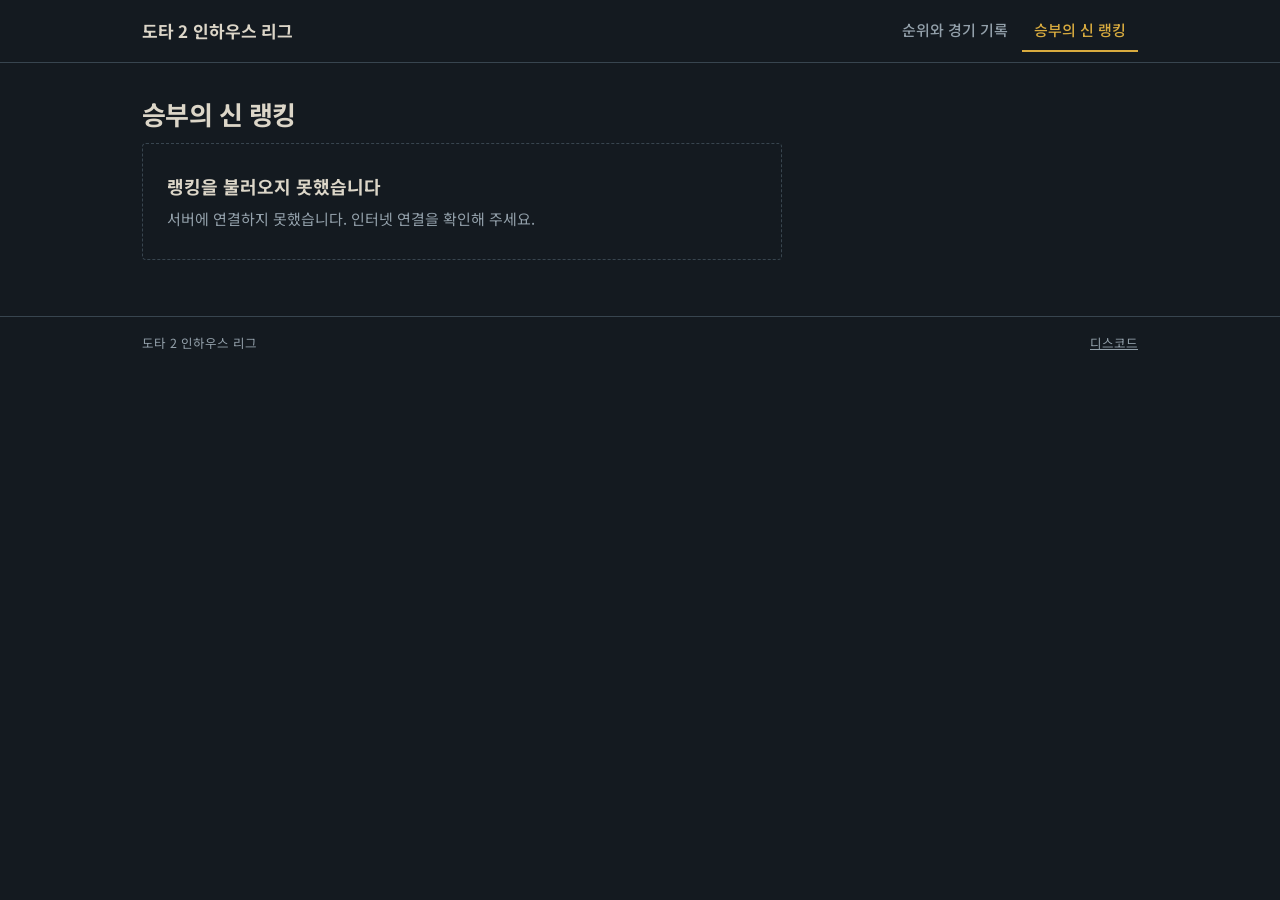
<file: oracle.html>
<!doctype html>
<html lang="ko">
<head>
<meta charset="utf-8">
<meta name="viewport" content="width=device-width, initial-scale=1">
<meta name="robots" content="noindex">
<title>승부의 신 랭킹 | 도타 2 인하우스 리그</title>
<!-- 승부의 신 랭킹 페이지는 rank/oracle.html 로 옮겼다 (2026-10-13, 운영자가 선수 등록 / 순위와 승부의 신 랭킹으로 나눠 달라고 함).
     예전 주소로 들어온 사람을 새 주소로 넘겨 준다. -->
<meta http-equiv="refresh" content="0; url=rank/oracle.html">
<script>location.replace('rank/oracle.html');</script>
<style>
  body{margin:0;min-height:100vh;display:grid;place-items:center;background:#141a20;color:#dcd6c8;font:15px/1.6 "Noto Sans KR","Malgun Gothic",system-ui,sans-serif}
  a{color:#d8ab3f}
</style>
</head>
<body>
<p>승부의 신 랭킹 페이지가 새 주소로 옮겨졌습니다. 넘어가지 않으면 <a href="rank/oracle.html">여기</a>를 눌러 주세요.</p>
</body>
</html>
</file>
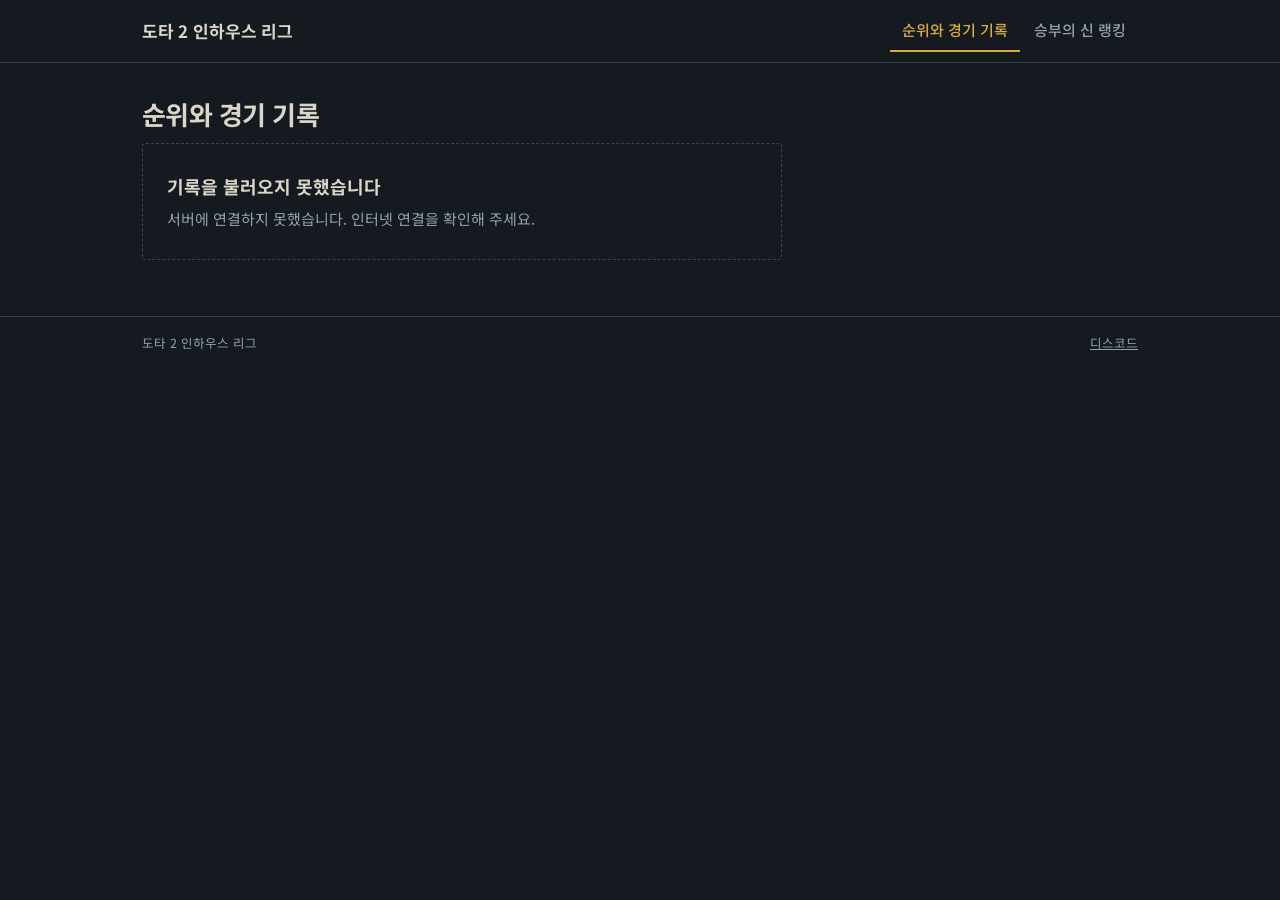
<file: ranking.html>
<!doctype html>
<html lang="ko">
<head>
<meta charset="utf-8">
<meta name="viewport" content="width=device-width, initial-scale=1">
<meta name="robots" content="noindex">
<title>순위와 경기 기록 | 도타 2 인하우스 리그</title>
<!-- 순위와 경기 기록 페이지는 rank/ 로 옮겼다 (2026-10-13, 운영자가 선수 등록 / 순위와 승부의 신 랭킹으로 나눠 달라고 함).
     예전 주소로 들어온 사람을 새 주소로 넘겨 준다. -->
<meta http-equiv="refresh" content="0; url=rank/">
<script>location.replace('rank/');</script>
<style>
  body{margin:0;min-height:100vh;display:grid;place-items:center;background:#141a20;color:#dcd6c8;font:15px/1.6 "Noto Sans KR","Malgun Gothic",system-ui,sans-serif}
  a{color:#d8ab3f}
</style>
</head>
<body>
<p>순위와 경기 기록 페이지가 새 주소로 옮겨졌습니다. 넘어가지 않으면 <a href="rank/">여기</a>를 눌러 주세요.</p>
</body>
</html>
</file>
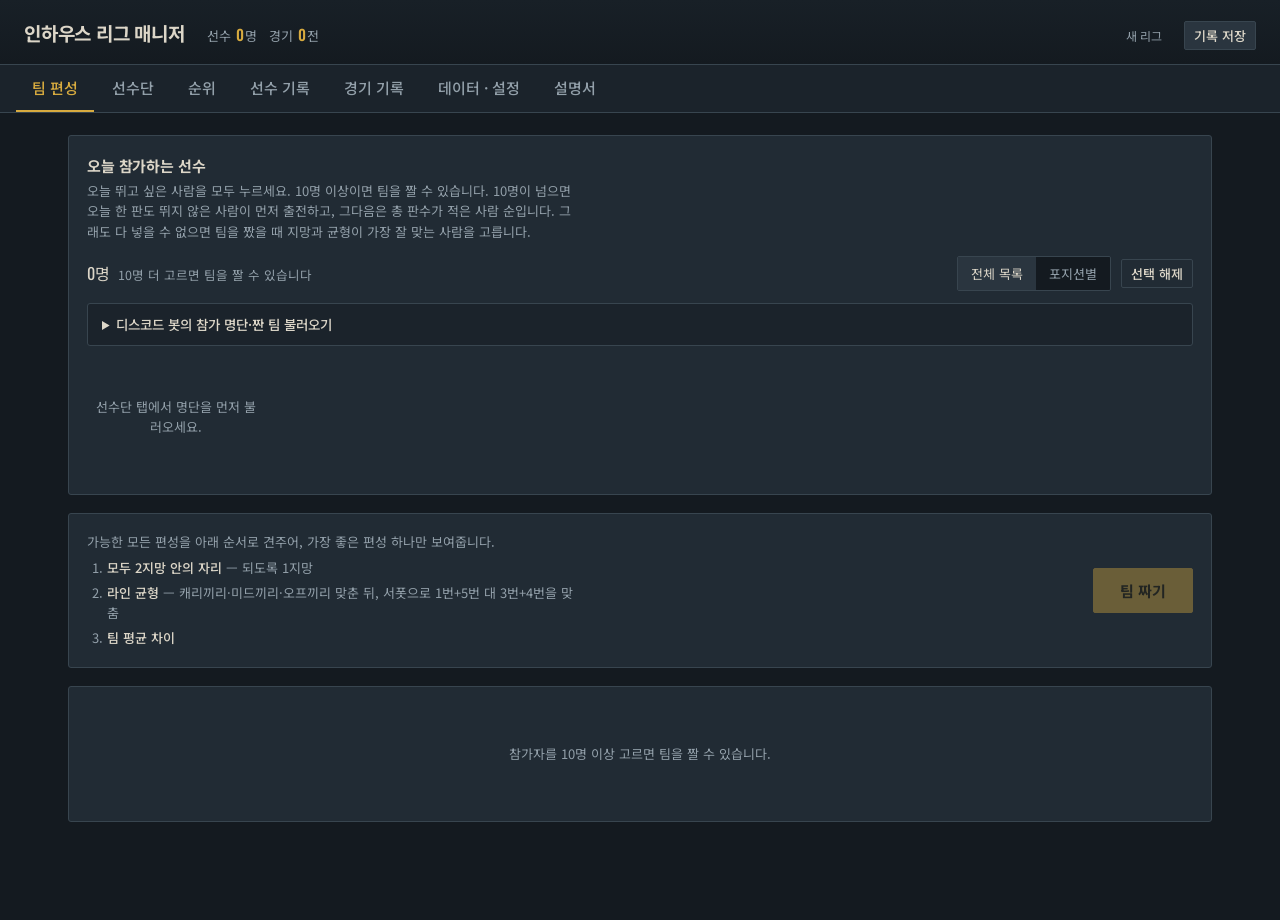
<file: manager/InhouseLeagueManager_v0_18.html>
<!DOCTYPE html>
<html lang="ko">
<head>
<meta charset="utf-8">
<meta name="viewport" content="width=device-width, initial-scale=1">
<meta name="robots" content="noindex, nofollow">
<title>인하우스 리그 매니저</title>
<link rel="preconnect" href="https://fonts.googleapis.com">
<link rel="preconnect" href="https://fonts.gstatic.com" crossorigin>
<link href="https://fonts.googleapis.com/css2?family=Oswald:wght@400;500;600&family=Noto+Sans+KR:wght@400;500;700&display=swap" rel="stylesheet">
<style>
:root{
  --ink:#141a20;
  --ink-2:#1b232b;
  --panel:#212b34;
  --panel-2:#2a353f;
  --line:#38454f;
  --bone:#dcd6c8;
  --bone-dim:#93a0aa;
  --gold:#d8ab3f;
  --gold-dim:#8f7433;
  --rad:#79a63c;
  --rad-deep:#3d5a1f;
  --dire:#bd4438;
  --dire-deep:#6b2119;
  --sans:'Noto Sans KR',-apple-system,'Pretendard','Apple SD Gothic Neo','Malgun Gothic',sans-serif;
  --num:'Oswald','Noto Sans KR',sans-serif;
}
*{box-sizing:border-box}
html,body{margin:0;padding:0}
body{
  background:var(--ink);
  color:var(--bone);
  font-family:var(--sans);
  font-size:15px;
  line-height:1.55;
  -webkit-font-smoothing:antialiased;
}
h1,h2,h3{margin:0;font-weight:700;letter-spacing:-.01em}
button{font-family:inherit;font-size:inherit;color:inherit;cursor:pointer}
input,select,textarea{font-family:inherit;font-size:inherit}
b,strong{font-weight:700}

/* ---------- rail ---------- */
.rail{
  display:flex;flex-wrap:wrap;gap:14px 22px;align-items:baseline;
  padding:18px 24px 14px;
  border-bottom:1px solid var(--line);
  background:linear-gradient(180deg,#182027,#141a20);
}
.rail h1{font-size:19px}
.rail .sub{color:var(--bone-dim);font-size:13px}
.rail .sub b{font-family:var(--num);color:var(--gold);font-size:15px;font-weight:500;padding:0 1px}
.rail .spacer{flex:1}
#statSaved{font-size:12px;color:var(--bone-dim)}
#statSync{font-size:12px;color:var(--bone-dim)}
#statSync.bad{color:#e08a80}
/* 디스코드 참가 명단 · 공개 페이지 연결 (v0.18) */
details.rosterpaste{margin:12px 0 2px;border:1px solid var(--line);border-radius:3px;background:var(--ink-2);padding:10px 14px}
details.rosterpaste > summary{cursor:pointer;color:var(--bone);font-size:13.5px;font-weight:500}
details.rosterpaste[open] > summary{margin-bottom:8px}
details.rosterpaste textarea{min-height:90px;font-family:ui-monospace,Consolas,monospace}
.roster-report{font-size:13px;color:var(--bone-dim);margin-top:10px}
.roster-report b{color:var(--bone)}
.roster-report .miss{color:#e08a80}
.disc-cell{display:flex;gap:6px;align-items:center}
.disc-cell a{font-size:12px;color:var(--bone-dim)}
.checkline{display:inline-flex;gap:8px;align-items:center;font-size:13.5px;color:var(--bone-dim);cursor:pointer}
.checkline input{accent-color:var(--gold)}
#syncInfo.bad{color:#e08a80}

/* ---------- tabs ---------- */
.tabs{display:flex;gap:2px;padding:0 16px;border-bottom:1px solid var(--line);background:var(--ink-2);overflow-x:auto}
.tabs button{
  background:none;border:0;padding:12px 16px;color:var(--bone-dim);
  border-bottom:2px solid transparent;white-space:nowrap;font-weight:500;
}
.tabs button:hover{color:var(--bone)}
.tabs button[aria-selected="true"]{color:var(--gold);border-bottom-color:var(--gold)}
.tabs button:focus-visible{outline:2px solid var(--gold);outline-offset:-2px}

main{max-width:1180px;margin:0 auto;padding:22px 18px 80px}
section[role="tabpanel"][hidden]{display:none}

/* ---------- panels ---------- */
.panel{background:var(--panel);border:1px solid var(--line);border-radius:3px;padding:18px;margin-bottom:18px}
.panel>h2{font-size:15px;margin-bottom:4px}
.panel .hint{color:var(--bone-dim);font-size:13px;margin:0 0 14px;max-width:70ch}
.row{display:flex;flex-wrap:wrap;gap:10px;align-items:center}
.grow{flex:1;min-width:140px}

/* ---------- controls ---------- */
.btn{
  background:var(--panel-2);border:1px solid var(--line);border-radius:2px;
  padding:8px 14px;font-weight:500;transition:background .12s,border-color .12s;
}
.btn:hover{background:#33404b;border-color:#4a5a66}
.btn:focus-visible{outline:2px solid var(--gold);outline-offset:1px}
.btn.gold{background:var(--gold);border-color:var(--gold);color:#241d09;font-weight:700}
.btn.gold:hover{background:#e5b849;border-color:#e5b849}
.btn.ghost{background:none}
.btn.danger{color:#e08a80;border-color:#5a3833}
.btn.danger:hover{background:#3a221e}
.btn.sm{padding:4px 9px;font-size:13px}
.btn[disabled]{opacity:.4;cursor:not-allowed}
.is-loading main,.is-loading .tabs,.is-loading .rail .btn{opacity:.5;pointer-events:none}   /* 저장본을 불러오는 동안 */
input[type=text],input[type=number],input[type=url],input[type=password],select,textarea{
  background:var(--ink);border:1px solid var(--line);border-radius:2px;
  color:var(--bone);padding:8px 10px;
}
input:focus,select:focus,textarea:focus{outline:2px solid var(--gold-dim);outline-offset:-1px;border-color:var(--gold-dim)}
textarea{width:100%;min-height:110px;resize:vertical;font-size:13px;line-height:1.5}
label.field{display:flex;flex-direction:column;gap:5px;font-size:13px;color:var(--bone-dim)}
label.field input,label.field select{color:var(--bone)}
input[type=range]{accent-color:var(--gold)}
.seg{display:inline-flex;border:1px solid var(--line);border-radius:2px;overflow:hidden}
.seg button{background:var(--ink);border:0;padding:7px 13px;color:var(--bone-dim);font-size:13px}
.seg button[aria-pressed="true"]{background:var(--panel-2);color:var(--bone)}

/* ---------- tables ---------- */
table{width:100%;border-collapse:collapse;font-size:14px}
th{
  text-align:left;font-weight:500;font-size:12px;color:var(--bone-dim);
  padding:8px 10px;border-bottom:1px solid var(--line);white-space:nowrap;
}
td{padding:9px 10px;border-bottom:1px solid #2b353e;vertical-align:middle}
tbody tr:hover{background:#26313a}
.num{font-family:var(--num);font-weight:500;font-variant-numeric:tabular-nums}
.mmr{font-family:var(--num);font-size:17px;font-weight:500;color:var(--gold)}
.delta{font-family:var(--num);font-size:13px}
.up{color:var(--rad)}.down{color:var(--dire)}
.rank{font-family:var(--num);font-size:17px;color:var(--bone-dim);width:38px}
.rank.top{color:var(--gold)}
th .sortbtn{background:none;border:0;padding:0;color:inherit;font:inherit;font-size:12px;cursor:pointer;
  display:inline-flex;gap:4px;align-items:center;white-space:nowrap}
th .sortbtn:hover{color:var(--bone)}
th .sortbtn.on{color:var(--gold)}
th .sortbtn i{font-style:normal;font-size:9px;line-height:1}
th .sortbtn:not(.on) i{opacity:.3}
.table-wrap{overflow-x:auto;margin:0 -18px;padding:0 18px}
.empty{color:var(--bone-dim);font-size:13px;padding:26px 4px;text-align:center}

/* ---------- position chips ---------- */
.prefgrid{display:flex;gap:4px}
.prefcol{width:60px;display:flex;flex-direction:column;gap:3px}
.prefcol .lab{font-size:10px;color:#5f6d77;text-align:center;letter-spacing:-.02em}
.prole{padding:6px 2px;font-size:11.5px;line-height:1.2;text-align:center;border:1px solid var(--line);
  background:var(--panel-2);border-radius:2px;color:var(--bone);cursor:grab;user-select:none;width:100%}
.prole:hover{border-color:var(--gold);color:var(--gold)}
.prole:active{cursor:grabbing}
.prole.dragging{opacity:.35}
.prefcol.over .prole{border-color:var(--gold);background:#3a3320;color:var(--bone)}
.prefcol.over .lab{color:var(--gold)}
.poschips{display:flex;gap:3px}
.pc{
  position:relative;min-width:44px;padding:4px 5px 3px;border:1px solid var(--line);
  border-radius:2px;background:var(--ink);color:#5f6d77;font-size:11px;text-align:center;line-height:1.25;
}
.pc .r{display:block;font-family:var(--num);font-size:12px;color:#3f4b54}
.pc.sel{background:var(--panel-2);border-color:var(--gold-dim);color:var(--bone)}
.pc.sel .r{color:var(--gold)}
button.pc{cursor:pointer}
button.pc:hover{border-color:var(--gold)}

/* ---------- participant picker ---------- */
.picker{display:grid;grid-template-columns:repeat(auto-fill,minmax(178px,1fr));gap:7px;margin-top:12px}
.picker-by-pos{display:grid;grid-template-columns:repeat(auto-fit,minmax(190px,1fr));gap:10px;margin-top:12px}
.pos-col{background:var(--ink-2);border:1px solid var(--line);border-radius:3px;padding:10px;display:flex;flex-direction:column;gap:7px}
.pos-col-head{display:flex;justify-content:space-between;align-items:center;padding-bottom:6px;border-bottom:1px solid var(--line);font-size:13px;font-weight:700}
.pos-col-head .tag{color:var(--gold);font-family:var(--num);font-size:14px}
.pos-col-head .count{font-size:12px;color:var(--bone-dim);font-family:var(--num)}
.pos-col-list{display:flex;flex-direction:column;gap:6px}
.pick{
  display:flex;align-items:center;gap:9px;padding:8px 10px;text-align:left;
  background:var(--ink);border:1px solid var(--line);border-radius:2px;
}
.pick:hover{border-color:#55646f}
.pick .nm{flex:1;min-width:0;overflow:hidden;text-overflow:ellipsis;white-space:nowrap;font-size:14px}
.pick .sub-info{display:block;font-size:11.5px;color:var(--bone-dim);font-weight:400;margin-top:2px}
.pick .sub-info b{font-weight:500;color:var(--gold)}
.pick .games-sub{font-size:11px;color:var(--bone-dim);margin-left:4px}
.pick .mm{font-family:var(--num);color:var(--bone-dim);font-size:14px}
.pick[aria-pressed="true"]{background:#2e3b2a;border-color:var(--rad)}
.pick[aria-pressed="true"] .mm{color:var(--bone)}
.count{font-family:var(--num);font-size:16px}
#pickCount small{font-family:var(--sans);font-size:12.5px;color:var(--bone-dim);margin-left:8px}
.count.ready{color:var(--rad)}
.count.over{color:var(--dire)}

/* ---------- draft board ---------- */
.board{border:1px solid var(--line);background:var(--panel);border-radius:3px;margin-bottom:18px}
.board-head{display:grid;grid-template-columns:1fr 150px 1fr;align-items:center;background:var(--ink-2);border-bottom:1px solid var(--line)}
.side-head{padding:12px 16px;display:flex;align-items:baseline;gap:10px}
.side-head.r{border-top:3px solid var(--rad)}
.side-head.d{border-top:3px solid var(--dire);justify-content:flex-end}
.side-head h3{font-size:15px}
.side-head.r h3{color:var(--rad)}
.side-head.d h3{color:var(--dire)}
.side-head .sum{font-family:var(--num);font-size:22px;color:var(--gold);font-weight:500}
.side-head .lab{font-size:11px;color:var(--bone-dim)}
.beam{padding:10px 8px;text-align:center;border-left:1px solid var(--line);border-right:1px solid var(--line);align-self:stretch;display:flex;flex-direction:column;justify-content:center}
.beam .diff{font-family:var(--num);font-size:20px;color:var(--bone)}
.beam .diff small{font-size:11px;color:var(--bone-dim);font-family:var(--sans)}
.beam .lg{font-size:11px;color:var(--bone-dim);margin-top:6px;font-family:var(--num)}
.track{position:relative;height:5px;background:var(--ink);margin:7px 6px 0;border-radius:3px}
.track i{position:absolute;top:0;bottom:0;width:1px;left:50%;background:#4d5a64}
.track b{position:absolute;top:0;bottom:0;border-radius:3px}

.lane{display:grid;grid-template-columns:1fr 150px 1fr;border-bottom:1px solid #2b353e}
.lane:last-child{border-bottom:0}
.lane.lane-end{border-bottom:2px solid var(--line)}   /* 코어(1~3번)와 서폿(4·5번) 사이 */
.lane-key .n small{font-size:12px;color:var(--bone-dim);margin:0 4px}
.lane-key{
  border-left:1px solid var(--line);border-right:1px solid var(--line);
  display:flex;flex-direction:column;align-items:center;justify-content:center;
  padding:6px;background:var(--ink-2);
}
.lane-key .n{font-family:var(--num);font-size:20px;color:var(--gold-dim);line-height:1}
.lane-key .t{font-size:11px;color:var(--bone-dim);margin-top:2px}
.lane-key .gap{font-family:var(--num);font-size:12px;margin-top:4px;color:#5f6d77;white-space:nowrap}
.lane-key .gap.lr{color:var(--rad)}
.lane-key .gap.ld{color:var(--dire)}
.slot{
  display:flex;align-items:center;gap:12px;padding:12px 16px;background:none;border:0;
  width:100%;text-align:left;border-left:3px solid transparent;
}
.slot.d{flex-direction:row-reverse;text-align:right;border-left:0;border-right:3px solid transparent}
.slot:hover{background:#28333c}
.slot.r{border-left-color:var(--rad-deep)}
.slot.d{border-right-color:var(--dire-deep)}
.slot .nm{flex:1;min-width:0;font-size:15px;overflow:hidden;text-overflow:ellipsis;white-space:nowrap}
.slot .fit{font-size:11px;color:var(--bone-dim);display:block;font-weight:400}
.slot .fit.warn{color:#cc8b46}
.slot .mm{font-family:var(--num);font-size:19px;color:var(--gold);font-weight:500}
.slot.picked{background:#3a3320;box-shadow:inset 0 0 0 1px var(--gold)}
.slot{cursor:pointer}
.slot:focus-visible{outline:2px solid var(--gold);outline-offset:-2px}
.odds{display:flex;flex-direction:column;gap:2px;white-space:nowrap;flex:0 0 auto;padding:0 6px;
  font-size:11px;color:var(--bone-dim);line-height:1.3}
.slot.r .odds{align-items:flex-end}
.slot.d .odds{align-items:flex-start}
.odds b{font-family:var(--num);font-size:14px;font-weight:500;font-variant-numeric:tabular-nums;margin-left:4px}
.odds .w b{color:var(--rad)}
.odds .l b{color:var(--dire)}
.mmbox{display:flex;flex-direction:column;align-items:flex-end;line-height:1.25}
.slot.d .mmbox{align-items:flex-start}
.conv{display:flex;align-items:center;gap:4px;font-size:12px;color:var(--bone-dim);font-family:var(--num);white-space:nowrap}
.qm{width:15px;height:15px;padding:0;border:1px solid var(--line);border-radius:50%;background:var(--ink);
  color:var(--bone-dim);font-size:10px;line-height:1;font-family:var(--sans);position:relative;flex:0 0 auto}
.qm:hover,.qm:focus-visible{border-color:var(--gold);color:var(--gold)}
.tip{position:absolute;bottom:calc(100% + 9px);width:236px;background:var(--panel-2);border:1px solid var(--line);
  border-radius:3px;padding:10px 12px;font-family:var(--sans);font-size:12px;line-height:1.6;color:var(--bone);
  text-align:left;white-space:normal;box-shadow:0 10px 26px rgba(0,0,0,.55);opacity:0;pointer-events:none;
  transition:opacity .12s;z-index:30}
.slot.r .tip{right:-8px}
.slot.d .tip{left:-8px}
.tip b{font-family:var(--num);font-weight:500;color:var(--gold)}
.tip .cut{display:block;margin-top:6px;padding-top:6px;border-top:1px solid var(--line);color:var(--bone-dim)}
.qm:hover .tip,.qm:focus-visible .tip{opacity:1}
.board-sides{display:flex;flex-wrap:wrap;gap:6px 14px;align-items:center;padding:11px 16px;border-top:1px solid var(--line);font-size:13px}
.board-sides .lab{font-weight:700;color:var(--bone)}
.board-sides .who{color:var(--bone-dim);font-family:var(--num)}
.board-sides .who b{font-family:var(--sans);margin-right:5px}
.board-sides .btn{margin-left:auto}
.board-sides .why{flex-basis:100%;font-size:12px;color:var(--bone-dim)}
ol.rules{padding-left:20px;margin:0 0 14px}
ol.rules li{margin-bottom:5px}
.make-row{display:flex;align-items:center;justify-content:space-between;gap:20px}
.make-row .rules li:last-child{margin-bottom:0}
#btnMake{flex:0 0 auto;padding:11px 26px}
ol.rules b{color:var(--bone);font-weight:500}
.sides{font-family:var(--num);font-size:13px;white-space:nowrap}
.sides .sd-r{color:var(--rad);margin-right:2px}
.sides .sd-d{color:var(--dire);margin-right:2px}
.board-foot{display:flex;flex-wrap:wrap;gap:10px;align-items:center;padding:13px 16px;background:var(--ink-2);border-top:1px solid var(--line)}
.board-foot .note{color:var(--bone-dim);font-size:12.5px;flex:1;min-width:180px}
.btn.win-r{background:var(--rad-deep);border-color:var(--rad);color:#e5f0d8}
.btn.win-r:hover{background:#4d7027}
.btn.win-d{background:var(--dire-deep);border-color:var(--dire);color:#f4dcd8}
.btn.win-d:hover{background:#85291f}

/* ---------- match log ---------- */
.match{border:1px solid var(--line);border-radius:3px;margin-bottom:9px;background:var(--panel);overflow:hidden}
.match>summary{
  list-style:none;cursor:pointer;padding:11px 14px;display:flex;gap:12px;align-items:center;flex-wrap:wrap;
}
.match>summary .btn{margin-left:auto}
.match>summary::-webkit-details-marker{display:none}
.match>summary:hover{background:var(--panel-2)}
.match .w{font-weight:700;font-size:13px;padding:2px 8px;border-radius:2px}
.match .w.r{background:var(--rad-deep);color:#dceac9}
.match .w.d{background:var(--dire-deep);color:#f2d8d4}
.match .when{color:var(--bone-dim);font-size:12.5px;flex:1}
.match .mini{font-size:13px;color:var(--bone-dim);overflow:hidden;text-overflow:ellipsis;white-space:nowrap;max-width:100%}
.match .body{padding:2px 14px 14px;border-top:1px solid #2b353e}

/* ---------- toast ---------- */
#toast{
  position:fixed;left:50%;bottom:24px;transform:translateX(-50%) translateY(14px);
  background:var(--panel-2);border:1px solid var(--gold-dim);border-radius:3px;
  padding:11px 18px;font-size:14px;box-shadow:0 8px 26px rgba(0,0,0,.5);
  opacity:0;pointer-events:none;transition:opacity .18s,transform .18s;max-width:90vw;z-index:50;
}
#toast.show{opacity:1;transform:translateX(-50%) translateY(0)}

.settings-grid{display:grid;grid-template-columns:repeat(auto-fill,minmax(215px,1fr));gap:14px}
.kv{display:flex;justify-content:space-between;gap:10px;font-size:13px;padding:5px 0;border-bottom:1px solid #2b353e}
.kv b{font-family:var(--num);font-weight:500}
.addrow{display:flex;flex-wrap:wrap;gap:9px;align-items:center;margin:12px 0 6px;padding:12px;
  background:var(--ink);border:1px solid var(--line);border-radius:2px}
.file-btn{position:relative;overflow:hidden;display:inline-block}
.file-btn input{position:absolute;inset:0;opacity:0;cursor:pointer;width:100%}

.doc h3{font-size:14.5px;margin:24px 0 7px;color:var(--bone)}
.doc h3:first-child{margin-top:0}
.doc p,.doc ul{color:var(--bone-dim);font-size:13.5px;line-height:1.8;max-width:76ch;margin:0 0 11px}
.doc ul{padding-left:19px}
.doc li{margin-bottom:5px}
.doc b{color:var(--bone);font-weight:500}
.doc code{background:var(--ink);border:1px solid var(--line);border-radius:2px;padding:1px 6px;font-size:12.5px;color:var(--bone)}
.doc table{margin:0 0 14px;max-width:720px}
.doc td:first-child{color:var(--bone);white-space:nowrap}
.doc .lead{color:var(--bone);font-size:14.5px;max-width:70ch}
.check{display:flex;gap:9px;align-items:center;font-size:13.5px;margin-top:14px;cursor:pointer}
.check input{width:16px;height:16px;accent-color:var(--gold)}
.pl-layout{display:grid;grid-template-columns:228px 1fr;gap:20px;margin-top:14px;align-items:start}
.pl-detail{min-width:0}   /* 넓은 경기 이력 표가 칸을 밀어 화면 밖으로 넘치지 않고, 표 안에서 가로로 스크롤되게 한다 */
.pl-list{display:flex;flex-direction:column;gap:4px;max-height:620px;overflow-y:auto;padding-right:4px}
.pl-item{display:flex;align-items:center;gap:8px;padding:8px 10px;background:var(--ink);border:1px solid var(--line);border-radius:2px;text-align:left}
.pl-item:hover{border-color:#55646f}
.pl-item[aria-pressed="true"]{background:var(--panel-2);border-color:var(--gold);}
.pl-item .nm{flex:1;min-width:0;overflow:hidden;text-overflow:ellipsis;white-space:nowrap;font-size:14px}
.pl-item .g{font-family:var(--num);font-size:13px;color:var(--bone-dim)}
.pl-item.idle .nm{color:var(--bone-dim)}
.stats{display:grid;grid-template-columns:repeat(auto-fit,minmax(108px,1fr));gap:1px;background:var(--line);border:1px solid var(--line);border-radius:2px;overflow:hidden;margin-bottom:18px}
.stat{background:var(--panel);padding:11px 13px}
.stat .v{font-family:var(--num);font-size:24px;font-weight:500;line-height:1.2}
.stat .l{font-size:11.5px;color:var(--bone-dim)}
.stat .v.gold{color:var(--gold)}
.chart{background:var(--ink);border:1px solid var(--line);border-radius:2px;padding:6px;margin-bottom:18px}
.chart svg{display:block;width:100%;height:auto}
.sub-h{font-size:13px;color:var(--bone-dim);margin:0 0 6px}
.pl-cols{display:grid;grid-template-columns:repeat(auto-fit,minmax(280px,1fr));gap:20px}
.name-link{background:none;border:0;padding:0;color:var(--bone);text-decoration:underline;text-decoration-color:#4a5a66;text-underline-offset:3px}
.name-link:hover{color:var(--gold);text-decoration-color:var(--gold)}
@media (max-width:820px){
  .pl-layout{grid-template-columns:1fr}
  .pl-list{flex-direction:row;overflow-x:auto;max-height:none;padding-bottom:6px}
  .pl-item{flex:0 0 auto}
  .board-head,.lane{grid-template-columns:1fr}
  .make-row{flex-direction:column;align-items:stretch;gap:12px}
  #btnMake{align-self:flex-end}
  .side-head.d{justify-content:flex-start}
  .beam{border:0;border-top:1px solid var(--line);border-bottom:1px solid var(--line)}
  .lane-key{border:0;border-top:1px solid #2b353e;flex-direction:row;flex-wrap:wrap;gap:4px 8px;padding:5px}
  .slot.d{flex-direction:row;text-align:left;border-right:0;border-left:3px solid var(--dire-deep)}
  .slot.d .tip{left:auto;right:-8px}   /* 계산 MMR이 오른쪽 끝에 오므로 설명창도 오른쪽에 붙인다 */
  .table-wrap{margin:0 -12px;padding:0 12px}
  main{padding:16px 12px 70px}
  .panel{padding:14px}
}
@media (prefers-reduced-motion:reduce){*{transition:none!important;animation:none!important}}
</style>
</head>
<body>

<header class="rail">
  <h1>인하우스 리그 매니저</h1>
  <div class="sub">선수 <b id="statPlayers">0</b>명 &nbsp; 경기 <b id="statMatches">0</b>전</div>
  <div class="spacer"></div>
  <div id="statSaved">불러오는 중</div>
  <div id="statSync" hidden></div>
  <button class="btn sm" id="btnExportJson" title="선수 · 경기 · 설정을 통째로 파일로 받습니다">기록 저장</button>
</header>

<nav class="tabs" role="tablist">
  <button role="tab" aria-selected="true" data-tab="draft">팀 편성</button>
  <button role="tab" aria-selected="false" data-tab="roster">선수단</button>
  <button role="tab" aria-selected="false" data-tab="rank">순위</button>
  <button role="tab" aria-selected="false" data-tab="player">선수 기록</button>
  <button role="tab" aria-selected="false" data-tab="log">경기 기록</button>
  <button role="tab" aria-selected="false" data-tab="data">데이터 · 설정</button>
  <button role="tab" aria-selected="false" data-tab="guide">설명서</button>
</nav>

<main>

<!-- ============ DRAFT ============ -->
<section id="tab-draft" role="tabpanel">
  <div class="panel">
    <h2>오늘 참가하는 선수</h2>
    <p class="hint">오늘 뛰고 싶은 사람을 모두 누르세요. 10명 이상이면 팀을 짤 수 있습니다. 10명이 넘으면 오늘 한 판도 뛰지 않은 사람이 먼저 출전하고, 그다음은 총 판수가 적은 사람 순입니다. 그래도 다 넣을 수 없으면 팀을 짰을 때 지망과 균형이 가장 잘 맞는 사람을 고릅니다.</p>
    <div class="row">
      <span class="count" id="pickCount">0명</span>
      <div class="spacer grow"></div>
      <div class="seg" role="group" aria-label="선수 목록 보기 방식">
        <button id="viewModeAll" class="sm" aria-pressed="true">전체 목록</button>
        <button id="viewModePos" class="sm" aria-pressed="false">포지션별</button>
      </div>
      <div id="posSortControls" class="row" style="gap:5px;align-items:center;display:none">
        <span style="font-size:12px;color:var(--bone-dim)">2차 정렬:</span>
        <select id="selPosSort" style="font-size:12px;padding:4px 8px">
          <option value="mmr_desc">MMR 높은 순</option>
          <option value="mmr_asc">MMR 낮은 순</option>
          <option value="pref2_asc">2지망 번호순(1→4)</option>
          <option value="pref2_desc">2지망 번호순(4→1)</option>
        </select>
      </div>
      <button class="btn sm ghost" id="btnClearPick">선택 해제</button>
    </div>
    <details class="rosterpaste" id="rosterPaste">
      <summary>디스코드 봇의 참가 명단·짠 팀 불러오기</summary>
      <p class="hint" style="margin:0 0 10px">디스코드 봇이 관리자 채널에 올린 <b>매니저 붙여넣기용</b> 명단을 그대로 붙여넣으세요. 줄마다 디스코드 사용자 ID, 사용자명, 선수 이름 순서로 맞는 선수를 찾아 참가자로 고릅니다. 지금 고른 참가자는 이 명단으로 바뀝니다. 봇이 팀까지 짰다면 <b>봇이 짠 팀 불러오기</b>를 누르세요. 디스코드에 공지된 편성이 그대로 보드에 올라오고, 경기가 끝난 뒤 이긴 팀만 누르면 됩니다.</p>
      <textarea id="rosterText" spellcheck="false" placeholder="123456789012345678 dota_kim 불멸의소환사&#10;234567890123456789 ward_fairy 와드요정"></textarea>
      <div class="row" style="margin-top:10px">
        <button class="btn gold sm" id="btnRosterApply">명단대로 고르기</button>
        <button class="btn sm" id="btnRosterPull" hidden>봇이 올린 명단 불러오기</button>
        <button class="btn sm" id="btnLineupPull" hidden>봇이 짠 팀 불러오기</button>
      </div>
      <div class="roster-report" id="rosterReport" aria-live="polite"></div>
    </details>
    <div id="pickerContainer">
      <div class="picker" id="picker"></div>
    </div>
  </div>

  <div class="panel">
    <div class="make-row">
      <div>
        <p class="hint" style="margin:0 0 6px">가능한 모든 편성을 아래 순서로 견주어, 가장 좋은 편성 하나만 보여줍니다.</p>
        <ol class="hint rules" style="margin:0">
          <li><b>모두 2지망 안의 자리</b> — 되도록 1지망</li>
          <li><b>라인 균형</b> — 캐리끼리·미드끼리·오프끼리 맞춘 뒤, 서폿으로 1번+5번 대 3번+4번을 맞춤</li>
          <li><b>팀 평균 차이</b></li>
        </ol>
      </div>
      <button class="btn gold" id="btnMake">팀 짜기</button>
    </div>
  </div>

  <div id="boardArea"></div>
</section>

<!-- ============ ROSTER ============ -->
<section id="tab-roster" role="tabpanel" hidden>
  <div class="panel">
    <h2>선수 명단 불러오기</h2>
    <p class="hint">구글 시트나 엑셀에서 표를 복사해 아래에 붙여넣거나, CSV 파일을 고르세요. 첫 줄은 머리글로 봅니다.<br>
      인식하는 열 이름: 이름 / MMR / 1지망 … 4지망. 지망 칸에는 <code>1</code> 캐리, <code>2</code> 미드, <code>3</code> 오프, <code>4</code> 서폿을 적거나 <code>캐리</code>·<code>서폿</code>처럼 이름을 적습니다. 예전 표의 <code>5</code>와 5지망 열도 서폿으로 읽습니다. <b>선호포지션</b> 한 칸에 <code>1,3,4</code>처럼 순서대로 적어도 됩니다. <code>디스코드</code>·<code>스팀</code> 열이 있으면 함께 읽습니다.<br>
      리그 사이트 리그 관리자 페이지에서 받은 <b>선수명단 JSON</b>도 <b>CSV 파일 고르기</b>로 그대로 불러옵니다. 디스코드나 스팀이 같은 선수는 닉네임이 바뀌었어도 같은 선수로 이어집니다.<br>
      리그 서버에 이어 두었다면 리그 관리자 페이지에서 <b>승인한 선수는 저절로 이 선수단에 들어옵니다.</b> 따로 불러오지 않아도 됩니다.</p>
    <textarea id="pasteBox" placeholder="이름	MMR	1지망	2지망	3지망	4지망
불멸의소환사	5200	1	2	3	4
미드장인	4700	2	3	1	4
와드요정	4300	4	3	2	1"></textarea>
    <div class="row" style="margin-top:10px">
      <button class="btn gold" id="btnParsePaste">붙여넣은 표 불러오기</button>
      <span class="file-btn btn">CSV 파일 고르기<input type="file" id="fileCsv" accept=".csv,.tsv,.txt,.json"></span>
      <div class="seg" role="group" aria-label="불러오기 방식">
        <button id="modeMerge" aria-pressed="true" title="디스코드나 스팀이 같으면, 없으면 이름이 같으면 같은 선수로 봅니다">같은 선수면 갱신</button>
        <button id="modeReplace" aria-pressed="false">명단 전체 교체</button>
      </div>
      <div class="spacer grow"></div>
      <button class="btn ghost sm" id="btnSample">예시 명단 넣기</button>
    </div>
    <details style="margin-top:12px">
      <summary style="cursor:pointer;color:var(--bone-dim);font-size:13px">웹 주소에서 바로 읽기</summary>
      <div class="row" style="margin-top:10px">
        <input type="url" id="urlBox" class="grow" placeholder="https://docs.google.com/.../pub?output=csv">
        <button class="btn" id="btnFetchUrl">읽어오기</button>
      </div>
      <p class="hint" style="margin-top:8px">구글 시트는 파일 → 공유 → 웹에 게시 → CSV로 게시한 주소를 넣으세요. 시트가 비공개면 읽지 못합니다.</p>
    </details>
  </div>

  <div class="panel">
    <div class="row">
      <h2 class="grow">선수단</h2>
      <input type="text" id="search" placeholder="이름 검색" style="width:150px">
    </div>
    <p class="hint" style="margin-top:8px">모든 선수는 캐리·미드·오프·서폿에 1지망부터 4지망까지 순서를 매깁니다. 서폿은 4번과 5번을 함께 뜻해서, 편성할 때 둘 중 어느 자리에 서도 같은 지망으로 봅니다. 1지망 칸부터 4지망 칸은 고정이고, 그 안의 역할을 끌어다 원하는 칸에 놓으면 순서가 바뀝니다. 그냥 누르면 한 칸 올라갑니다.</p>
    <div class="addrow">
      <input type="text" id="newName" placeholder="이름" style="width:150px">
      <input type="number" id="newMmr" placeholder="MMR" min="0" max="15000" step="100" style="width:100px" class="num">
      <input type="text" id="newDiscord" placeholder="디스코드 (선택)" style="width:140px" spellcheck="false" autocapitalize="none">
      <div id="newPrefs"></div>
      <button class="btn gold" id="btnAddPlayer">추가</button>
    </div>
    <div class="table-wrap"><table id="rosterTable"></table></div>
  </div>
</section>

<!-- ============ RANK ============ -->
<section id="tab-rank" role="tabpanel" hidden>
  <div class="panel">
    <h2>인하우스 순위</h2>
    <p class="hint">인하우스 MMR은 불러온 MMR에서 출발해 경기 결과로만 오르내립니다. 원래 MMR은 그대로 보관됩니다.</p>
    <div class="table-wrap"><table id="rankTable"></table></div>
  </div>
</section>

<!-- ============ PLAYER ============ -->
<section id="tab-player" role="tabpanel" hidden>
  <div class="panel">
    <div class="row">
      <h2 class="grow">선수 기록</h2>
      <input type="text" id="pSearch" placeholder="이름 검색" style="width:150px">
    </div>
    <div class="pl-layout">
      <div class="pl-list" id="playerList"></div>
      <div class="pl-detail" id="playerDetail"></div>
    </div>
  </div>
</section>

<!-- ============ LOG ============ -->
<section id="tab-log" role="tabpanel" hidden>
  <div class="panel">
    <div class="row">
      <h2 class="grow">경기 기록</h2>
      <button class="btn sm danger" id="btnUndo">마지막 경기 취소</button>
    </div>
    <div id="logList"></div>
  </div>
</section>

<!-- ============ GUIDE ============ -->
<section id="tab-guide" role="tabpanel" hidden>
  <div class="panel doc">
    <p class="lead">참가자 중 열 명을 뽑아 5 대 5로 나누고, 결과를 쌓아 순위를 매기는 도구입니다. 명단을 한 번 넣어두면 그다음부터는 참가자를 고르고 팀을 짜고 승패를 누르는 세 동작만 반복하면 됩니다.</p>

    <h3>처음 한 번만 하면 되는 일</h3>
    <p>선수단 탭에서 명단을 넣습니다. 구글 시트나 엑셀에서 표를 그대로 복사해 붙여넣거나, CSV 파일을 고르거나, 웹에 게시한 시트 주소를 넣으면 됩니다. 어떤 형식인지 보고 싶으면 <b>예시 명단 넣기</b>를 눌러 열두 명짜리 샘플로 먼저 둘러보세요. 이미 명단이 있으면 지금 기록을 지우고 바꾸므로 확인창이 먼저 뜹니다.</p>
    <p>표의 첫 줄은 머리글로 읽습니다. <code>이름</code>, <code>MMR</code>, <code>1지망</code>~<code>4지망</code> 열을 찾고, <code>선호포지션</code> 한 칸에 <code>1,3,4</code>처럼 적어도 순서대로 읽습니다. 지망은 캐리(1)·미드(2)·오프(3)·서폿(4) 네 갈래이고, <code>캐리</code>·<code>서폿</code>처럼 이름으로 적어도 됩니다. 서폿은 4번과 5번을 함께 뜻해서, 예전 표의 <code>5</code>나 5지망 열도 서폿으로 읽습니다. 지망을 다 적지 않으면 남은 번호를 순서대로 뒤에 채웁니다. 모든 선수는 1지망부터 4지망까지 모두 갖습니다.</p>
    <p>표의 머리글을 누르면 그 기준으로 정렬됩니다. 이름, 불러온 MMR, 인하우스 MMR, 변동, 전적 다섯 가지를 쓸 수 있고, 같은 머리글을 다시 누르면 오름차순과 내림차순이 바뀝니다. 전적은 총 경기 수가 많은 순으로, 경기 수가 같으면 승리가 많은 순으로 정렬합니다.</p>
    <p>선수단 표 위의 입력 줄에서 한 명씩 직접 추가할 수도 있습니다. 이름과 MMR을 넣고 역할 칩을 끌어 지망 순서를 맞춘 뒤 추가를 누르면 됩니다. 이미 있는 이름은 받지 않습니다.</p>
    <p>지망 순서는 표에서도 같은 방식으로 고칩니다. 1지망부터 4지망까지 칸은 고정이고, 그 안의 역할을 끌어다 원하는 칸에 놓으면 나머지가 한 칸씩 밀립니다. 끌기가 어려우면 그냥 누르세요. 한 칸씩 올라갑니다.</p>
    <p>명단을 다시 불러올 때 <b>이름이 같으면 갱신</b>을 고르면 기존 선수의 MMR이 바뀌고 전적은 남습니다. 지망은 불러온 표에 지망 열이 있을 때만 바뀝니다. 불러온 표 안에 같은 이름이 여러 줄 있으면 아래쪽 줄을 씁니다. <b>명단 전체 교체</b>는 말 그대로 처음부터 새로 만듭니다. 새 명단과 이어지지 않는 지난 경기 기록도 함께 지우므로, 바꾸기 전에 확인창이 뜹니다. 이미 경기를 치른 선수는 불러온 MMR을 고쳐도 인하우스 MMR이 되돌아가지 않습니다.</p>

    <h3>리그 사이트·디스코드 봇과 함께 쓰기</h3>
    <p>리그 사이트에서 등록받은 선수는 리그 관리자 페이지에서 <b>승인</b>하면 서버가 선수단에 바로 넣습니다. 이 매니저를 리그 서버에 이어 두면 그 선수가 여기에도 나타나고, 봇은 매니저를 열지 않아도 그 선수로 팀을 짭니다. 승인을 풀면(대기·제외) 아직 경기를 치르지 않은 선수는 선수단에서 빠집니다. 승인된 선수를 여기서 지우면 다음에 다시 들어오니, 선수단에서 빼려는 선수는 리그 관리자 페이지에서 먼저 제외하세요.</p>
    <p>서버에 잇지 않고 쓸 때는 리그 관리자 페이지의 <b>매니저용 명단 받기</b>로 파일을 받아 선수단 탭의 <b>CSV 파일 고르기</b>로 불러옵니다. 디스코드와 스팀 정보가 함께 들어와, 다음에 다시 불러올 때 닉네임이 바뀌었어도 같은 선수로 이어집니다.</p>
    <p>디스코드 봇이 모집을 마감하면 관리자 채널에 <b>매니저 붙여넣기용</b> 명단이 올라옵니다. 팀 편성 탭의 <b>디스코드 봇의 참가 명단·짠 팀 불러오기</b>에 붙여넣으면 그 사람들이 참가자로 골라집니다. 데이터·설정 탭에서 공개 페이지를 연결해 두면 붙여넣지 않고 <b>봇이 올린 명단 불러오기</b>로 바로 받아올 수도 있습니다. 봇이 팀까지 짜서 공지했다면 <b>봇이 짠 팀 불러오기</b>를 누르세요. 공지된 편성이 그대로 보드에 올라와서, 경기가 끝난 뒤 이긴 팀만 누르면 됩니다.</p>
    <p>데이터·설정 탭에서 리그 서버를 연결하고 <b>서버와 자동으로 맞추기</b>를 켜 두면, 여기서 고친 기록이 몇 초 뒤 서버에 올라가 순위 페이지와 구글 시트에 반영됩니다. 디스코드에서 봇에게 <b>/승리</b>로 경기 결과를 기록하면 그 결과도 서버를 거쳐 이 매니저로 들어옵니다. 위쪽 <b>기록 저장</b>은 그대로 써서 파일 백업을 따로 받아 두세요.</p>

    <h3>경기 한 판의 흐름</h3>
    <ul>
      <li>팀 편성 탭에서 오늘 뛰고 싶은 사람을 모두 누릅니다. 10명 이상이면 팀을 짤 수 있습니다.</li>
      <li><b>팀 짜기</b>를 누르면 출전할 10명을 뽑아 드래프트 보드를 보여줍니다. 참가자가 10명을 넘으면 <b>오늘 한 판도 뛰지 않은 사람</b>을 먼저 뽑고, 그다음은 <b>총 판수가 적은 사람</b> 순입니다. 그래도 다 넣을 수 없으면 <b>팀을 짰을 때 지망과 균형이 가장 잘 맞는 사람</b>을 넣습니다. 하루는 오전 6시에 바뀝니다.</li>
      <li>두 팀을 다 짠 뒤 마지막으로 <b>진영</b>을 정합니다. 선수마다 지금까지 래디언트와 다이어에서 뛴 판수를 보고, 다이어를 더 많이 해 온 팀에 래디언트를 줍니다. 진영만 정할 뿐 팀 구성과 자리, 라인 맞대결은 바뀌지 않습니다.</li>
      <li>팀 짜기는 가장 좋은 편성 하나만 보여줍니다. 그래도 바꾸고 싶으면 선수 두 명을 차례로 눌러 자리를 맞바꿉니다. 팀을 건너뛰는 교체도 됩니다.</li>
      <li>경기가 끝나면 <b>래디언트 승</b> 또는 <b>다이어 승</b>을 누릅니다. 열 명의 MMR과 전적이 곧바로 바뀝니다.</li>
      <li>잘못 눌렀다면 경기 기록 탭의 <b>마지막 경기 취소</b>가 MMR을 이전 값으로 되돌립니다.</li>
    </ul>

    <h3>보드 읽는 법</h3>
    <p>양쪽 큰 숫자는 자리 반영을 거친 팀 평균 MMR이고, 작은 글씨가 그냥 평균 낸 값입니다. 가운데 숫자는 두 팀의 차이이고, 그 아래 작은 글씨는 2순위의 두 값(같은 자리끼리 차이 합, 라인 합 차이)입니다.</p>
    <p>보드는 위에서부터 <b>1번 캐리 · 2번 미드 · 3번 오프 · 4번 서폿 · 5번 서폿</b> 순서로, 한 줄에 두 팀의 같은 자리 선수를 놓습니다. 가운데 칸의 화살표는 그 자리끼리 어느 쪽 MMR이 얼마나 높은지 보여줍니다. ◀는 래디언트, ▶는 다이어 쪽이 높다는 뜻입니다. 실제 라인에서는 래디언트 1·5번이 다이어 3·4번과(봇), 래디언트 3·4번이 다이어 1·5번과(탑) 맞붙습니다. 편성할 때는 이 두 사람의 MMR 합(라인 합)으로 서폿 배치를 맞추고, 두 라인의 차이를 더한 값은 보드 위쪽 가운데의 작은 글씨에 나옵니다.</p>
    <p>라인 아래 <b>진영</b> 줄에는 두 팀이 지금까지 래디언트와 다이어에서 뛴 판수의 합이 나옵니다. 진영을 정하는 규칙은 &lsquo;팀마다 (래디언트 판수 − 다이어 판수)를 더해 더 작은 팀이 래디언트&rsquo;입니다. 이렇게 하면 경기 뒤 모든 선수의 쏠림을 제곱해 더한 값이 가장 작아져서, 한쪽으로 크게 쏠린 사람부터 풀립니다. 합이 같으면 경기 뒤 가장 쏠린 사람이 덜 쏠리는 쪽을 고릅니다. 자리를 직접 바꾸다가 진영을 바꾸는 편이 나아지면 붉은 글씨로 알려주고, <b>진영 바꾸기</b>로 두 팀의 진영만 맞바꿀 수 있습니다. 선수별 판수는 계산 MMR 옆 물음표에도 나옵니다.</p>
    <p>선수마다 이름 아래에 맡은 자리와 지망 순위가, 가운데에 <b class="up">이기면 얻을 점수</b>와 <b class="down">지면 잃을 점수</b>가, 오른쪽에 현재 MMR과 계산 MMR이 붙습니다. 계산 MMR 옆 물음표에 마우스를 올리면 그 자리의 배율과 지망에 따른 감소, 곱셈 과정, 3지망 이하로 밀린 까닭, 진영 판수가 나옵니다.</p>

    <h3>팀을 어떻게 나누는가</h3>
    <p>열 명을 두 팀으로 가르는 126가지 경우마다 양 팀의 자리 배치를 모두 맞대어, 아래 순서대로 가장 좋은 편성 <b>하나</b>를 고릅니다. 앞 순위에서 더 나은 편성이 있으면 뒤 순위는 보지 않습니다.</p>
    <p><b>1순위 — 모두 2지망 안의 자리, 되도록 1지망.</b> 3지망 이하를 맡는 사람이 가장 적은 편성만 남깁니다. 그 수가 같으면 맨 끝 지망(4지망)을 맡는 사람이 적은 쪽을, 그것도 같으면 <b>1지망을 맡는 사람이 많은 쪽</b>을 남깁니다. 곧 1지망을 줄 수 있는 사람에게는 되도록 1지망을 줍니다. 서폿을 지망한 사람은 4번과 5번 어느 쪽을 맡아도 같은 지망입니다. 누군가 밀려야만 한다면, 누구를 밀지는 다음 순위인 라인 균형이 정합니다.</p>
    <p><b>2순위 — 라인 균형.</b> 두 단계로 봅니다. 먼저 <b>같은 자리끼리</b>, 곧 캐리끼리·미드끼리·오프끼리의 MMR 차이를 더한 값이 가장 작은 편성을 찾습니다. 그다음 서폿을 배치해 두 옆 라인의 <b>라인 합</b>이 가장 고른 편성을 고릅니다. 라인 합은 래디언트 1번+5번 대 다이어 3번+4번, 래디언트 3번+4번 대 다이어 1번+5번처럼 한 라인에서 맞붙는 두 사람의 MMR 합이고, 두 라인의 차이를 더해 견줍니다. 코어가 상대 라인의 코어보다 약하면 그 라인에 더 센 서폿을 붙이는 식입니다. 두 값 모두 자리 배율 없이 MMR 그대로 잽니다.</p>
    <p><b>3순위 — 팀 평균 차이.</b> 두 팀의 평균 MMR(자리 배율 반영) 차이가 가장 작은 편성을 고릅니다.</p>
    <p>2순위의 두 값은 MMR 점수라서 두 편성이 딱 같은 경우가 드뭅니다. 그래서 <b>허용 범위</b>(설정 탭, 기본 500점)를 두고, 단계마다 가장 좋은 편성보다 이 값 안으로 큰 편성까지 같은 수준으로 봅니다. 기본값이면 같은 자리끼리 차이 합이 가장 작은 편성보다 500점 안인 편성을 남기고, 그 가운데 라인 합 차이가 가장 작은 편성보다 500점 안인 편성을 남긴 뒤, 팀 평균 차이가 가장 작은 편성을 고릅니다. 0으로 두면 같은 자리끼리와 라인 합만으로 거의 정해집니다. 허용 범위 때문에 결과가 달라지면 보드 아래에 허용 범위 없이 골랐을 때의 값이 함께 나옵니다.</p>
    <p>세 라인(탑의 두 사람 합, 미드끼리, 봇의 두 사람 합)이 모두 팽팽하면 그대로 계산한 팀 평균도 같아집니다. 두 팀 MMR 합의 차이는 세 라인의 차이를 부호째 더한 값이기 때문입니다.</p>

    <h3>자리마다 MMR을 다르게 본다</h3>
    <p>코어 자리의 점수 차이는 서폿 자리의 같은 차이보다 경기에 더 크게 작용합니다. 그래서 팀 평균 MMR을 낼 때 자리마다 배율을 다르게 줍니다. 배율은 <b>캐리</b>, <b>미드</b>, <b>오프레인</b>, <b>서폿</b> 네 갈래로 정하고, 두 서폿은 한 값을 씁니다. 기본값은 캐리·오프레인 1.2, 미드 1.25, 서폿 0.675입니다.</p>
    <p>선수의 MMR에 그 자리의 배율을 곱하고 다섯 자리 배율의 평균으로 나눈 값이 <b>계산 MMR</b>이고, 팀 평균은 이 다섯 값의 평균입니다. 이 팀 평균이 3순위(팀 평균 차이)와 기대 승률, 경기 정산에 쓰입니다. 2순위의 같은 자리끼리와 라인 합은 배율 없이 MMR 그대로 봅니다. 캐리를 높게 두면 캐리가 센 팀을 더 강하다고 보고, 3순위와 정산에 그만큼 반영합니다.</p>
    <h3>1지망이 아닌 자리는 계산 MMR을 낮춘다</h3>
    <p>1지망이 아닌 자리를 맡은 선수는 그 자리에서 제 실력을 다 내기 어렵다고 보고, 계산 MMR을 본인 MMR의 몇 %만큼 낮춘 뒤 자리 배율을 곱합니다. 기본값은 2지망 0%, 3지망 6%, 4지망 11%라서, MMR 4000인 선수가 3지망을 맡으면 3760으로 봅니다. 낮춘 계산 MMR은 팀 평균(3순위)과 기대 승률, 경기 정산에 쓰입니다. 밀린 선수가 있는 팀은 그만큼 약하다고 보고 편성하고, 그 팀이 이기면 더 받고 지면 덜 잃습니다. 1순위와 2순위는 이 값과 상관없이 그대로입니다. 경기마다 선수가 몇 지망이었는지 적어 두므로, 나중에 지망을 바꿔도 지난 경기의 정산은 바뀌지 않습니다.</p>
    <p>설정 탭에서 값을 바꾸면 자리마다 MMR 1000점이 계산 MMR로 몇 점인지와, 한 자리만 MMR이 500점 높을 때 팀 평균이 얼마나 오르는지를 보여줍니다. 네 칸을 모두 같은 값으로 두면 그냥 평균이 됩니다. 경기 결과를 정산할 때도 같은 배율을 씁니다. 팀을 나눈 기준과 점수를 매기는 기준이 어긋나면 공평하게 짠 경기인데도 한쪽만 크게 벌기 때문입니다.</p>

    <h3>승패가 MMR에 반영되는 방식</h3>
    <p>먼저 두 팀이 주고받을 총점을 정합니다. 실력이 비슷하면 <b>MMR 변동폭</b>의 절반, 기본값 200이면 한 판에 팀 평균 100점씩 오갑니다. 약팀이 이기면 더 크게, 강팀이 이기면 적게 받고, 팀 평균으로는 변동폭을 넘지 않습니다. 랭크 게임보다 훨씬 큰 폭이라 판수가 적어도 실력대로 빠르게 자리를 찾습니다.</p>
    <p>강팀과 약팀이 받는 몫은 <b>주고받는 점수가 2배가 되는 팀 평균 차이</b>(기본 360)가 정합니다. 두 팀 평균이 360점 차이 나면 약팀이 이길 때 받는 점수가 강팀이 이길 때의 2배, 720점이면 4배입니다. 기본값이면 팀 평균 100점 차이에서 강팀 승 +90 · 약팀 승 +110, 500점 차이에서 +55 · +145이고, 이때 강팀의 기대 승률은 72%입니다. 표준 Elo(체스)는 약 120점에서 벌써 2배가 되는데, 도타 MMR은 범위가 체스 레이팅의 약 세 배라 세 배 완만한 눈금을 씁니다. 기대 승률대로 이기고 지면 두 팀 모두 평균 변동은 0입니다. 규칙을 바꾸기 전에 기록한 경기는 그때 쓰던 표준 Elo 그대로 남습니다.</p>
    <p>그다음 그 총점을 팀 안에서 나눕니다. <b>팀 안에서 벌어지는 배수</b>가 2면, 그 팀에서 MMR이 가장 낮은 사람이 가장 높은 사람의 딱 두 배를 받습니다. 질 때는 반대로 가장 낮은 사람이 가장 적게 잃습니다. 몫을 어떻게 나누든 팀 총점은 그대로라서 리그 전체 MMR 총합도 거의 그대로 유지됩니다. 반올림과, MMR이 0 아래로 내려가지 않게 막는 경우 때문에 한 판에 몇 점 달라질 수는 있습니다. 1로 두면 다섯 명이 똑같이 주고받고, 팀원 전원의 MMR이 같아도 똑같이 주고받습니다.</p>

    <h3>기록 보기</h3>
    <ul>
      <li><b>순위</b> — 인하우스 MMR 순서입니다. 출발점 대비 변동, 전적, 승률, 연승, 래디언트·다이어 판수, 주로 맡은 자리를 봅니다. 머리글을 눌러 이름, MMR, 변화, 전적, 승률, 흐름, 진영, 주 포지션 기준으로 다시 정렬할 수 있습니다. 진영으로 정렬하면 래디언트를 더 많이 한 사람부터 늘어놓습니다. 맨 왼쪽 등수는 그때 고른 기준으로 다시 매겨지므로, 승률로 정렬하면 승률 등수, 변화로 정렬하면 상승폭 등수가 됩니다. 값이 같은 선수는 같은 등수를 받습니다. 이름을 누르면 그 선수의 기록으로 넘어갑니다.</li>
      <li><b>선수 기록</b> — MMR 변화 그래프, 래디언트·다이어 판수, 자리별 성적, 같은 팀으로 두 판 이상 뛴 사람과의 승률, 경기 이력을 봅니다.</li>
      <li><b>경기 기록</b> — 한 판씩 펼쳐서 열 명의 변동을 확인하고, 맨 마지막 경기는 되돌릴 수 있습니다.</li>
    </ul>

    <h3>기록 지키기</h3>
    <p>결과를 기록하거나 선수 정보를 고칠 때마다 자동으로 저장됩니다. 오른쪽 위에 저장 시각이 찍히면 정상입니다. Claude 화면에서는 Artifact 저장소와 브라우저 저장소 두 곳에, 일반 브라우저에서는 브라우저 저장소에 저장되므로 새로고침해도 기록이 유지됩니다. 저장본마다 저장 시각을 함께 남겨서, 두 저장소가 어긋나면 더 나중에 저장된 쪽을 불러오고 뒤처진 쪽을 자동으로 맞춥니다.</p>
    <p>오른쪽 위에 <b>한쪽만 저장됨</b>이나 <b>저장 실패</b>가 뜨면 저장소 한 곳이 거부된 것이니, 그때는 <b>기록 저장</b>으로 파일을 받아두세요. 그리고 같은 리그를 두 개의 탭이나 두 대의 기기에서 동시에 열어두지 마세요. 나중에 저장한 쪽이 먼저 저장한 쪽을 덮어씁니다.</p>
    <p>맨 위 <b>기록 저장</b> 버튼은 선수와 경기와 설정을 통째로 담은 JSON을 내려받습니다. 어느 탭에 있든 누를 수 있고, PC 변경이나 백업을 위해 모임이 끝날 때마다 받아두는 것을 권장합니다. 되살릴 때는 데이터 탭의 <b>저장한 기록 되살리기</b>를 쓰는데, 선수단 탭의 파일 선택이나 붙여넣기 칸에 넣어도 전체 기록으로 알아보고 복원합니다. 어느 쪽이든 지금 기록을 덮어쓰기 전에 파일의 선수·경기 수와 마지막 경기 날짜를 보여주고 한 번 묻습니다.</p>
    <p>데이터 탭에서 따로 받을 수 있는 표는 두 가지입니다.</p>
    <ul>
      <li><b>선수단 CSV</b> — 갱신된 MMR과 전적, 래디언트·다이어 판수, 자리별 판수가 들어갑니다. 원래 시트에 다시 붙여넣기 좋습니다.</li>
      <li><b>경기별 기록 CSV</b> — 한 줄이 경기 한 판의 선수 한 명입니다. 세 경기면 서른 줄이 나옵니다. 피벗 테이블로 따로 분석할 때 씁니다.</li>
    </ul>

    <h3>설정 한눈에 보기</h3>
    <table>
      <tbody>
        <tr><td>MMR 변동폭</td><td>한 판에 팀 평균으로 오갈 수 있는 점수의 상한. 크면 순위가 빨리 요동칩니다. 팀 안에서는 배수만큼 나눠 가지므로 MMR이 낮은 사람은 이 값보다 더 받을 수 있습니다.</td></tr>
        <tr><td>팀 안에서 벌어지는 배수</td><td>같은 팀에서 가장 많이 받는 사람과 적게 받는 사람의 비율.</td></tr>
        <tr><td>주고받는 점수가 2배가 되는 팀 평균 차이</td><td>두 팀 평균이 이만큼 차이 나면 약팀이 이길 때 받는 점수가 강팀이 이길 때의 2배가 됩니다. 크게 잡을수록 강팀과 약팀의 몫이 비슷해집니다.</td></tr>
        <tr><td>라인 균형 허용 범위</td><td>2순위(같은 자리끼리 차이 합, 라인 합 차이)에서 가장 좋은 편성보다 MMR로 이만큼 안이면 같은 수준으로 보고 다음 기준으로 넘깁니다. 크게 잡을수록 팀 평균을 더 맞춥니다.</td></tr>
        <tr><td>자리별 MMR 반영 비율</td><td>캐리, 미드, 오프레인, 서폿 네 갈래 배율. 팀 평균(3순위)과 기대 승률, 정산에 쓰입니다.</td></tr>
        <tr><td>지망에 따른 계산 MMR 감소</td><td>2~4지망 자리를 맡으면 계산 MMR을 본인 MMR의 몇 %만큼 낮출지. 팀 평균(3순위)과 기대 승률, 정산에 쓰입니다.</td></tr>
      </tbody>
    </table>

    <h3>알아두면 좋은 것</h3>
    <ul>
      <li>선수를 지워도 지난 경기 기록에는 이름이 남습니다.</li>
      <li>팀을 짜둔 상태에서 명단을 통째로 바꾸거나 편성된 선수를 지우면 보드가 자동으로 비워집니다.</li>
      <li>팀을 짠 뒤 지망이나 편성 설정을 바꾸거나, 경기를 취소·삭제해 MMR과 판수가 바뀌면 보드 아래에 붉은 글씨로 표시됩니다. 짜둔 편성은 그대로 두고, 팀 짜기를 다시 누르면 새 기준으로 짭니다.</li>
      <li>승리 버튼을 누르면 확인창에 양 팀 명단이 뜹니다. 실제로 치른 경기와 같은지 꼭 확인하세요. 자리를 직접 바꾼 상태면 보드 아래에 붉은 글씨로 표시됩니다.</li>
      <li>경기 기록 탭에서 각 경기의 <b>삭제</b> 버튼을 누르면 그 경기를 지우고 이후 경기의 MMR과 전적을 모두 다시 계산합니다. 경기마다 기록할 때의 설정으로 계산하므로, 그사이 설정을 바꿨어도 지난 경기의 기준은 그대로입니다. 중간 경기를 잘못 기록했을 때 쓰세요.</li>
      <li><b>마지막 경기 취소</b>는 그 경기에 적힌 &lsquo;이전 MMR&rsquo;로 열 명을 되돌립니다. 다른 경기와 다른 선수는 건드리지 않습니다.</li>
      <li>드래프트 보드의 선수 자리는 키보드로도 다룹니다. 탭으로 옮겨 엔터를 누르면 선택되고, 다른 자리에서 한 번 더 누르면 맞바뀝니다.</li>
      <li>인하우스 MMR은 불러온 MMR에서 출발해 경기 결과로만 움직입니다. 원래 MMR은 그대로 보관됩니다.</li>
      <li>드래프트 보드 가운데 칸의 화살표는 같은 자리끼리 어느 쪽 MMR이 얼마나 높은지 보여줍니다.</li>
      <li>경기를 기록하면 출전한 열 명의 판수가 하나씩 늘어나므로, 다음 판에서는 이번에 쉰 사람이 먼저 뽑힙니다.</li>
      <li>판수가 같은 사람이 아주 많으면(가능한 조합이 300가지를 넘으면) 모든 조합을 다 비교하지 않고, 그럴듯한 조합에서 시작해 한 명씩 바꿔 보며 더 나은 쪽을 찾습니다.</li>
      <li>보드 아래 <b>전원 1~2지망</b> 또는 <b>3지망 이하 N명</b> 표시와 괄호 속 1지망 인원으로 이번 편성의 지망 만족도를 한눈에 확인할 수 있습니다.</li>
    </ul>
  </div>
</section>

<!-- ============ DATA ============ -->
<section id="tab-data" role="tabpanel" hidden>
  <div class="panel">
    <h2>MMR 변동 규칙</h2>
    <p class="hint"><b>MMR 변동폭</b>은 한 판에 팀 평균으로 오갈 수 있는 점수의 상한입니다. 인하우스는 판수가 적으니 크게 잡는 게 좋습니다. 기본값 200이면 비슷한 실력끼리 붙었을 때 팀 평균으로 100점이 오가고, 이길 가능성이 희박한 팀이 이기면 팀 평균 200점 가까이까지 받습니다.<br>
      <b>주고받는 점수가 2배가 되는 팀 평균 차이</b>는 강팀과 약팀이 받는 몫을 얼마나 벌릴지 정합니다. 두 팀 평균이 이만큼 차이 나면 약팀이 이길 때 받는 점수가 강팀이 이길 때의 2배, 두 배만큼 차이 나면 4배입니다. 기본값 360은 표준 Elo(체스, 약 120점에 2배)보다 세 배 완만한 눈금입니다. 도타 MMR은 체스 레이팅보다 범위가 약 세 배 넓기 때문입니다.<br>
      팀이 주고받는 총점은 이 값이 정하고, 그 안에서 어떻게 나눌지는 &lsquo;벌어지는 배수&rsquo;가 정합니다. 2로 두면 그 팀에서 MMR이 가장 낮은 사람이 가장 높은 사람의 딱 두 배를 받습니다. 질 때는 반대로, 가장 낮은 사람이 가장 적게 잃습니다. 그래서 한 사람이 받는 점수는 이 값을 넘을 수 있습니다. 1로 두면 다섯 명이 똑같이 주고받고, 아무도 이 값을 넘지 않습니다.<br>
      이 값들과 아래 자리별 반영 비율, 지망에 따른 감소는 바꾼 다음에 기록하는 경기부터 적용됩니다. 이미 기록한 경기는 기록할 때의 값을 그대로 쓰고, 경기를 취소하거나 지워도 그 값은 바뀌지 않습니다.</p>
    <div class="settings-grid">
      <label class="field">MMR 변동폭 (팀 평균 기준 최대)<input type="number" id="setK" min="10" max="400" step="5"></label>
      <label class="field">팀 안에서 벌어지는 배수<input type="number" id="setSpread" min="1" max="4" step="0.1"></label>
      <label class="field">주고받는 점수가 2배가 되는 팀 평균 차이<input type="number" id="setDoubleGap" min="50" max="3000" step="10"></label>
    </div>
    <div style="margin-top:14px" id="eloPreview"></div>
  </div>

  <div class="panel">
    <h2>팀 편성 기준</h2>
    <p class="hint">팀 짜기는 열 명으로 만들 수 있는 모든 편성을 아래 순서로 견주어, 가장 좋은 편성 하나만 보여줍니다.</p>
    <ol class="hint rules">
      <li><b>모두 2지망 안의 자리, 되도록 1지망</b> — 3지망 이하로 밀리는 사람이 가장 적은 편성만 남깁니다. 그 수가 같으면 맨 끝 지망(4지망)을 맡는 사람이 적은 쪽을, 그것도 같으면 1지망을 맡는 사람이 많은 쪽을 남깁니다.</li>
      <li><b>라인 균형</b> — 두 단계로 봅니다. 먼저 <b>같은 자리끼리</b>(캐리끼리·미드끼리·오프끼리) MMR 차이의 합이 가장 작은 편성을 찾습니다. 그다음 서폿을 배치해, 두 옆 라인에서 맞붙는 두 사람의 MMR 합(1번+5번 대 상대 3번+4번)인 <b>라인 합</b>의 차이가 가장 작은 편성을 고릅니다. 둘 다 자리 배율 없이 MMR 그대로 잽니다.</li>
      <li><b>팀 평균 차이</b> — 남은 편성 가운데 두 팀의 평균 MMR(자리 배율 반영) 차이가 가장 작은 편성을 고릅니다.</li>
    </ol>
    <div class="settings-grid">
      <label class="field">라인 균형 허용 범위 (MMR)<input type="number" id="setTol" min="0" max="2000" step="50"></label>
    </div>
    <p class="hint" style="margin:10px 0 0">2순위의 두 값은 MMR 점수라서 딱 같은 편성이 드뭅니다. 그래서 단계마다 가장 좋은 편성보다 <b>MMR 합이 이 값 안으로 큰 편성까지 같은 수준</b>으로 보고 다음 기준으로 넘깁니다. 크게 잡을수록 같은 자리끼리와 라인 합을 조금 양보하고 팀 평균을 더 맞춥니다.</p>
    <div id="tolPreview"></div>
  </div>

  <div class="panel">
    <h2>자리별 MMR 반영 비율</h2>
    <p class="hint">팀 평균 MMR을 낼 때 자리마다 곱하는 배율입니다. 캐리·미드·오프레인은 따로 정하고, 두 서폿(4번·5번)은 한 값을 씁니다. 이 팀 평균이 3순위(팀 평균 차이)와 기대 승률, 경기 정산에 쓰입니다. 2순위의 같은 자리끼리와 라인 합은 배율 없이 MMR 그대로 비교합니다.<br>
      코어 자리를 높게, 서폿 자리를 낮게 둘수록 코어가 센 팀을 더 강하다고 봅니다. 캐리를 오프레인보다 높게 두면 캐리가 센 팀을 더 강하다고 보고, 그 팀이 이길 때 덜 받고 질 때 더 잃습니다. 네 칸을 모두 같은 값으로 두면 MMR을 있는 그대로 평균 냅니다.</p>
    <div class="settings-grid" id="roleWGrid"></div>
    <div style="margin-top:14px" id="roleWPreview"></div>
    <p class="hint" style="margin-top:12px">경기 결과를 정산할 때도 같은 배율을 씁니다. 팀을 나눈 기준과 점수를 매기는 기준이 어긋나면, 공평하게 짠 경기인데도 한쪽만 큰 점수를 받게 됩니다.</p>
  </div>

  <div class="panel">
    <h2>지망에 따른 계산 MMR 감소</h2>
    <p class="hint">1지망이 아닌 자리를 맡은 선수는 그 자리에서 제 실력을 다 내기 어렵다고 보고, 계산 MMR을 본인 MMR의 몇 %만큼 낮춥니다. 낮춘 계산 MMR은 팀 평균(3순위)과 기대 승률, 경기 정산에 쓰입니다. 그래서 밀린 선수가 있는 팀은 그만큼 약하다고 보고 편성하고, 그 팀이 이기면 더 받고 지면 덜 잃습니다. 1순위(모두 2지망 안의 자리)와 2순위(같은 자리끼리·라인 합)는 이 값과 상관없이 그대로입니다.</p>
    <div class="settings-grid" id="prefPenGrid"></div>
    <div style="margin-top:14px" id="prefPenPreview"></div>
  </div>

  <div class="panel">
    <h2>리그 서버 연결</h2>
    <p class="hint">리그 사이트와 디스코드 봇이 함께 쓰는 서버에 연결합니다. 연결하면 <b>기록의 원본이 서버</b>에 놓입니다. 이 매니저에서 고친 것은 서버에 올라가고, 봇이 <b>/승리</b>로 기록한 경기 결과는 서버에서 받아 옵니다. 서버는 받은 기록으로 순위 페이지와 구글 시트의 <b>순위</b>, <b>경기 기록</b> 탭을 다시 씁니다. <b>서버와 자동으로 맞추기</b>를 켜 두면 이 과정이 저절로 됩니다. 서버에 더 새로운 기록이 있을 때는 덮어쓰지 않고 먼저 불러옵니다. 서버 주소와 리그 관리자 키는 이 브라우저에만 저장되며 기록 파일에는 들어가지 않습니다. 순위 페이지에는 이름·MMR·전적·경기 기록만 나가고 디스코드와 스팀 정보는 빠집니다.</p>
    <div class="row">
      <label class="field grow">서버 주소 (Apps Script 웹 앱)<input type="url" id="syncUrl" placeholder="https://script.google.com/macros/s/…/exec" spellcheck="false"></label>
      <label class="field grow">리그 관리자 키<input type="password" id="syncKey" autocomplete="off" spellcheck="false"></label>
    </div>
    <div class="row" style="margin-top:12px">
      <label class="checkline"><input type="checkbox" id="syncAuto"> 서버와 자동으로 맞추기</label>
      <div class="spacer grow"></div>
      <button class="btn" id="btnSyncTest">연결 확인</button>
      <button class="btn" id="btnSyncPull">서버에서 불러오기</button>
      <button class="btn gold" id="btnSyncNow">지금 올리기</button>
    </div>
    <div class="row" style="margin-top:10px" id="syncForceRow" hidden>
      <div class="spacer grow"></div>
      <button class="btn" id="btnSyncForce">이 기록으로 서버 덮어쓰기</button>
    </div>
    <p class="hint" id="syncInfo" style="margin:12px 0 0"></p>
  </div>

  <div class="panel">
    <h2>내보내기 · 초기화</h2>
    <p class="hint">브라우저를 닫아도 기록이 남지만, 리그를 오래 굴릴 거라면 경기 끝날 때마다 위쪽 <b>기록 저장</b>으로 파일을 받아두는 편이 안전합니다. 그 파일에는 선수와 경기와 설정이 모두 들어 있습니다.</p>
    <div class="row">
      <button class="btn" id="btnExportCsv">선수단 CSV 받기</button>
      <button class="btn" id="btnExportMatchCsv">경기별 기록 CSV 받기</button>
      <span class="file-btn btn">저장한 기록 되살리기<input type="file" id="fileJson" accept=".json"></span>
      <div class="spacer grow"></div>
      <button class="btn danger" id="btnReset">전부 지우기</button>
    </div>
  </div>
</section>

</main>
<div id="toast" role="status" aria-live="polite"></div>
<script>
/* =========================================================
   기본 값과 저장
   ========================================================= */
/* @engine:start — 봇의 자동 팀 편성(bot/matchmaker.js)이 @engine 구역들을 그대로 읽어 실행한다.
   이 구역 안에는 화면(document)을 건드리는 코드를 넣지 말 것 */
const POS = [
  {n:1, short:'캐리',      tag:'캐리', full:'1번 안전 라인 캐리'},
  {n:2, short:'미드',      tag:'미드', full:'2번 미드'},
  {n:3, short:'오프',      tag:'오프', full:'3번 오프라이너'},
  {n:4, short:'4번 서폿',  tag:'서폿', full:'4번 로밍 서포터'},
  {n:5, short:'5번 서폿',  tag:'서폿', full:'5번 하드 서포터'}
];
// 지망은 네 갈래다. 4번과 5번은 '서폿' 하나로 묶어, 둘 중 어느 자리에 서도 같은 지망으로 본다.
const PREF = [
  {n:1, short:'캐리', full:'1번 안전 라인 캐리', roles:[1]},
  {n:2, short:'미드', full:'2번 미드',           roles:[2]},
  {n:3, short:'오프', full:'3번 오프라이너',     roles:[3]},
  {n:4, short:'서폿', full:'4·5번 서포터',       roles:[4,5]}
];
const prefOf = role => Math.min(role, 4);            // 자리 번호 → 지망 갈래
// 이 자리가 선수에게 몇 번째 지망인지 (0부터)
const rankOf = (p, role) => { const i = p.prefs.indexOf(prefOf(role)); return i >= 0 ? i : PREF.length - 1; };

// 실제 라인 맞대결. 래디언트 3·4번은 탑에서 다이어 1·5번과, 래디언트 1·5번은 봇에서 다이어 3·4번과 붙는다.
const MATCHUPS = [
  {lane:'탑',  r:3, d:1}, {lane:'탑',  r:4, d:5},
  {lane:'미드', r:2, d:2},
  {lane:'봇',  r:1, d:3}, {lane:'봇',  r:5, d:4}
];

// 자리별 배율은 네 갈래로 정한다. 캐리와 오프레인은 따로 정해 라인에서 맞붙는 둘 중 한쪽을 더 무겁게 칠 수 있고,
// 두 서폿은 서로 맞붙으므로 같은 값을 쓴다.
const WEIGHT_GROUPS = [
  {label:'캐리',     roles:[1]},
  {label:'미드',     roles:[2]},
  {label:'오프레인', roles:[3]},
  {label:'서폿',     roles:[4,5]}
];
const STORE_KEY = 'dota_inhouse_v1';

const DEFAULT_SETTINGS = {
  k:200, spreadRatio:1.5, roleWeights:[1.2,1.25,1.2,0.675,0.675],
  doubleGap:360,                   // 두 팀 평균이 이만큼 차이 나면 약팀이 이길 때 받는 점수가 강팀이 이길 때의 2배(표준 Elo의 1/3 기울기)
  balanceTol:500,                  // 2순위 허용 범위(MMR). 같은 자리끼리·라인 합이 최선보다 이만큼 안이면 같은 수준으로 보고 다음 기준으로 넘긴다
  prefPenalty:[0,0,6,11]           // 1~4지망 자리를 맡을 때 계산 MMR을 본인 MMR의 몇 % 낮출지(1지망은 늘 0)
};
// 배열까지 새로 만든다. 그냥 펼쳐 쓰면 배열을 기본값과 함께 쓰게 되어, 설정을 고칠 때 기본값까지 바뀐다.
const defaultSettings = () => ({...DEFAULT_SETTINGS, roleWeights: DEFAULT_SETTINGS.roleWeights.slice(), prefPenalty: DEFAULT_SETTINGS.prefPenalty.slice()});

let state = { players:[], matches:[], settings:defaultSettings() };
/* @engine:end */
let picked = new Set();
let plan = null;                 // 팀 짜기가 찾은 가장 좋은 편성 하나
let candKey = '';                // 편성을 찾을 때 쓴 지망·MMR·판수·설정. 지금과 다르면 옛 기준의 편성이다
let draftTouched = false;        // 자리를 직접 바꿨는지
let lanes = null;          // [{role, r:playerId, d:playerId}]
let selSlot = null;        // {side,lane}
let pickerViewMode = 'all'; // 'all' | 'pos'
let posSortMode = 'mmr_desc'; // 'mmr_desc' | 'mmr_asc' | 'pref2_asc' | 'pref2_desc'
let importMode = 'merge';
let saveTimer = null;
let loading = true;              // 저장본을 아직 다 읽지 않았다. 이때는 저장하지 않는다
let remoteBlocked = false;       // Artifact 저장소가 응답하지 않아 읽지 못했다. 읽지 못한 기록을 덮지 않도록 거기에는 쓰지 않는다
let localAt = 0;                 // 불러온 브라우저 저장본의 저장 시각
const STORAGE_WAIT = 6000;       // Artifact 저장소 응답을 기다리는 시간(ms)

const $  = s => document.querySelector(s);
const $$ = s => Array.from(document.querySelectorAll(s));
// 저장본을 다 불러오기 전에는 화면을 잠근다. 그사이 무언가를 바꿔 저장하면 빈 기록이 원래 기록을 덮기 때문이다.
const LOCK_AREAS = ['header.rail', 'nav.tabs', 'main'];
document.body.classList.add('is-loading');
LOCK_AREAS.forEach(sel => { const el = $(sel); if(el) el.inert = true; });
const esc = s => String(s).replace(/[&<>"']/g, c => ({'&':'&amp;','<':'&lt;','>':'&gt;','"':'&quot;',"'":'&#39;'}[c]));
/* @engine:start */
const byId = id => state.players.find(p => p.id === id);
const avg = a => a.length ? a.reduce((x,y)=>x+y,0)/a.length : 0;
const sum = a => a.reduce((x,y)=>x+y,0);
const clamp = (v,a,b) => Math.max(a, Math.min(b, v));
const gamesOf = p => p.wins + p.losses;
/* @engine:end */
// 디스코드는 사용자명(영문 소문자) 또는 숫자 ID로 적는다. 앞의 @와 대소문자 차이는 같은 사람으로 본다.
const normDiscordId = v => String(v ?? '').trim().replace(/^@/, '').toLowerCase().slice(0, 40);
// 스팀 프로필 주소에서 같은 사람을 가리키는 키를 뽑는다. profiles/7656… 또는 id/이름
function steamKeyOf(v){
  const t = String(v ?? '').trim();
  if(!t) return '';
  let m = t.match(/steamcommunity\.com\/profiles\/(\d{17})/i) || t.match(/^(7656\d{13})$/);
  if(m) return 's:' + m[1];
  m = t.match(/steamcommunity\.com\/id\/([A-Za-z0-9_-]+)/i);
  if(m) return 'id:' + m[1].toLowerCase();
  return 'x:' + t.toLowerCase();
}
// 전적으로 정렬할 때의 값: 총 경기 수가 먼저, 같으면 승리 수
const recordKey = p => gamesOf(p) * 100000 + p.wins;

function toast(msg){
  const t = $('#toast');
  t.textContent = msg;
  t.classList.add('show');
  clearTimeout(t._t);
  t._t = setTimeout(()=>t.classList.remove('show'), 2600);
}
function setSaved(txt){ $('#statSaved').textContent = txt; }

// 예전 설정을 지금 방식으로 옮기고, 값이 설정 화면의 범위를 벗어나지 않게 맞춘다.
// 두 서폿의 배율이 다르면 평균 내 한 값으로 묶는다. 캐리와 오프레인은 따로 둔다.
// 지망 손해·MMR 우선권·두 슬라이더는 우선순위가 정해진 편성 방식으로 바뀌면서 쓰지 않으므로 지운다.
function upgradeSettings(st){
  const w = st.roleWeights;
  if(Array.isArray(w) && w.length === 5 && w[3] !== w[4]){
    const sup = Math.round((w[3] + w[4]) / 2 * 1000) / 1000;
    st.roleWeights = [w[0], w[1], w[2], sup, sup];
  }
  // 허용 범위는 v0.11부터 '같은 자리끼리·라인 합의 MMR 차이'로 뜻이 바뀌었다. 예전 값(v0.8~v0.10의 한 쌍 평균 계산 MMR,
  // v0.9의 라인당 점수)은 옮길 수 없어 지우고 새 기본값을 쓴다. 기대 승률 상한과 코어 쌍 배수는 v0.9에만 있던 설정이다.
  ['prefCosts','mmrPriority','balance','laneShare','prefUnit','unlistedCost','laneTolerance','laneTol','coreWeight','winCap'].forEach(k => delete st[k]);
  st.k = clamp(Math.round(st.k), 10, 400);
  st.spreadRatio = clamp(st.spreadRatio, 1, 4);
  st.roleWeights = st.roleWeights.map(v => clamp(v, 0.1, 3));
  st.balanceTol = clamp(Math.round(st.balanceTol), 0, 2000);
  st.doubleGap = clamp(Math.round(st.doubleGap), 50, 3000);
  const pen = Array.isArray(st.prefPenalty) ? st.prefPenalty : [];
  st.prefPenalty = PREF.map((_, i) => i === 0 ? 0 : clamp(Math.round((Number(pen[i]) || 0) * 10) / 10, 0, 50));
  return st;
}

/* ---- 저장본·백업 파일 검사 ---- */
// 이 프로그램이 만든 모양인지 하나하나 확인한다. 하나라도 어긋나면 손상된 것으로 보고 통째로 받지 않는다.
// 문제가 없으면 null, 있으면 그 까닭을 돌려준다.
const SAFE_ID = /^[A-Za-z0-9_-]{1,40}$/;          // 이 프로그램이 만드는 ID는 p… / m… 영숫자다
const isNum = v => typeof v === 'number' && Number.isFinite(v);
const isNumArr = (a, len) => Array.isArray(a) && (len === undefined || a.length === len) && a.every(isNum);
function backupProblem(o){
  if(!o || typeof o !== 'object' || Array.isArray(o) || !Array.isArray(o.players)) return '선수 목록이 없습니다';
  const pids = new Set();
  for(const p of o.players){
    if(!p || typeof p !== 'object' || Array.isArray(p)) return '선수 항목이 깨졌습니다';
    if(typeof p.id !== 'string' || !SAFE_ID.test(p.id) || pids.has(p.id)) return '선수 ID가 잘못됐거나 겹칩니다';
    pids.add(p.id);
    if(typeof p.name !== 'string' || !p.name.trim()) return '이름이 없는 선수가 있습니다';
    if(!isNum(p.mmr) || (p.baseMMR !== undefined && !isNum(p.baseMMR))) return p.name + ' 선수의 MMR이 숫자가 아닙니다';
    if(['wins','losses','streak'].some(k => p[k] !== undefined && !isNum(p[k]))) return p.name + ' 선수의 전적이 숫자가 아닙니다';
    if(p.prefs !== undefined && !(Array.isArray(p.prefs) && p.prefs.every(v => Number.isInteger(v) && v >= 1 && v <= 5)))
      return p.name + ' 선수의 지망이 잘못됐습니다';
    if(p.roleCount !== undefined && !isNumArr(p.roleCount, 5)) return p.name + ' 선수의 자리별 판수가 잘못됐습니다';
    if(['discord','steam'].some(k => p[k] !== undefined && typeof p[k] !== 'string')) return p.name + ' 선수의 디스코드·스팀 정보가 잘못됐습니다';
  }
  if(o.matches !== undefined){
    if(!Array.isArray(o.matches)) return '경기 기록이 깨졌습니다';
    const mids = new Set();
    for(const m of o.matches){
      if(!m || typeof m !== 'object' || typeof m.id !== 'string' || !SAFE_ID.test(m.id) || mids.has(m.id)) return '경기 ID가 잘못됐거나 겹칩니다';
      mids.add(m.id);
      if(m.winner !== 'r' && m.winner !== 'd') return '이긴 진영이 잘못 적힌 경기가 있습니다';
      if(typeof m.at !== 'string' || isNaN(Date.parse(m.at))) return '경기 시각이 잘못 적힌 경기가 있습니다';
      if(!Array.isArray(m.rows) || m.rows.length !== 10) return '열 명이 아닌 경기가 있습니다';
      const slots = new Set(), ids = new Set();
      for(const r of m.rows){
        if(!r || typeof r !== 'object' || typeof r.id !== 'string' || !SAFE_ID.test(r.id) || typeof r.name !== 'string') return '경기에 적힌 선수 정보가 깨졌습니다';
        if((r.side !== 'r' && r.side !== 'd') || !Number.isInteger(r.role) || r.role < 1 || r.role > 5) return '경기에 적힌 자리 정보가 깨졌습니다';
        if(!isNum(r.before) || !isNum(r.delta)) return '경기에 적힌 점수가 숫자가 아닙니다';
        if(r.rank !== undefined && !(Number.isInteger(r.rank) && r.rank >= 0 && r.rank < PREF.length)) return '경기에 적힌 지망 순위가 잘못됐습니다';
        if(slots.has(r.side + r.role) || ids.has(r.id)) return '한 경기에 같은 자리나 같은 선수가 두 번 있습니다';
        slots.add(r.side + r.role); ids.add(r.id);
      }
      if(m.rule !== undefined && !(m.rule && isNum(m.rule.k) && isNum(m.rule.spreadRatio) && isNumArr(m.rule.roleWeights, 5) &&
         (m.rule.prefPenalty === undefined || isNumArr(m.rule.prefPenalty, PREF.length)) &&
         (m.rule.doubleGap === undefined || (isNum(m.rule.doubleGap) && m.rule.doubleGap > 0))))
        return '경기의 정산 규칙이 깨졌습니다';
    }
  }
  if(o.settings !== undefined){
    const s = o.settings;
    if(!s || typeof s !== 'object' || Array.isArray(s)) return '설정이 깨졌습니다';
    if(['k','spreadRatio','doubleGap','balanceTol','laneTolerance','laneTol','coreWeight','winCap','mmrPriority','balance','laneShare'].some(k => s[k] !== undefined && !isNum(s[k])))
      return '설정 값이 숫자가 아닙니다';
    if((s.roleWeights !== undefined && !isNumArr(s.roleWeights, 5)) || (s.prefCosts !== undefined && !isNumArr(s.prefCosts)) ||
       (s.prefPenalty !== undefined && !isNumArr(s.prefPenalty, PREF.length)))
      return '설정 값이 잘못됐습니다';
  }
  return null;
}
// 검사를 마친 저장본으로 새 state를 만든다. 다 만든 뒤에 한 번에 바꾸므로 도중에 멈춰도 지금 기록은 그대로다.
function stateFrom(obj){
  const raw = obj.settings || {};
  const next = {
    players: obj.players.map(normPlayer),
    matches: Array.isArray(obj.matches) ? obj.matches : [],
    settings: {...defaultSettings(), ...raw}
  };
  // v0.3~v0.6의 지망 손해(1~5지망, 본인 MMR의 %)가 있으면 지망에 따른 계산 MMR 감소(1~4지망)로 옮긴다
  if(!Array.isArray(raw.prefPenalty) && Array.isArray(raw.prefCosts)) next.settings.prefPenalty = [0, ...raw.prefCosts.slice(1, PREF.length)];
  stampRules(next.matches, next.settings);   // 예전 경기는 저장돼 있던 배율 그대로 고정한 뒤에
  upgradeSettings(next.settings);            // 설정을 지금 방식으로 옮긴다
  return next;
}

// 저장본 한 벌을 읽어 시각과 함께 돌려준다. 손상됐으면 까닭과 원문만 돌려준다.
function readStored(raw){
  if(!raw) return null;
  let obj;
  try{ obj = JSON.parse(raw); }catch(e){ return {broken:'JSON이 아닙니다', raw}; }
  const bad = backupProblem(obj);
  return bad ? {broken:bad, raw} : {obj, at: Number(obj._savedAt) || 0};
}
// 손상된 저장본은 쓰지 않지만, 다음 저장 때 덮이기 전에 원문을 따로 남겨 둔다. 두 저장소가 모두 깨졌어도 서로 덮지 않게 이름을 나눈다.
function keepBroken(raw, where){
  try{ if(typeof localStorage !== 'undefined') localStorage.setItem(STORE_KEY + '_broken' + (where ? '_' + where : ''), raw); }catch(e){}
}
async function loadState(){
  let remote = null, local = null;
  try{
    if(window.storage){
      const r = await Promise.race([window.storage.get(STORE_KEY, false),
        new Promise((_, fail) => setTimeout(() => fail(new Error('timeout')), STORAGE_WAIT))]);
      if(r && r.value) remote = readStored(r.value);
    }
  }catch(e){ if(e && e.message === 'timeout') remoteBlocked = true; /* 그 밖에는 키가 없거나 storage 접근 불가 */ }
  try{
    if(typeof localStorage !== 'undefined') local = readStored(localStorage.getItem(STORE_KEY));
  }catch(e){ /* localStorage 비활성화 또는 예외 */ }
  if(local && !local.broken) localAt = local.at;

  const broken = [remote, local].filter(x => x && x.broken);
  if(remote && remote.broken) keepBroken(remote.raw, 'artifact');
  if(local && local.broken) keepBroken(local.raw);
  if(remote && remote.broken) remote = null;
  if(local && local.broken) local = null;

  if(!remote && !local){
    loading = false;
    setSaved(broken.length ? '저장된 기록이 손상돼 불러오지 않았습니다 — 기록 파일로 되살리세요'
      : remoteBlocked ? 'Artifact 저장소가 응답하지 않아 기록을 불러오지 못했습니다 — 새로고침해 보세요'
      : '새 리그');
    return;
  }

  // 두 저장소 중 더 나중에 저장된 쪽을 쓴다
  const useLocal = !remote || (local && local.at > remote.at);
  state = stateFrom((useLocal ? local : remote).obj);
  loading = false;                // 불러온 기록으로 바꿨으니 이제부터 저장해도 된다

  if(broken.length){
    saveNote = '손상된 저장본 하나를 건너뛰고 다른 저장본으로 맞췄습니다';
    setSaved(saveNote);
    save();                       // 손상된 쪽을 멀쩡한 기록으로 덮어쓴다
  }else if(remote && local && remote.at !== local.at){
    saveNote = '최신 기록으로 맞췄습니다(' + (useLocal ? '아티팩트' : '브라우저') + ' 저장본이 뒤처져 있었습니다)';
    setSaved(saveNote);
    save();                       // 뒤처진 쪽을 최신본으로 덮어쓴다
  }else{
    setSaved('저장된 기록을 불러왔습니다');
  }
}
// 잇달아 바뀌는 것을 잠깐 모았다가 한 번에 저장한다. 창을 닫거나 다른 탭으로 넘어가면 기다리지 않고 바로 저장한다.
let savePending = false;
let saveNote = '';                // 다음 저장 시각 옆에 한 번 붙일 안내. 불러올 때 저장본을 맞춘 경우에 쓴다
function save(){
  if(loading) return;             // 저장본을 다 읽기 전에 저장하면 빈 기록이 원래 기록을 덮는다
  savePending = true;
  clearTimeout(saveTimer);
  saveTimer = setTimeout(flushSave, 250);
}
async function flushSave(){
  if(!savePending) return;
  savePending = false;
  clearTimeout(saveTimer);
  // 저장 시각으로 어느 쪽이 최신인지 가린다. Artifact 저장소를 읽지 못한 동안에는 시각을 올리지 않는다.
  // 그래야 다음에 그 저장소가 응답했을 때, 읽지 못했던 더 새 기록을 이번 저장본이 밀어내지 않는다.
  const now = Date.now(), stamp = remoteBlocked ? localAt : now;
  const payload = JSON.stringify({...state, _savedAt: stamp});
  let tried = 0, done = 0, full = false;

  // 브라우저 저장소는 기다리지 않고 바로 끝나므로 먼저 쓴다. 창이 닫히는 중이어도 여기까지는 저장된다.
  try{
    if(typeof localStorage !== 'undefined'){ tried++; localStorage.setItem(STORE_KEY, payload); done++; }
  }catch(e){
    if(e && e.name === 'QuotaExceededError') full = true;
  }

  try{
    if(window.storage && !remoteBlocked){ tried++; await window.storage.set(STORE_KEY, payload, false); done++; }
  }catch(e){}

  const timeStr = new Date(now).toLocaleTimeString('ko-KR',{hour:'2-digit',minute:'2-digit'});
  const msg = full ? '저장 용량 초과 — 기록을 파일로 받아두세요'
    : !tried || !done ? '저장 실패 — 기록을 파일로 받아두세요'
    : done < tried ? '한쪽만 저장됨 ' + timeStr + ' — 기록을 파일로 받아두세요'
    : remoteBlocked ? '브라우저에만 저장됨 ' + timeStr + ' — Artifact 저장소가 응답하지 않았습니다. 새로고침하거나 기록을 파일로 받아두세요'
    : '저장됨 ' + timeStr;
  setSaved(saveNote ? msg + ' · ' + saveNote : msg);
  saveNote = '';
  schedulePublish();
}
window.addEventListener('pagehide', flushSave);
document.addEventListener('visibilitychange', ()=>{ if(document.visibilityState === 'hidden') flushSave(); });

/* =========================================================
   선수 만들기 / 표 읽기
   ========================================================= */
/* @engine:start */
let seq = 0;
/* @engine:end */
function newPlayer(name, mmr, prefs){
  const n = Number(mmr);
  const base = clamp(Math.round(Number.isFinite(n) ? n : 1000), 0, 15000);   // 0도 MMR이다. 숫자가 아닐 때만 1000으로 넣는다
  return {
    id: 'p' + Date.now().toString(36) + (seq++).toString(36),
    name: String(name).trim(),
    baseMMR: base,
    mmr: base,
    prefs: normPrefs(prefs),
    wins:0, losses:0, streak:0, roleCount:[0,0,0,0,0],
    discord:'', steam:''
  };
}
// 지망 한 칸을 네 갈래 번호로 읽는다. 1 캐리, 2 미드, 3 오프, 4 서폿. 예전 표의 4번·5번은 모두 서폿이다.
function prefCode(v){
  const t = String(v ?? '').trim().toLowerCase();
  if(!t) return 0;
  const n = parseInt(t.replace(/[^0-9]/g,''), 10);
  if(n >= 1 && n <= 5) return prefOf(n);
  if(/서폿|서포|로밍|sup|roam/.test(t)) return 4;
  if(/캐리|carry|safe/.test(t)) return 1;
  if(/미드|mid/.test(t)) return 2;
  if(/오프|off/.test(t)) return 3;
  return 0;
}
// 지망을 한 칸에 여러 개 적을 때 쓰는 구분: '1,3,4' '캐리/서폿' '3→1→4' '1-3-4' '1、3、4'
const PREF_SPLIT = /[\s,/·>|\-→、~]+/;
// 칸들 가운데 지망으로 읽히는 값이 하나라도 있는지. '-' 같은 빈칸 표시나 못 읽는 글자만 있으면 지망이 없는 것으로 본다.
const hasPrefCode = cells => cells.some(v => String(v ?? '').split(PREF_SPLIT).some(x => prefCode(x)));
// 적어 넣지 않은 지망은 남은 번호 순으로 뒤에 채운다. 모든 선수는 1지망부터 4지망까지 갖는다.
function normPrefs(arr){
  const out = [];
  (Array.isArray(arr) ? arr.flatMap(v => String(v ?? '').split(PREF_SPLIT)) : String(arr ?? '').split(PREF_SPLIT)).forEach(v=>{
    const g = prefCode(v);
    if(g && !out.includes(g)) out.push(g);
  });
  PREF.forEach(g=>{ if(!out.includes(g.n)) out.push(g.n); });
  return out;
}

// 칸에서 숫자를 읽는다. 쉼표는 무시하고, 숫자가 여럿이면 자릿수가 minDigits 이상인 첫 숫자(없으면 첫 숫자)를 쓴다.
// 그래서 '4500~5000'은 4500, 'Divine 5 (4500)'도 4500으로 읽는다. 숫자가 없으면 null. many는 숫자가 여럿이었는지.
function cellNumber(v, minDigits = 1){
  const all = String(v ?? '').replace(/,/g, '').match(/\d+(?:\.\d+)?/g);
  if(!all) return null;
  const n = Number(all.find(x => x.split('.')[0].length >= minDigits) ?? all[0]);
  return {n, many: all.length > 1};
}
function splitLine(line, delim){
  const out=[]; let cur=''; let q=false;
  for(let i=0;i<line.length;i++){
    const c=line[i];
    if(c === '"'){ if(q && line[i+1]==='"'){cur+='"';i++;} else q=!q; }
    else if(c === delim && !q){ out.push(cur); cur=''; }
    else cur += c;
  }
  out.push(cur);
  return out.map(s=>s.trim());
}

function parseTable(text){
  const raw = text.replace(/\r/g,'').split('\n').filter(l=>l.trim()!=='');
  if(!raw.length) return {players:[], error:'읽을 내용이 없습니다'};
  const delim = (raw[0].split('\t').length > raw[0].split(',').length) ? '\t' : ',';
  const rows = raw.map(l=>splitLine(l, delim));

  const head = rows[0].map(h=>h.toLowerCase().replace(/\s/g,''));
  const find = (...keys) => head.findIndex(h => keys.some(k => h.includes(k)));
  let iName = find('이름','닉네임','선수','name','player','nick');
  if(iName < 0) iName = find('아이디');
  const iDisc = find('디스코드','discord');
  const iSteam = find('스팀','steam');
  let iMmr  = find('mmr','점수','레이팅','rating','실력');
  const iPos = [];
  for(let n=1;n<=5;n++){
    const idx = head.findIndex(h => h === String(n) || h.includes(n+'지망') || h.includes(n+'순위') || h.includes(n+'희망') || h==='pos'+n || h==='position'+n || h==='p'+n);
    iPos.push(idx);
  }
  const iPosAll = find('선호포지션','포지션','희망포지션','역할','role','position','lane');
  const iCur  = head.findIndex(h => h.includes('인하우스') || h === 'currentmmr');
  const exact = (...keys) => head.findIndex(h => keys.includes(h));
  const iWin  = exact('승','승수','wins','win','w');
  const iLoss = exact('패','패수','losses','loss','l');
  const hasHeader = iName >= 0 || iMmr >= 0;

  const body = hasHeader ? rows.slice(1) : rows;
  if(!hasHeader){ iName = 0; iMmr = 1; for(let n=0;n<5;n++) iPos[n] = 2+n; }

  const players = [];
  body.forEach((r,ri)=>{
    // 내보낸 CSV에서 수식으로 열리지 않게 붙였던 '는 떼고 읽는다
    const name = (r[iName] ?? '').trim().replace(/^'(?=[=+\-@])/, '');
    if(!name) return;
    const mmr = cellNumber(r[iMmr], 3);
    let prefs = [];
    if(iPos.some(i=>i>=0)){
      prefs = iPos.map(i => i>=0 ? r[i] : '').filter(v=>v!==undefined);
    }
    if(!hasPrefCode(prefs) && iPosAll >= 0 && iPosAll !== iPos[0]){
      prefs = String(r[iPosAll]||'').split(PREF_SPLIT);   // '1,3,4'도 '캐리/서폿'도 '3→1→4'도 읽는다
    }
    const np = newPlayer(name, mmr ? mmr.n : 1000, prefs);
    np.hasMmr = !!mmr;                          // 표에 MMR이 실제로 적혀 있었는지(없으면 갱신 때 기존 MMR을 그대로 둔다)
    np.mmrMany = !!(mmr && mmr.many);           // 숫자가 여럿인 칸이라 앞 숫자로 읽었는지
    np.hasPrefs = hasPrefCode(prefs);           // 표에 읽을 수 있는 지망이 적혀 있었는지
    if(iCur >= 0){ const v = cellNumber(r[iCur], 3); if(v) np.mmr = clamp(Math.round(v.n), 0, 15000); }
    if(iWin >= 0){ const v = cellNumber(r[iWin]); if(v) np.wins = Math.round(v.n); }
    if(iLoss >= 0){ const v = cellNumber(r[iLoss]); if(v) np.losses = Math.round(v.n); }
    if(iDisc >= 0) np.discord = normDiscordId(r[iDisc]);
    if(iSteam >= 0) np.steam = String(r[iSteam] ?? '').trim().slice(0, 200);
    players.push(np);
  });
  return {players};
}

// 저장본에서 온 선수 데이터를 쓸 수 있는 모양으로 맞춘다
function normPlayer(p){
  p.mmr = Math.max(0, Math.round(Number(p.mmr) || 0));
  const base = Number(p.baseMMR);                        // 불러온 MMR이 0이어도 그대로 둔다
  p.baseMMR = p.baseMMR == null || !Number.isFinite(base) ? p.mmr : Math.max(0, Math.round(base));
  p.wins = Math.max(0, Math.round(Number(p.wins) || 0));
  p.losses = Math.max(0, Math.round(Number(p.losses) || 0));
  p.streak = Math.round(Number(p.streak) || 0);
  p.roleCount = Array.isArray(p.roleCount) && p.roleCount.length === 5
    ? p.roleCount.map(v => Math.max(0, Math.round(Number(v) || 0))) : [0,0,0,0,0];
  p.name = String(p.name ?? '').trim() || '이름 없음';
  p.prefs = normPrefs(p.prefs);
  p.discord = normDiscordId(p.discord);
  p.steam = typeof p.steam === 'string' ? p.steam.trim().slice(0, 200) : '';
  return p;
}

// 전체 기록 파일(선수 + 경기 + 설정)을 통째로 되살린다. 검사를 통과하지 못하면 아무것도 바꾸지 않는다.
function restoreState(obj){
  const bad = backupProblem(obj);
  if(bad) throw new Error(bad);
  state = stateFrom(obj);
  picked.clear(); clearDraft(); selPlayer = null;
  save(); renderAll(); renderSettings();
  return state.matches.length;
}
// 경기나 설정 칸이 있으면 전체 기록 파일로 본다. 그 칸이 깨져 있어도 선수 명단으로 넘기지 않고 검사에서 걸러낸다.
function looksLikeBackup(j){
  return !!j && typeof j === 'object' && !Array.isArray(j) && Array.isArray(j.players) && ('matches' in j || 'settings' in j);
}
// 선수만 담긴 JSON(선수 배열, 또는 players만 있는 객체)을 검사한다. 하나라도 어긋나면 받지 않는다.
function playerListProblem(arr){
  if(!Array.isArray(arr) || !arr.length) return '선수 목록이 없습니다';
  for(const o of arr){
    if(!o || typeof o !== 'object' || Array.isArray(o)) return '선수 항목이 깨졌습니다';
    const name = o.name ?? o.이름;
    if(typeof name !== 'string' || !name.trim()) return '이름이 없는 선수가 있습니다';
    const m = o.baseMMR ?? o.mmr ?? o.MMR;
    if(m != null && (m === '' || !Number.isFinite(Number(m)))) return name + ' 선수의 MMR이 숫자가 아닙니다';
    if(o.baseMMR != null && o.mmr != null && o.mmr !== '' && !Number.isFinite(Number(o.mmr))) return name + ' 선수의 인하우스 MMR이 숫자가 아닙니다';
    if(['wins','losses'].some(k => o[k] !== undefined && !Number.isFinite(Number(o[k])))) return name + ' 선수의 전적이 숫자가 아닙니다';
    const pr = o.prefs ?? o.선호포지션;
    if(pr !== undefined && !Array.isArray(pr) && typeof pr !== 'string') return name + ' 선수의 지망이 잘못됐습니다';
  }
  return null;
}
const DAMAGED = '파일이 손상됐거나 형식이 달라 불러오지 않았습니다 — ';

// 지금 리그를 지우는 동작 앞에서 무엇이 사라지는지 보여주고 묻는다. 지울 게 없으면 묻지 않는다.
function confirmWipe(action, tip){
  const np = state.players.length, nm = state.matches.length;
  if(!np && !nm) return true;
  return confirm(action + '\n\n지금 기록(선수 ' + np + '명' + (nm ? ', 경기 ' + nm + '건' : '') + ')은 사라집니다. ' +
    '필요하면 취소하고 \'기록 저장\'으로 파일을 먼저 받아두세요.' + (tip ? '\n' + tip : '') + '\n\n계속할까요?');
}
function confirmRestore(j){
  const nm = Array.isArray(j.matches) ? j.matches.length : 0;
  const last = nm ? new Date(j.matches[0]?.at) : null;       // 경기는 최근 것부터 쌓인다
  return confirmWipe('저장한 기록 파일(선수 ' + j.players.length + '명, 경기 ' + nm + '건' +
    (last && !isNaN(last) ? ', 마지막 경기 ' +
      last.toLocaleString('ko-KR',{month:'numeric',day:'numeric',hour:'2-digit',minute:'2-digit'}) : '') +
    ')으로 되살립니다.');
}

// 명단 전체 교체는 새 리그를 시작하는 것이라, 새 명단과 이어지지 않는 지난 경기 기록도 함께 비운다.
// 선수마다 붙은 hasMmr·hasPrefs는 표에 그 값이 실제로 적혀 있었는지, mmrMany는 MMR 칸에 숫자가 여럿이었는지다.
function applyImport(list, mode = importMode, confirmed = false){
  if(!list.length){ toast('선수를 한 명도 찾지 못했습니다'); return false; }
  list.forEach(np => { if(!Number.isFinite(np.mmr)) np.mmr = np.baseMMR; });   // 어떤 경우에도 숫자가 아닌 MMR은 들이지 않는다
  // 같은 사람이 여러 줄이면 아래쪽 줄을 쓴다. 디스코드나 스팀이 있으면 그것으로, 없으면 이름으로 같은 사람을 가린다.
  const idKey = np => np.discord ? 'd:' + np.discord : steamKeyOf(np.steam) || 'n:' + np.name;
  const at = new Map(), dup = new Set(), uniq = [];
  list.forEach(np=>{
    const k = idKey(np);
    if(at.has(k)){ uniq[at.get(k)] = np; dup.add(np.name); }
    else{ at.set(k, uniq.length); uniq.push(np); }
  });
  list = uniq;
  // 다른 사람인데 이름이 같으면 뒤에 번호를 붙인다. 프로그램은 이름이 겹치지 않는다고 보고 움직인다.
  const renamedNew = [];
  const uniqueName = (name, taken) => { let k = 2, n = name; while(taken(n)) n = name + ' (' + (k++) + ')'; return n; };
  if(mode === 'replace'){
    const seen = new Set();
    list.forEach(np => { const n = uniqueName(np.name, x => seen.has(x)); if(n !== np.name){ renamedNew.push(np.name + ' → ' + n); np.name = n; } seen.add(np.name); });
    if(!confirmed && !confirmWipe('새 명단 ' + list.length + '명으로 처음부터 시작합니다. 지난 경기 기록도 함께 지웁니다.',
      '기존 선수의 MMR이나 지망만 고치려면 \'이름이 같으면 갱신\'으로 불러오세요.')) return false;
    state.players = list;
    state.matches = [];
    picked.clear();
    clearDraft();
  }
  const added = mode === 'replace' ? list : [];
  const renamed = [], nameClash = [];
  const sameAs = np => {
    if(np.discord){ const a = state.players.find(p => p.discord === np.discord); if(a) return a; }
    const sk = steamKeyOf(np.steam);
    if(sk){ const b = state.players.find(p => steamKeyOf(p.steam) === sk); if(b) return b; }
    const c = state.players.find(p => p.name === np.name);
    return c && !(np.discord && c.discord && np.discord !== c.discord) ? c : null;   // 이름은 같아도 디스코드가 다르면 다른 사람
  };
  if(mode !== 'replace'){
    list.forEach(np=>{
      const old = sameAs(np);
      if(old){
        if(np.name !== old.name){
          if(state.players.some(p => p !== old && p.name === np.name)) nameClash.push(np.name);
          else{ renamed.push(old.name + ' → ' + np.name); old.name = np.name; }
        }
        if(np.discord) old.discord = np.discord;
        if(np.steam) old.steam = np.steam;
        if(np.hasMmr){                                        // MMR 칸이 비었거나 못 읽었으면 기존 MMR을 그대로 둔다
          old.baseMMR = np.baseMMR;
          if(gamesOf(old) === 0) old.mmr = np.baseMMR;        // 경기를 치른 선수는 인하우스 MMR을 되돌리지 않는다(명단 편집과 같은 기준)
        }
        if(np.hasPrefs) old.prefs = np.prefs;
        if(np.mmrMany && np.hasMmr) old.mmrMany = true;
      }else{
        const n = uniqueName(np.name, x => state.players.some(p => p.name === x));
        if(n !== np.name){ renamedNew.push(np.name + ' → ' + n); np.name = n; }
        state.players.push(np); added.push(np);
      }
    });
  }
  const names = arr => arr.slice(0,3).join(', ') + (arr.length > 3 ? ' 외' : '');
  const noMmr = added.filter(p => p.hasMmr === false).map(p => p.name);
  const many = state.players.filter(p => p.mmrMany).map(p => p.name);
  state.players.forEach(p=>{ delete p.hasPrefs; delete p.hasMmr; delete p.mmrMany; });
  save(); renderAll();
  toast(list.length + '명을 불러왔습니다' +
    (dup.size ? ' — 이름이 겹친 ' + names([...dup]) + '은 아래쪽 줄로 넣었습니다' : '') +
    (noMmr.length ? ' — MMR이 없어 1000으로 넣은 선수: ' + names(noMmr) : '') +
    (many.length ? ' — MMR 칸에 숫자가 여럿이라 앞 숫자로 읽은 선수: ' + names(many) : '') +
    (renamed.length ? ' — 닉네임이 바뀐 선수: ' + names(renamed) : '') +
    (nameClash.length ? ' — 다른 선수가 쓰는 이름이라 닉네임을 그대로 둔 선수: ' + names(nameClash) : '') +
    (renamedNew.length ? ' — 이름이 겹쳐 번호를 붙인 선수: ' + names(renamedNew) : ''));
  return true;
}

/* =========================================================
   팀 편성
   ========================================================= */
/* @engine:start */
const PERMS = (()=>{
  const res = [];
  const walk = (acc, rest) => {
    if(!rest.length){ res.push(acc); return; }
    rest.forEach((x,i)=> walk(acc.concat(x), rest.filter((_,j)=>j!==i)));
  };
  walk([], [0,1,2,3,4]);
  return res;
})();

function roleW(role, weights = state.settings.roleWeights){ return Math.max(0.05, weights[role-1] ?? 1); }
// 지망 순위(0부터)에 따라 계산 MMR에 곱하는 값. pen에 적힌 %만큼 낮춘다. pen이 없으면(지망 감소가 없던 예전 경기) 낮추지 않는다.
const prefFactor = (rank, pen) => 1 - ((pen && pen[rank]) || 0) / 100;

// 자리별 반영 비율을 적용한 팀 평균 MMR. 숫자는 MMR과 같은 눈금에 남는다.
// facs는 선수마다 곱할 지망 감소 값이다(없으면 낮추지 않는다).
function teamStrength(players, roles, weights, facs){
  let s = 0, tw = 0;
  players.forEach((p,i)=>{ const k = roleW(roles[i], weights); s += p.mmr * (facs ? facs[i] : 1) * k; tw += k; });
  return tw ? s / tw : 0;
}

/* ---- 편성의 우선순위 ----
   1순위: 모두 2지망 안의 자리. 3지망 이하로 밀리는 사람 수가 먼저, 같으면 맨 끝 지망(4지망)을 맡는 사람 수,
          그것도 같으면 2지망을 맡는 사람 수(적을수록, 곧 1지망이 많을수록 좋다).
   2순위: 라인 균형. 두 단계로 본다. 둘 다 자리 배율 없이 MMR 그대로 잰다.
     가) 같은 자리끼리: 캐리끼리·미드끼리·오프끼리 MMR 차이의 합.
     나) 라인 합: 두 옆 라인에서 맞붙는 두 사람의 MMR 합 차이(래디언트 1+5 대 다이어 3+4, 래디언트 3+4 대 다이어 1+5)를 더한 값.
         서폿을 어디에 세울지는 가)와 상관없으므로 여기서 정해진다.
   3순위: 팀 평균 차이(자리 배율과 지망에 따른 감소 반영).
   가)와 나)는 MMR 점수라 딱 같은 경우가 드물어서, 단계마다 최선보다 허용 범위(MMR) 안이면 같은 수준으로 보고 다음 기준으로 넘긴다. */
const BELOW_W = 256;        // 3지망 이하 한 명의 무게
const LAST_W = 16;          // 맨 끝 지망(4지망) 한 명에 더 얹는 무게
// 지망 순위(0부터)를 1순위 등급으로 바꾼다: 1지망 0, 2지망 1, 3지망 256, 4지망(맨 끝) 272.
// 열 명의 등급을 더하면 '3지망 이하 인원 → 맨 끝 지망 인원 → 2지망 인원' 순으로 견주는 한 값이 된다.
// 각 인원은 많아야 열 명이라(10 < 16, 10 × 16 < 256) 자리가 섞이지 않는다.
const gradeOf = rank => rank >= 2 ? BELOW_W + (rank === PREF.length - 1 ? LAST_W : 0) : rank;

// 선수 한 명이 다섯 자리마다 갖는 값: MMR, 팀 평균에 쓰는 계산 MMR(지망 감소와 자리 배율 반영), 1순위 등급
function roleTable(p){
  const s = state.settings, tw = sum(s.roleWeights) / POS.length;   // 자리 배율의 평균
  return POS.map(pos => { const rank = rankOf(p, pos.n);
    return {m: p.mmr, v: p.mmr * prefFactor(rank, s.prefPenalty) * roleW(pos.n) / tw, grade: gradeOf(rank)}; });
}
// 한 팀의 120가지 배치마다 1순위 등급, 팀 평균, 자리별 MMR을 미리 계산해 둔다. rows는 다섯 선수의 roleTable이다.
// 등급이 낮은 순으로 늘어놓아 두면, 탐색이 더 나쁜 등급에 닿는 순간 접을 수 있다.
function teamOptions(rows){
  const n = PERMS.length;
  const grade = new Float64Array(n), str = new Float64Array(n), mm = new Float64Array(n * 5);
  for(let j=0;j<n;j++){
    const perm = PERMS[j];
    let g = 0, s = 0;
    for(let i=0;i<5;i++){
      const t = rows[i][perm[i]];                           // i번째 선수가 perm[i]+1번 자리에 설 때
      g += t.grade; s += t.v;
      mm[j * 5 + perm[i]] = t.m;                            // 그 자리에 선 선수의 MMR
    }
    grade[j] = g; str[j] = s / 5;
  }
  // 등급 값은 몇 가지뿐이라 값별로 나눠 담는다(같은 등급 안에서는 원래 순서)
  const keys = [];
  for(let j=0;j<n;j++) if(!keys.includes(grade[j])) keys.push(grade[j]);
  keys.sort((a,b)=>a-b);
  const order = new Uint8Array(n);
  let w = 0;
  for(const key of keys) for(let j=0;j<n;j++) if(grade[j] === key) order[w++] = j;
  return {grade, str, mm, order, minGrade: keys[0]};
}
// 2순위 가) 같은 자리끼리(캐리·미드·오프) MMR 차이의 합. 자리는 0부터 센다.
function coreGapOf(A, i, B, j){
  const a = i * 5, b = j * 5;
  return Math.abs(A.mm[a] - B.mm[b]) + Math.abs(A.mm[a+1] - B.mm[b+1]) + Math.abs(A.mm[a+2] - B.mm[b+2]);
}
// 2순위 나) 두 옆 라인의 라인 합 차이. 봇은 래디언트 1+5 대 다이어 3+4, 탑은 래디언트 3+4 대 다이어 1+5 (MATCHUPS와 같은 짝)
function duoGapOf(A, i, B, j){
  const a = i * 5, b = j * 5;
  return Math.abs(A.mm[a] + A.mm[a+4] - B.mm[b+2] - B.mm[b+3]) +
         Math.abs(A.mm[a+2] + A.mm[a+3] - B.mm[b] - B.mm[b+4]);
}
// 열 명을 두 팀으로 가르는 126가지. 첫 선수를 래디언트에 두고 나머지 아홉 중 넷을 고른다.
function forEachSplit(cb){
  const rest = [1,2,3,4,5,6,7,8,9];
  for(let a=0;a<9;a++) for(let b=a+1;b<9;b++) for(let c=b+1;c<9;c++) for(let d=c+1;d<9;d++){
    const rIdx = [0, rest[a], rest[b], rest[c], rest[d]];
    cb(rIdx, rest.filter(i => !rIdx.includes(i)));
  }
}
// 열 명으로 만들 수 있는 편성(126가지 팀 나누기 × 양 팀 자리 배치) 가운데 1순위가 가장 좋은 것들을 다루는 묶음.
// teamOf(idx)는 players 안 다섯 명의 배치 표를 돌려준다. 여러 명단을 견줄 때는 표를 모아 두고 다시 쓰도록 넘겨받는다.
// 2순위·3순위는 한도(같은 자리끼리 coreCap, 라인 합 laneCap)를 밖에서 받아 잰다. 여러 명단을 한꺼번에 견줄 때 같은 한도를 쓰기 위해서다.
function matchSpace(players, teamOf){
  if(!teamOf){ const rows = players.map(roleTable); teamOf = idx => teamOptions(idx.map(i => rows[i])); }
  const splits = [];
  forEachSplit((rIdx, dIdx) => splits.push({rIdx, dIdx, A: teamOf(rIdx), B: teamOf(dIdx)}));
  // 1순위: 가장 낮은 등급. 두 팀의 자리 배치는 따로 정해지므로 팀마다 가장 낮은 등급을 더하면 된다.
  let g = Infinity;
  for(const {A, B} of splits) g = Math.min(g, A.minGrade + B.minGrade);
  // 그 등급의 편성만 차례로 넘긴다
  const each = cb => {
    for(const s of splits){
      const {A, B} = s;
      if(A.minGrade + B.minGrade > g) continue;
      for(const i of A.order){
        const gi = A.grade[i];
        if(gi + B.minGrade > g) break;                      // 더 볼수록 등급만 나빠진다
        for(const j of B.order){
          if(gi + B.grade[j] > g) break;
          cb(s, i, j);
        }
      }
    }
  };
  return {
    grade: g,
    // 2순위 가) 같은 자리끼리 차이 합의 최선
    bestCore(){
      let c = Infinity;
      each((s, i, j) => { const v = coreGapOf(s.A, i, s.B, j); if(v < c) c = v; });
      return c;
    },
    // 2순위 나) 같은 자리끼리가 coreCap 안인 편성 가운데 라인 합 차이의 최선
    bestLanes(coreCap){
      let l = Infinity;
      each((s, i, j) => { if(coreGapOf(s.A, i, s.B, j) > coreCap) return; const v = duoGapOf(s.A, i, s.B, j); if(v < l) l = v; });
      return l;
    },
    // 3순위: 두 값이 모두 한도 안인 편성 가운데 팀 평균 차이가 가장 작은 것 (같으면 라인 합, 같은 자리끼리가 작은 것)
    best(coreCap, laneCap){
      let b = null;
      each((s, i, j) => {
        const c = coreGapOf(s.A, i, s.B, j); if(c > coreCap) return;
        const l = duoGapOf(s.A, i, s.B, j); if(l > laneCap) return;
        const diff = Math.abs(s.A.str[i] - s.B.str[j]);
        if(!b || diff < b.diff - 1e-9 || (diff <= b.diff + 1e-9 && (l < b.l || (l === b.l && c < b.c)))) b = {s, i, j, c, l, diff};
      });
      return b;
    },
    toPlan(b){
      return {rIdx: b.s.rIdx, dIdx: b.s.dIdx, rPerm: PERMS[b.i], dPerm: PERMS[b.j],
        grade: g, below: Math.floor(g / BELOW_W), core: b.c, lanes: b.l, diff: b.diff,
        sR: b.s.A.str[b.i], sD: b.s.B.str[b.j]};
    }
  };
}
// 3순위로 a가 b보다 나은지: 팀 평균 차이, 같으면 라인 합, 같은 자리끼리가 작은 쪽
const betterPick = (a, b) => !b || a.diff < b.diff - 1e-9 || (a.diff <= b.diff + 1e-9 && (a.l < b.l || (a.l === b.l && a.c < b.c)));
// 한 명단의 편성 묶음에서 우선순위대로 가장 좋은 편성 하나. 허용 범위는 이 명단의 최선에서 잰다.
function planOf(sp, tol){
  const coreCap = sp.bestCore() + tol;
  const laneCap = sp.bestLanes(coreCap) + tol;
  return sp.toPlan(sp.best(coreCap, laneCap));
}
// 열 명으로 만들 수 있는 모든 편성 가운데 우선순위대로 가장 좋은 하나를 찾는다.
// tol은 2순위 허용 범위(MMR)다. 0을 넘기면 허용 범위 없이 고른 편성이 나온다(보드에서 견주어 보여 줄 때 쓴다).
function bestMatch(players, teamOf, tol = state.settings.balanceTol){
  return planOf(matchSpace(players, teamOf), tol);
}
// 여러 명단을 한꺼번에 견준다. 모든 명단의 편성을 한 무더기로 보고 bestMatch와 같은 순서로 골라, 그 편성이 나온 명단의 자리를 돌려준다.
// 허용 범위는 모든 명단을 통틀어 가장 좋은 값에서 한 번만 잰다.
function bestAmong(spaces, tol = state.settings.balanceTol){
  const g = Math.min(...spaces.map(sp => sp.grade));
  const cores = new Map();
  spaces.forEach((sp, k) => { if(sp.grade === g) cores.set(k, sp.bestCore()); });
  const coreCap = Math.min(...cores.values()) + tol;
  const lanes = new Map();
  cores.forEach((c, k) => { if(c <= coreCap) lanes.set(k, spaces[k].bestLanes(coreCap)); });
  const laneCap = Math.min(...lanes.values()) + tol;
  let best = null, bestK = -1;
  lanes.forEach((l, k) => {
    if(l > laneCap) return;
    const b = spaces[k].best(coreCap, laneCap);
    if(betterPick(b, best)){ best = b; bestK = k; }
  });
  return bestK;
}
// 한 명씩 바꿔 보며 찾을 때 쓰는 비교. 같은 자리끼리와 라인 합을 허용 범위 폭의 칸으로 나눠, 같은 칸끼리는 다음 기준으로 가른다.
// 칸으로 나누는 것은 조금씩 양보하며 팀 평균만 좇다가 맞대결이 계속 나빠지는 일을 막기 위해서다.
function searchLess(a, b){
  if(a.grade !== b.grade) return a.grade < b.grade;
  const tol = state.settings.balanceTol;
  const cell = v => tol ? Math.floor(v / tol) : v;
  if(cell(a.core) !== cell(b.core)) return cell(a.core) < cell(b.core);
  if(cell(a.lanes) !== cell(b.lanes)) return cell(a.lanes) < cell(b.lanes);
  if(Math.abs(a.diff - b.diff) > 1e-9) return a.diff < b.diff;
  return a.lanes !== b.lanes ? a.lanes < b.lanes : a.core < b.core;
}

/* ---- 참가자 중 출전할 10명 고르기 ---- */
const EXACT_LIMIT = 300;      // 동률 조합이 이보다 적으면 전부 비교하고, 많으면 한 명씩 바꿔 보며 찾는다
const CHOOSE_BUDGET = 1500;   // 출전 10명을 고르는 데 쓸 시간(ms). 다 재면 넘을 것 같으면 한 명씩 바꿔 보는 탐색으로 줄인다

// 하루는 한국 시간 오전 6시에 바뀐다. 자정을 넘겨 이어지는 내전을 같은 날로 보기 위해서다.
const DAY_STARTS_AT = 6;
function dayStart(now = Date.now()){
  const shift = (9 - DAY_STARTS_AT) * 3600e3;
  return Math.floor((now + shift) / 864e5) * 864e5 - shift;
}
// 오늘 한 판이라도 뛴 선수의 id. 경기 기록에서 센다.
function playedToday(now = Date.now()){
  const from = dayStart(now), ids = new Set();
  state.matches.forEach(m => { if(new Date(m.at).getTime() >= from) m.rows.forEach(r => ids.add(r.id)); });
  return ids;
}

// 참가자 가운데 이번 판에 뛸 10명을 고른다.
// 1순위는 오늘 한 판도 뛰지 않은 사람, 2순위는 총 판수가 적은 사람.
// 그래도 순번이 같아 다 넣을 수 없으면, 팀을 짰을 때 가장 좋은 편성이 나오는 사람을 넣는다.
// today는 오늘 이미 뛴 선수의 id 묶음이다. 봇은 아직 결과를 기록하지 않은 판에 뛴 사람까지 넣어서 넘긴다.
function chooseTen(pool, today = playedToday()){
  if(pool.length <= 10) return pool.slice();
  const turn = p => (today.has(p.id) ? 1e6 : 0) + gamesOf(p);          // 작을수록 먼저 뛴다
  const sorted = pool.slice().sort((a,b)=> turn(a) - turn(b));         // 같은 순번은 명단 순서 그대로
  const cut = turn(sorted[9]);
  const sure = sorted.filter(p => turn(p) < cut);                      // 순번이 앞서 무조건 뛰는 사람
  const tied = sorted.filter(p => turn(p) === cut);                    // 남은 자리를 두고 순번이 같은 사람
  const need = 10 - sure.length;
  const took = tied.length === need ? tied : pickBalanced(sure, tied, need);
  const ids = new Set(sure.concat(took).map(p=>p.id));
  return pool.filter(p => ids.has(p.id));                               // 명단 순서 그대로
}
// 판수가 같은 사람들 중 need명을, 확정된 사람들과 합쳐 팀을 짰을 때 가장 좋은 편성이 나오도록 고른다
function pickBalanced(sure, tied, need){
  // 다섯 명 팀의 배치 표는 누구와 함께 뽑히든 같으므로, 여러 명단을 견주는 동안 모아 두고 다시 쓴다
  const all = sure.concat(tied);
  // 다섯 명을 한 값으로 묶어 찾는다. 사람마다 2의 거듭제곱을 주고 더하는데, 53명을 넘으면 수가 정확하지 않아 글자로 묶는다.
  const at = new Map(all.map((p, k) => [p.id, k]));
  const bit = all.map((p, k) => 2 ** k);
  const keyOf = all.length <= 53
    ? five => five.reduce((acc, p) => acc + bit[at.get(p.id)], 0)
    : five => five.map(p => at.get(p.id)).sort((a, b) => a - b).join();
  const rows = new Map(all.map(p => [p.id, roleTable(p)]));
  const cache = new Map();
  const teamOfPlayers = five => {
    const key = keyOf(five);
    let t = cache.get(key);
    if(!t){
      if(cache.size > 6000) cache.clear();
      t = teamOptions(five.map(p => rows.get(p.id)));
      cache.set(key, t);
    }
    return t;
  };
  const spaceOf = set => { const ps = sure.concat(set); return matchSpace(ps, idx => teamOfPlayers(idx.map(i => ps[i]))); };
  const valueOf = set => planOf(spaceOf(set), state.settings.balanceTol);
  // 그럴듯한 조합 하나를 먼저 재어, 명단 하나를 견주는 데 드는 시간을 가늠한다.
  // 모두 지망이 같으면 가지치기가 안 돼 명단 하나에 수십 ms가 걸리므로, 조합을 다 재지 않고 시간 안에서 찾는다.
  const t0 = performance.now();
  let cur = startSet(sure, tied, need), curVal = valueOf(cur);
  const per = Math.max(0.05, performance.now() - t0);
  const combos = countCombos(tied.length, need);
  if(combos <= EXACT_LIMIT && combos * per <= CHOOSE_BUDGET){
    const sets = [];
    eachCombo(tied, need, set => { sets.push(set.slice()); });
    return sets[bestAmong(sets.map(spaceOf))];
  }
  // 조합이 너무 많거나 오래 걸리면, 그럴듯한 조합에서 시작해 한 명씩 바꿔 보며 나아지는 쪽으로 옮겨 간다
  let budget = Math.max(1, Math.min(EXACT_LIMIT, Math.floor(CHOOSE_BUDGET / per)));
  for(let moved = true; moved && budget > 0;){
    moved = false;
    scan: for(let a=0;a<cur.length;a++){
      for(const t of tied){
        if(cur.includes(t)) continue;
        if(--budget < 0 || performance.now() - t0 > CHOOSE_BUDGET * 2) break scan;
        const next = cur.slice(); next[a] = t;
        const v = valueOf(next);
        if(searchLess(v, curVal)){ cur = next; curVal = v; moved = true; break scan; }
      }
    }
  }
  return cur;
}
// 탐색을 시작할 조합: 아직 비어 있는 1지망 자리를 채우는 사람, 그중에서도 MMR이 참가자 중간에 가까운 사람부터
function startSet(sure, tied, need){
  const demand = PREF.map(g => g.roles.length * 2);                    // 두 팀 합쳐 캐리 2, 미드 2, 오프 2, 서폿 4
  const take = p => { if(demand[p.prefs[0]-1] > 0) demand[p.prefs[0]-1]--; };
  sure.forEach(take);
  const ms = sure.concat(tied).map(p=>p.mmr).sort((a,b)=>a-b);
  const mid = ms[Math.floor(ms.length / 2)];
  const left = tied.slice().sort((a,b)=> Math.abs(a.mmr - mid) - Math.abs(b.mmr - mid));
  const out = [];
  while(out.length < need){
    let k = left.findIndex(p => demand[p.prefs[0]-1] > 0);
    if(k < 0) k = 0;
    const p = left.splice(k, 1)[0];
    take(p); out.push(p);
  }
  return out;
}
function countCombos(n, k){
  let c = 1;
  for(let i=1;i<=k;i++) c = c * (n - k + i) / i;
  return Math.round(c);
}
// arr에서 k개를 고르는 모든 조합을 앞에서부터 차례로 넘긴다 (넘기는 배열은 재사용하므로 보관하려면 복사할 것)
function eachCombo(arr, k, cb){
  const pick = [];
  const walk = start => {
    if(pick.length === k){ cb(pick); return; }
    for(let i=start; i <= arr.length - (k - pick.length); i++){ pick.push(arr[i]); walk(i + 1); pick.pop(); }
  };
  walk(0);
}

// 편성을 가르는 입력. 이 값이 바뀌면 이미 찾은 편성과 출전 명단은 옛 기준이 된다.
function buildKey(players){
  const s = state.settings, today = playedToday();
  return JSON.stringify([players.map(p=>[p.id, p.mmr, p.prefs, gamesOf(p), today.has(p.id)]), s.roleWeights, s.balanceTol, s.prefPenalty]);
}
function candToLanes(cand, players){
  const L = POS.map(p=>({role:p.n, r:null, d:null}));
  cand.rIdx.forEach((pi,i)=>{ L[cand.rPerm[i]].r = players[pi].id; });
  cand.dIdx.forEach((pi,i)=>{ L[cand.dPerm[i]].d = players[pi].id; });
  if(sideFlipBetter(L, sideTally())) flipSides(L);       // 팀을 다 짠 뒤 마지막으로 진영만 정한다
  return L;
}

/* ---- 진영(래디언트·다이어) 균형 ---- */
// 선수마다 래디언트와 다이어에서 뛴 판수. 경기 기록에서 바로 센다.
function sideTally(){
  const t = new Map();
  state.matches.forEach(m => m.rows.forEach(r=>{
    const o = t.get(r.id) || {r:0, d:0};
    o[r.side === 'r' ? 'r' : 'd']++;
    t.set(r.id, o);
  }));
  return t;
}
const sidesOf = (tally, id) => tally.get(id) || {r:0, d:0};
// 표에 넣는 진영 판수 한 칸: 래디언트 N · 다이어 M
const sideCell = s => '<span class="sides" title="래디언트 '+s.r+'판 · 다이어 '+s.d+'판">' +
  '<span class="sd-r">R</span>'+s.r+' · <span class="sd-d">D</span>'+s.d+'</span>';
// 진영 쏠림 = 래디언트 판수 − 다이어 판수
const leanOf = (tally, id) => { const s = sidesOf(tally, id); return s.r - s.d; };
// 두 팀의 진영을 맞바꾸는 편이 나은지.
// 경기 뒤 모두의 쏠림 제곱합이 작아지는 쪽을 고르는데, 이는 팀마다 쏠림을 더해 더 작은 팀(다이어를 더 많이 한 팀)에 래디언트를 주는 것과 같다.
// 합이 같으면 경기 뒤 가장 쏠린 사람이 덜 쏠리는 쪽을, 그것도 같으면 지금 방향을 그대로 둔다.
function sideFlipBetter(L, tally){
  const rIds = L.map(l=>l.r), dIds = L.map(l=>l.d);
  const sumR = sum(rIds.map(id => leanOf(tally, id))), sumD = sum(dIds.map(id => leanOf(tally, id)));
  if(sumR !== sumD) return sumR > sumD;
  const worst = (goR, goD) => Math.max(...goR.map(id => Math.abs(leanOf(tally, id) + 1)),
                                      ...goD.map(id => Math.abs(leanOf(tally, id) - 1)));
  return worst(dIds, rIds) < worst(rIds, dIds);
}
// 자리는 그대로 두고 두 팀의 진영만 바꾼다. 같은 자리끼리와 라인 합 맞대결도 그대로 유지된다.
function flipSides(L){ L.forEach(l=>{ const t = l.r; l.r = l.d; l.d = t; }); }
function laneStats(){
  const R = lanes.map(l=>byId(l.r)), D = lanes.map(l=>byId(l.d));
  const roles = lanes.map(l=>l.role);
  // 선수마다 지금 자리가 몇 지망인지. 팀 평균과 정산에서 지망에 따른 감소를 매길 때 쓴다.
  const ranksR = R.map((p, i) => rankOf(p, roles[i])), ranksD = D.map((p, i) => rankOf(p, roles[i]));
  const pen = state.settings.prefPenalty;
  const sR = teamStrength(R, roles, undefined, ranksR.map(k => prefFactor(k, pen)));
  const sD = teamStrength(D, roles, undefined, ranksD.map(k => prefFactor(k, pen)));
  // 2순위 가) 같은 자리끼리: 캐리·미드·오프
  const pairs = [1,2,3].map(role => ({role, r: R[role-1].mmr, d: D[role-1].mmr}));
  // 2순위 나) 라인 합: 탑은 래디언트 3·4번 대 다이어 1·5번, 봇은 래디언트 1·5번 대 다이어 3·4번
  const sides = ['탑','봇'].map(lane => {
    const ms = MATCHUPS.filter(m => m.lane === lane);
    return {lane, r: sum(ms.map(m => R[m.r-1].mmr)), d: sum(ms.map(m => D[m.d-1].mmr))};
  });
  const count = test => lanes.reduce((n,l)=> n + (test(rankOf(byId(l.r), l.role)) ? 1 : 0) + (test(rankOf(byId(l.d), l.role)) ? 1 : 0), 0);
  const below = count(k => k >= 2), firsts = count(k => k === 0);
  return {R, D, roles, ranksR, ranksD, sR, sD, rawR:avg(R.map(p=>p.mmr)), rawD:avg(D.map(p=>p.mmr)), diff:Math.abs(sR-sD),
          pairs, sides, core: sum(pairs.map(x => Math.abs(x.r - x.d))), lanes: sum(sides.map(x => Math.abs(x.r - x.d))), below, firsts};
}
/* @engine:end */

/* =========================================================
   경기 결과와 MMR
   ========================================================= */
/* @engine:start — 봇의 /승리·/승리취소 도 이 구역의 applyResult, dropLatest 로 정산한다.
   save·renderAll·toast 를 부르는 함수(recordResult, removeMatch, undoLast)는 매니저 화면에서만 쓴다 */
// a팀이 b팀을 이길 기대 승률. 두 팀 평균이 doubleGap만큼 차이 나면 약팀 승리 몫이 강팀 승리 몫의 2배, 두 배로 벌어지면 4배가 된다.
// 도타 MMR은 체스 레이팅보다 범위가 약 세 배 넓어서, 표준 Elo(약 120점에 2배)보다 세 배 완만한 360을 기본으로 쓴다.
// doubleGap이 없는 예전 경기는 그때 쓰던 표준 Elo(400점에 10배) 그대로 계산한다.
function expectedScore(a, b, doubleGap){
  return doubleGap ? 1 / (1 + Math.pow(2, (b - a) / doubleGap)) : 1 / (1 + Math.pow(10, (b - a) / 400));
}

// 팀이 주고받을 총점을 다섯 명이 나눠 갖는 비율. 합은 항상 5라 팀 총점은 변하지 않는다.
// 설정한 배수만큼 팀 안에서 가장 많이 받는 사람과 가장 적게 받는 사람이 벌어진다.
function shareFactors(team, won, ratio = state.settings.spreadRatio){
  const R = Math.max(1, ratio);
  const ms = team.map(p => p.mmr);
  const a = avg(ms);
  const below = a - Math.min(...ms), above = Math.max(...ms) - a;
  const den = won ? (below + R * above) : (above + R * below);
  const b = den > 0 ? (R - 1) / den : 0;
  return ms.map(m => won ? 1 + b * (a - m) : 1 - b * (a - m));
}

// 경기 결과를 정산하는 규칙. 경기마다 적어 두므로, 설정을 바꿔도 이미 기록한 경기는 그때 규칙으로 계산된다.
function ruleOf(s = state.settings){
  return {k: s.k, spreadRatio: s.spreadRatio, doubleGap: s.doubleGap, roleWeights: s.roleWeights.slice(), prefPenalty: s.prefPenalty.slice()};
}
// 규칙이 적히지 않은 예전 경기는 불러온 시점의 설정으로 계산된 것으로 보고 고정한다.
// 그때는 정산에 지망 감소를 쓰지 않았고 기대 승률도 표준 Elo였으므로, 둘 다 규칙에 넣지 않는다.
function stampRules(matches, settings){
  matches.forEach(m=>{ if(!m.rule) m.rule = {k: settings.k, spreadRatio: settings.spreadRatio, roleWeights: settings.roleWeights.slice()}; });
}

// ranksR·ranksD는 선수마다 그 자리가 몇 지망이었는지(0부터)다. 규칙에 적힌 지망 감소를 여기에 매긴다.
function computeDeltas(R, D, radiantWon, roles, rule = ruleOf(), ranksR, ranksD){
  // 정산은 팀을 나눌 때와 같은 기준으로 한다. 기준이 다르면 공평하게 짠 경기의 보상이 한쪽으로 쏠린다.
  const facs = ranks => ranks && ranks.map(k => prefFactor(k, rule.prefPenalty));
  const mR = teamStrength(R, roles, rule.roleWeights, facs(ranksR)), mD = teamStrength(D, roles, rule.roleWeights, facs(ranksD));
  const eR = expectedScore(mR, mD, rule.doubleGap);
  const split = (team, won, exp) => {
    const base = rule.k * ((won ? 1 : 0) - exp);
    return shareFactors(team, won, rule.spreadRatio).map(f =>
      Math[won ? 'max' : 'min'](won ? 1 : -1, Math.round(base * f)));
  };
  return {
    r: split(R, radiantWon, eR),
    d: split(D, !radiantWon, 1 - eR),
    eR
  };
}

// 보드의 편성(lanes)대로 경기 결과를 기록에 넣고 선수의 MMR·전적을 바꾼다. 화면은 건드리지 않는다.
// 매니저의 승리 버튼(recordResult)과 봇의 /승리 가 함께 쓴다. 넣은 경기를 돌려준다.
function applyResult(radiantWon, at = new Date()){
  const {R, D, roles, ranksR, ranksD} = laneStats();
  const rule = ruleOf();
  const del = computeDeltas(R, D, radiantWon, roles, rule, ranksR, ranksD);
  const rows = [];
  // MMR은 0 아래로 내려가지 않는다. 그렇게 막은 만큼을 뺀 실제 변동을 적어, 기록의 '이후'가 실제 MMR과 같게 한다.
  const applied = (p, d) => Math.max(0, p.mmr + d) - p.mmr;
  lanes.forEach((l,i)=>{
    const rp = byId(l.r), dp = byId(l.d);
    const dr = applied(rp, del.r[i]), dd = applied(dp, del.d[i]);
    rows.push({id:rp.id, name:rp.name, side:'r', role:l.role, rank:ranksR[i], before:rp.mmr, delta:dr});   // rank: 그때 몇 지망이었는지
    rp.mmr += dr;
    if(radiantWon){ rp.wins++; rp.streak = rp.streak >= 0 ? rp.streak+1 : 1; }
    else{ rp.losses++; rp.streak = rp.streak <= 0 ? rp.streak-1 : -1; }
    rp.roleCount[l.role-1] = (rp.roleCount[l.role-1]||0) + 1;

    rows.push({id:dp.id, name:dp.name, side:'d', role:l.role, rank:ranksD[i], before:dp.mmr, delta:dd});
    dp.mmr += dd;
    if(!radiantWon){ dp.wins++; dp.streak = dp.streak >= 0 ? dp.streak+1 : 1; }
    else{ dp.losses++; dp.streak = dp.streak <= 0 ? dp.streak-1 : -1; }
    dp.roleCount[l.role-1] = (dp.roleCount[l.role-1]||0) + 1;
  });
  const match = {
    id:'m'+at.getTime().toString(36)+(seq++).toString(36),
    at: at.toISOString(),
    winner: radiantWon ? 'r' : 'd',
    rule,
    rows
  };
  state.matches.unshift(match);
  return match;
}
function recordResult(radiantWon){
  const rows = applyResult(radiantWon).rows;
  clearDraft();
  save(); renderAll();
  const big = Math.max(...rows.map(r => Math.abs(r.delta)));   // 0점 아래로 막은 것까지 반영한 실제 이동
  toast((radiantWon ? '래디언트' : '다이어') + ' 승리로 기록했습니다 — 최대 ' + big + '점 이동');
}

// 기록된 경기를 치르기 전 각 선수의 상태. 가장 오래된 경기의 '이전 MMR'에서 출발하고,
// 경기 밖에서 들어온 전적(표로 불러온 승패)은 지금 전적에서 경기로 얻은 몫을 빼서 남긴다.
function openingBalance(){
  const first = new Map(), won = new Map(), lost = new Map();
  const bump = (map, id) => map.set(id, (map.get(id) || 0) + 1);
  state.matches.forEach(m => m.rows.forEach(r=>{     // 최근 경기부터 도므로 마지막에 남는 값이 가장 오래된 경기의 값이다
    first.set(r.id, r.before);
    bump(r.side === m.winner ? won : lost, r.id);
  }));
  const start = new Map();
  first.forEach((mmr, id) => start.set(id, {mmr, wins:0, losses:0}));   // 명단에서 지운 선수도 출발점은 남긴다
  state.players.forEach(p => start.set(p.id, {
    mmr: first.has(p.id) ? first.get(p.id) : p.mmr,
    wins: Math.max(0, p.wins - (won.get(p.id) || 0)),
    losses: Math.max(0, p.losses - (lost.get(p.id) || 0))
  }));
  return start;
}

// 남아 있는 경기들을 출발점부터 다시 계산한다. 경기마다 기록할 때의 규칙을 쓰므로 지운 경기 앞쪽은 그대로다.
function replayMatches(start){
  const ghosts = new Map();                 // 명단에서 지워진 선수는 임시로 세운다
  const grab = row => {
    let p = byId(row.id);
    if(p) return p;
    if(!ghosts.has(row.id)){
      const s = start.get(row.id);
      ghosts.set(row.id,
        {id:row.id, name:row.name, mmr: s ? s.mmr : row.before, baseMMR:row.before, prefs:[1,2,3,4],
         wins:0, losses:0, streak:0, roleCount:[0,0,0,0,0]});
    }
    return ghosts.get(row.id);
  };
  state.players.forEach(p=>{
    const s = start.get(p.id);
    p.mmr = s.mmr; p.wins = s.wins; p.losses = s.losses; p.streak = 0; p.roleCount = [0,0,0,0,0];
  });
  state.matches.slice().reverse().forEach(m=>{          // 오래된 경기부터
    const R = [], D = [], roles = [], rRow = [], dRow = [];
    for(let role=1; role<=5; role++){
      const a = m.rows.find(x=>x.side==='r' && x.role===role);
      const b = m.rows.find(x=>x.side==='d' && x.role===role);
      if(!a || !b) return;                              // 형식이 깨진 기록은 건너뛴다
      rRow.push(a); dRow.push(b); R.push(grab(a)); D.push(grab(b)); roles.push(role);
    }
    // 지망 순위는 경기에 적어 둔 값을 쓴다. 그 뒤로 지망을 바꿔도 지난 경기의 정산은 그대로다.
    const del = computeDeltas(R, D, m.winner === 'r', roles, m.rule, rRow.map(x => x.rank || 0), dRow.map(x => x.rank || 0));
    const apply = (p, row, delta, won, role) => {
      const after = Math.max(0, p.mmr + delta);
      row.before = p.mmr; row.delta = after - p.mmr; row.name = p.name;
      p.mmr = after;
      if(won) p.wins++; else p.losses++;
      p.roleCount[role-1] = (p.roleCount[role-1]||0) + 1;
    };
    R.forEach((p,i)=>apply(p, rRow[i], del.r[i], m.winner === 'r', roles[i]));
    D.forEach((p,i)=>apply(p, dRow[i], del.d[i], m.winner === 'd', roles[i]));
  });
  state.players.forEach(p=>{ p.streak = recalcStreak(p.id); });
}

// 가장 최근 경기를 기록 전 상태로 되돌린다. 경기에 적어 둔 '이전 MMR'로 돌리므로 다른 경기와 선수는 건드리지 않는다.
function dropLatest(){
  const m = state.matches.shift();
  if(!m) return false;
  m.rows.forEach(r=>{
    const p = byId(r.id);
    if(!p) return;                                       // 명단에서 지운 선수
    p.mmr = r.before;
    if(r.side === m.winner) p.wins = Math.max(0, p.wins - 1);
    else p.losses = Math.max(0, p.losses - 1);
    p.roleCount[r.role-1] = Math.max(0, (p.roleCount[r.role-1] || 0) - 1);
    p.streak = recalcStreak(p.id);
  });
  return true;
}

function removeMatch(id){
  const i = state.matches.findIndex(m=>m.id === id);
  if(i < 0) return false;
  if(i === 0) dropLatest();
  else{
    const start = openingBalance();        // 지울 경기가 누군가의 첫 경기일 수 있으니 지우기 전에 출발점을 잡는다
    state.matches.splice(i, 1);
    replayMatches(start);
  }
  save(); renderAll();
  return true;
}

function undoLast(){
  if(!dropLatest()){ toast('취소할 경기가 없습니다'); return; }
  save(); renderAll();
  toast('마지막 경기를 되돌렸습니다');
}
function recalcStreak(pid){
  let st = 0;
  for(const m of state.matches){
    const row = m.rows.find(r=>r.id === pid);
    if(!row) continue;
    const won = row.side === m.winner;
    if(st === 0) st = won ? 1 : -1;
    else if(won && st > 0) st++;
    else if(!won && st < 0) st--;
    else break;
  }
  return st;
}
/* @engine:end */

/* =========================================================
   그리기
   ========================================================= */
function clearDraft(){ lanes = null; plan = null; candKey = ''; selSlot = null; draftTouched = false; }

function renderAll(){
  $('#statPlayers').textContent = state.players.length;
  $('#statMatches').textContent = state.matches.length;
  renderRoster(); renderPicker(); renderBoard(); renderRank(); renderPlayerTab(); renderLog();
}

/* ---- 선수단 ---- */
// 1~4지망 칸은 고정, 역할(캐리·미드·오프·서폿)을 끌어다 순서를 바꾼다
function prefEditor(prefs, owner){
  return '<div class="prefgrid" data-prefs="'+owner+'">' + prefs.map((g, i)=>
    '<div class="prefcol" data-idx="'+i+'"><span class="lab">'+(i+1)+'지망</span>' +
      '<button class="prole" draggable="true" data-idx="'+i+'" title="'+PREF[g-1].full +
      ' — 끌어서 옮기거나 눌러서 한 칸 올리기">'+PREF[g-1].short+'</button></div>').join('') + '</div>';
}
function prefsOf(owner){ return owner === 'new' ? newPrefs : (byId(owner) || {prefs:[]}).prefs; }
function afterPrefChange(owner){
  if(owner === 'new'){ renderNewPrefs(); }
  else { save(); renderAll(); }          // 편성 보드와 포지션별 목록도 바뀐 지망으로 다시 그린다
}
// 끌어놓기와 클릭을 함께 받는다
function bindPrefEditor(root){
  let from = null, fromOwner = null;
  root.addEventListener('dragstart', e=>{
    const b = e.target.closest('.prole'); if(!b) return;
    from = Number(b.dataset.idx);
    fromOwner = b.closest('[data-prefs]').dataset.prefs;
    b.classList.add('dragging');
    e.dataTransfer.effectAllowed = 'move';
    try{ e.dataTransfer.setData('text/plain', String(from)); }catch(err){}
  });
  root.addEventListener('dragend', e=>{
    root.querySelectorAll('.dragging').forEach(x=>x.classList.remove('dragging'));
    root.querySelectorAll('.over').forEach(x=>x.classList.remove('over'));
    from = null;
  });
  root.addEventListener('dragover', e=>{
    const col = e.target.closest('.prefcol'); if(!col || from === null) return;
    if(col.closest('[data-prefs]').dataset.prefs !== fromOwner) return;
    e.preventDefault();
    e.dataTransfer.dropEffect = 'move';
    root.querySelectorAll('.over').forEach(x=>x.classList.remove('over'));
    col.classList.add('over');
  });
  root.addEventListener('drop', e=>{
    const col = e.target.closest('.prefcol'); if(!col || from === null) return;
    const owner = col.closest('[data-prefs]').dataset.prefs;
    if(owner !== fromOwner) return;
    e.preventDefault();
    const to = Number(col.dataset.idx);
    const arr = prefsOf(owner);
    if(from !== to && arr.length === PREF.length){
      const [moved] = arr.splice(from, 1);
      arr.splice(to, 0, moved);
      afterPrefChange(owner);
    }
    from = null;
  });
  root.addEventListener('click', e=>{
    const b = e.target.closest('.prole'); if(!b) return;
    const owner = b.closest('[data-prefs]').dataset.prefs;
    const i = Number(b.dataset.idx), arr = prefsOf(owner);
    if(i > 0){
      const t = arr[i]; arr[i] = arr[i-1]; arr[i-1] = t;
      afterPrefChange(owner);
    }
  });
}
let rosterSort = {key:'mmr', dir:-1};
const SORT_KEYS = {
  name:   {label:'이름',         asc:1,  get:p=>p.name},
  base:   {label:'불러온 MMR',   asc:-1, get:p=>p.baseMMR},
  mmr:    {label:'인하우스 MMR', asc:-1, get:p=>p.mmr},
  delta:  {label:'변동',         asc:-1, get:p=>p.mmr - p.baseMMR},
  record: {label:'전적',         asc:-1, get:recordKey}
};
function sortPlayers(list){
  const {key, dir} = rosterSort;
  const get = (SORT_KEYS[key] || SORT_KEYS.mmr).get;
  return list.sort((a,b)=>{
    const x = get(a), y = get(b);
    let c = typeof x === 'string' ? x.localeCompare(y, 'ko') : x - y;
    if(c === 0) c = (a.mmr - b.mmr) || a.name.localeCompare(b.name, 'ko');
    return c * dir;
  });
}
function renderRoster(){
  const q = ($('#search').value || '').trim().toLowerCase();
  const list = sortPlayers(state.players.filter(p => !q || p.name.toLowerCase().includes(q)).slice());
  const t = $('#rosterTable');
  if(!state.players.length){
    t.innerHTML = '<tbody><tr><td class="empty">아직 선수가 없습니다. 위에 표를 붙여넣거나 예시 명단으로 먼저 둘러보세요.</td></tr></tbody>';
    return;
  }
  const th = key => {
    const on = rosterSort.key === key;
    const mark = on ? (rosterSort.dir > 0 ? '▲' : '▼') : '▾';
    return '<th><button class="sortbtn'+(on?' on':'')+'" data-sort="'+key+'"' +
      (key === 'record' ? ' title="총 경기 수로, 같으면 승리 수로 정렬합니다"' : '') + '>' +
      SORT_KEYS[key].label + '<i>'+mark+'</i></button></th>';
  };
  t.innerHTML =
    '<thead><tr>' + th('name') + th('base') + th('mmr') + th('delta') +
      '<th>선호 포지션</th>' + th('record') + '<th>디스코드</th><th></th></tr></thead><tbody>' +
    list.map(p=>{
      const d = p.mmr - p.baseMMR;
      return '<tr>' +
        '<td><input type="text" value="'+esc(p.name)+'" data-name="'+p.id+'" style="width:120px"></td>' +
        '<td><input type="number" value="'+p.baseMMR+'" data-base="'+p.id+'" style="width:82px" class="num"></td>' +
        '<td><span class="mmr">'+p.mmr+'</span></td>' +
        '<td class="delta '+(d>0?'up':d<0?'down':'')+'">'+(d?(d>0?'+':'')+d:'—')+'</td>' +
        '<td>'+prefEditor(p.prefs, p.id)+'</td>' +
        '<td class="num">'+p.wins+'승 '+p.losses+'패</td>' +
        '<td><div class="disc-cell"><input type="text" value="'+esc(p.discord||'')+'" data-discord="'+p.id+'" placeholder="—" spellcheck="false" autocapitalize="none" style="width:130px" aria-label="'+esc(p.name)+' 디스코드">' +
          (p.steam && /^https:\/\/steamcommunity\.com\//.test(p.steam) ? '<a href="'+esc(p.steam)+'" target="_blank" rel="noopener noreferrer">스팀</a>' : '') + '</div></td>' +
        '<td><button class="btn sm danger" data-del="'+p.id+'">삭제</button></td>' +
      '</tr>';
    }).join('') + '</tbody>';
}

/* ---- 참가자 고르기 ---- */
function renderPicker(){
  const container = $('#pickerContainer');
  const list = state.players.slice().sort((a,b)=>b.mmr - a.mmr);
  $('#viewModeAll').setAttribute('aria-pressed', String(pickerViewMode === 'all'));
  $('#viewModePos').setAttribute('aria-pressed', String(pickerViewMode === 'pos'));
  const sortBox = $('#posSortControls');
  if(sortBox) sortBox.style.display = (pickerViewMode === 'pos') ? 'inline-flex' : 'none';

  const pickBtn = (p, extra) =>
    '<button class="pick" data-pick="'+p.id+'" aria-pressed="'+picked.has(p.id)+'">' +
      '<span class="nm">'+esc(p.name)+'<small class="games-sub">('+gamesOf(p)+'판)</small>' + (extra || '') + '</span>' +
      '<span class="mm">'+p.mmr+'</span>' +
    '</button>';

  if(!list.length){
    container.innerHTML = '<div class="picker"><p class="empty">선수단 탭에서 명단을 먼저 불러오세요.</p></div>';
  }else if(pickerViewMode === 'all'){
    container.innerHTML = '<div class="picker" id="picker">' + list.map(p => pickBtn(p)).join('') + '</div>';
  }else{
    // 1지망 네 갈래(캐리·미드·오프·서폿)로 나눠 나열
    const cols = PREF.map(pos => {
      let posPlayers = list.filter(p => (p.prefs[0] || 1) === pos.n);
      // 2차 정렬 적용
      posPlayers.sort((a,b)=>{
        const p2A = a.prefs[1] || 99, p2B = b.prefs[1] || 99;
        if(posSortMode === 'mmr_asc') return (a.mmr - b.mmr) || (p2A - p2B);
        if(posSortMode === 'mmr_desc') return (b.mmr - a.mmr) || (p2A - p2B);
        if(posSortMode === 'pref2_asc'){
          if(p2A !== p2B) return p2A - p2B;
          return b.mmr - a.mmr;
        }
        if(posSortMode === 'pref2_desc'){
          if(p2A !== p2B) return p2B - p2A;
          return b.mmr - a.mmr;
        }
        return b.mmr - a.mmr;
      });

      const items = posPlayers.length
        ? posPlayers.map(p => {
            const second = p.prefs[1] ? PREF[p.prefs[1] - 1] : null;
            return pickBtn(p, second ? '<span class="sub-info">2지망: <b>'+second.short+'</b></span>' : '');
          }).join('')
        : '<p class="empty" style="padding:12px 0">지망자 없음</p>';
      return '<div class="pos-col">' +
        '<div class="pos-col-head">' +
          '<span>'+pos.roles.join('·')+'번 '+pos.short+'</span>' +
          '<span class="count">'+posPlayers.length+'명</span>' +
        '</div>' +
        '<div class="pos-col-list">' + items + '</div>' +
      '</div>';
    }).join('');
    container.innerHTML = '<div class="picker-by-pos" id="picker">' + cols + '</div>';
  }

  const c = $('#pickCount'), n = picked.size;
  c.innerHTML = n + '명<small>' + (n < 10 ? (10 - n) + '명 더 고르면 팀을 짤 수 있습니다' : '') + '</small>';
  c.className = 'count' + (n >= 10 ? ' ready' : '');
  $('#btnMake').disabled = n < 10;
}

/* ---- 드래프트 보드 ---- */
// 두 팀이 지금까지 각 진영에서 뛴 판수와, 진영을 이렇게 정한 까닭. 열 명 모두 진영 기록이 없으면 보이지 않는다.
function sideStrip(tally){
  const tot = ids => ids.reduce((o, id)=>{ const s = sidesOf(tally, id); o.r += s.r; o.d += s.d; return o; }, {r:0, d:0});
  const R = tot(lanes.map(l=>l.r)), D = tot(lanes.map(l=>l.d));
  if(!R.r && !R.d && !D.r && !D.d) return '';
  const flip = sideFlipBetter(lanes, tally);
  const leanR = R.r - R.d, leanD = D.r - D.d;          // 팀 안 쏠림의 합
  const why = flip
    ? '<b class="down">지금은 진영을 바꾸는 편이 각자 두 진영을 더 고르게 합니다.</b>' +
      (draftTouched ? ' 자리를 직접 바꾸면서 두 팀의 진영 기록이 달라졌습니다.' : '')
    : leanR < leanD ? '각자 래디언트와 다이어를 고르게 하도록, 다이어를 더 많이 해 온 팀에 래디언트를 주었습니다.'
    : '두 팀이 진영에 쏠린 정도가 같아, 경기 뒤 가장 쏠리는 사람이 덜 쏠리는 쪽으로 두었습니다.';
  return '<div class="board-sides"><span class="lab">진영</span>' +
    '<span class="who"><b class="up">래디언트 팀</b> 지금까지 래디언트 ' + R.r + ' · 다이어 ' + R.d + '</span>' +
    '<span class="who"><b class="down">다이어 팀</b> 지금까지 래디언트 ' + D.r + ' · 다이어 ' + D.d + '</span>' +
    '<button class="btn sm" data-flip>진영 바꾸기</button>' +
    '<span class="why">' + why + ' 진영을 바꿔도 팀 구성과 자리, 라인 맞대결은 그대로입니다.</span></div>';
}
function fitLabel(p, role){
  const i = rankOf(p, role);
  return {t:(i+1)+'지망', warn:i >= 3};
}
function renderBoard(){
  const area = $('#boardArea');
  if(lanes && lanes.some(l=>!byId(l.r) || !byId(l.d))) clearDraft();   // 명단이 바뀌어 사라진 선수가 있으면 보드를 비운다
  if(!lanes){
    area.innerHTML = picked.size >= 10
      ? ''
      : '<div class="panel"><p class="empty">참가자를 10명 이상 고르면 팀을 짤 수 있습니다.</p></div>';
    return;
  }
  const st = laneStats();
  // 편성을 찾은 뒤 지망·MMR·판수나 편성 설정이 바뀌었으면 이 편성은 옛 기준이다
  const stale = !!plan && candKey !== buildKey(state.players.filter(p=>picked.has(p.id)));
  // 허용 범위가 결과를 바꿨는지: 허용 범위 없이 고른 편성(plan.strict)과 견준다
  const s0 = plan && !stale && !draftTouched ? plan.strict : null;
  const traded = !!s0 && (s0.core !== plan.core || s0.lanes !== plan.lanes || Math.abs(s0.diff - plan.diff) >= 0.5);
  const lead = st.sR >= st.sD ? 'r' : 'd';
  const w = clamp(st.diff / 600, 0, 1) * 50;
  const pvW = computeDeltas(st.R, st.D, true, st.roles, ruleOf(), st.ranksR, st.ranksD);
  const pvL = computeDeltas(st.R, st.D, false, st.roles, ruleOf(), st.ranksR, st.ranksD);
  const span = a => { const lo = Math.min(...a), hi = Math.max(...a);
    const fmt = v => (v>0?'+':'−') + Math.abs(v);
    return lo === hi ? fmt(lo) : fmt(lo)+'~'+fmt(hi); };

  const tw = sum(state.settings.roleWeights) / POS.length;
  const num3 = v => String(Math.round(v * 1000) / 1000);   // 배율은 셋째 자리까지(0.675가 0.68로 보이지 않게)
  const teamAvg = {r: st.rawR, d: st.rawD};
  const tally = sideTally();
  // 앞선 쪽 표시: ◀ 래디언트가 앞섬, ▶ 다이어가 앞섬 (MMR 그대로)
  const arrow = g => g === 0 ? '0' : g > 0 ? '◀ ' + g : Math.abs(g) + ' ▶';
  const gapCls = g => g > 0 ? ' lr' : g < 0 ? ' ld' : '';
  // 가운데 칸: 같은 자리끼리 MMR 비교
  const posKey = r => {
    const a = st.R[r].mmr, b = st.D[r].mmr, g = a - b;
    return '<div class="lane-key"><span class="n">'+POS[r].n+'</span><span class="t">'+POS[r].tag+'</span>' +
      '<span class="gap'+gapCls(g)+'" title="MMR '+a+' 대 '+b+'">'+arrow(g)+'</span></div>';
  };
  const slot = (p, side, li) => {
    const role = lanes[li].role;
    const f = fitLabel(p, role);
    const on = selSlot && selSlot.side === side && selSlot.lane === li;
    const rank = rankOf(p, role), cut = state.settings.prefPenalty[rank] || 0;   // 지망에 따라 낮추는 %
    const mult = state.settings.roleWeights[role-1] / tw;
    const conv = Math.round(p.mmr * (1 - cut / 100) * mult);
    const gap = conv - p.mmr;
    // pvW는 래디언트가 이긴 경우다. 다이어 선수에게는 승패가 반대로 대응한다.
    const dWin = side === 'r' ? pvW.r[li] : pvL.d[li];
    const dLose = Math.max(-p.mmr, side === 'r' ? pvL.r[li] : pvW.d[li]);   // MMR은 0 아래로 내려가지 않는다
    const tip = (cut ? f.t + ' 자리라 MMR을 <b>' + cut + '%</b> 낮춰 봅니다. ' : '') +
      role + '번 ' + POS[role-1].tag + ' 자리는 MMR을 <b>' + num3(mult) + '배</b>로 봅니다. ' +
      p.mmr + (cut ? ' × ' + num3(1 - cut / 100) : '') + ' × ' + num3(mult) + ' = <b>' + conv + '</b>' +
      (gap ? ' (' + (gap>0 ? '+'+gap : '−'+Math.abs(gap)) + ')' : '') + '. 팀 평균 MMR은 이 다섯 값을 평균낸 값이고, 경기 결과도 이 기준으로 정산합니다.' +
      (rankOf(p, role) >= 2 ? '<span class="cut">' + f.t + ' 자리입니다.' + (draftTouched ? ''
        : ' 모두를 2지망 안에 넣을 수 없어서, 밀리는 사람 수가 가장 적은 편성 가운데 라인 균형과 팀 평균 차이로 골랐습니다.') + '</span>' : '') +
      (Math.abs(p.mmr - teamAvg[side]) >= Math.max(30, teamAvg[side] * 0.02) && state.settings.spreadRatio > 1
        ? '<span class="cut">팀 평균 MMR(' + Math.round(teamAvg[side]) + ')보다 ' +
          (p.mmr < teamAvg[side] ? '낮아 이길 때 더 받고 질 때 덜 잃습니다.' : '높아 이길 때 덜 받고 질 때 더 잃습니다.') + '</span>'
        : '') +
      '<span class="cut">지금까지 래디언트 <b>' + sidesOf(tally, p.id).r + '</b>판 · 다이어 <b>' + sidesOf(tally, p.id).d + '</b>판</span>';
    return '<div class="slot '+side+(on?' picked':'')+'" data-slot="'+side+'-'+li+'" role="button" tabindex="0">' +
      '<span class="nm">'+esc(p.name)+'<span class="fit'+(f.warn?' warn':'')+'">'+role+'번 '+POS[role-1].tag+' · '+f.t+'</span></span>' +
      '<span class="odds"><span class="w">승리 시<b>+'+dWin+'</b></span>' +
        '<span class="l">패배 시<b>−'+Math.abs(dLose)+'</b></span></span>' +
      '<span class="mmbox"><span class="mm">'+p.mmr+'</span>' +
        '<span class="conv">계산 '+conv+
          '<button class="qm" aria-label="계산 MMR 설명">?<span class="tip">'+tip+'</span></button>' +
        '</span></span></div>';
  };

  // 다시 그리면 포커스가 날아가므로, 키보드로 다루던 자리는 그대로 붙잡아 둔다
  const act = document.activeElement;
  const keepSlot = act && act.dataset ? act.dataset.slot : null;

  area.innerHTML =
  '<div class="board">' +
    '<div class="board-head">' +
      '<div class="side-head r"><h3>래디언트</h3><span class="sum">'+Math.round(st.sR)+'</span><span class="lab">평균 MMR<br>그대로 계산하면 '+Math.round(st.rawR)+'</span></div>' +
      // 차이는 양옆에 보이는 두 평균(반올림한 값)을 뺀 것으로 보인다. 봇의 팀 편성 공지(bot/matchmaker.js)도 같은 값을 쓴다
      '<div class="beam"><div class="diff">'+Math.abs(Math.round(st.sR) - Math.round(st.sD))+'<small> 차이</small></div>' +
        '<div class="track"><i></i><b style="'+(lead==='r'
          ? 'right:50%;width:'+w+'%;background:var(--rad)'
          : 'left:50%;width:'+w+'%;background:var(--dire)')+'"></b></div>' +
        '<div class="lg">같은 자리 '+st.core+' · 라인 합 '+st.lanes+'</div></div>' +
      '<div class="side-head d"><span class="lab">평균 MMR<br>그대로 계산하면 '+Math.round(st.rawD)+'</span><span class="sum">'+Math.round(st.sD)+'</span><h3>다이어</h3></div>' +
    '</div>' +
    // 위에서부터 1~5번 자리 순서로, 두 팀의 같은 자리 선수를 한 줄에 놓는다. 3번과 4번 사이의 굵은 선이 코어와 서폿을 나눈다.
    POS.map((pos, r) => '<div class="lane'+(r === 2 ? ' lane-end' : '')+'">' +
      slot(st.R[r], 'r', r) + posKey(r) + slot(st.D[r], 'd', r) + '</div>').join('') +
    sideStrip(tally) +
    '<div class="board-foot">' +
      '<span class="note">' +
        (stale ? '<b class="down">팀을 짠 뒤 지망·MMR·판수나 편성 설정이 바뀜 — 팀 짜기를 다시 누르면 새 기준으로 짭니다</b> · ' : '') +
        (draftTouched ? '<b class="down">자리를 직접 바꿈</b> · ' : '') +
        (st.below
        ? '<b class="down">3지망 이하 '+st.below+'명</b> (1지망 '+st.firsts+'명) · '
        : '<b class="up">전원 1~2지망</b> (1지망 '+st.firsts+'명) · ') +
        '래디언트 기대 승률 '+Math.round(pvW.eR*100)+'% — 이기면 '+span(pvW.r)+
        ', 지면 '+span(pvL.r.map((d, i) => Math.max(-st.R[i].mmr, d)))+'점.' +
        (traded ? '<br>허용 범위(' + state.settings.balanceTol + '점)가 결과를 바꿨습니다. 허용 범위 없이 고르면 같은 자리끼리 ' + s0.core +
          ' · 라인 합 ' + s0.lanes + ' · 팀 평균 차이 ' + Math.round(s0.diff) + '인 편성이 나오고, 이 편성은 ' +
          plan.core + ' · ' + plan.lanes + ' · ' + Math.round(plan.diff) + '입니다.' : '') +
        '<br>선수를 두 명 눌러 자리를 맞바꿀 수 있습니다.</span>' +
      '<button class="btn win-r" data-win="r">래디언트 승</button>' +
      '<button class="btn win-d" data-win="d">다이어 승</button>' +
    '</div>' +
  '</div>';

  if(keepSlot){
    const back = area.querySelector('[data-slot="'+keepSlot+'"]');
    if(back) back.focus();
  }
}

/* ---- 순위 ---- */
let rankSort = {key:'mmr', dir:-1};
let rankSides = new Map();       // 순위표를 그릴 때마다 새로 센 진영별 판수
const RANK_KEYS = {
  name:    {label:'이름',         asc:1,  get:p=>p.name},
  mmr:     {label:'인하우스 MMR', asc:-1, get:p=>p.mmr},
  delta:   {label:'변화',         asc:-1, get:p=>p.mmr - p.baseMMR},
  games:   {label:'전적',         asc:-1, get:recordKey},
  winrate: {label:'승률',         asc:-1, get:p=>p.wins / (p.wins + p.losses)},
  streak:  {label:'흐름',         asc:-1, get:p=>p.streak},
  side:    {label:'진영',         asc:-1, get:p=>leanOf(rankSides, p.id)},   // 래디언트를 더 많이 한 순
  role:    {label:'주 포지션',    asc:1,  get:p=>p.roleCount.indexOf(Math.max(...p.roleCount))}
};
function renderRank(){
  const t = $('#rankTable');
  rankSides = sideTally();
  const list = state.players.filter(p=>p.wins+p.losses > 0).sort((a,b)=>b.mmr-a.mmr);
  if(!list.length){
    t.innerHTML = '<tbody><tr><td class="empty">경기를 한 판 이상 치르면 순위가 생깁니다.</td></tr></tbody>';
    return;
  }
  const get = (RANK_KEYS[rankSort.key] || RANK_KEYS.mmr).get;
  const byMmr = new Map(list.map((p,i)=>[p.id, i + 1]));
  list.sort((a,b)=>{
    const x = get(a), y = get(b);
    const c = typeof x === 'string' ? x.localeCompare(y, 'ko') : x - y;
    if(c !== 0) return c * rankSort.dir;
    return byMmr.get(a.id) - byMmr.get(b.id);           // 동률이면 MMR 높은 순으로 늘어놓는다
  });
  // 등수는 지금 고른 기준으로 다시 매긴다. 값이 같으면 같은 등수.
  const rk = new Map();
  let prevVal = null, prevRank = 0;
  list.forEach((p,i)=>{
    const v = get(p);
    const r = (i > 0 && v === prevVal) ? prevRank : i + 1;
    rk.set(p.id, r); prevVal = v; prevRank = r;
  });
  const th = key => {
    const on = rankSort.key === key;
    const mark = on ? (rankSort.dir > 0 ? '▲' : '▼') : '▾';
    return '<th><button class="sortbtn'+(on?' on':'')+'" data-rsort="'+key+'"' +
      (key === 'side' ? ' title="래디언트 판수 · 다이어 판수. 누르면 래디언트를 더 많이 한 순으로 정렬합니다"' : '') + '>' +
      RANK_KEYS[key].label + '<i>'+mark+'</i></button></th>';
  };
  t.innerHTML = '<thead><tr><th title="지금 고른 정렬 기준으로 매긴 등수입니다">등수</th>' +
    th('name') + th('mmr') + th('delta') + th('games') + th('winrate') + th('streak') + th('side') + th('role') +
    '</tr></thead><tbody>' +
    list.map(p=>{
      const i = rk.get(p.id) - 1;
      const g = p.wins + p.losses;
      const d = p.mmr - p.baseMMR;
      const top = p.roleCount.indexOf(Math.max(...p.roleCount));
      const streak = p.streak > 1 ? p.streak+'연승' : p.streak < -1 ? (-p.streak)+'연패' : '—';
      return '<tr>' +
        '<td class="rank'+(i<3?' top':'')+'">'+(i+1)+'</td>' +
        '<td><button class="name-link" data-open="'+p.id+'">'+esc(p.name)+'</button></td>' +
        '<td><span class="mmr">'+p.mmr+'</span></td>' +
        '<td class="delta '+(d>0?'up':d<0?'down':'')+'">'+(d>0?'+':'')+d+'</td>' +
        '<td class="num">'+p.wins+'승 '+p.losses+'패</td>' +
        '<td class="num">'+Math.round(p.wins/g*100)+'%</td>' +
        '<td class="num '+(p.streak>1?'up':p.streak<-1?'down':'')+'">'+streak+'</td>' +
        '<td>'+sideCell(sidesOf(rankSides, p.id))+'</td>' +
        '<td>'+(Math.max(...p.roleCount) ? POS[top].short : '—')+'</td>' +
      '</tr>';
    }).join('') + '</tbody>';
}

/* ---- 경기 기록 ---- */
function renderLog(){
  const box = $('#logList');
  $('#btnUndo').disabled = !state.matches.length;
  if(!state.matches.length){
    box.innerHTML = '<p class="empty">아직 치른 경기가 없습니다.</p>';
    return;
  }
  box.innerHTML = state.matches.map((m,mi)=>{
    const d = new Date(m.at);
    const when = d.toLocaleDateString('ko-KR',{month:'long',day:'numeric'}) + ' ' +
                 d.toLocaleTimeString('ko-KR',{hour:'2-digit',minute:'2-digit'});
    const side = s => m.rows.filter(r=>r.side===s).sort((a,b)=>a.role-b.role);
    const row = r => '<tr><td class="num">'+r.role+'</td><td>'+esc(r.name)+'</td><td class="num">'+r.before+'</td>' +
      '<td class="delta '+(r.delta>0?'up':'down')+'">'+(r.delta>0?'+':'')+r.delta+'</td>' +
      '<td class="num">'+(r.before+r.delta)+'</td></tr>';
    const tbl = (s,label,cls) => '<h3 style="font-size:13px;margin:14px 0 4px" class="'+cls+'">'+label+'</h3>' +
      '<table><thead><tr><th>포지션</th><th>선수</th><th>이전</th><th>변동</th><th>이후</th></tr></thead><tbody>' +
      side(s).map(row).join('') + '</tbody></table>';
    return '<details class="match"'+(mi===0?' open':'')+'>' +
      '<summary><span class="w '+m.winner+'">'+(m.winner==='r'?'래디언트 승':'다이어 승')+'</span>' +
      '<span class="when">'+when+'</span>' +
      '<span class="mini">'+side(m.winner).map(r=>esc(r.name)).join(', ')+'</span>' +
      '<button class="btn sm danger" data-delmatch="'+m.id+'" title="이 경기를 지우고 이후 기록을 다시 계산합니다">삭제</button>' +
      '</summary>' +
      '<div class="body">' +
        '<div style="display:grid;grid-template-columns:repeat(auto-fit,minmax(260px,1fr));gap:18px">' +
          '<div style="color:var(--rad)">'+tbl('r','래디언트','') +'</div>' +
          '<div style="color:var(--dire)">'+tbl('d','다이어','') +'</div>' +
        '</div>' +
      '</div></details>';
  }).join('');
}

/* ---- 선수 기록 ---- */
let selPlayer = null;

function playerLog(pid){
  const out = [];
  for(let i = state.matches.length - 1; i >= 0; i--){
    const m = state.matches[i];
    const row = m.rows.find(r => r.id === pid);
    if(row) out.push({m, row, won: row.side === m.winner});
  }
  return out;               // 오래된 경기부터
}
function mateStats(pid){
  const map = new Map();
  playerLog(pid).forEach(({m, row, won})=>{
    m.rows.forEach(r=>{
      if(r.id === pid) return;
      if(!map.has(r.id)) map.set(r.id, {name:r.name, with:0, withWin:0, vs:0, vsWin:0});
      const o = map.get(r.id);
      if(r.side === row.side){ o.with++; if(won) o.withWin++; }
      else { o.vs++; if(won) o.vsWin++; }
    });
  });
  return Array.from(map.values());
}
function mmrChart(log){
  if(log.length < 1) return '';
  const pts = [log[0].row.before].concat(log.map(l => l.row.before + l.row.delta));
  const W = 620, H = 170, pl = 40, pr = 12, pt = 14, pb = 20;
  const mn = Math.min(...pts), mx = Math.max(...pts);
  const span = Math.max(60, mx - mn);
  const mid = (mn + mx) / 2;
  const lo = mid - span/2, hi = mid + span/2;
  const X = i => pl + (pts.length === 1 ? (W-pl-pr)/2 : i * (W - pl - pr) / (pts.length - 1));
  const Y = v => pt + (hi - v) / span * (H - pt - pb);
  const line = pts.map((v,i)=>X(i).toFixed(1)+','+Y(v).toFixed(1)).join(' ');
  const grid = [hi, mid, lo].map(v =>
    '<line x1="'+pl+'" x2="'+(W-pr)+'" y1="'+Y(v).toFixed(1)+'" y2="'+Y(v).toFixed(1)+'" stroke="#2b353e"/>' +
    '<text x="'+(pl-7)+'" y="'+(Y(v)+4).toFixed(1)+'" text-anchor="end" fill="#6c7a85" font-size="11" font-family="Oswald,sans-serif">'+Math.round(v)+'</text>').join('');
  const start = '<line x1="'+pl+'" x2="'+(W-pr)+'" y1="'+Y(pts[0]).toFixed(1)+'" y2="'+Y(pts[0]).toFixed(1)+'" stroke="#8f7433" stroke-dasharray="3 4"/>';
  const dots = log.map((l,i)=>
    '<circle cx="'+X(i+1).toFixed(1)+'" cy="'+Y(pts[i+1]).toFixed(1)+'" r="3.5" fill="'+(l.won?'var(--rad)':'var(--dire)')+'"/>').join('');
  return '<div class="chart"><svg viewBox="0 0 '+W+' '+H+'" role="img" aria-label="MMR 변화 그래프">' +
    grid + start +
    '<polyline points="'+line+'" fill="none" stroke="var(--gold)" stroke-width="2" stroke-linejoin="round"/>' +
    dots + '</svg></div>';
}
function renderPlayerTab(){
  const q = ($('#pSearch') ? $('#pSearch').value : '').trim().toLowerCase();
  const all = state.players.slice().sort((a,b)=>{
    const ga = a.wins+a.losses, gb = b.wins+b.losses;
    if((ga>0) !== (gb>0)) return gb - ga;
    return b.mmr - a.mmr;
  });
  const list = all.filter(p => !q || p.name.toLowerCase().includes(q));
  if(!list.some(p => p.id === selPlayer)) selPlayer = list.length ? list[0].id : null;

  $('#playerList').innerHTML = list.length
    ? list.map(p=>{
        const g = p.wins + p.losses;
        return '<button class="pl-item'+(g?'':' idle')+'" data-pl="'+p.id+'" aria-pressed="'+(p.id===selPlayer)+'">' +
          '<span class="nm">'+esc(p.name)+'</span><span class="g">'+(g ? g+'판' : '—')+'</span></button>';
      }).join('')
    : '<p class="empty">선수가 없습니다.</p>';

  const box = $('#playerDetail');
  const p = byId(selPlayer);
  if(!p){ box.innerHTML = '<p class="empty">선수단을 먼저 불러오세요.</p>'; return; }

  const log = playerLog(p.id);
  const g = log.length;
  const d = p.mmr - p.baseMMR;
  if(!g){
    box.innerHTML = '<div class="stats">' +
      '<div class="stat"><div class="v gold">'+p.mmr+'</div><div class="l">인하우스 MMR</div></div>' +
      '<div class="stat"><div class="v">'+(p.prefs.length ? PREF[p.prefs[0]-1].short : '—')+'</div><div class="l">1지망 포지션</div></div>' +
      '</div><p class="empty">' + (p.wins + p.losses > 0
        ? esc(p.name)+' 선수는 '+p.wins+'승 '+p.losses+'패가 기록돼 있지만 경기 상세가 없습니다. 경기 기록이 빠진 파일을 불러왔거나, 명단만 다시 불러와 예전 기록과의 연결이 끊긴 경우입니다.'
        : esc(p.name)+' 선수는 아직 경기를 치르지 않았습니다.') + '</p>';
    return;
  }
  // 전적과 승률은 순위표와 같게 선수 전적(표로 불러온 승패 포함)으로 센다. 그래프와 자리별 성적은 경기 기록으로 센다.
  const tg = p.wins + p.losses, extra = tg - g;
  const best = Math.max(...log.map(l=>l.row.before + l.row.delta), log[0].row.before);
  const worst = Math.min(...log.map(l=>l.row.before + l.row.delta), log[0].row.before);
  const recent = log.slice(-5).reverse().map(l=>l.won ? '승' : '패').join(' ');

  const roleRows = POS.map((pos,i)=>{
    const sub = log.filter(l=>l.row.role === pos.n);
    if(!sub.length) return '';
    const w = sub.filter(l=>l.won).length;
    const dd = sum(sub.map(l=>l.row.delta));
    return '<tr><td>'+pos.n+' '+pos.tag+'</td><td class="num">'+sub.length+'판</td>' +
      '<td class="num">'+w+'승 '+(sub.length-w)+'패</td>' +
      '<td class="num">'+Math.round(w/sub.length*100)+'%</td>' +
      '<td class="delta '+(dd>0?'up':dd<0?'down':'')+'">'+(dd>0?'+':'')+dd+'</td></tr>';
  }).join('');

  const mates = mateStats(p.id).filter(m=>m.with >= 2).sort((a,b)=>
    (b.withWin/b.with) - (a.withWin/a.with) || b.with - a.with).slice(0,6);
  const mateRows = mates.map(m=>
    '<tr><td>'+esc(m.name)+'</td><td class="num">'+m.with+'판</td>' +
    '<td class="num">'+m.withWin+'승 '+(m.with-m.withWin)+'패</td>' +
    '<td class="num">'+Math.round(m.withWin/m.with*100)+'%</td></tr>').join('');

  const hist = log.slice().reverse().map(l=>{
    const dt = new Date(l.m.at);
    return '<tr><td style="white-space:nowrap;color:var(--bone-dim);font-size:13px">' +
        dt.toLocaleDateString('ko-KR',{month:'numeric',day:'numeric'}) + ' ' +
        dt.toLocaleTimeString('ko-KR',{hour:'2-digit',minute:'2-digit'}) + '</td>' +
      '<td style="color:'+(l.row.side==='r'?'var(--rad)':'var(--dire)')+'">'+(l.row.side==='r'?'래디언트':'다이어')+'</td>' +
      '<td>'+l.row.role+' '+POS[l.row.role-1].tag+'</td>' +
      '<td class="'+(l.won?'up':'down')+'">'+(l.won?'승':'패')+'</td>' +
      '<td class="delta '+(l.row.delta>0?'up':'down')+'">'+(l.row.delta>0?'+':'')+l.row.delta+'</td>' +
      '<td class="num">'+(l.row.before + l.row.delta)+'</td></tr>';
  }).join('');

  box.innerHTML =
    '<div class="stats">' +
      '<div class="stat"><div class="v gold">'+p.mmr+'</div><div class="l">인하우스 MMR</div></div>' +
      '<div class="stat"><div class="v '+(d>0?'up':d<0?'down':'')+'">'+(d>0?'+':'')+d+'</div><div class="l">'+p.baseMMR+'에서 시작</div></div>' +
      '<div class="stat"><div class="v">'+p.wins+'<span style="font-size:15px;color:var(--bone-dim)">승</span> '+p.losses+'<span style="font-size:15px;color:var(--bone-dim)">패</span></div><div class="l">'+tg+'판'+(extra > 0 ? ' · 불러온 전적 '+extra+'판 포함' : '')+'</div></div>' +
      '<div class="stat"><div class="v" style="font-size:17px">'+sideCell({r: log.filter(l=>l.row.side==='r').length, d: log.filter(l=>l.row.side==='d').length})+'</div><div class="l">래디언트 · 다이어 판수</div></div>' +
      '<div class="stat"><div class="v">'+(tg ? Math.round(p.wins/tg*100)+'%' : '—')+'</div><div class="l">승률</div></div>' +
      '<div class="stat"><div class="v" style="font-size:17px">'+best+' / '+worst+'</div><div class="l">최고 · 최저</div></div>' +
      '<div class="stat"><div class="v" style="font-size:17px">'+recent+'</div><div class="l">최근 다섯 판</div></div>' +
    '</div>' +
    '<p class="sub-h">MMR 변화 — 점선은 출발점, 점은 각 경기 결과</p>' +
    mmrChart(log) +
    '<div class="pl-cols">' +
      '<div><p class="sub-h">포지션별 성적</p><table><tbody>'+roleRows+'</tbody></table></div>' +
      (mateRows ? '<div><p class="sub-h">같은 팀으로 두 판 이상 뛴 선수</p><table><tbody>'+mateRows+'</tbody></table></div>' : '') +
    '</div>' +
    '<p class="sub-h" style="margin-top:20px">경기 이력</p>' +
    '<div class="table-wrap"><table><thead><tr><th>일시</th><th>진영</th><th>포지션</th><th>결과</th><th>변동</th><th>이후</th></tr></thead><tbody>' +
    hist + '</tbody></table></div>';
}
function openPlayer(id){
  selPlayer = id;
  $('#pSearch').value = '';          // 남아 있는 검색어가 이 선수를 가리지 않게 한다
  $$('.tabs button').forEach(x=>x.setAttribute('aria-selected', String(x.dataset.tab === 'player')));
  ['draft','roster','rank','player','log','data','guide'].forEach(t=>{ $('#tab-'+t).hidden = (t !== 'player'); });
  renderPlayerTab();
  window.scrollTo({top:0, behavior:'smooth'});
}

/* ---- 설정 화면 ---- */
function renderSettings(){
  const s = state.settings;
  $('#setK').value = s.k; $('#setSpread').value = s.spreadRatio; $('#setDoubleGap').value = s.doubleGap;
  $('#setTol').value = s.balanceTol;
  // 허용 범위를 지금 값으로 풀어 쓴 예
  const N = s.balanceTol;
  $('#tolPreview').innerHTML = N
    ? '<p class="hint" style="margin:10px 0 4px">지금 값 <b>' + N + '점</b>이면 이렇게 고릅니다.</p>' +
      '<ol class="hint rules" style="margin:0">' +
        '<li>같은 자리끼리 차이 합이 가장 작은 편성이 600점이라면, ' + (600 + N) + '점까지인 편성을 후보로 남깁니다.</li>' +
        '<li>그 후보 가운데 라인 합 차이가 가장 작은 편성이 300점이라면, ' + (300 + N) + '점까지인 편성을 남깁니다.</li>' +
        '<li>남은 편성 가운데 팀 평균 차이가 가장 작은 편성을 고릅니다.</li></ol>' +
      '<p class="hint" style="margin:4px 0 0">허용 범위가 결과를 바꾸면 팀을 짠 뒤 보드 아래에, 허용 범위 없이 골랐을 때의 세 값이 함께 나옵니다.</p>'
    : '<p class="hint" style="margin:10px 0 0">지금 값 0이면 같은 자리끼리가 가장 고른 편성 안에서 라인 합이 가장 고른 편성을 고르고, 팀 평균 차이는 앞의 두 값이 같은 편성끼리만 가립니다.</p>';
  // 입력칸은 한 번만 만든다. 다시 그리면 편집 중이던 칸이 사라져 값이 씹힌다.
  const grid = $('#roleWGrid');
  if(grid.querySelectorAll('[data-wg]').length !== WEIGHT_GROUPS.length){
    grid.innerHTML = WEIGHT_GROUPS.map((g,i)=>
      '<label class="field">'+g.label+' ('+g.roles.join('·')+'번)<input type="number" data-wg="'+i+'" min="0.1" max="3" step="0.05"></label>').join('');
  }
  grid.querySelectorAll('[data-wg]').forEach(el=>{
    const v = s.roleWeights[WEIGHT_GROUPS[Number(el.dataset.wg)].roles[0] - 1];
    if(document.activeElement !== el) el.value = v;
  });
  const tw2 = sum(s.roleWeights) / POS.length;
  $('#roleWPreview').innerHTML =
    '<p class="hint" style="margin:0 0 8px">자리마다 MMR 1000점을 이만큼으로 계산합니다</p>' +
    WEIGHT_GROUPS.map(g=>
      '<div class="kv"><span>'+g.label+' ('+g.roles.join('·')+'번)</span><b>계산 MMR ' +
      Math.round(1000 * s.roleWeights[g.roles[0]-1] / tw2) + '</b></div>').join('') +
    '<p class="hint" style="margin:14px 0 8px">한 자리만 MMR이 500점 높으면 그 팀 평균이 이만큼 오릅니다</p>' +
    WEIGHT_GROUPS.map(g=>
      '<div class="kv"><span>'+g.label+' ('+g.roles.join('·')+'번)</span><b>팀 평균 +' +
      Math.round(500 * s.roleWeights[g.roles[0]-1] / sum(s.roleWeights)) + '</b></div>').join('');
  // 지망에 따른 계산 MMR 감소: 입력칸은 한 번만 만든다(1지망은 늘 0이라 칸이 없다)
  const ppGrid = $('#prefPenGrid');
  if(ppGrid.querySelectorAll('[data-pp]').length !== PREF.length - 1){
    ppGrid.innerHTML = PREF.slice(1).map((_, k) =>
      '<label class="field">'+(k+2)+'지망 자리 (%)<input type="number" data-pp="'+(k+1)+'" min="0" max="50" step="1"></label>').join('');
  }
  ppGrid.querySelectorAll('[data-pp]').forEach(el=>{
    if(document.activeElement !== el) el.value = s.prefPenalty[Number(el.dataset.pp)];
  });
  $('#prefPenPreview').innerHTML =
    '<p class="hint" style="margin:0 0 8px">MMR 4000인 선수가 맡으면 자리 배율을 곱하기 전에 이만큼 낮춥니다</p>' +
    PREF.slice(1).map((_, k) => { const v = Math.round(4000 * s.prefPenalty[k+1] / 100);
      return '<div class="kv"><span>'+(k+2)+'지망</span><b>'+(v ? '−'+v+'점 (' + (4000 - v) + '으로 봄)' : '낮추지 않음')+'</b></div>'; }).join('');
  // 팀 평균 차이마다 강팀·약팀이 이길 때 받는 점수(팀 평균). 진 팀은 같은 만큼 잃는다.
  const ex = (gap) => {
    const e = expectedScore(2000 + gap, 2000, s.doubleGap);   // 강팀이 이길 확률
    const fav = Math.round(s.k * (1 - e)), dog = Math.round(s.k * e);
    return '<div class="kv"><span>' + (gap ? '팀 평균 ' + gap + '점 차이' : '실력이 같은 팀끼리') + '</span>' +
      (gap ? '<b class="up">강팀 승 +' + fav + ' · 약팀 승 +' + dog + '</b><b>강팀 기대 승률 ' + Math.round(e * 100) + '%</b>'
           : '<b class="up">이기면 +' + fav + '</b><b class="down">지면 −' + fav + '</b>') + '</div>';
  };
  const sample = [3200, 3900, 4400, 4900, 5600].map(m=>({mmr:m}));
  const fw = shareFactors(sample, true), fl = shareFactors(sample, false);
  const rows = sample.map((p,i)=>{
    const win = Math.max(1, Math.round(s.k * 0.5 * fw[i]));
    const lose = Math.min(-1, Math.round(-s.k * 0.5 * fl[i]));
    return '<div class="kv"><span>'+p.mmr+'점 선수</span>' +
      '<b class="up">이기면 +'+win+'</b><b class="down">지면 '+lose+'</b></div>';
  }).join('');
  $('#eloPreview').innerHTML =
    '<p class="hint" style="margin:0 0 8px">팀 평균으로 주고받는 점수입니다. 진 팀은 같은 만큼 잃습니다.</p>' +
    [0, 100, 250, 500, 1000].map(ex).join('') +
    '<p class="hint" style="margin:14px 0 8px">호각인 상대를 만난 3200 · 3900 · 4400 · 4900 · 5600 다섯 명의 팀이라면, 팀 안에서 이렇게 갈립니다.</p>' + rows;
}
/* =========================================================
   동작 연결
   ========================================================= */
$$('.tabs button').forEach(b=>{
  b.addEventListener('click', ()=>{
    $$('.tabs button').forEach(x=>x.setAttribute('aria-selected', String(x===b)));
    ['draft','roster','rank','player','log','data','guide'].forEach(t=>{
      $('#tab-'+t).hidden = (t !== b.dataset.tab);
    });
    if(b.dataset.tab === 'data') renderSettings();
    if(b.dataset.tab === 'draft'){ renderPicker(); renderBoard(); }   // 다른 탭에서 바꾼 지망·설정을 보드에 반영한다
  });
});

/* 선수단 표 */
$('#search').addEventListener('input', renderRoster);
$('#rosterTable').addEventListener('click', e=>{
  const sb = e.target.closest('[data-sort]');
  if(sb){
    const key = sb.dataset.sort;
    rosterSort = rosterSort.key === key
      ? {key, dir: -rosterSort.dir}
      : {key, dir: SORT_KEYS[key].asc};
    renderRoster();
    return;
  }
  const del = e.target.closest('[data-del]');
  if(del){
    const p = byId(del.dataset.del);
    // 서버에 이어 쓰는 동안에는, 리그 관리자 페이지에서 승인된 선수를 서버가 선수단에 다시 넣는다. 지우기 전에 알려 준다
    const again = syncReady() ? '\n\n리그 관리자 페이지에서 승인된 선수라면 다음에 다시 들어옵니다. 선수단에서 빼려면 리그 관리자 페이지에서 먼저 제외해 주세요.' : '';
    if(confirm(p.name + ' 선수를 명단에서 지울까요? 지난 경기 기록은 남습니다.' + again)){
      const fresh = !!plan && candKey === buildKey(state.players.filter(x=>picked.has(x.id)));
      state.players = state.players.filter(x=>x.id !== p.id);
      picked.delete(p.id);
      if(lanes && lanes.some(l=>l.r === p.id || l.d === p.id)) clearDraft();
      else if(fresh) candKey = buildKey(state.players.filter(x=>picked.has(x.id)));   // 쉬는 참가자가 빠져도 짜 둔 편성은 그대로 최선이다
      save(); renderAll();
    }
    return;
  }
});
$('#rosterTable').addEventListener('change', e=>{
  const nm = e.target.dataset.name, bs = e.target.dataset.base, dc = e.target.dataset.discord;
  if(dc){
    const p = byId(dc), v = normDiscordId(e.target.value);
    const other = v && state.players.find(x => x.id !== p.id && x.discord === v);
    if(other){ toast('이 디스코드는 ' + other.name + ' 선수에게 이미 있습니다'); e.target.value = p.discord; return; }
    p.discord = v; e.target.value = v;
    save();
    return;
  }
  if(nm){
    const p = byId(nm), v = e.target.value.trim();
    if(v && v !== p.name && state.players.some(x=>x.id !== p.id && x.name === v)){
      toast('같은 이름의 선수가 이미 있습니다');
      e.target.value = p.name;
      return;
    }
    p.name = v || p.name;
    save(); renderAll();
  }
  if(bs){
    const p = byId(bs), raw = e.target.value.trim();
    if(raw === '' || !Number.isFinite(Number(raw))){ e.target.value = p.baseMMR; return; }   // 칸을 비우면 0이 아니라 원래 값으로 돌린다
    const v = clamp(Math.round(Number(raw)), 0, 15000);
    const played = p.wins + p.losses > 0;
    if(!played) p.mmr = v;
    p.baseMMR = v;
    save(); renderAll();
  }
});
let newPrefs = [1,2,3,4];
function renderNewPrefs(){ $('#newPrefs').innerHTML = prefEditor(newPrefs, 'new'); }
bindPrefEditor($('#newPrefs'));
bindPrefEditor($('#rosterTable'));
function addPlayerFromForm(){
  const name = $('#newName').value.trim();
  if(!name){ toast('이름을 넣어주세요'); $('#newName').focus(); return; }
  if(state.players.some(p=>p.name === name)){ toast('같은 이름의 선수가 이미 있습니다'); return; }
  const raw = $('#newMmr').value.trim();
  if(raw === '' || isNaN(Number(raw))){ toast('MMR을 숫자로 넣어주세요'); $('#newMmr').focus(); return; }
  const disc = normDiscordId($('#newDiscord').value);
  const owner = disc && state.players.find(p => p.discord === disc);
  if(owner){ toast('이 디스코드는 ' + owner.name + ' 선수에게 이미 있습니다'); $('#newDiscord').focus(); return; }
  const np = newPlayer(name, raw, newPrefs.slice());
  np.discord = disc;
  state.players.push(np);
  $('#newName').value = ''; $('#newMmr').value = ''; $('#newDiscord').value = '';
  newPrefs = [1,2,3,4]; renderNewPrefs();
  save(); renderAll();
  $('#newName').focus();
  toast(name + ' 선수를 추가했습니다');
}
$('#btnAddPlayer').addEventListener('click', addPlayerFromForm);
['#newName','#newMmr','#newDiscord'].forEach(sel=>{
  $(sel).addEventListener('keydown', e=>{ if(e.key === 'Enter') addPlayerFromForm(); });
});

/* 불러오기 */
$('#modeMerge').addEventListener('click', ()=>{ importMode='merge'; $('#modeMerge').setAttribute('aria-pressed','true'); $('#modeReplace').setAttribute('aria-pressed','false'); });
$('#modeReplace').addEventListener('click', ()=>{ importMode='replace'; $('#modeReplace').setAttribute('aria-pressed','true'); $('#modeMerge').setAttribute('aria-pressed','false'); });

// 파일 내용을 글자로 바꾼다. UTF-8로 읽히지 않으면 한글 엑셀이 저장하는 CP949(EUC-KR)로 다시 읽는다.
function decodeText(buf){
  try{ return new TextDecoder('utf-8', {fatal:true}).decode(buf); }
  catch(e){ return new TextDecoder('euc-kr').decode(buf); }
}

// 붙여넣은 글이나 파일을 읽는다. 전체 기록 파일, 선수 JSON, 표(CSV·TSV) 순서로 알아본다.
function ingest(text){
  const trimmed = text.trim();
  if(/^[\[{]/.test(trimmed)){
    let j;
    try{ j = JSON.parse(trimmed); }
    catch(e){
      // '[NX]홍길동 …'처럼 괄호로 시작하는 이름이 첫 칸에 온 표일 수 있다. 첫 줄이 표 모양이면 표로 읽고, 아니면 깨진 JSON으로 본다.
      const first = trimmed.split('\n')[0];
      const tag = /^(\[[^\[\]{}"]*\]|\{[^\[\]{}"]*\})[^,\t]*,/;
      if(!first.includes('\t') && !tag.test(first)){ toast(DAMAGED + 'JSON 형식이 깨졌습니다'); return; }
    }
    if(j !== undefined){
      if(looksLikeBackup(j)){
        const bad = backupProblem(j);
        if(bad){ toast(DAMAGED + bad); return; }
        if(!confirmRestore(j)) return;
        const n = restoreState(j);
        toast('전체 기록 파일이라 경기 ' + n + '건까지 함께 되살렸습니다');
        return;
      }
      const arr = Array.isArray(j) ? j : (j && typeof j === 'object' && Array.isArray(j.players) ? j.players : null);
      const bad = playerListProblem(arr);
      if(bad){ toast(DAMAGED + bad); return; }
      const list = arr.map(o => {
        const name = o.name ?? o.이름, m = o.baseMMR ?? o.mmr ?? o.MMR, pr = o.prefs ?? o.선호포지션;
        const p = newPlayer(name, m ?? 1000, pr ?? []);
        p.hasMmr = m != null;                                   // MMR이 적혀 있었는지(없으면 갱신 때 기존 MMR을 그대로 둔다)
        p.hasPrefs = hasPrefCode(Array.isArray(pr) ? pr : [pr]);   // 읽을 수 있는 지망이 적혀 있었는지
        // 인하우스 MMR이 따로 적혀 있으면 이어받는다. 비어 있으면 불러온 MMR 그대로 둔다.
        if(o.baseMMR != null && o.mmr != null && o.mmr !== '') p.mmr = clamp(Math.round(Number(o.mmr)), 0, 15000);
        p.wins = Math.max(0, Math.round(Number(o.wins) || 0));
        p.losses = Math.max(0, Math.round(Number(o.losses) || 0));
        p.discord = normDiscordId(o.discord ?? o.디스코드);
        p.steam = String(o.steam ?? o.스팀 ?? '').trim().slice(0, 200);
        return p;
      });
      applyImport(list);
      return;
    }
  }
  applyImport(parseTable(text).players);
}
$('#btnParsePaste').addEventListener('click', ()=>{
  const v = $('#pasteBox').value.trim();
  if(!v){ toast('붙여넣은 내용이 없습니다'); return; }
  ingest(v);
});
$('#fileCsv').addEventListener('change', e=>{
  const f = e.target.files[0]; if(!f) return;
  const r = new FileReader();
  r.onload = () => ingest(decodeText(r.result));
  r.onerror = () => toast('파일을 읽지 못했습니다');
  r.readAsArrayBuffer(f);
  e.target.value = '';
});
$('#btnFetchUrl').addEventListener('click', async ()=>{
  const u = $('#urlBox').value.trim();
  if(!u){ toast('주소를 넣어주세요'); return; }
  toast('읽어오는 중');
  try{
    const res = await fetch(u);
    if(!res.ok) throw new Error(res.status);
    ingest(decodeText(await res.arrayBuffer()));
  }catch(err){
    toast('읽지 못했습니다 — 웹에 게시된 CSV 주소인지 확인하세요');
  }
});
$('#btnSample').addEventListener('click', ()=>{
  const raw = [
    ['불멸의소환사',6100,[2,1,3,4]],   ['한타장인',5400,[3,1,2,4]],
    ['라스트힛머신',5200,[1,2,3,4]],   ['정글러출신',4800,[4,3,2,1]],
    ['와드요정',4300,[4,3,2,1]],      ['미드차이',4700,[2,3,1,4]],
    ['오프라이너김',4500,[3,4,2,1]],   ['서폿만10년',3900,[4,2,3,1]],
    ['새벽의캐리',4100,[1,3,2,4]],     ['로밍장인',3700,[4,2,3,1]],
    ['복귀유저',3200,[1,2,4,3]],       ['눈팅만하던사람',2800,[4,1,2,3]]
  ];
  if(!confirmWipe('예시 명단 ' + raw.length + '명으로 바꿉니다. 지난 경기 기록도 함께 지웁니다.')) return;
  applyImport(raw.map(([n,m,p])=>newPlayer(n,m,p)), 'replace', true);
});

/* 선수 기록 */
$('#pSearch').addEventListener('input', renderPlayerTab);
$('#playerList').addEventListener('click', e=>{
  const b = e.target.closest('[data-pl]'); if(!b) return;
  selPlayer = b.dataset.pl; renderPlayerTab();
});
$('#rankTable').addEventListener('click', e=>{
  const sb = e.target.closest('[data-rsort]');
  if(sb){
    const key = sb.dataset.rsort;
    rankSort = rankSort.key === key
      ? {key, dir: -rankSort.dir}
      : {key, dir: RANK_KEYS[key].asc};
    renderRank();
    return;
  }
  const b = e.target.closest('[data-open]'); if(b) openPlayer(b.dataset.open);
});

/* 참가자 고르기 */
$('#viewModeAll').addEventListener('click', ()=>{
  pickerViewMode = 'all';
  renderPicker();
});
$('#viewModePos').addEventListener('click', ()=>{
  pickerViewMode = 'pos';
  renderPicker();
});
$('#selPosSort').addEventListener('change', e=>{
  posSortMode = e.target.value;
  renderPicker();
});

$('#pickerContainer').addEventListener('click', e=>{
  const b = e.target.closest('[data-pick]'); if(!b) return;
  const id = b.dataset.pick;
  if(picked.has(id)) picked.delete(id);
  else picked.add(id);
  clearDraft();
  renderPicker(); renderBoard();
});
$('#btnClearPick').addEventListener('click', ()=>{ picked.clear(); clearDraft(); renderPicker(); renderBoard(); });

/* 팀 짜기 */
$('#btnMake').addEventListener('click', async ()=>{
  const pool = state.players.filter(p=>picked.has(p.id));
  if(pool.length < 10){ toast('참가자를 10명 이상 골라주세요'); return; }
  const key = buildKey(pool);
  if(pool.length > 10){
    $('#btnMake').disabled = true;
    toast('출전할 10명을 고르는 중');
    await new Promise(r => setTimeout(r, 30));          // 안내가 먼저 그려지도록 한 박자 쉰다
  }
  const ten = chooseTen(pool);
  if(key !== buildKey(state.players.filter(p=>picked.has(p.id)))){ renderPicker(); return; }   // 고르는 사이 명단이 바뀌었다
  plan = bestMatch(ten);
  if(state.settings.balanceTol){
    const s0 = bestMatch(ten, undefined, 0);
    plan.strict = {core: s0.core, lanes: s0.lanes, diff: s0.diff};
  }
  candKey = key;
  draftTouched = false;
  lanes = candToLanes(plan, ten);
  selSlot = null;
  renderPicker(); renderBoard();
  $('#boardArea').scrollIntoView({behavior:'smooth', block:'start'});
});

/* 보드 조작 */
$('#boardArea').addEventListener('click', e=>{
  if(e.target.closest('[data-flip]')){
    flipSides(lanes);
    selSlot = null; renderBoard();
    toast('두 팀의 진영을 바꿨습니다');
    return;
  }
  const win = e.target.closest('[data-win]');
  if(win){
    const r = win.dataset.win === 'r';
    const names = side => lanes.map(l=>{
      const p = byId(side === 'r' ? l.r : l.d);
      return l.role + '. ' + (p ? p.name : '?');
    }).join('\n');
    const msg = (r ? '래디언트' : '다이어') + ' 승리로 기록합니다.\n\n' +
      '[래디언트]\n' + names('r') + '\n\n[다이어]\n' + names('d') +
      '\n\n이 편성이 실제로 치른 경기와 같습니까? 확인을 누르면 MMR이 곧바로 바뀝니다.';
    if(confirm(msg)) recordResult(r);
    return;
  }
  if(e.target.closest('.qm')) return;     // 설명 아이콘은 자리 교체가 아니다
  const sl = e.target.closest('[data-slot]');
  if(sl){
    const [side, li] = sl.dataset.slot.split('-');
    const cur = {side, lane:Number(li)};
    if(!selSlot){ selSlot = cur; }
    else if(selSlot.side === cur.side && selSlot.lane === cur.lane){ selSlot = null; }
    else{
      const a = lanes[selSlot.lane], b = lanes[cur.lane];
      const tmp = a[selSlot.side]; a[selSlot.side] = b[cur.side]; b[cur.side] = tmp;
      selSlot = null; draftTouched = true;
    }
    renderBoard();
  }
});

$('#boardArea').addEventListener('keydown', e=>{
  if(e.key !== 'Enter' && e.key !== ' ') return;
  if(e.target.closest('.qm')) return;               // 설명 버튼은 자리 선택이 아니다
  const sl = e.target.closest('[data-slot]');
  if(!sl) return;
  e.preventDefault();
  sl.click();
});

$('#logList').addEventListener('click', e=>{
  const b = e.target.closest('[data-delmatch]');
  if(!b) return;
  e.preventDefault(); e.stopPropagation();
  const m = state.matches.find(x=>x.id === b.dataset.delmatch);
  if(!m) return;
  const when = new Date(m.at).toLocaleString('ko-KR',{month:'numeric',day:'numeric',hour:'2-digit',minute:'2-digit'});
  const who = m.rows.filter(r=>r.side === m.winner).map(r=>r.name).join(', ');
  if(!confirm(when + ' 경기를 지웁니다.\n승리: ' + who +
    '\n\n이 경기 이후의 MMR과 전적이 모두 다시 계산됩니다. 계속할까요?')) return;
  removeMatch(m.id);
  toast('경기를 지우고 이후 기록을 다시 계산했습니다');
});

/* 기록 */
$('#btnUndo').addEventListener('click', ()=>{
  if(confirm('마지막 경기를 취소하고 MMR을 되돌릴까요?')) undoLast();
});

/* 설정 */
const bindNum = (sel, path, min, max, int) => {
  $(sel).addEventListener('change', ()=>{
    const raw = $(sel).value.trim();
    let v = raw === '' || !Number.isFinite(Number(raw)) ? state.settings[path] : Number(raw);   // 칸을 비우면 지금 값으로 돌린다
    v = clamp(int ? Math.round(v) : v, min, max);
    state.settings[path] = v;
    $(sel).value = v;
    save(); renderSettings();
  });
};
bindNum('#setK','k',10,400,true);
bindNum('#setSpread','spreadRatio',1,4,false);
bindNum('#setDoubleGap','doubleGap',50,3000,true);
bindNum('#setTol','balanceTol',0,2000,true);
$('#roleWGrid').addEventListener('change', e=>{
  const i = e.target.dataset.wg; if(i === undefined) return;
  const g = WEIGHT_GROUPS[Number(i)], raw = e.target.value.trim();
  const v = raw === '' || !Number.isFinite(Number(raw))
    ? state.settings.roleWeights[g.roles[0]-1]                 // 칸을 비우면 지금 값으로 돌린다
    : clamp(Number(raw), 0.1, 3);
  g.roles.forEach(r=>{ state.settings.roleWeights[r-1] = v; });   // 한 갈래의 자리(두 서폿)는 같은 값을 쓴다
  e.target.value = v;
  save(); renderSettings(); renderBoard();
});

$('#prefPenGrid').addEventListener('change', e=>{
  const i = Number(e.target.dataset.pp); if(!i) return;
  const raw = e.target.value.trim();
  const v = raw === '' || !Number.isFinite(Number(raw))
    ? state.settings.prefPenalty[i]                           // 칸을 비우면 지금 값으로 돌린다
    : clamp(Math.round(Number(raw) * 10) / 10, 0, 50);
  state.settings.prefPenalty[i] = v;
  e.target.value = v;
  save(); renderSettings(); renderBoard();
});

/* 내보내기 */
function download(name, text, type){
  // 엑셀이 한글 CSV를 깨뜨리지 않도록 BOM을 붙이되, JSON에는 붙이지 않는다
  const bom = /json/.test(type || '') ? '' : '\ufeff';
  const blob = new Blob([bom + text], {type: type || 'text/plain;charset=utf-8'});
  const a = document.createElement('a');
  a.href = URL.createObjectURL(blob);
  a.download = name;
  document.body.appendChild(a); a.click();
  setTimeout(()=>{ URL.revokeObjectURL(a.href); a.remove(); }, 500);
}
// 엑셀이 '=' '+' '-' '@'로 시작하는 칸을 수식으로 열지 않게 앞에 '를 붙인다. 선수단 표로 다시 불러올 때는 뗀다.
const q = v => { const t = String(v); return '"' + (/^[=+\-@\t\r]/.test(t) ? "'" + t : t).replace(/"/g,'""') + '"'; };
$('#btnExportCsv').addEventListener('click', ()=>{
  const head = ['이름','불러온MMR','인하우스MMR','변동','경기','승','패','승률','래디언트판수','다이어판수',
    '1지망','2지망','3지망','4지망',
    ...POS.map(x=>x.short.replace(' ','')+'판수'),'주포지션','최근흐름','디스코드','스팀'].join(',');
  const rows = state.players.slice().sort((a,b)=>b.mmr-a.mmr).map(p=>{
    const log = playerLog(p.id);
    const g = log.length, tg = p.wins + p.losses;     // 전적은 순위표와 같게(표로 불러온 승패 포함), 진영·자리 판수는 경기 기록으로 센다
    const rc = POS.map(pos => log.filter(l=>l.row.role === pos.n).length);
    const top = rc.indexOf(Math.max(...rc));
    const flow = log.slice(-5).reverse().map(l=>l.won?'승':'패').join('');
    const rg = log.filter(l=>l.row.side === 'r').length;
    return [q(p.name), p.baseMMR, p.mmr, p.mmr - p.baseMMR, tg, p.wins, p.losses,
      tg ? Math.round(p.wins/tg*100)+'%' : '', rg, g - rg,
      ...PREF.map((_,i)=>p.prefs[i] ?? ''),          // 1 캐리, 2 미드, 3 오프, 4 서폿
      ...rc, g ? POS[top].short : '', flow, q(p.discord || ''), q(p.steam || '')].join(',');
  });
  download('인하우스_선수단.csv', [head, ...rows].join('\n'), 'text/csv;charset=utf-8');
});
$('#btnExportMatchCsv').addEventListener('click', ()=>{
  if(!state.matches.length){ toast('내보낼 경기 기록이 없습니다'); return; }
  const head = '경기번호,일시,선수,진영,포지션,결과,이전MMR,변동,이후MMR'.split(',').join(',');
  const rows = [];
  state.matches.slice().reverse().forEach((m, mi)=>{
    const when = new Date(m.at).toLocaleString('ko-KR', {year:'numeric',month:'2-digit',day:'2-digit',hour:'2-digit',minute:'2-digit'});
    m.rows.slice().sort((a,b)=> a.side === b.side ? a.role - b.role : (a.side === 'r' ? -1 : 1)).forEach(r=>{
      rows.push([mi+1, q(when), q(r.name), r.side === 'r' ? '래디언트' : '다이어',
        r.role + ' ' + POS[r.role-1].short, r.side === m.winner ? '승' : '패',
        r.before, r.delta, r.before + r.delta].join(','));
    });
  });
  download('인하우스_경기기록.csv', [head, ...rows].join('\n'), 'text/csv;charset=utf-8');
});
$('#btnExportJson').addEventListener('click', ()=>{
  const d = new Date();
  const day = d.getFullYear() + '-' + String(d.getMonth() + 1).padStart(2, '0') + '-' + String(d.getDate()).padStart(2, '0');   // 내 컴퓨터 시각 기준 날짜
  download('인하우스_기록_' + day + '.json',
    JSON.stringify(state, null, 2), 'application/json');
});
$('#fileJson').addEventListener('change', e=>{
  const f = e.target.files[0]; if(!f) return;
  const r = new FileReader();
  r.onload = ()=>{
    const text = decodeText(r.result).trim();
    let j;
    try{ j = JSON.parse(text); }catch(err){ toast(DAMAGED + '기록 파일(JSON)이 아닙니다'); return; }
    if(!looksLikeBackup(j)){ ingest(text); return; }      // 명단만 담긴 JSON이면 선수만 읽는다
    const bad = backupProblem(j);
    if(bad){ toast(DAMAGED + bad); return; }
    if(!confirmRestore(j)) return;
    const n = restoreState(j);
    toast('선수 ' + state.players.length + '명, 경기 ' + n + '건을 되살렸습니다');
  };
  r.onerror = () => toast('파일을 읽지 못했습니다');
  r.readAsArrayBuffer(f);
  e.target.value = '';
});
$('#btnReset').addEventListener('click', async ()=>{
  if(!confirm('선수와 경기 기록을 모두 지우고 설정도 기본값으로 되돌립니다. 되돌릴 수 없습니다.\n\n' +
    '지금 기록이 필요하면 취소하고 \'기록 저장\'으로 파일을 먼저 받아두세요.')) return;
  state = {players:[], matches:[], settings:defaultSettings()};
  picked.clear(); clearDraft();
  try{
    if(typeof localStorage !== 'undefined') localStorage.removeItem(STORE_KEY);
  }catch(e){}
  save(); renderAll(); renderSettings();
  toast('전부 지웠습니다');
});

/* =========================================================
   디스코드 참가 명단과 리그 서버 연결 (v0.18, 서버가 원본이 된 것은 v0.20)
   ========================================================= */
// 서버 주소와 리그 관리자 키는 기록(state)과 따로 이 브라우저에만 둔다. 기록 파일로 내보내도 따라가지 않는다.
// rev는 이 브라우저가 서버와 마지막으로 맞춘 기록 번호, hash는 그때의 기록 지문이다(v0.20).
const SYNC_STORE = 'dota_inhouse_sync';
let sync = {url:'', key:'', auto:false, rev:0, hash:''};
try{ Object.assign(sync, JSON.parse(localStorage.getItem(SYNC_STORE) || '{}')); }catch(e){}
const syncReady = () => /^https:\/\/script\.google(usercontent)?\.com\//.test(sync.url) && !!sync.key;
function keepSync(){ try{ localStorage.setItem(SYNC_STORE, JSON.stringify(sync)); }catch(e){} }

// Apps Script는 브라우저가 미리 묻는 요청(OPTIONS)을 받지 못하므로 text/plain으로 보낸다
async function syncPost(body){
  const ctrl = new AbortController();
  const timer = setTimeout(() => ctrl.abort(), 25000);
  let res;
  try{
    res = await fetch(sync.url, {method:'POST', headers:{'Content-Type':'text/plain;charset=utf-8'},
      body: JSON.stringify(Object.assign({key: sync.key}, body)), signal: ctrl.signal});
  }catch(err){
    throw new Error(err.name === 'AbortError' ? '서버가 응답하지 않습니다' : '서버에 연결하지 못했습니다');
  }finally{ clearTimeout(timer); }
  let j;
  // 구글 로그인 화면으로 넘어갔으면 배포 설정 문제고, 그 밖의 읽지 못한 답은 구글 쪽의 일시적인 문제다
  try{ j = await res.json(); }
  catch(err){ throw new Error(/accounts\.google\.com/.test(res.url || '') ? '서버 응답을 읽지 못했습니다. 웹 앱을 "모든 사용자"가 쓸 수 있게 배포했는지 확인하세요' : LOST_ANSWER); }
  if(!j || !j.ok){
    const e = new Error((j && j.error) || '서버가 요청을 처리하지 못했습니다');
    e.code = (j && j.code) || '';
    throw e;
  }
  // 구글 서버가 요청을 처리하고도 답을 전해 주지 못하면, 브라우저가 되돌려진 주소를 따라가 요청과 상관없는 공개 상태(ok: true)를 받는 일이 있다.
  // 공개 상태에는 version 이 있고 리그 관리자에게만 주는 registered 가 없다. 그런 답은 받지 못한 것으로 친다(요청이 처리됐는지는 알 수 없다)
  if('version' in j && !('registered' in j)) throw new Error(LOST_ANSWER);
  return j;
}
const LOST_ANSWER = '서버의 답을 받지 못했습니다';

/* ---- 기록의 원본은 서버에 둔다 (v0.20) ----
   봇이 /승리 로 경기 결과를 기록하게 되면서, 기록의 원본을 이 브라우저에서 서버로 옮겼다.
   매니저는 열 때와 켜 둔 동안 서버의 기록을 받아 오고, 고친 것은 서버에 올린다.
   서버는 받은 기록으로 순위 페이지와 구글 시트의 순위·경기 기록 탭을 다시 쓴다(공개할 칸은 서버가 거른다).
   올릴 때는 서버의 몇 번째 기록을 보고 고쳤는지(baseRev)를 함께 보낸다. 그사이 서버 기록이 바뀌었으면 서버가 받지 않고,
   매니저는 덮어쓰는 대신 서버 기록을 먼저 불러온다. */
const leagueOf = () => ({players: state.players, matches: state.matches, settings: state.settings});
// 기록의 지문. 서버와 맞춘 뒤로 기록이 바뀌었는지 가리는 데 쓴다
function printOf(league){
  const s = JSON.stringify({players: league.players, matches: league.matches, settings: league.settings});
  let h = 2166136261;
  for(let i=0;i<s.length;i++){ h ^= s.charCodeAt(i); h = Math.imul(h, 16777619); }
  return (h >>> 0).toString(36) + '.' + s.length;
}
const fingerprint = () => printOf(leagueOf());
const unsent = () => fingerprint() !== sync.hash;               // 서버에 아직 올리지 않은 변경이 있는지
const hasRecords = () => state.players.length > 0 || state.matches.length > 0;
const clock = d => d.toLocaleTimeString('ko-KR', {hour:'2-digit', minute:'2-digit'});
function setSyncBadge(text, bad){
  const el = $('#statSync');
  el.textContent = text; el.hidden = !text;
  el.classList.toggle('bad', !!bad);
}
function syncNote(text, bad){
  const el = $('#syncInfo');
  el.classList.toggle('bad', !!bad);
  el.textContent = text;
}
const serverSays = err => /알 수 없는 요청/.test(err.message)
  ? '서버가 예전 버전입니다. Apps Script 편집기에 새 Code.gs를 붙여넣고 새 버전으로 배포해 주세요' : err.message;

let pubTimer = null, syncBusy = false, pubAgain = false;
let syncStuck = false;           // 서버와 이 브라우저의 기록이 서로 달라 운영자의 선택을 기다리는 중
function schedulePublish(){
  if(loading || !sync.auto || !syncReady() || syncStuck) return;
  clearTimeout(pubTimer);
  pubTimer = setTimeout(() => pushLeague(false), 4000);       // 잇달아 바뀌는 것을 모았다가 한 번에 올린다
}
// 이 브라우저의 기록을 서버에 올린다. force는 서버 기록이 더 새로워도 덮어쓴다(운영자가 그렇게 고른 때만 쓴다).
async function pushLeague(manual, force){
  if(!syncReady()){ if(manual) toast('서버 주소와 리그 관리자 키를 먼저 넣어 주세요'); return; }
  if(syncBusy){ pubAgain = true; return; }
  if(!manual && !force && !unsent()) return;                  // 올릴 변경이 없다
  syncBusy = true;
  setSyncBadge('서버에 올리는 중');
  const mark = fingerprint();
  let conflict = false;
  try{
    const r = await syncPost({action:'saveLeague', league: leagueOf(), baseRev: sync.rev || 0, force: !!force});
    if(typeof r.rev !== 'number') throw new Error(LOST_ANSWER);   // 올렸다는 답에는 새 번호가 있어야 한다
    sync.rev = r.rev; sync.hash = mark; keepSync();
    syncStuck = false; renderSyncForm();
    setSyncBadge('서버에 저장 ' + clock(new Date()));
    syncNote('선수 ' + r.players + '명, 경기 ' + r.matches + '건을 ' + clock(new Date()) + '에 서버에 올렸습니다. 순위 페이지와 구글 시트에도 반영됩니다.');
    if(manual) toast('서버에 올렸습니다');
  }catch(err){
    conflict = err.code === 'conflict';
    if(!conflict){
      setSyncBadge('서버에 올리지 못함', true);
      syncNote('올리지 못했습니다: ' + serverSays(err), true);
      if(manual) toast('올리지 못했습니다 — ' + serverSays(err));
    }
  }finally{
    syncBusy = false;
  }
  if(conflict) await pullLeague(manual);                      // 서버 기록이 그사이 바뀌었다. 덮어쓰지 않고 먼저 불러온다
  else if(pubAgain){ pubAgain = false; schedulePublish(); }
}
// 서버의 기록을 받아 온다. 서버가 더 새로우면 이 브라우저의 기록을 그것으로 바꾼다.
// 이 브라우저에 아직 올리지 않은 변경이 있는데 서버도 바뀌었으면, 어느 쪽을 남길지 운영자에게 묻는다.
async function pullLeague(manual){
  if(!syncReady()){ if(manual) toast('서버 주소와 리그 관리자 키를 먼저 넣어 주세요'); return; }
  if(syncBusy) return;
  syncBusy = true;
  let push = false;
  try{
    push = await pullStep(manual);
  }catch(err){
    setSyncBadge('서버 기록을 확인하지 못함', true);
    syncNote('서버 기록을 확인하지 못했습니다: ' + serverSays(err), true);
    if(manual) toast('서버 기록을 확인하지 못했습니다 — ' + serverSays(err));
  }finally{
    syncBusy = false;
  }
  if(push) await pushLeague(manual);                          // 서버가 뒤처져 있다. 이 브라우저의 기록을 올린다
}
// 서버의 기록을 보고 필요하면 이 브라우저의 기록을 바꾼다. 돌려주는 값: 이어서 이 브라우저의 기록을 올려야 하는지
async function pullStep(manual){
  const r = await syncPost({action:'adminLeague'});
  if(typeof r.rev !== 'number') throw new Error(LOST_ANSWER);   // 리그 기록의 답에는 언제나 번호가 있다
  const rev = r.rev || 0;
  if(!r.league && rev && hasRecords() && (sync.rev || 0) !== rev){
    // 서버에 기록 번호는 있는데 기록을 돌려주지 않았다. 구글 드라이브가 잠깐 답하지 않았거나 서버의 기록 파일이 지워진 경우다.
    // 이 브라우저의 기록은 그 번호와 맞춘 것이 아니라 뒤처져 있을 수 있다(봇이 기록한 경기나 그사이 승인한 선수가 없을 수 있다).
    // 그래서 저절로 올려 서버를 덮어쓰지 않고, 운영자가 정하게 한다
    syncStuck = true; renderSyncForm();
    setSyncBadge('서버 기록을 확인하지 못함', true);
    syncNote('서버가 기록을 돌려주지 않았습니다. 잠시 뒤 "서버에서 불러오기"를 다시 눌러 보세요. 계속 그러면 서버의 기록 파일이 지워진 것입니다. ' +
      '이 브라우저의 기록이 가장 새로운 것인지 확인한 뒤 "이 기록으로 서버 덮어쓰기"를 누르면 서버에 다시 만들어집니다.', true);
    if(manual) toast('서버가 기록을 돌려주지 않았습니다');
    return false;
  }
  if(!r.league || !rev){                                      // 서버에 아직 기록이 없다. 이 브라우저의 기록이 첫 기록이 된다
    // 다른 서버에 맞춰 두었던 번호가 남아 있으면 이 서버의 번호로 바꾼다.
    // 그대로 두면 올릴 때마다 서버가 거절하고, 다시 불러오고, 또 올리기를 끝없이 되풀이한다
    if((sync.rev || 0) !== rev){ sync.rev = rev; sync.hash = ''; keepSync(); }
    if(!hasRecords() && manual) toast('서버에 아직 기록이 없습니다');
    return hasRecords();
  }
  if(rev === (sync.rev || 0)){                                // 서버는 마지막으로 맞춘 그대로다
    if(!unsent() && manual) toast('이미 서버와 같은 기록입니다');
    return unsent();
  }
  const bad = backupProblem(r.league);
  if(bad){
    setSyncBadge('서버 기록을 불러오지 못함', true);
    syncNote('서버 기록을 불러오지 못했습니다: ' + bad, true);
    return false;
  }
  const next = stateFrom(r.league);
  if(hasRecords() && printOf(next) === fingerprint()){
    // 서버의 기록이 이 브라우저의 기록과 똑같다. 올린 것은 서버에 들어갔는데 그 답만 받지 못한 경우다(구글 서버가 가끔 그런다).
    // 어느 쪽을 남길지 물을 것이 없으니 번호만 맞춘다
    sync.rev = rev; sync.hash = fingerprint(); keepSync();
    syncStuck = false; renderSyncForm();
    setSyncBadge('서버에 저장 ' + clock(new Date()));
    syncNote('서버의 기록이 이 브라우저의 기록과 같습니다 (선수 ' + state.players.length + '명, 경기 ' + state.matches.length + '건).');
    if(manual) toast('이미 서버와 같은 기록입니다');
    return false;
  }
  if(hasRecords() && unsent() && !confirm('서버에 이 브라우저보다 새로운 기록이 있습니다.\n봇으로 경기 결과를 기록했거나 다른 컴퓨터에서 기록을 고친 경우입니다.\n\n' +
      '[확인] 서버 기록을 불러옵니다. 이 브라우저에서 아직 올리지 않은 변경은 사라집니다.\n[취소] 이 브라우저의 기록을 그대로 둡니다.')){
    syncStuck = true; renderSyncForm();
    setSyncBadge('서버와 기록이 다름', true);
    syncNote('서버에 더 새로운 기록이 있어 자동으로 맞추지 않고 있습니다. 서버 기록을 쓰려면 "서버에서 불러오기"를, 이 브라우저의 기록으로 서버를 덮어쓰려면 "이 기록으로 서버 덮어쓰기"를 누르세요.', true);
    return false;
  }
  state = next;
  sync.rev = rev; sync.hash = fingerprint(); keepSync();
  syncStuck = false;
  picked = new Set([...picked].filter(id => byId(id)));        // 짜 둔 보드는 선수가 그대로 있으면 남긴다(renderBoard가 가린다)
  selPlayer = null;
  save(); renderAll(); renderSettings(); renderSyncForm();
  setSyncBadge('서버 기록 불러옴 ' + clock(new Date()));
  syncNote('서버의 기록을 불러왔습니다 (선수 ' + state.players.length + '명, 경기 ' + state.matches.length + '건).');
  toast('서버의 새 기록을 불러왔습니다');
  return false;
}
// 켜 둔 동안 서버 기록이 바뀌었는지 가볍게 확인한다(봇이 결과를 기록했을 수 있다)
async function checkServer(){
  if(loading || !sync.auto || !syncReady() || syncStuck || syncBusy || document.visibilityState !== 'visible') return;
  try{
    const r = await syncPost({action:'adminLeagueRev'});
    if((r.rev || 0) !== (sync.rev || 0)) await pullLeague(false);
    else if(unsent()) schedulePublish();
  }catch(e){ /* 다음에 다시 본다 */ }
}
setInterval(checkServer, 60000);
document.addEventListener('visibilitychange', () => { if(document.visibilityState === 'visible') checkServer(); });

function renderSyncForm(){
  $('#syncUrl').value = sync.url || '';
  $('#syncKey').value = sync.key || '';
  $('#syncAuto').checked = !!sync.auto;
  $('#btnRosterPull').hidden = !syncReady();
  $('#btnLineupPull').hidden = !syncReady();
  $('#syncForceRow').hidden = !syncStuck;
}
$('#syncUrl').addEventListener('change', e => { sync.url = e.target.value.trim(); keepSync(); renderSyncForm(); });
$('#syncKey').addEventListener('change', e => { sync.key = e.target.value.trim(); keepSync(); renderSyncForm(); });
$('#syncAuto').addEventListener('change', e => {
  sync.auto = e.target.checked; keepSync();
  if(sync.auto) pullLeague(false);                            // 서버가 더 새로우면 받아 오고, 아니면 이 브라우저의 변경을 올린다
});
$('#btnSyncTest').addEventListener('click', async () => {
  sync.url = $('#syncUrl').value.trim(); sync.key = $('#syncKey').value.trim(); keepSync(); renderSyncForm();
  const info = $('#syncInfo');
  if(!syncReady()){ info.classList.add('bad'); info.textContent = 'https://script.google.com/macros/s/…/exec 모양의 주소와 리그 관리자 키를 모두 넣어 주세요.'; return; }
  info.classList.remove('bad'); info.textContent = '확인하는 중';
  try{
    const r = await syncPost({action:'ping'});
    info.textContent = '연결됐습니다. 등록 ' + r.registered + '명, 선수 등록 ' + (r.open ? '받는 중' : '닫힘') +
      (r.recordsAt ? ', 공개 기록 마지막 반영 ' + new Date(r.recordsAt).toLocaleString('ko-KR',{month:'numeric',day:'numeric',hour:'2-digit',minute:'2-digit'}) : '') + '.';
  }catch(err){ info.classList.add('bad'); info.textContent = '연결하지 못했습니다: ' + err.message; }
});
$('#btnSyncNow').addEventListener('click', () => {
  sync.url = $('#syncUrl').value.trim(); sync.key = $('#syncKey').value.trim(); keepSync(); renderSyncForm();
  pushLeague(true);
});
$('#btnSyncPull').addEventListener('click', () => {
  sync.url = $('#syncUrl').value.trim(); sync.key = $('#syncKey').value.trim(); keepSync(); renderSyncForm();
  pullLeague(true);
});
$('#btnSyncForce').addEventListener('click', () => {
  if(confirm('서버의 기록을 이 브라우저의 기록으로 덮어씁니다.\n봇으로 기록한 경기 결과가 이 브라우저에 없다면 그 결과는 사라집니다. 계속할까요?')) pushLeague(true, true);
});

/* ---- 디스코드 참가 명단으로 참가자 고르기 ---- */
// 한 줄에 한 사람. 디스코드 사용자 ID(17~20자리 숫자), 사용자명, 선수 이름 순서로 맞춰 본다.
// 봇 형식은 '사용자ID 사용자명 서버별명'이고, 1. @이름 같은 목록이나 <@ID> 멘션도 읽는다.
function matchRoster(text){
  const byDisc = new Map(state.players.filter(p => p.discord).map(p => [p.discord, p]));
  const byName = new Map(state.players.map(p => [p.name.toLowerCase(), p]));
  const found = new Map(), missing = [];
  text.replace(/\r/g, '').split('\n').map(l => l.trim()).forEach(line => {
    if(!line || /^```/.test(line) || /^[^\p{L}\p{N}@<]/u.test(line)) return;   // 빈 줄, 코드 블록 표시, 제목 줄(📋 [ ⚠ 등)은 건너뛴다
    let p = null;
    for(const id of line.match(/\d{17,20}/g) || []){ if(byDisc.has(id)){ p = byDisc.get(id); break; } }
    if(!p){
      const tokens = line.replace(/<@!?(\d+)>/g, '$1').split(/[\s,]+/).map(t => t.replace(/^@/, '').toLowerCase()).filter(Boolean);
      for(const t of tokens){ if(byDisc.has(t)){ p = byDisc.get(t); break; } }
    }
    if(!p){
      const bare = line.replace(/^\d{1,3}[.)]\s*/, '').replace(/^@/, '').trim().toLowerCase();
      const parts = line.split(/\s+/);
      p = byName.get(bare) || (parts.length >= 3 ? byName.get(parts.slice(2).join(' ').toLowerCase()) : null) || null;
    }
    if(p) found.set(p.id, p); else missing.push(line);
  });
  return {found: [...found.values()], missing};
}
function applyRoster(text, note){
  const {found, missing} = matchRoster(text);
  const rep = $('#rosterReport');
  if(!found.length){
    rep.innerHTML = '<span class="miss">명단에서 선수단과 맞는 사람을 한 명도 찾지 못했습니다.</span> 선수단 탭의 디스코드 칸이 채워져 있는지 확인하세요.' +
      (missing.length ? '<br>읽은 줄: ' + missing.slice(0, 5).map(esc).join(', ') : '');
    return;
  }
  picked = new Set(found.map(p => p.id));
  clearDraft();
  renderPicker(); renderBoard();
  rep.innerHTML = (note ? esc(note) + ' ' : '') + '<b>' + found.length + '명</b>을 참가자로 골랐습니다.' +
    (missing.length ? '<br><span class="miss">선수단에서 찾지 못한 ' + missing.length + '명:</span> ' +
      missing.slice(0, 12).map(esc).join(', ') + (missing.length > 12 ? ' 외' : '') +
      '<br>등록하지 않은 사람이거나 선수단의 디스코드 칸이 비어 있는 사람입니다. 선수단 탭에서 추가하거나 디스코드를 적은 뒤 다시 누르세요.' : '');
  toast(found.length + '명을 참가자로 골랐습니다' + (missing.length ? ' — ' + missing.length + '명은 찾지 못했습니다' : ''));
}
$('#btnRosterApply').addEventListener('click', () => {
  const t = $('#rosterText').value;
  if(!t.trim()){ toast('명단을 붙여넣어 주세요'); $('#rosterText').focus(); return; }
  applyRoster(t);
});
$('#btnRosterPull').addEventListener('click', async () => {
  const b = $('#btnRosterPull');
  b.disabled = true;
  try{
    const r = await syncPost({action:'adminRoster'});
    if(!r.roster || !r.roster.entries || !r.roster.entries.length){ toast('봇이 올린 명단이 아직 없습니다'); return; }
    const text = r.roster.entries.map(x => [x.id, x.username, x.name].filter(Boolean).join(' ')).join('\n');
    $('#rosterText').value = text;
    const when = new Date(r.roster.at).toLocaleString('ko-KR', {month:'numeric', day:'numeric', hour:'2-digit', minute:'2-digit'});
    applyRoster(text, when + '에 마감한 모집 명단입니다.');
  }catch(err){ toast('명단을 불러오지 못했습니다 — ' + err.message); }
  finally{ b.disabled = false; }
});

/* ---- 봇이 짠 팀을 그대로 보드에 올리기 (v0.19) ---- */
// 봇은 이 파일의 @engine 구역으로 팀을 짜지만, 출전 10명 고르기는 걸리는 시간에 따라 답이 달라질 수 있다.
// 그래서 여기서 다시 짜지 않고, 디스코드에 공지된 편성을 그대로 받아 온다.
$('#btnLineupPull').addEventListener('click', async () => {
  const b = $('#btnLineupPull');
  b.disabled = true;
  try{
    const L = (await syncPost({action:'adminLineup'})).lineup;
    if(!L || !Array.isArray(L.lanes)){ toast('봇이 짠 팀이 아직 없습니다'); return; }
    const ids = L.lanes.flatMap(l => [l.r, l.d]);
    if(L.lanes.length !== 5 || new Set(ids).size !== 10 || ids.some(id => !byId(id))){
      $('#rosterReport').innerHTML = '<span class="miss">봇이 짠 팀을 이 선수단에 올릴 수 없습니다.</span> 봇이 팀을 짠 뒤 선수단이 바뀌었을 수 있습니다. 디스코드 공지를 보고 직접 자리를 맞춰 주세요.';
      return;
    }
    picked = new Set(ids.concat((L.bench || []).filter(id => byId(id))));
    clearDraft();
    lanes = L.lanes.map((l, i) => ({role: i + 1, r: l.r, d: l.d}));
    renderPicker(); renderBoard();
    const when = new Date(L.at).toLocaleString('ko-KR', {month:'numeric', day:'numeric', hour:'2-digit', minute:'2-digit'});
    $('#rosterReport').innerHTML = '봇이 ' + esc(when) + '에 짠 팀을 보드에 올렸습니다. 경기가 끝나면 아래에서 이긴 팀을 누르세요.';
    toast('봇이 짠 팀을 불러왔습니다');
    $('#boardArea').scrollIntoView({behavior:'smooth', block:'start'});
  }catch(err){ toast('팀을 불러오지 못했습니다 — ' + err.message); }
  finally{ b.disabled = false; }
});

/* 시작 */
(async function init(){
  // 불러오다 뜻밖의 문제가 생기면 loading이 풀리지 않아 저장도 하지 않는다(원래 기록을 덮지 않게)
  try{ await loadState(); }
  catch(e){ setSaved('기록을 불러오지 못해 저장을 멈췄습니다 — 새로고침하거나 기록 파일로 되살리세요'); }
  renderAll();
  renderSettings();
  renderNewPrefs();
  renderSyncForm();
  // 서버가 더 새로운 기록을 갖고 있으면 화면을 풀기 전에 받아 온다. 서버가 느려도 오래 붙잡지는 않는다
  if(!loading && sync.auto && syncReady()) await Promise.race([pullLeague(false), new Promise(r => setTimeout(r, 6000))]);
  document.body.classList.remove('is-loading');
  LOCK_AREAS.forEach(sel => { const el = $(sel); if(el) el.inert = false; });
})();
</script>
</body>
</html>
</file>
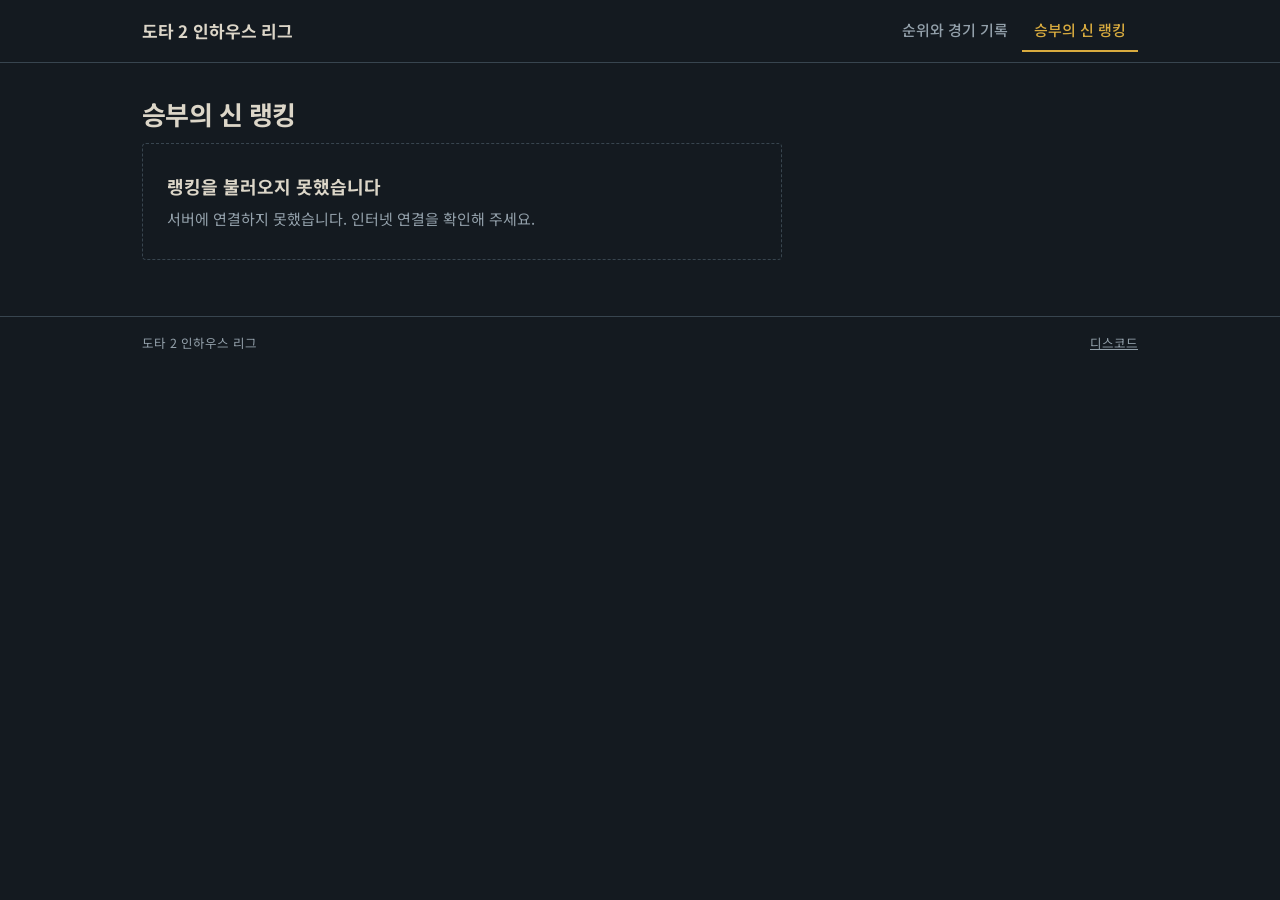
<file: rank/oracle.html>
<!doctype html>
<html lang="ko">
<head>
<meta charset="utf-8">
<meta name="viewport" content="width=device-width, initial-scale=1, viewport-fit=cover">
<title>승부의 신 랭킹 | 도타 2 인하우스 리그</title>
<meta name="description" content="도타 2 인하우스 리그 승부 예측 포인트 랭킹">
<meta name="robots" content="noindex">
<meta name="theme-color" content="#141a20">
<link rel="preconnect" href="https://fonts.googleapis.com">
<link rel="preconnect" href="https://fonts.gstatic.com" crossorigin>
<link href="https://fonts.googleapis.com/css2?family=Oswald:wght@400;500;600&family=Noto+Sans+KR:wght@400;500;700&display=swap" rel="stylesheet">
<link rel="stylesheet" href="../assets/site.css">
<style>
.status{font-size:13px;color:var(--bone-dim);display:flex;flex-wrap:wrap;gap:4px 16px;align-items:center;margin-bottom:6px}
.status .warn{color:var(--dire)}
.rule{margin:14px 0 18px;padding:0 0 0 18px;font-size:13.5px;line-height:1.75;color:var(--bone-dim)}
.swipe{margin:-8px 0 12px;font-size:12.5px;color:var(--bone-dim)}
.empty-box{border:1px dashed var(--line);border-radius:4px;padding:28px 24px;max-width:640px}
.empty-box h2{margin:0 0 6px;font-size:18px}
.empty-box p{margin:0;color:var(--bone-dim)}

/* 순위표 (순위 페이지와 같은 모양) */
.scroll{overflow-x:auto;-webkit-overflow-scrolling:touch}
table.board{width:100%;border-collapse:collapse;min-width:500px}
.board th{text-align:left;font-size:12px;font-weight:500;color:var(--bone-dim);padding:0 10px 2px;border-bottom:1px solid var(--line);white-space:nowrap}
.board td{padding:11px 10px;border-bottom:1px solid var(--line-soft);vertical-align:middle}
.board th.n,.board td.n{text-align:right}
.board tbody tr:hover td{background:var(--ink-2)}
/* 누르면 그 항목으로 정렬하는 머리글. 지금 정렬 기준은 금색과 ▲(오름차순)·▼(내림차순)로 보인다 */
.sort{background:none;border:0;padding:6px 0;display:inline-flex;align-items:center;gap:4px;color:var(--bone-dim);font-size:12px;font-weight:500;white-space:nowrap}
.sort::after{content:'↕';font-size:11px;opacity:.5}
th.n .sort{flex-direction:row-reverse}
.sort:hover{color:var(--bone)}
th[aria-sort="ascending"] .sort,th[aria-sort="descending"] .sort{color:var(--gold)}
th[aria-sort="ascending"] .sort::after{content:'▲';font-size:9px;opacity:1}
th[aria-sort="descending"] .sort::after{content:'▼';font-size:9px;opacity:1}

.c-rank{width:44px;font-family:var(--num);font-size:17px;color:var(--bone-dim)}
.c-rank.is-top{color:var(--gold)}
.c-name{font-weight:500;font-size:15.5px}
.c-points,.c-profit,.c-hits,.c-rate{font-family:var(--num);font-size:16px;font-variant-numeric:tabular-nums;white-space:nowrap}
.c-hits,.c-rate{color:var(--bone-dim)}
.c-hits small{font-size:12.5px;margin-left:2px}
.up{color:var(--rad)}
.down{color:var(--dire)}
.dim{color:var(--bone-dim)}
/* 지금 정렬 기준인 숫자를 가장 크게 (순위는 보유 포인트로 매기므로 순위로 정렬할 때도 포인트를 크게) */
.board.by-rank td.c-points,.board.by-points td.c-points{font-size:24px;color:var(--gold);line-height:1}
.board.by-profit td.c-profit,.board.by-hits td.c-hits,.board.by-rate td.c-rate{font-size:22px;line-height:1}
.board.by-hits td.c-hits,.board.by-rate td.c-rate{color:var(--gold)}
.board.by-name td.c-name{color:var(--gold)}
.board td.c-points.down{color:var(--dire)}   /* 0보다 적은 포인트는 정렬 기준이어도 붉게 */

.narrow-only{display:none}
@media (max-width:640px){
  .narrow-only{display:block}
  .board td{padding:10px 7px}
  .board th{padding:0 7px 2px}
}
</style>
</head>
<body>
<header id="site-head"></header>

<main class="wrap">
  <h1 class="page-title">승부의 신 랭킹</h1>
  <div class="status" id="status" aria-live="polite"></div>

  <div id="main" hidden>
    <ul class="rule">
      <li>일주일에 한 번, 월요일부터 오라클 봇을 통해 <span id="weekly">1,000</span> 포인트를 받을 수 있습니다.</li>
      <li>내전 팀 편성 후 20분 동안 승부 예측에 참여할 수 있습니다.</li>
      <li>본인이 참전하는 매치의 승부 예측에는 참여할 수 없습니다.</li>
      <li id="playRule" hidden>내전에 참전하면 결과가 기록될 때 승패와 상관없이 100 포인트를 받습니다.</li>
    </ul>
    <p class="swipe narrow-only">표를 옆으로 밀면 나머지 항목이 보입니다.</p>
    <div class="scroll">
      <table class="board by-rank" id="board">
        <thead>
          <tr>
            <th scope="col"><button type="button" class="sort" data-sort="rank">순위</button></th>
            <th scope="col"><button type="button" class="sort" data-sort="name">선수</button></th>
            <th scope="col" class="n"><button type="button" class="sort" data-sort="points">보유 포인트</button></th>
            <th scope="col" class="n" title="승부 예측으로 얻은 포인트에서 잃은 포인트를 뺀 값"><button type="button" class="sort" data-sort="profit">예측 손익</button></th>
            <th scope="col" class="n" title="맞힌 횟수 / 건 횟수"><button type="button" class="sort" data-sort="hits">맞힘</button></th>
            <th scope="col" class="n"><button type="button" class="sort" data-sort="rate">적중률</button></th>
          </tr>
        </thead>
        <tbody id="boardBody"></tbody>
      </table>
    </div>
  </div>

  <section class="empty-box" id="empty">
    <h2 id="emptyTitle">랭킹을 불러오는 중입니다</h2>
    <p id="emptyText"></p>
  </section>
</main>

<footer id="site-foot"></footer>

<script src="../config.js"></script>
<script src="../assets/site.js?v=17"></script>
<script>
const {api, mountChrome, setSeason, esc} = window.Site;
const $ = s => document.querySelector(s);
const REFRESH = 60;   // 화면이 보이는 동안 이만큼(초)마다 다시 읽는다
const NUM = new Intl.NumberFormat('ko-KR');
const TIME = new Intl.DateTimeFormat('ko-KR', {timeZone: 'Asia/Seoul', month: 'long', day: 'numeric', hour: 'numeric', minute: '2-digit'});
// 처음 눌렀을 때의 순서: 순위와 선수는 오름차순(1위, 가나다부터), 숫자는 큰 값부터
const FIRST_DIR = {rank: 1, name: 1, points: -1, profit: -1, hits: -1, rate: -1};

mountChrome('oracle');

let model = null, lastText = '', lastChecked = null, stale = false, timer = null;
const ui = {sort: 'rank', dir: 1};

const num = n => (n < 0 ? '−' : '') + NUM.format(Math.abs(n));
const signed = n => (n > 0 ? '+' : '') + num(n);

/* 서버가 준 순위를 화면에 쓸 모양으로. 순위는 보유 포인트로 매긴다(같으면 공동 순위) */
function prepare(data){
  const int = v => Number.isFinite(Number(v)) ? Math.round(Number(v)) : 0;
  const players = (Array.isArray(data.players) ? data.players : []).filter(p => p && typeof p === 'object').map(p => {
    const bets = Math.max(0, int(p.bets)), hits = Math.min(bets, Math.max(0, int(p.hits)));
    return {name: String(p.name || '이름 없음'), points: int(p.points), profit: int(p.profit), bets, hits,
      rate: bets ? hits / bets : null};
  });
  players.sort((a, b) => b.points - a.points || b.profit - a.profit || a.name.localeCompare(b.name, 'ko'));
  players.forEach((p, i) => { p.order = i; p.rank = i && players[i - 1].points === p.points ? players[i - 1].rank : i + 1; });
  // first: 그날의 첫 내전의 참가 포인트 (그 값을 싣지 않는 예전 봇이면 참가 포인트와 같은 것으로 본다)
  return {players, weekly: int(data.weekly), play: int(data.play), first: 'first' in data ? int(data.first) : int(data.play), updatedAt: String(data.updatedAt || '')};
}

/* 고른 항목으로 정렬한다. 값이 같으면 순위 순서를 따르고, 값이 없는 줄(한 번도 걸지 않은 사람의 적중률)은 언제나 맨 아래다 */
function sorted(){
  const key = ui.sort, dir = ui.dir;
  const value = p => key === 'rank' ? p.order : key === 'hits' ? p.hits : p[key];
  return model.players.slice().sort((a, b) => {
    const x = value(a), y = value(b);
    if(x === null || y === null) return (x === null) - (y === null) || a.order - b.order;
    if(key === 'name') return dir * a.name.localeCompare(b.name, 'ko') || a.order - b.order;
    return dir * (x - y) || a.order - b.order;
  });
}

function renderStatus(){
  const parts = ['<span>' + model.players.length + '명</span>'];
  const at = Date.parse(model.updatedAt);
  if(Number.isFinite(at)) parts.push('<span>마지막으로 바뀐 때 ' + esc(TIME.format(new Date(at))) + '</span>');
  if(stale) parts.push('<span class="warn">지금은 서버에서 새 랭킹을 받지 못하고 있습니다. 보이는 것은 마지막으로 받은 랭킹입니다.</span>');
  $('#status').innerHTML = parts.join('');
}

function renderBoard(){
  const board = $('#board');
  board.className = 'board by-' + ui.sort;
  board.querySelectorAll('th').forEach(th => {
    const b = th.querySelector('.sort');
    if(b && b.dataset.sort === ui.sort) th.setAttribute('aria-sort', ui.dir > 0 ? 'ascending' : 'descending');
    else th.removeAttribute('aria-sort');
  });
  $('#boardBody').innerHTML = sorted().map(p =>
    '<tr>' +
      '<td class="c-rank' + (p.rank === 1 ? ' is-top' : '') + '">' + p.rank + '</td>' +
      '<td class="c-name">' + esc(p.name) + '</td>' +
      '<td class="n c-points' + (p.points < 0 ? ' down' : '') + '">' + num(p.points) + '</td>' +
      '<td class="n c-profit ' + (p.profit > 0 ? 'up' : p.profit < 0 ? 'down' : 'dim') + '">' + signed(p.profit) + '</td>' +
      '<td class="n c-hits">' + (p.bets ? p.hits + '<small> / ' + p.bets + '</small>' : '<span class="dim">–</span>') + '</td>' +
      '<td class="n c-rate">' + (p.rate === null ? '<span class="dim">–</span>' : Math.round(p.rate * 100) + '%') + '</td>' +
    '</tr>').join('');
}

function renderAll(){
  if(!model.players.length){
    showEmpty('아직 랭킹에 오른 사람이 없습니다', '디스코드에서 오라클 봇의 포인트 받기를 누르거나 승부 예측에 걸면 이 랭킹에 이름이 올라옵니다.');
    return;
  }
  $('#empty').hidden = true;
  $('#main').hidden = false;
  if(model.weekly > 0) $('#weekly').textContent = NUM.format(model.weekly);
  // 참가 포인트를 주고 있을 때만 그 설명을 보인다 (주인이 0으로 두었거나, 그 값을 싣지 않는 예전 봇이면 감춘다).
  // 그날의 첫 내전에 다르게 주면 그것도 적는다
  const play = model.play, first = model.first;
  $('#playRule').hidden = !(play > 0 || first > 0);
  $('#playRule').textContent = play > 0
    ? '내전에 참전하면 결과가 기록될 때 승패와 상관없이 ' + NUM.format(play) + ' 포인트를 받습니다.'
      + (first !== play ? (first > 0 ? ' 그날의 첫 내전은 ' + NUM.format(first) + ' 포인트를 받습니다.' : ' 그날의 첫 내전은 받지 않습니다.') : '')
    : '그날의 첫 내전에 참전하면 결과가 기록될 때 승패와 상관없이 ' + NUM.format(first) + ' 포인트를 받습니다.';
  renderStatus();
  renderBoard();
}

function showEmpty(title, text){
  $('#main').hidden = true;
  $('#status').textContent = '';
  $('#empty').hidden = false;
  $('#emptyTitle').textContent = title;
  $('#emptyText').textContent = text;
}

/* 불러오기: 리그 서버의 포인트 순위(오라클 봇이 정산할 때마다 올린다) */
async function fetchBoard(){
  if(!api.ready) throw new Error('리그 서버에 연결돼 있지 않습니다.');
  const j = await api.get('oracle');
  // 예전 서버(버전 16까지)는 이 요청을 몰라 공개 상태를 대신 돌려준다
  if(!(j.oracle && Array.isArray(j.oracle.players))) throw new Error('랭킹이 아직 준비되지 않았습니다. 잠시 후 다시 열어 주세요.');
  return JSON.stringify(j.oracle);
}

async function load(){
  try{
    const text = await fetchBoard();
    lastChecked = new Date();
    stale = false;
    if(text !== lastText){
      model = prepare(JSON.parse(text));
      lastText = text;
      renderAll();
    }else if(model.players.length) renderStatus();
  }catch(err){
    if(model && model.players.length){ stale = true; renderStatus(); }
    else if(!model) showEmpty('랭킹을 불러오지 못했습니다', err.message || '잠시 후 다시 시도해 주세요.');
  }
  if(!timer) timer = setInterval(() => { if(document.visibilityState === 'visible') load(); }, REFRESH * 1000);
}
document.addEventListener('visibilitychange', () => { if(document.visibilityState === 'visible' && model) load(); });

$('#board thead').addEventListener('click', e => {
  const b = e.target.closest('.sort');
  if(!b || !model) return;
  if(ui.sort === b.dataset.sort) ui.dir = -ui.dir;
  else { ui.sort = b.dataset.sort; ui.dir = FIRST_DIR[ui.sort]; }
  renderBoard();
});

load();
if(api.ready) api.get('status').then(s => setSeason(s.season)).catch(() => {});
</script>
</body>
</html>
</file>
<file: assets/site.css>
/* 리그 사이트 공용 스타일. 색과 글꼴은 인하우스 리그 매니저와 같은 값을 쓴다. */
:root{
  color-scheme:dark;
  --ink:#141a20;
  --ink-2:#1b232b;
  --panel:#212b34;
  --panel-2:#2a353f;
  --line:#38454f;
  --line-soft:#2a353f;
  --bone:#dcd6c8;
  --bone-dim:#93a0aa;
  --faint:#6d7a84;
  --gold:#d8ab3f;
  --gold-dim:#8f7433;
  --rad:#79a63c;
  --rad-deep:#2f4618;
  --dire:#bd4438;
  --dire-deep:#5a1c15;
  --sans:'Noto Sans KR',-apple-system,'Pretendard','Apple SD Gothic Neo','Malgun Gothic',sans-serif;
  --num:'Oswald','Noto Sans KR','Arial Narrow',sans-serif;
  box-sizing:border-box;
  padding-top:env(safe-area-inset-top,0px);
  padding-bottom:env(safe-area-inset-bottom,0px);
}
*,*::before,*::after{box-sizing:inherit}
html{scroll-padding-top:env(safe-area-inset-top,0px)}
html,body{margin:0}
body{
  background:var(--ink);
  color:var(--bone);
  font-family:var(--sans);
  font-size:15px;
  line-height:1.6;
  -webkit-font-smoothing:antialiased;
  word-break:keep-all;
  overflow-wrap:anywhere;
}
[hidden]{display:none !important}
button,input,select,textarea{font:inherit;color:inherit}
button{cursor:pointer}
a{color:var(--gold)}
:focus-visible{outline:2px solid var(--gold);outline-offset:2px}
.num{font-family:var(--num);font-variant-numeric:tabular-nums;font-weight:500}
.dim{color:var(--bone-dim)}
.up{color:var(--rad)}
.down{color:var(--dire)}

/* 머리와 꼬리 */
.wrap{max-width:1040px;margin:0 auto;padding:0 22px}
.site-head{border-bottom:1px solid var(--line);background:var(--ink)}
.site-head .wrap{display:flex;flex-wrap:wrap;align-items:center;gap:8px 28px;min-height:62px;padding-top:10px;padding-bottom:10px}
.brand{display:flex;align-items:baseline;gap:10px;text-decoration:none;color:var(--bone)}
.brand b{font-size:17px;font-weight:700;letter-spacing:-.01em}
.brand .season{font-size:12.5px;color:var(--gold);border:1px solid var(--gold-dim);border-radius:3px;padding:0 7px}
.site-nav{display:flex;gap:2px;margin-left:auto}
.site-nav a{color:var(--bone-dim);text-decoration:none;padding:8px 12px;border-bottom:2px solid transparent;font-weight:500}
.site-nav a:hover{color:var(--bone)}
.site-nav a[aria-current="page"]{color:var(--gold);border-bottom-color:var(--gold)}
.site-foot{border-top:1px solid var(--line);margin-top:56px}
.site-foot .wrap{display:flex;flex-wrap:wrap;justify-content:space-between;gap:6px 18px;padding-top:16px;padding-bottom:28px;font-size:12.5px;color:var(--bone-dim)}
.site-foot a{color:var(--bone-dim)}
main.wrap{padding-top:34px}

/* 공용 덩어리 */
.page-title{margin:0 0 6px;font-size:26px;font-weight:700;letter-spacing:-.02em;line-height:1.3}
.page-lead{margin:0 0 26px;color:var(--bone-dim);max-width:62ch}
.panel{background:var(--panel);border:1px solid var(--line);border-radius:4px;padding:22px}
.panel + .panel{margin-top:18px}
.panel h2{margin:0 0 6px;font-size:16px;font-weight:700}
.panel .hint{margin:0 0 14px;color:var(--bone-dim);font-size:13.5px;max-width:70ch}
.notice{border:1px solid var(--line);border-left:3px solid var(--gold);background:var(--ink-2);border-radius:3px;padding:14px 16px}
.notice.bad{border-left-color:var(--dire)}
.notice p{margin:0}
.notice p + p{margin-top:6px}

/* 입력 */
.btn{display:inline-flex;align-items:center;justify-content:center;gap:6px;background:var(--panel-2);border:1px solid var(--line);border-radius:3px;
  padding:9px 16px;font-weight:500;text-decoration:none;color:var(--bone)}
.btn:hover{background:#33404b;border-color:#4a5a66}
.btn.gold{background:var(--gold);border-color:var(--gold);color:#241d09;font-weight:700}
.btn.gold:hover{background:#e5b849;border-color:#e5b849}
.btn.ghost{background:none}
.btn.sm{padding:5px 10px;font-size:13px}
.btn[disabled]{opacity:.45;cursor:not-allowed}
input[type=text],input[type=number],input[type=url],input[type=password],input[type=search],select,textarea{
  background:var(--ink);border:1px solid var(--line);border-radius:3px;padding:9px 11px;min-width:0;color:var(--bone)}
input::placeholder,textarea::placeholder{color:var(--faint)}
input:focus,select:focus,textarea:focus{outline:2px solid var(--gold-dim);outline-offset:-1px;border-color:var(--gold-dim)}
.seg{display:inline-flex;border:1px solid var(--line);border-radius:3px;overflow:hidden}
.seg button{background:var(--ink);border:0;padding:7px 12px;font-size:13.5px;color:var(--bone-dim)}
.seg button + button{border-left:1px solid var(--line)}
.seg button:hover{color:var(--bone)}
.seg button[aria-pressed="true"]{background:var(--panel-2);color:var(--bone)}

/* 알림 */
.toast{position:fixed;left:50%;bottom:calc(22px + env(safe-area-inset-bottom,0px));transform:translateX(-50%);
  background:var(--panel-2);border:1px solid var(--line);border-radius:3px;padding:10px 16px;font-size:14px;max-width:calc(100% - 32px);
  box-shadow:0 6px 24px rgba(0,0,0,.35);z-index:10}

@media (max-width:640px){
  .wrap{padding:0 14px}
  .site-nav{margin-left:0;width:100%}
  .site-nav a{padding:6px 10px}
  main.wrap{padding-top:24px}
  .page-title{font-size:22px}
  .panel{padding:16px}
}
</file>
<file: assets/guide.css>
/* 안내(매뉴얼) 페이지 공용 스타일: 글 모양과 디스코드 대화 예시. guide-player.html 과 guide-staff.html 이 쓴다. */
.guide{max-width:820px}
.g-eyebrow{margin:0 0 6px;font-size:12.5px;font-weight:700;letter-spacing:.08em;color:var(--gold)}
.guide .page-lead{max-width:none;margin-bottom:20px}
.guide p{margin:0 0 12px}
.guide ul,.guide ol{margin:0 0 14px;padding-left:22px}
.guide li{margin:3px 0}
.guide li > ul{margin:4px 0 6px}
.guide strong{color:#f1ecdf}
.guide code{background:var(--ink-2);border:1px solid var(--line);border-radius:3px;padding:1px 5px;
  font:13px/1.5 Consolas,'D2Coding',monospace;white-space:nowrap;color:var(--bone)}
.g-date{font-size:12.5px;color:var(--bone-dim);margin:0 0 22px}

/* 한눈에 보기: 번호가 붙은 칸 */
.guide .g-flow{list-style:none;margin:0 0 22px;padding:0;display:grid;grid-template-columns:repeat(3,1fr);gap:8px;counter-reset:flow}
.g-flow li{counter-increment:flow;margin:0;background:var(--panel);border:1px solid var(--line);border-radius:4px;padding:11px 13px 12px}
.g-flow li::before{content:counter(flow);display:block;font-family:var(--num);font-size:19px;font-weight:500;color:var(--gold);line-height:1.2}
.g-flow b{display:block;font-size:14.5px}
.g-flow span{display:block;font-size:12.5px;color:var(--bone-dim);line-height:1.45;margin-top:2px}

/* 목차 */
.g-toc{display:flex;flex-wrap:wrap;gap:6px;margin:0 0 8px}
.g-toc a{font-size:13.5px;text-decoration:none;color:var(--bone);background:var(--ink-2);border:1px solid var(--line);border-radius:3px;padding:5px 10px}
.g-toc a:hover{border-color:var(--gold-dim);color:var(--gold)}

/* 본문 */
.g-sec{margin-top:40px;padding-top:26px;border-top:1px solid var(--line);scroll-margin-top:12px}
.g-sec h2{margin:0 0 12px;font-size:20px;font-weight:700;letter-spacing:-.01em;line-height:1.5}
.g-sec h2 .n{font-family:var(--num);font-weight:500;font-size:22px;color:var(--gold);margin-right:10px}
.g-sec h2 code{font-size:15px;font-weight:400;vertical-align:1px}
.g-sec h3{margin:26px 0 8px;font-size:16px;font-weight:700}
.g-where{display:inline-block;font-size:12.5px;color:var(--bone-dim);border:1px solid var(--line);border-radius:3px;padding:0 7px;margin-left:6px;font-weight:400;vertical-align:1px;white-space:nowrap}
.guide .notice{margin:14px 0}
.guide .notice p{margin:0}
.guide .notice p + p{margin-top:6px}
.guide .notice ul{margin:6px 0 0}
.g-btns{display:flex;flex-wrap:wrap;gap:8px;margin:14px 0}

/* 명령어 표 */
.g-scroll{overflow-x:auto;-webkit-overflow-scrolling:touch;margin:0 0 16px}
table.g-table{width:100%;border-collapse:collapse;font-size:14px}
.g-table th{text-align:left;font-size:12px;font-weight:500;color:var(--bone-dim);padding:0 12px 7px 0;border-bottom:1px solid var(--line);white-space:nowrap}
.g-table td{padding:9px 12px 9px 0;border-bottom:1px solid var(--line-soft);vertical-align:top}
/* 명령어 표는 첫 칸(명령어)을 한 줄로, 봇의 답을 적은 표는 첫 칸을 넉넉하게 */
.g-table.cmds td:first-child{white-space:nowrap}
.g-table.says td:first-child{width:44%}
.g-table td:last-child,.g-table th:last-child{padding-right:0}

/* 디스코드 대화 예시 위에 붙는 설명 */
.g-fig{margin:16px 0 18px}
.g-fig figcaption{display:flex;flex-wrap:wrap;align-items:center;gap:4px 8px;margin:0 2px 7px;font-size:13.5px;color:var(--bone-dim)}
.g-fig figcaption b{flex:none;font-size:11.5px;font-weight:700;color:#241d09;background:var(--gold);border-radius:3px;padding:0 6px;line-height:19px}
.g-fig .after{margin:7px 2px 0;font-size:13px;color:var(--bone-dim)}

/* ── 디스코드 대화 예시 ─────────────────────────────── */
.dc{background:#313338;border-radius:8px;padding:0 0 12px;overflow:hidden;color:#dbdee1;font-size:15px;line-height:1.45}
.dc-title{display:flex;flex-wrap:wrap;align-items:baseline;gap:1px 10px;padding:10px 16px;border-bottom:1px solid #26272b;background:#2b2d31;
  font-weight:700;font-size:15.5px;color:#f2f3f5}
.dc-title small{font-weight:400;font-size:12.5px;color:#949ba4}
.dc-title .hash{color:#80848e;font-weight:500;margin-right:3px}
.dc-msg{display:flex;gap:14px;padding:12px 16px 2px}
.dc-msg.me{background:rgba(88,101,242,.08);border-left:3px solid #5865f2;padding-left:13px;padding-bottom:10px;margin-top:8px}
.dc-av{flex:none;width:40px;height:40px;border-radius:50%;background:#5865f2;color:#fff;display:grid;place-items:center;font-weight:700}
.dc-av.hook{background:#4e5058}
.dc-av.oracle{background:#7b4fd6}
.dc-body{min-width:0;flex:1}
.dc-head{display:flex;flex-wrap:wrap;align-items:center;gap:0 6px;margin-bottom:2px}
.dc-head b{font-weight:600;color:#f2f3f5}
.dc-head i{font-style:normal;background:#5865f2;color:#fff;font-size:10.5px;font-weight:700;border-radius:3px;padding:0 5px;line-height:16px}
.dc-head time{color:#949ba4;font-size:12px;margin-left:2px}
.dc-text{overflow-wrap:anywhere}
.dc-text strong{color:#f2f3f5}
.dc code,.guide .dc code{background:#1e1f22;border:1px solid #26272b;border-radius:4px;padding:0 4px;font:13px/1.5 Consolas,'D2Coding',monospace;white-space:nowrap;color:#dbdee1}
.dc .at,.dc .ch{background:rgba(88,101,242,.3);color:#c9cdfb;border-radius:3px;padding:0 2px;font-weight:500}
.dc .at{white-space:nowrap}
.dc .role{background:rgba(216,171,63,.2);color:#ecc970;border-radius:3px;padding:0 2px;font-weight:500;white-space:nowrap}
.dc .ts{background:rgba(255,255,255,.07);border-radius:3px;padding:0 2px}
.dc .link{color:#00a8fc}
.dc .sub{font-size:12.5px;color:#949ba4}
.dc .edited{font-size:11px;color:#949ba4}
.dc .cut{color:#949ba4;font-style:italic}
.dc-only{font-size:12px;color:#949ba4;margin-top:4px}
.dc-used{display:flex;flex-wrap:wrap;align-items:center;gap:5px;padding:12px 16px 0 36px;margin-bottom:-8px;font-size:13px;color:#b5bac1}
.dc-used::before{content:'';width:28px;height:10px;border-left:2px solid #4e5058;border-top:2px solid #4e5058;border-top-left-radius:6px;margin:8px 2px 0 0}
.dc-used b{color:#f2f3f5;font-weight:600}
.dc-mini{width:16px;height:16px;border-radius:50%;background:#d8ab3f;color:#1e1f22;font-size:10px;font-weight:700;display:grid;place-items:center}
.dc-cmd{background:rgba(88,101,242,.3);color:#c9cdfb;border-radius:3px;padding:0 3px;font-weight:500;white-space:nowrap}
.dc-sep{margin:20px 16px 2px;border-top:1px solid #3f4147;text-align:center;height:0}
.dc-sep span{position:relative;top:-10px;background:#313338;color:#949ba4;font-size:12px;padding:0 8px}
.dc-sep.first{margin-top:22px}
.dc-pre{margin:4px 0 0;background:#1e1f22;border:1px solid #26272b;border-radius:4px;padding:7px 9px;font:12.5px/1.5 Consolas,'D2Coding',monospace;white-space:pre-wrap;overflow-wrap:anywhere}
/* 글에 달린 버튼 */
.dc-btns{display:flex;flex-wrap:wrap;gap:8px;margin-top:8px}
.dc-btn{border-radius:8px;padding:6px 16px;font-size:14px;font-weight:500;color:#fff;white-space:nowrap}
.dc-btn.ok{background:#248046}
.dc-btn.gray{background:#4e5058}
.dc-btn.no{background:#da373c}
.dc-btn.blue{background:#5865f2}
/* 입력 칸: 명령어를 어떻게 넣는지 */
.dc-input{display:flex;flex-wrap:wrap;align-items:center;gap:5px 6px;margin:12px 16px 0;background:#383a40;border-radius:8px;padding:8px 12px;font-size:14.5px}
.dc-input .lab{font-size:11px;font-weight:700;color:#949ba4;border:1px solid #4e5058;border-radius:3px;padding:0 5px;line-height:17px;margin-right:2px}
.dc-input .opt{background:#1e1f22;border-radius:4px;padding:1px 7px;white-space:nowrap}
.dc-input .opt b{color:#949ba4;font-weight:500;margin-right:5px}

@media (max-width:640px){
  .g-sec{margin-top:32px;padding-top:22px}
  .g-sec h2{font-size:18px}
  .g-flow{grid-template-columns:repeat(2,1fr)}
  .dc{font-size:14px;border-radius:6px}
  .dc-title{padding:9px 12px}
  .dc-msg{gap:10px;padding:10px 12px 2px}
  .dc-msg.me{padding-left:9px}
  .dc-av{width:32px;height:32px;font-size:13px}
  .dc-used{padding-left:24px;padding-right:12px}
  .dc-used::before{width:20px}
  .dc-input{margin:10px 12px 0}
  .dc-sep{margin-left:12px;margin-right:12px}
}
</file>
